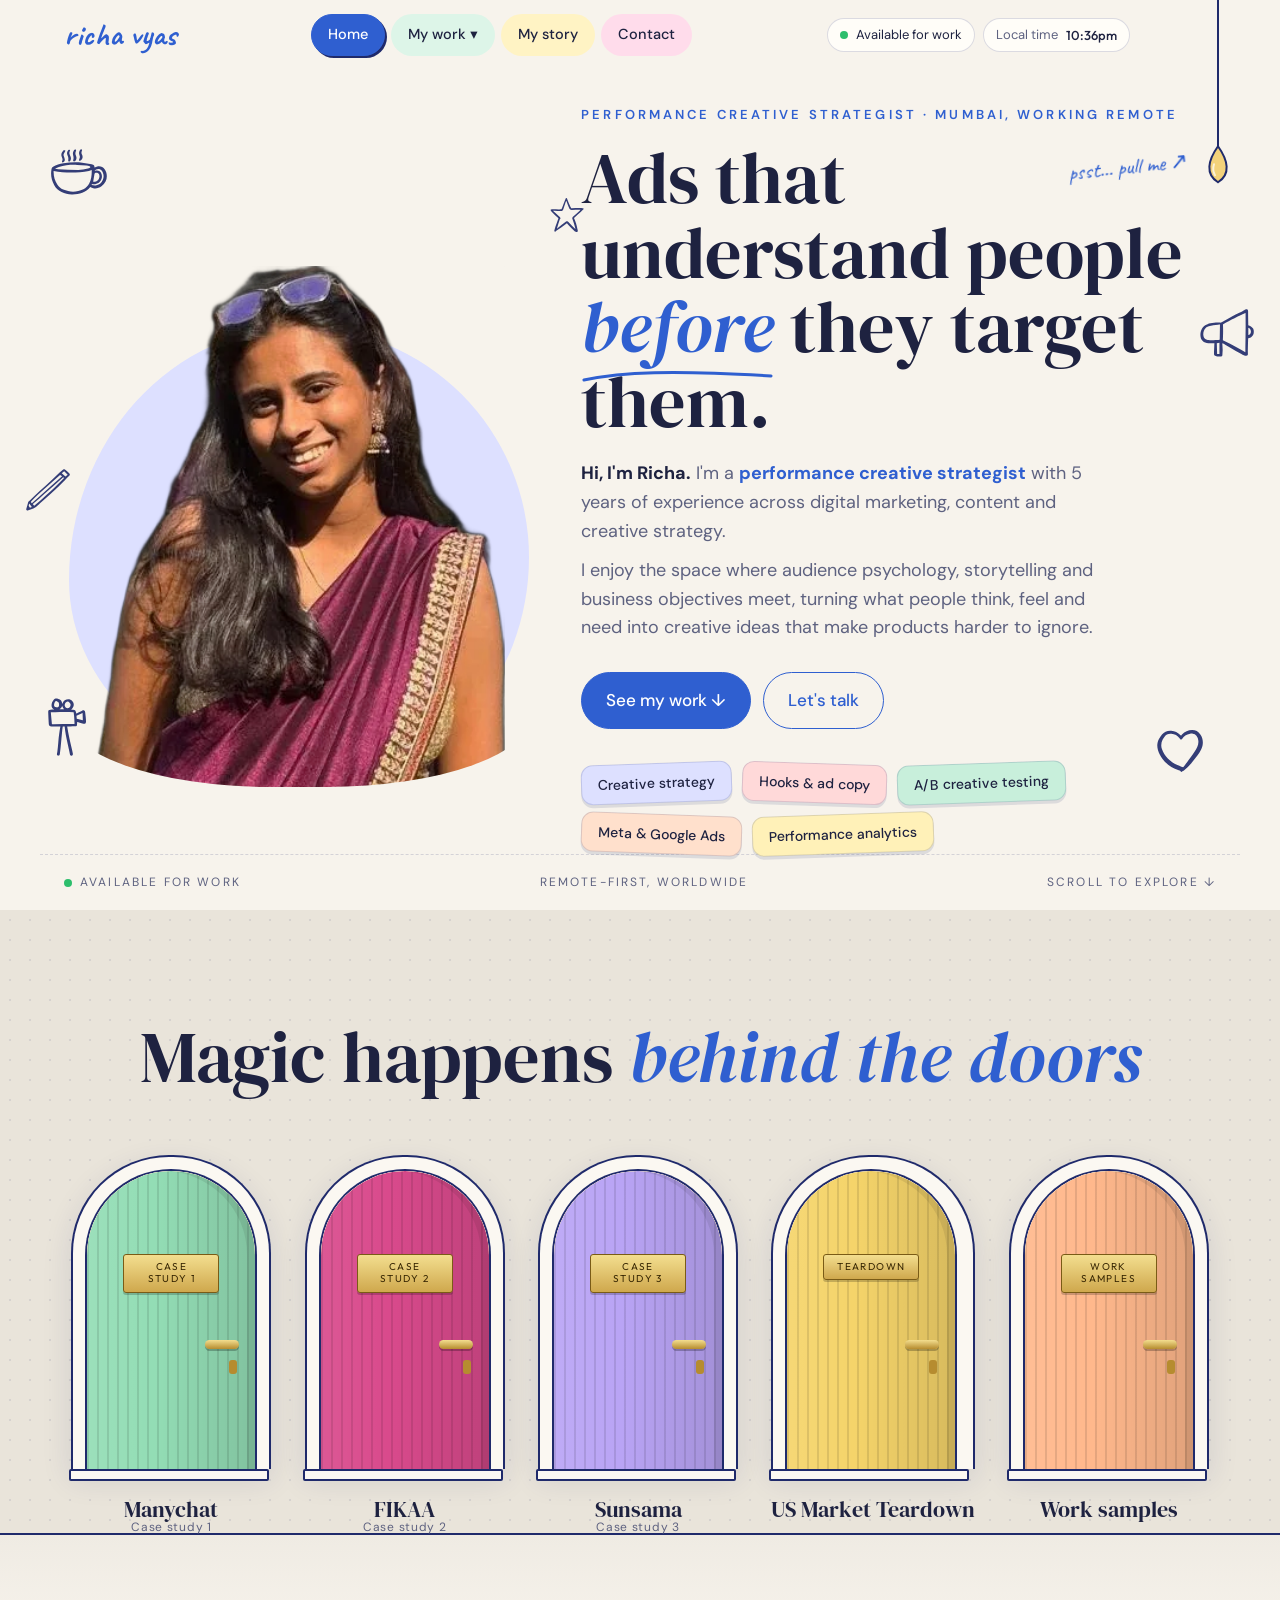
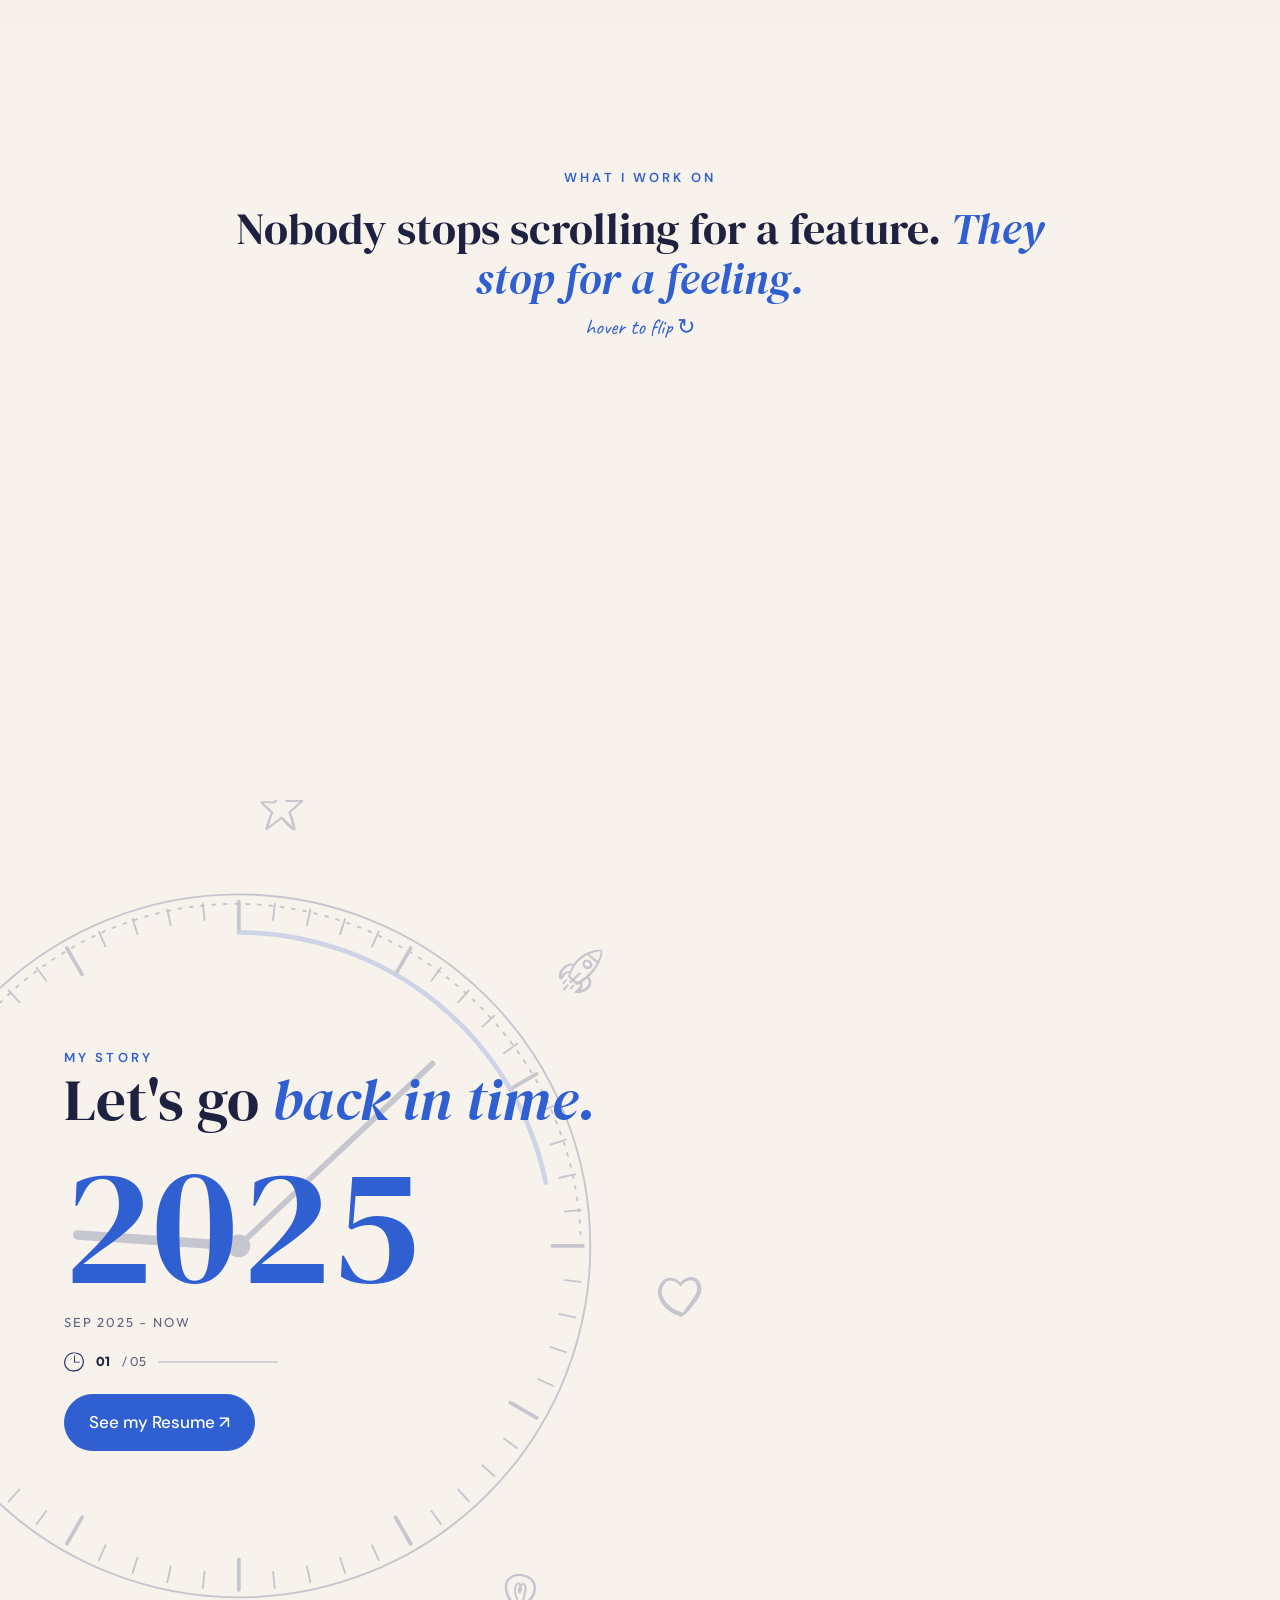
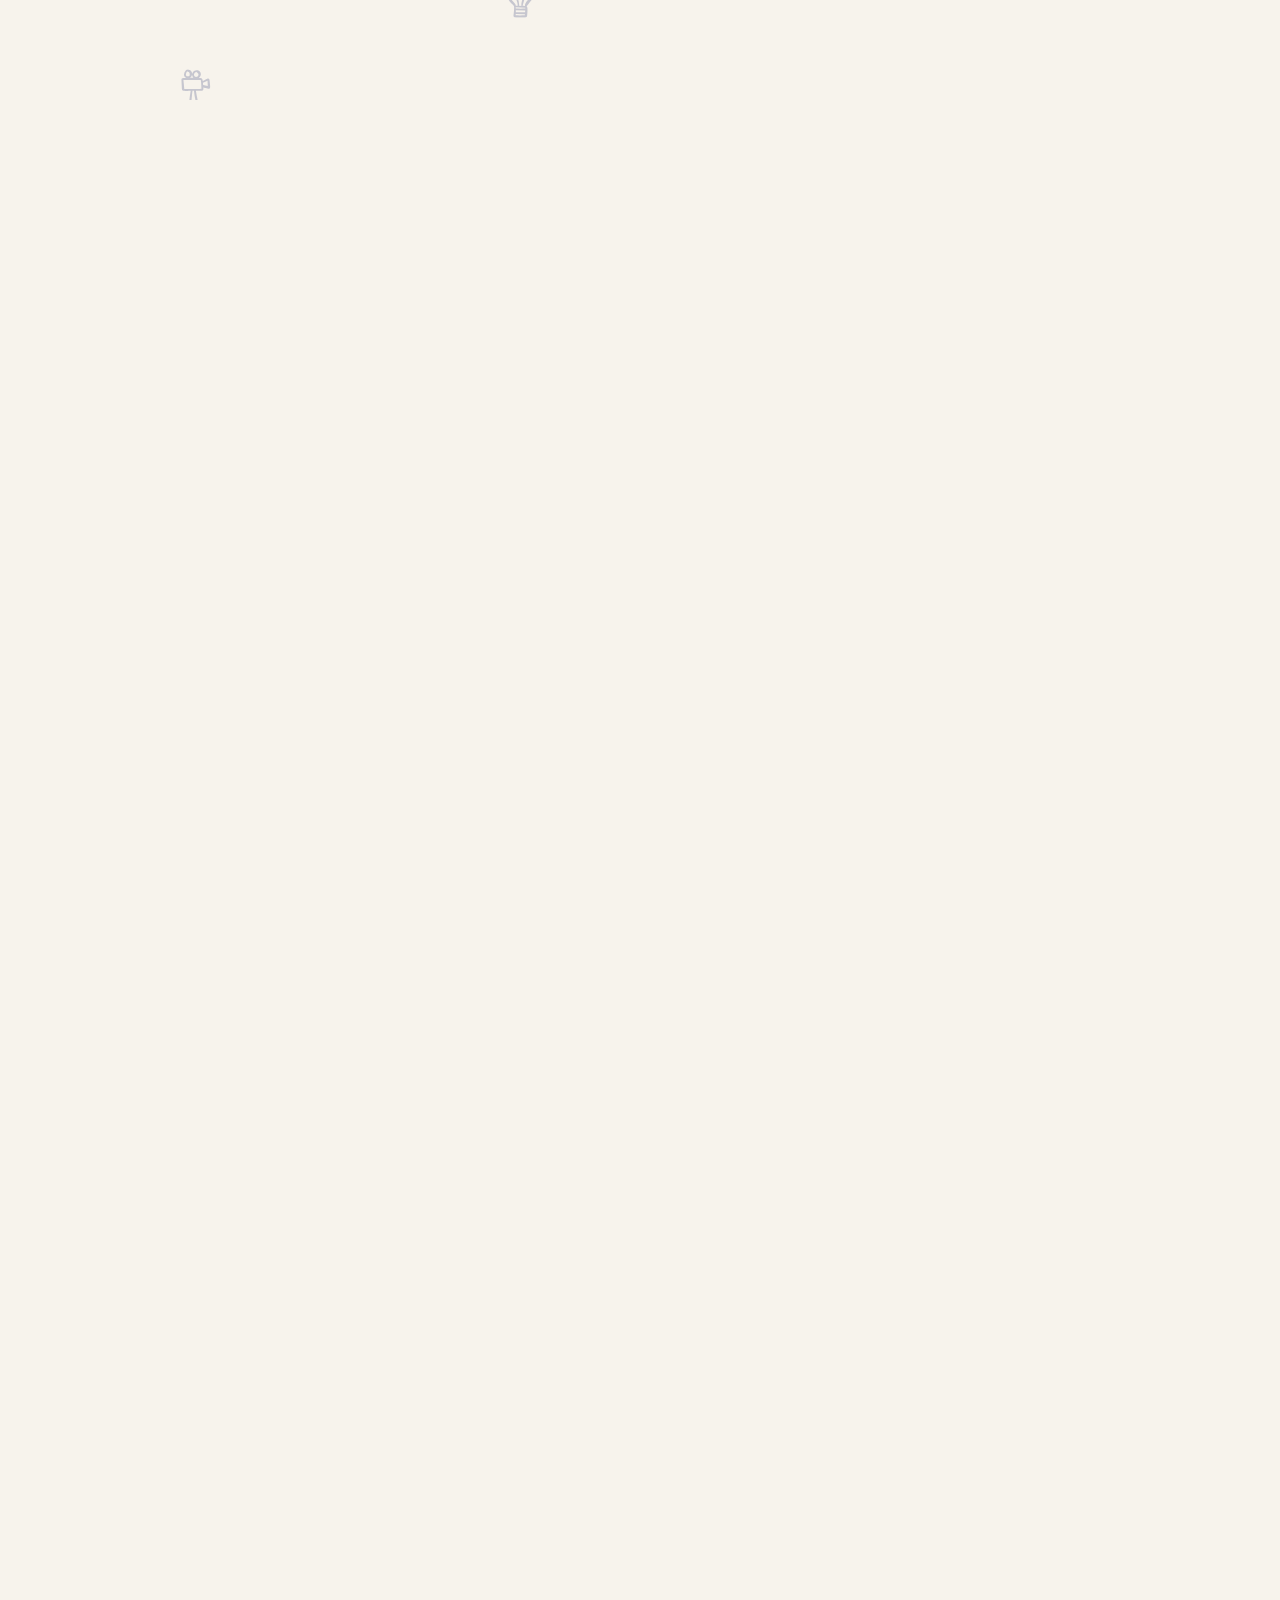
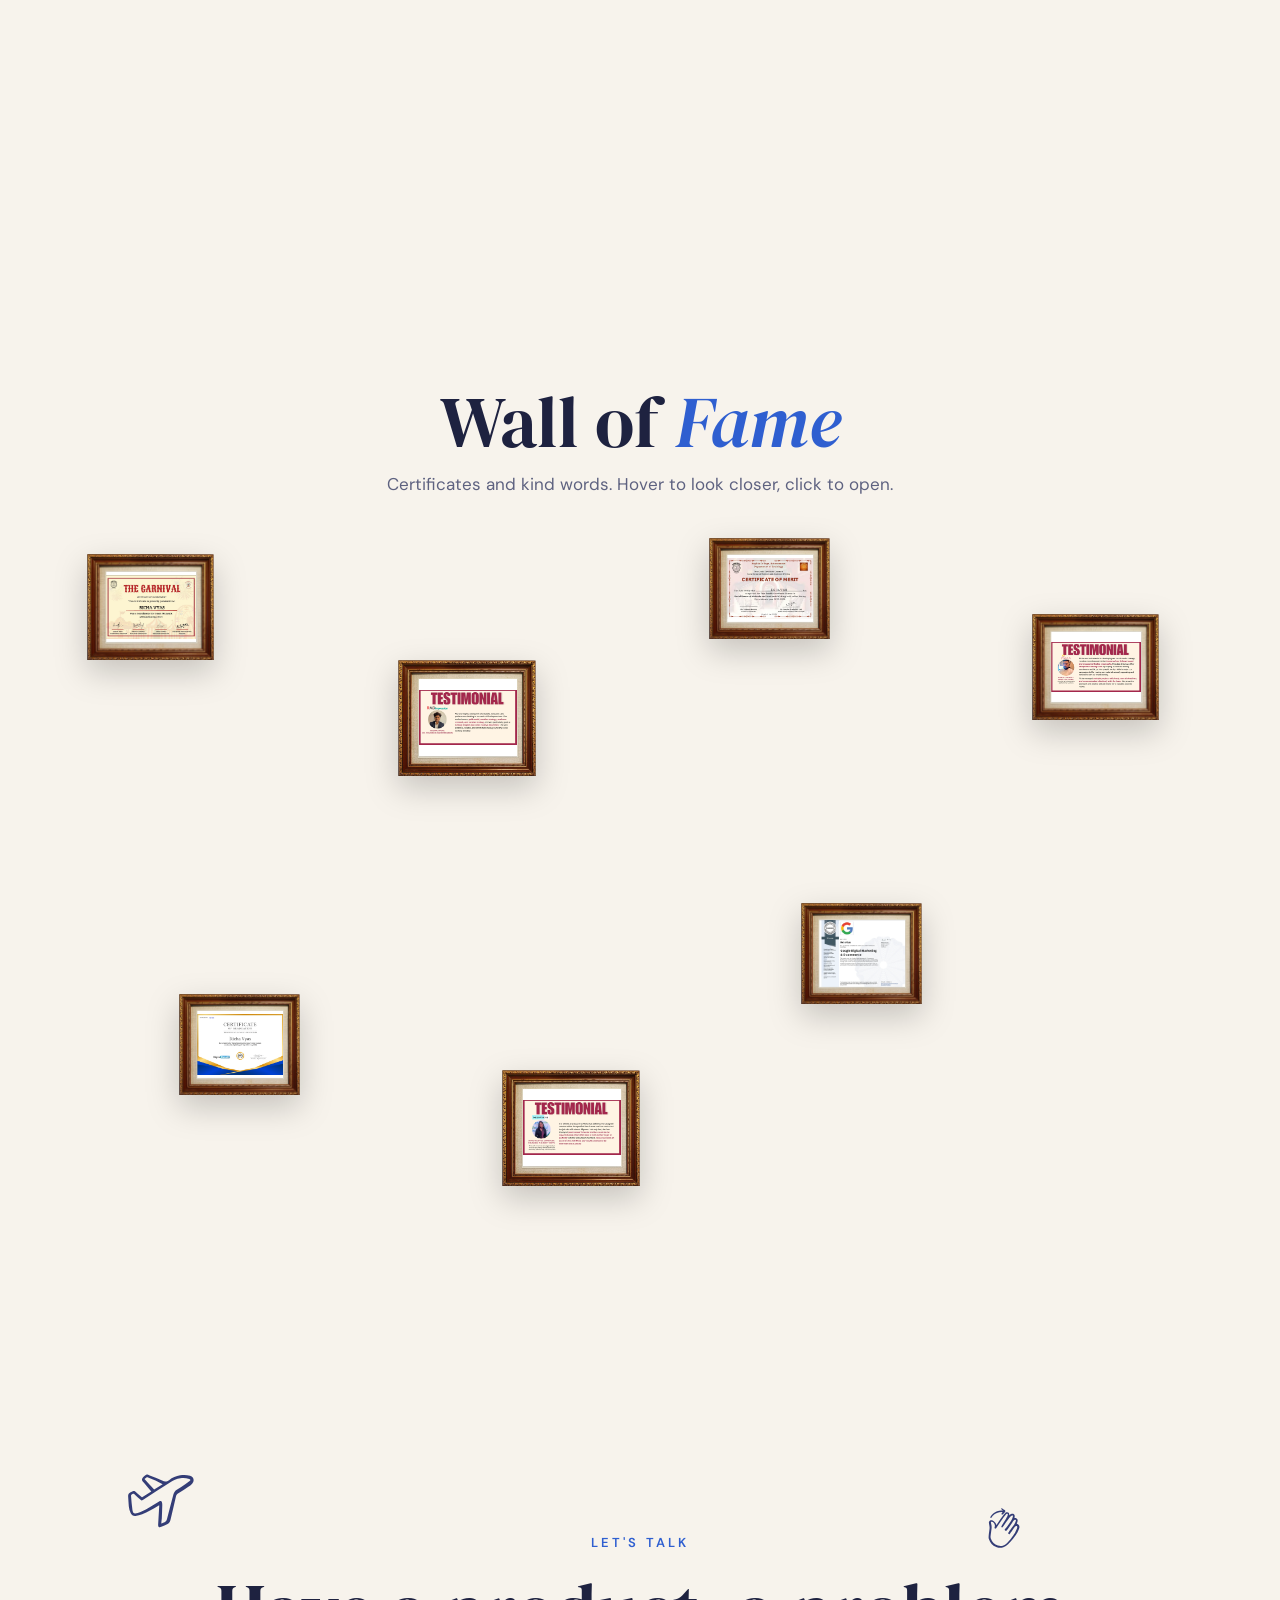
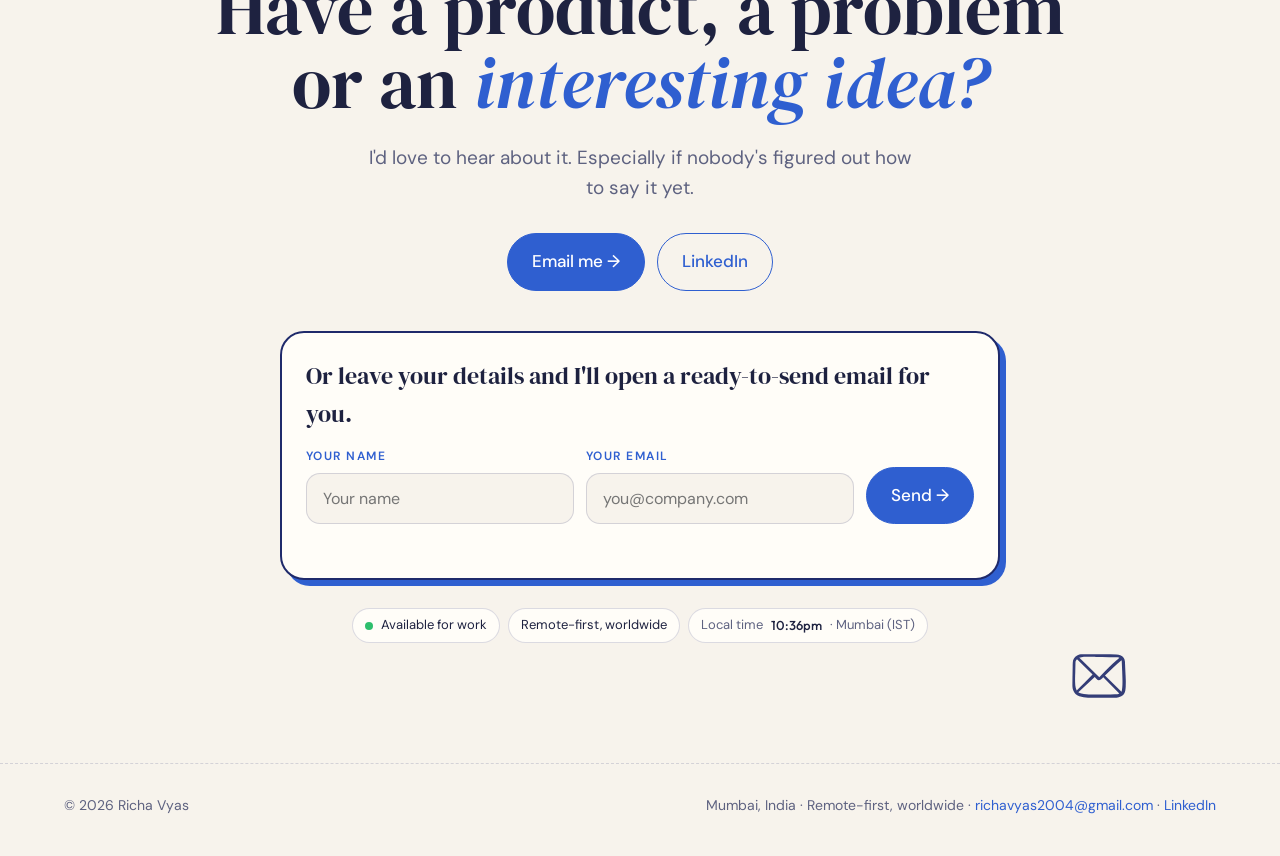
<file: index.html>
<!doctype html>
<html lang="en">
<head>
<meta charset="utf-8">
<meta name="viewport" content="width=device-width, initial-scale=1">
<title>Richa Vyas · Performance Creative Strategist</title>
<meta name="description" content="Ads that understand people before they target them. Performance creative strategist, Mumbai, remote-first.">
<link rel="preconnect" href="https://fonts.googleapis.com"><link rel="preconnect" href="https://fonts.gstatic.com" crossorigin>
<link href="https://fonts.googleapis.com/css2?family=Instrument+Serif:ital@0;1&family=DM+Sans:opsz,wght@9..40,400;9..40,500;9..40,600&family=DM+Mono:wght@400;500&family=Caveat:wght@500;700&display=swap" rel="stylesheet">
<script>try{const t=localStorage.getItem("theme");if(t)document.documentElement.dataset.theme=t}catch(e){}</script>
<link rel="stylesheet" href="assets/site.css">
<style>
/* ---------- hero ---------- */
.hero{min-height:100vh;padding:100px 0 0;display:flex;flex-direction:column;overflow:hidden}
.hero-grid{flex:1;display:grid;grid-template-columns:.85fr 1.15fr;gap:48px;align-items:center;width:100%}
.photo{position:relative;display:flex;justify-content:center;align-items:flex-end;height:min(70vh,620px)}
.photo .blob{position:absolute;bottom:0;left:50%;width:min(100%,460px);aspect-ratio:1;translate:-50% 0;border-radius:50% 50% 46% 54%/55% 50% 50% 45%;background:var(--lav)}
:root[data-theme="dark"] .photo .blob{background:#2A3266}
.photo .zoom{position:relative;height:100%;display:flex;align-items:flex-end;padding:0 6%;cursor:zoom-in;border-radius:0 0 44% 44%/0 0 12% 12%;overflow:hidden}
.photo img{height:84%;width:auto;transition:transform .6s cubic-bezier(.2,.8,.2,1);transform-origin:50% 100%}
.photo .zoom:hover img{transform:scale(1.1)}
.hero h1{font-size:clamp(44px,5.6vw,80px);margin:14px 0 20px}
.hero h1 .ul{position:relative;white-space:nowrap}
.hero h1 .ul svg{position:absolute;left:0;bottom:-10px;width:100%;height:18px;fill:none;stroke:var(--blue);stroke-width:3;stroke-linecap:round}
.hero p.sub{max-width:540px;color:var(--muted);font-size:18px}
.stickers{display:flex;flex-wrap:wrap;gap:10px;margin-top:34px;max-width:560px}
.stk{padding:8px 16px;border-radius:12px;font-size:14px;font-weight:500;color:var(--on-pastel);border:1.5px solid rgba(31,42,107,.15);box-shadow:0 3px 0 rgba(31,42,107,.12);transition:transform .25s}
.stk:nth-child(odd){transform:rotate(-2deg)}.stk:nth-child(even){transform:rotate(2deg)}
.stk:hover{transform:rotate(0) scale(1.08)}
.hero-bar{display:flex;justify-content:space-between;align-items:center;gap:16px;padding:18px 24px;border-top:1.5px dashed var(--line);font-size:12px;letter-spacing:.18em;text-transform:uppercase;color:var(--muted);max-width:1200px;margin:0 auto;width:100%;flex-wrap:wrap}
.hero-bar span{display:inline-flex;align-items:center;gap:8px}



/* ---------- doors ---------- */
.doors{background:var(--wall);padding:110px 0 0;overflow:hidden}
.doors__tex{position:absolute;inset:0;background-image:radial-gradient(var(--line) 1px,transparent 1px);background-size:20px 20px;opacity:.6}
.doors__wall{position:relative;transform-origin:50% 60%;will-change:transform}
.doors h2{text-align:center;position:relative}
.doors__hint{display:none;text-align:center;font-family:var(--hand);font-size:22px;color:var(--blue)}
.doors__row{list-style:none;display:flex;justify-content:center;align-items:flex-end;gap:clamp(16px,2.6vw,36px);margin-top:60px;position:relative;padding:0 24px}
.unit{--w:172px;--h:300px;position:relative;transition:opacity .45s,filter .45s,transform .45s}
.doors__row:has(.unit:hover) .unit:not(:hover){opacity:.38;filter:saturate(.5) blur(.6px)}
.unit:hover{transform:translateY(-6px)}
.doorway{display:block;position:relative;cursor:pointer}
.casing{display:block;padding:12px 12px 0;background:var(--casing);border:2px solid var(--ink);border-bottom:0;border-radius:calc(var(--w)/2 + 12px) calc(var(--w)/2 + 12px) 0 0;box-shadow:0 10px 30px rgba(31,42,107,.12)}
.opening{display:block;position:relative;width:var(--w);height:var(--h);border-radius:calc(var(--w)/2) calc(var(--w)/2) 0 0;overflow:hidden;perspective:900px;border:2px solid var(--ink);border-bottom:0}
.room{position:absolute;inset:0;background:radial-gradient(ellipse at 50% 70%,#FFFFFF 0%,#FFF6DD 45%,#FFE2A8 100%)}
.door{position:absolute;inset:0;background:var(--door);transform-origin:left center;transition:transform 1s cubic-bezier(.55,.05,.2,1);background-image:repeating-linear-gradient(90deg,rgba(0,0,0,.1) 0 2px,transparent 2px 10px),linear-gradient(90deg,rgba(255,255,255,.08),transparent 40%,rgba(0,0,0,.12));border-radius:inherit;box-shadow:inset -8px 0 0 rgba(0,0,0,.08)}
.plate{position:absolute;left:50%;top:28%;translate:-50% 0;padding:6px 10px;min-width:96px;text-align:center;background:linear-gradient(#F3DE8F,#CFA84D);border:1.5px solid #7A5B16;border-radius:3px;font-family:var(--mono);font-size:10px;letter-spacing:.14em;text-transform:uppercase;color:#3B2A05;line-height:1.25;box-shadow:0 2px 0 rgba(0,0,0,.2)}
.handle{position:absolute;right:16px;top:57%;width:34px;height:40px}
.handle__lever{position:absolute;right:0;top:0;width:34px;height:9px;border-radius:5px;background:linear-gradient(#F3DE8F,#B68C2F);transform-origin:right center;transition:transform .3s cubic-bezier(.3,1.5,.5,1);box-shadow:0 2px 0 rgba(0,0,0,.25)}
.handle__lock{position:absolute;right:2px;top:20px;width:8px;height:14px;border-radius:3px;background:#B68C2F}
.enter{position:absolute;left:50%;top:44%;translate:-50% 0;background:rgba(16,20,43,.85);color:#fff;font-size:11px;padding:5px 10px;border-radius:999px;white-space:nowrap;opacity:0;transform:translateY(6px);transition:.3s}
.unit:hover .enter{opacity:1;transform:none}
.sill{display:block;height:12px;width:calc(var(--w) + 28px);margin-left:-2px;background:var(--casing);border:2px solid var(--ink);border-radius:2px}
.pool{position:absolute;left:50%;bottom:-60px;width:calc(var(--w)*1.8);height:80px;translate:-50% 0;background:radial-gradient(ellipse at 50% 0,rgba(255,236,180,.9),transparent 70%);opacity:0;transition:opacity .8s;pointer-events:none}
.dlabel{text-align:center;margin-top:16px;font-family:var(--serif);font-size:22px;line-height:1.1}
.dlabel small{display:block;font-family:var(--sans);font-size:12px;color:var(--muted);letter-spacing:.06em}
.doors__floor{height:110px;margin-top:-1px;background:linear-gradient(var(--bg2),var(--bg));border-top:2px solid var(--ink)}
.dinfo{position:absolute;z-index:4;width:270px;padding:20px 22px;background:var(--surface);border:2px solid var(--ink);border-radius:18px;box-shadow:6px 6px 0 var(--ink);opacity:0;transform:translateY(8px);transition:opacity .3s,transform .3s;pointer-events:none}
.dinfo.on{opacity:1;transform:none}
.dinfo h3{font-size:28px}
.dinfo .t{font-family:var(--mono);font-size:11px;letter-spacing:.12em;text-transform:uppercase;color:var(--muted);margin:2px 0 10px}
.dinfo ul{list-style:none;font-size:14px;display:grid;gap:6px}
.dinfo li{display:flex;gap:8px;align-items:flex-start}
.dinfo li::before{content:"✓";flex:none;width:18px;height:18px;border-radius:50%;background:var(--mint);color:var(--on-pastel);font-size:11px;display:grid;place-items:center;margin-top:2px}
.unit.is-opening .handle__lever{transform:rotate(38deg)}
.unit.is-opening .door{transform:rotateY(-82deg)}
.unit.is-opening .pool{opacity:1}
.doors.entering .unit:not(.is-opening){opacity:.25}
.doors.entering .dinfo{opacity:0}
.doors__wall.zoom{transition:transform 1.25s cubic-bezier(.7,0,.2,1)}
.veil{position:fixed;inset:0;z-index:250;background:#FFFDF6;opacity:0;pointer-events:none;transition:opacity .45s}
.veil.on{opacity:1}

/* ---------- what I work on: flip cards ---------- */
.work{padding:120px 0 110px;text-align:center}
.work .lead{font-family:var(--serif);font-size:clamp(28px,3.4vw,44px);line-height:1.15;max-width:820px;margin:14px auto 6px}
.work .hint{font-family:var(--hand);font-size:22px;color:var(--blue)}
.flips{display:grid;grid-template-columns:repeat(4,1fr);gap:18px;margin-top:44px;text-align:left}
.flip{perspective:1000px;min-height:300px}
.flip__in{position:relative;height:100%;min-height:300px;transition:transform .8s cubic-bezier(.3,1.2,.4,1);transform-style:preserve-3d}
.flip:hover .flip__in,.flip:focus-within .flip__in{transform:rotateY(180deg)}
.flip__f,.flip__b{position:absolute;inset:0;backface-visibility:hidden;-webkit-backface-visibility:hidden;border:2px solid var(--ink);border-radius:22px;padding:24px;display:flex;flex-direction:column;gap:12px;color:var(--on-pastel)}
.flip__f{background:var(--fc)}
.flip__f .ic{width:52px;height:52px;color:#1F2A6B}
.flip__f h3{font-family:var(--sans);font-weight:600;font-size:21px;line-height:1.2}
.flip__f p{font-size:15px}
.flip__b{transform:rotateY(180deg);background:var(--blue);color:#fff;justify-content:center;font-family:var(--serif);font-size:26px;line-height:1.2;box-shadow:6px 6px 0 var(--ink)}
:root[data-theme="dark"] .flip__b{color:#10142B}

/* ---------- timeline ---------- */
.story__track{height:calc(var(--n) * 75vh + 100vh)}
.story__pin{position:sticky;top:0;height:100vh;overflow:hidden}
.story__stage{position:relative;height:100%;display:grid;grid-template-columns:1fr 1.05fr;gap:60px;align-items:center}
.story__clock{position:relative}
.dial{position:absolute;left:50%;top:50%;width:min(92vh,760px);aspect-ratio:1;translate:-62% -50%;pointer-events:none;color:var(--ink);opacity:.22}
:root[data-theme="dark"] .dial{opacity:.3}
.dial svg{width:100%;height:100%;overflow:visible}
.dial .ring{fill:none;stroke:currentColor;stroke-width:2;stroke-linecap:round}
.dial .prog{fill:none;stroke:var(--c);transition:stroke .6s;stroke-width:5;stroke-linecap:round;opacity:.9}
.dial .hand{stroke:currentColor;stroke-linecap:round;transform-origin:400px 400px}
.orbit{position:absolute;inset:0;transform-origin:50% 50%}
.orbit .ic{position:absolute;width:44px;height:44px;margin:-22px 0 0 -22px}
.story__in{position:relative}
.story__h{font-size:clamp(38px,4.6vw,60px)}
.story__pin{--c:var(--blue)}
.story__yr{display:flex;font-family:var(--serif);font-size:clamp(90px,13vw,180px);line-height:1;margin:12px 0 4px;color:var(--c);transition:color .6s}
.dg{display:inline-block;height:1em;overflow:hidden}
.dg__c{display:block;transition:transform .7s cubic-bezier(.6,0,.2,1)}
.dg__c i{display:block;height:1em;font-style:normal;line-height:1}
.story__when{font-family:var(--mono);font-size:13px;letter-spacing:.14em;text-transform:uppercase;color:var(--muted)}
.story__meter{display:flex;align-items:center;gap:12px;margin-top:18px;font-family:var(--mono);font-size:13px}
.story__meter .ic{width:20px;height:20px}
.story__bar{width:120px;height:2px;background:var(--line);position:relative;overflow:hidden;border-radius:2px}
.story__bar i{position:absolute;inset:0;background:var(--blue);transform-origin:left;transform:scaleX(0)}
.story__list{position:relative;height:100%;overflow:hidden;-webkit-mask:linear-gradient(transparent,#000 9%,#000 91%,transparent);mask:linear-gradient(transparent,#000 9%,#000 91%,transparent)}
.story__rail{position:absolute;left:0;top:0;bottom:0;width:2px;background:var(--line)}
.story__fill{position:absolute;left:0;top:0;width:2px;height:0;background:var(--c);transition:background .6s}
.story__dot{position:absolute;left:-9px;top:0;width:20px;height:20px;border-radius:50%;background:var(--c);border:4px solid var(--bg);box-shadow:0 0 0 2px var(--c),0 0 0 8px color-mix(in srgb,var(--c) 22%,transparent);margin-top:-10px;transition:background .6s,box-shadow .6s;z-index:2}
.story__items{position:absolute;left:0;right:0;top:0;will-change:transform}
.story__cta{margin-top:22px}
.item{padding:0 0 64px 36px;opacity:.28;transition:opacity .5s}
.item.on{opacity:1}
.item .w{font-family:var(--mono);font-size:12px;letter-spacing:.14em;text-transform:uppercase;color:var(--muted)}
.item h3{font-family:var(--serif);font-weight:400;font-size:clamp(38px,4vw,54px);margin:4px 0 4px;line-height:1;color:var(--c)}
.item .w{color:var(--c)!important;font-weight:500}
.item .r{font-size:14px;color:var(--muted);margin-bottom:12px}
.item ul{list-style:none;display:grid;gap:8px}
.item li{display:flex;align-items:baseline;gap:12px;font-size:15px;color:var(--muted)}
.item li b{font-family:var(--serif);font-weight:400;font-size:30px;color:var(--text);min-width:96px;line-height:1}

/* ---------- wall of fame: plain wall, small frames, spaced apart (from reference) ---------- */
.fame{padding:110px 0 90px;overflow:hidden}
.fame h2,.fame .sub{text-align:center;position:relative;z-index:3}
.fame .sub{color:var(--muted);margin-top:12px}
.board{position:relative;z-index:2;height:760px;margin-top:40px}
.pf{position:absolute;cursor:zoom-in;transition:filter .4s;will-change:transform;filter:drop-shadow(0 12px 16px rgba(0,0,0,.2))}
.pf .pf__s{position:relative;transition:transform .45s cubic-bezier(.2,.8,.2,1)}
.pf:hover{z-index:5;filter:drop-shadow(0 22px 30px rgba(0,0,0,.28))}
.pf:hover .pf__s{transform:scale(1.18)}
.pf img.fr{position:relative;width:100%;height:auto;z-index:2;pointer-events:none}
.pf__in{position:absolute;left:14.9%;top:16.5%;width:71.3%;height:66.8%;z-index:1;background:#FBF8F1;display:flex;flex-direction:column;align-items:center;justify-content:center;text-align:center;padding:6px;color:#1E2240;gap:2px;overflow:hidden}
.pf__in .ic{width:34%;height:auto;aspect-ratio:1;color:#2F5FD0;opacity:.6}
.pf__in b{font-family:var(--serif);font-weight:400;font-size:clamp(12px,1vw,15px);line-height:1.1}
.pf__in small{font-size:9px;letter-spacing:.12em;text-transform:uppercase;color:#6B6F8A}
.pf__in img{width:100%;height:100%;object-fit:contain;background:#fff}
.pf__in.has-img{padding:0}
.lightbox .pf{position:relative;cursor:default;width:100%;filter:none}
.lightbox .pf:hover .pf__s{transform:none}
.lightbox .pf__in b{font-size:30px}.lightbox .pf__in small{font-size:13px}

/* ---------- contact ---------- */
.contact{padding:140px 0 120px;text-align:center;overflow:hidden}
.contact h2{max-width:900px;margin:16px auto 22px}
.contact p{max-width:560px;margin:0 auto;color:var(--muted);font-size:19px}
.contact .btns{justify-content:center}
.mail{max-width:720px;margin:40px auto 0;padding:24px;border:2px solid var(--ink);border-radius:24px;background:var(--surface);box-shadow:6px 6px 0 var(--blue);text-align:left}
.mail__t{font-family:var(--serif);font-size:24px!important;color:var(--text)!important;margin:0 0 14px!important;max-width:none!important}
.mail__row{display:grid;grid-template-columns:1fr 1fr auto;gap:12px;align-items:end}
.mail label span{display:block;font-size:12px;letter-spacing:.12em;text-transform:uppercase;color:var(--blue);font-weight:600;margin-bottom:6px}
.mail input{width:100%;font:inherit;font-size:16px;padding:12px 16px;border-radius:14px;border:1.5px solid var(--line);background:var(--bg);color:var(--text)}
.mail input:focus{outline:2px solid var(--blue);outline-offset:1px}
.mail .btn{margin:0;justify-content:center}
.mail__msg{font-size:15px!important;margin:12px 0 0!important;min-height:1.2em;max-width:none!important}
@media (max-width:700px){.mail__row{grid-template-columns:1fr}}
.contact .chips{justify-content:center;margin-top:28px;flex-wrap:wrap}

@media (max-width:900px){
  .hero-grid{grid-template-columns:1fr;gap:20px}
  .photo{height:400px;order:2}
  .doors__hint{display:block;margin-top:8px}
  .doors__row{justify-content:flex-start;overflow-x:auto;scroll-snap-type:x mandatory;padding:20px 24px 10px;scrollbar-width:none}
  .unit{scroll-snap-align:center;flex:none}
  .dinfo{display:none}
  .story__stage{grid-template-columns:1fr;grid-template-rows:auto 1fr;gap:10px;padding-top:90px}
  .story__yr{font-size:84px}
  .dial{translate:-50% -50%;width:110vw;opacity:.12}
  .board{height:auto;display:grid;grid-template-columns:1fr 1fr;gap:26px;padding:0 24px}
  .pf{position:relative!important;left:auto!important;top:auto!important;width:auto!important;transform:none!important}
  .flips{grid-template-columns:1fr 1fr}
}
@media (max-width:520px){.flips{grid-template-columns:1fr}.unit{--w:150px;--h:260px}.hero .doodle{opacity:.25;transform:scale(.7)}}
</style>
</head>
<body data-page="home">
<script src="assets/doodles.js"></script>

<main>
<!-- HERO -->
<header class="hero" id="home">
  <svg class="doodle ic" style="top:16%;left:4%;width:56px;height:56px"><use href="#i-coffee-cup-1"/></svg>
  <svg class="doodle ic" style="top:22%;left:43%;width:34px;height:34px;animation-delay:-2s"><use href="#i-star"/></svg>
  <svg class="doodle ic" style="bottom:16%;left:3%;width:58px;height:58px;animation-delay:-3s"><use href="#i-camera"/></svg>
  <svg class="doodle ic" style="top:34%;right:2%;width:54px;height:54px;animation-delay:-1s"><use href="#i-megaphone"/></svg>
  <svg class="doodle ic" style="bottom:14%;right:6%;width:46px;height:46px;animation-delay:-4s"><use href="#i-heart"/></svg>
  <svg class="doodle ic" style="bottom:28%;left:37%;width:40px;height:40px;animation-delay:-5s"><use href="#i-bulb"/></svg>
  <svg class="doodle ic" style="top:52%;left:2%;width:44px;height:44px;animation-delay:-2.5s"><use href="#i-pencil"/></svg>

  <div class="wrap hero-grid">
    <div class="photo reveal">
      <div class="blob"></div>
      <div class="zoom" id="zoom"><img src="assets/me.png" alt="Richa Vyas smiling, in a purple saree"></div>
    </div>
    <div class="reveal">
      <span class="eyebrow">Performance Creative Strategist · Mumbai, working remote</span>
      <h1>Ads that understand people <span class="ul"><em>before</em><svg viewBox="0 0 200 18" preserveAspectRatio="none"><path d="M3 12c40-8 90-10 194-4"/></svg></span> they target them.</h1>
      <p class="sub"><b style="color:var(--text)">Hi, I'm Richa.</b> I'm a <b style="color:var(--blue)">performance creative strategist</b> with 5 years of experience across digital marketing, content and creative strategy.</p>
      <p class="sub" style="margin-top:10px">I enjoy the space where audience psychology, storytelling and business objectives meet, turning what people think, feel and need into creative ideas that make products harder to ignore.</p>
      <div class="btns">
        <a class="btn solid" href="#works">See my work ↓</a>
        <a class="btn ghost" href="#contact">Let's talk</a>
      </div>
      <div class="stickers">
        <span class="stk" style="background:var(--lav)">Creative strategy</span>
        <span class="stk" style="background:var(--pink)">Hooks &amp; ad copy</span>
        <span class="stk" style="background:var(--mint)">A/B creative testing</span>
        <span class="stk" style="background:var(--peach)">Meta &amp; Google Ads</span>
        <span class="stk" style="background:var(--butter)">Performance analytics</span>
      </div>
    </div>
  </div>
  <div class="hero-bar">
    <span><i class="live"></i>Available for work</span>
    <span>Remote-first, worldwide</span>
    <span>Scroll to explore ↓</span>
  </div>
</header>

<!-- DOORS -->
<section class="doors" id="works">
  <div class="doors__tex" aria-hidden="true"></div>
  <div class="doors__wall" id="wallZoom">
    <h2>Magic happens <em>behind the doors</em></h2>
    <p class="doors__hint">swipe along the wall →</p>
    <ul class="doors__row" id="doorRow"></ul>
    <div class="dinfo" id="dinfo" aria-live="polite"><h3></h3><p class="t"></p><ul></ul></div>
    <div class="doors__floor"></div>
  </div>
</section>
<div class="veil" id="veil"></div>

<!-- WHAT I WORK ON -->
<section class="work" id="skills">
  <div class="wrap">
    <span class="eyebrow reveal">What I work on</span>
    <p class="lead reveal">Nobody stops scrolling for a feature. <em>They stop for a feeling.</em></p>
    <p class="hint reveal">hover to flip ↻</p>
    <div class="flips">
      <div class="flip reveal" tabindex="0" style="--fc:var(--lav)"><div class="flip__in">
        <div class="flip__f"><svg class="ic"><use href="#i-target"/></svg><h3>Creative Strategy</h3><p>Understanding audiences, identifying pain points and uncovering the angles that make a product relevant.</p></div>
        <div class="flip__b">People don't buy products. They buy the version of themselves that product promises.</div></div></div>
      <div class="flip reveal" tabindex="0" style="--fc:var(--mint)"><div class="flip__in">
        <div class="flip__f"><svg class="ic"><use href="#i-megaphone"/></svg><h3>Campaign Strategy</h3><p>Connecting creative ideas to campaign objectives, audiences, funnels and business goals.</p></div>
        <div class="flip__b">The right message at the wrong moment is still the wrong message.</div></div></div>
      <div class="flip reveal" tabindex="0" style="--fc:var(--pink)"><div class="flip__in">
        <div class="flip__f"><svg class="ic"><use href="#i-pencil"/></svg><h3>Ad Concepts &amp; Copywriting</h3><p>Developing hooks, concepts, messaging and scripts that communicate product value in interesting ways.</p></div>
        <div class="flip__b">Great copy doesn't sound clever. It sounds like the customer's own thoughts.</div></div></div>
      <div class="flip reveal" tabindex="0" style="--fc:var(--butter)"><div class="flip__in">
        <div class="flip__f"><svg class="ic"><use href="#i-analytics"/></svg><h3>Creative Testing &amp; Analysis</h3><p>Thinking beyond the launch: evaluating what works, identifying patterns and finding opportunities to improve.</p></div>
        <div class="flip__b">Every ad is a guess until the audience answers. I just make sure I'm listening.</div></div></div>
    </div>
  </div>
</section>

<!-- TIMELINE -->
<section class="story" id="about">
  <div class="story__track" id="storyTrack">
    <div class="story__pin">
      <div class="wrap story__stage">
        <div class="story__clock">
          <div class="dial" aria-hidden="true">
            <svg viewBox="0 0 800 800">
              <circle class="ring" cx="400" cy="400" r="370"/>
              <path class="ring" d="M42 392c4-196 168-356 362-352 190 4 352 160 356 356" style="stroke-dasharray:3 9"/>
              <g id="ticks"></g>
              <circle class="prog" id="prog" cx="400" cy="400" r="330" pathLength="100" style="stroke-dasharray:0 100;transform:rotate(-90deg);transform-origin:400px 400px"/>
              <line class="hand" id="hH" x1="400" y1="400" x2="400" y2="230" style="stroke-width:10"/>
              <line class="hand" id="hM" x1="400" y1="400" x2="400" y2="120" style="stroke-width:6"/>
              <circle cx="400" cy="400" r="12" fill="currentColor"/>
            </svg>
            <div class="orbit" id="orbit"></div>
          </div>
          <div class="story__in">
            <p class="eyebrow">My story</p>
            <h2 class="story__h">Let's go <em>back in time.</em></h2>
            <div class="story__yr" id="yr" aria-hidden="true"></div>
            <p class="story__when" id="when"></p>
            <div class="story__meter"><svg class="ic"><use href="#i-clock"/></svg><b id="idx">01</b><span style="color:var(--muted)">/ <span id="tot"></span></span><span class="story__bar"><i id="bar"></i></span></div>
            <a class="btn solid story__cta" href="assets/docs/richa-vyas-resume.pdf" target="_blank" rel="noopener">See my Resume ↗</a>
          </div>
        </div>
        <div class="story__list">
          <div class="story__rail"></div><div class="story__fill" id="sfill"></div><div class="story__dot" id="sdot"></div>
          <div class="story__items" id="items"></div>
        </div>
      </div>
    </div>
  </div>
</section>

<!-- WALL OF FAME -->
<section class="fame" id="wall">
  <h2 class="reveal">Wall of <em>Fame</em></h2>
  <p class="sub reveal">Certificates and kind words. Hover to look closer, click to open.</p>
  <div class="wrap"><div class="board" id="board"></div></div>
</section>

<!-- CONTACT -->
<section class="contact" id="contact">
  <svg class="doodle ic" style="top:80px;left:10%;width:66px;height:66px"><use href="#i-plane"/></svg>
  <svg class="doodle ic" style="bottom:60px;right:12%;width:54px;height:54px;animation-delay:-3s"><use href="#i-mail"/></svg>
  <svg class="doodle ic" style="top:120px;right:20%;width:40px;height:40px;animation-delay:-1s"><use href="#i-wave-right"/></svg>
  <div class="wrap reveal">
    <span class="eyebrow">Let's talk</span>
    <h2>Have a product, a problem or an <em>interesting idea?</em></h2>
    <p>I'd love to hear about it. Especially if nobody's figured out how to say it yet.</p>
    <div class="btns">
      <a class="btn solid" href="mailto:richavyas2004@gmail.com">Email me →</a>
      <a class="btn ghost" href="https://www.linkedin.com/in/vyas-richa/" target="_blank" rel="noopener">LinkedIn</a>
    </div>
    <form class="mail" id="mailForm">
      <p class="mail__t">Or leave your details and I'll open a ready-to-send email for you.</p>
      <div class="mail__row">
        <label><span>Your name</span><input name="name" required autocomplete="name" placeholder="Your name"></label>
        <label><span>Your email</span><input name="email" type="email" required autocomplete="email" placeholder="you@company.com"></label>
        <button class="btn solid" type="submit">Send →</button>
      </div>
      <input type="text" name="_honey" tabindex="-1" autocomplete="off" style="display:none">
      <p class="mail__msg" id="mailMsg" aria-live="polite"></p>
    </form>
    <div class="chips">
      <span class="chip"><i class="live"></i>Available for work</span>
      <span class="chip">Remote-first, worldwide</span>
      <span class="chip"><span class="lbl">Local time</span><b class="clock">--:--</b><span class="lbl">· Mumbai (IST)</span></span>
    </div>
  </div>
</section>
</main>

<script src="assets/site.js"></script>
<script>

/* ---------- contact form: opens a ready-to-send email (Gmail, or any mail app). No third-party service. ---------- */
(()=>{const f=$("#mailForm"),m=$("#mailMsg");if(!f)return;
  const TO="richavyas2004@gmail.com";
  f.addEventListener("submit",e=>{e.preventDefault();
    const d=new FormData(f),name=(d.get("name")||"").trim(),email=(d.get("email")||"").trim();
    const su="Portfolio enquiry from "+name;
    const body="Hi Richa,\n\nI'm "+name+" ("+email+"). I saw your portfolio and would like to talk about:\n\n\n";
    const gmail="https://mail.google.com/mail/?view=cm&fs=1&to="+TO+"&su="+encodeURIComponent(su)+"&body="+encodeURIComponent(body);
    const mailto="mailto:"+TO+"?subject="+encodeURIComponent(su)+"&body="+encodeURIComponent(body);
    const w=window.open(gmail,"_blank");if(w)try{w.opener=null}catch(e){}
    m.innerHTML=(w?"Gmail opened in a new tab. Add a line and hit Send.":"Pop-up blocked.")+' Prefer another app? <a href="'+mailto+'" style="color:var(--blue);text-decoration:underline">Open your email app</a> or write to <a href="mailto:'+TO+'" style="color:var(--blue)">'+TO+'</a>.';
  })})();

/* ---------- doors ---------- */
const DOORS=[
  {c:"#93DDB5",soft:"#DDF5E8",plate:"Case study 1",name:"Manychat",title:"Every “price?” is a sale in progress",href:"case-study-1.html",pts:["Meta Ads creative strategy","$3,000 · 14-day test plan","3 static ad concepts"]},
  {c:"#D94A8C",soft:"#FFDCEB",plate:"Case study 2",name:"FIKAA",title:"10K signups and KYCs from a single ad campaign",href:"case-study-2.html",pts:["Live fintech campaign","₹34 digital-gold KYC offer","10,000+ signups in about a week"]},
  {c:"#B9A4F5",soft:"#ECE5FF",plate:"Case study 3",name:"Sunsama",title:"Six hours of meetings, a nine-hour to-do list",href:"case-study-3.html",pts:["Founder audience insight","$6,000 · 30-day plan","“Done for the Day” campaign"]},
  {c:"#F5D46A",soft:"#FFF3C4",plate:"Teardown",name:"US Market Teardown",title:"8 US SaaS brands, one frame each",href:"teardown.html",pts:["8 brands · 2 categories","The “proof object” framework","Static Meta ads decoded"]},
  {c:"#FFB88C",soft:"#FFE6D6",plate:"Work samples",name:"Work samples",title:"The wall of things I've made",href:"work-samples.html",pts:["8 types of work, best pieces only","Ads, social, print, branding","Emailers, landing pages, blogs"]},
];
(()=>{
  const row=$("#doorRow"),info=$("#dinfo"),wall=$("#wallZoom"),sec=$("#works"),veil=$("#veil");
  row.innerHTML=DOORS.map((d,i)=>`<li class="unit" style="--door:${d.c}" data-i="${i}">
    <a class="doorway" href="${d.href}" aria-label="Open the ${d.name} door">
      <span class="casing"><span class="opening"><span class="room"></span>
        <span class="door"><span class="plate">${d.plate}</span><span class="enter">Click to enter</span>
          <span class="handle"><span class="handle__lever"></span><span class="handle__lock"></span></span></span>
      </span></span><span class="sill"></span><span class="pool"></span>
    </a><div class="dlabel">${d.name}<small>${d.plate.startsWith("Case")?d.plate:"&nbsp;"}</small></div></li>`).join("");
  const units=[...row.children];
  units.forEach(u=>{
    const d=DOORS[u.dataset.i];
    u.addEventListener("mouseenter",()=>{
      info.querySelector("h3").textContent=d.name;info.querySelector(".t").textContent=d.title;
      info.querySelector("ul").innerHTML=d.pts.map(p=>`<li>${p}</li>`).join("");
      const wr=wall.getBoundingClientRect(),ur=u.getBoundingClientRect();
      let left=ur.right-wr.left+18;if(left+280>wr.width)left=ur.left-wr.left-288;
      info.style.left=left+"px";info.style.top=(ur.top-wr.top+70)+"px";info.classList.add("on");
    });
    u.addEventListener("mouseleave",()=>info.classList.remove("on"));
    u.querySelector(".doorway").addEventListener("click",e=>{
      e.preventDefault();if(sec.classList.contains("entering"))return;
      if(RM){location.href=d.href;return}
      const go=()=>{
        sec.classList.add("entering");u.classList.add("is-opening");
        const wr=wall.getBoundingClientRect(),or=u.querySelector(".opening").getBoundingClientRect();
        wall.style.transformOrigin=`${or.left-wr.left+or.width/2}px ${or.top-wr.top+or.height*.55}px`;
        setTimeout(()=>{wall.classList.add("zoom");wall.style.transform="scale(9)"},520);
        veil.style.background=d.soft;setTimeout(()=>veil.classList.add("on"),1150);
        setTimeout(()=>{try{sessionStorage.setItem("enteredDoor",d.soft)}catch(e){};location.href=d.href},1650);
      };
      const r=u.getBoundingClientRect();
      if(r.top<70||r.bottom>innerHeight){scrollTo({top:scrollY+r.top-(innerHeight-r.height)/2,behavior:"smooth"});setTimeout(go,550)}else go();
    });
  });
  addEventListener("pageshow",()=>{veil.style.background="";sec.classList.remove("entering");units.forEach(u=>u.classList.remove("is-opening"));wall.classList.remove("zoom");wall.style.transform="";veil.classList.remove("on")});
})();

/* ---------- timeline: clock rewinds as you scroll ---------- */
const STOPS=[
  {y:2025,c:"#2F5FD0",when:"Sep 2025 – now",co:"RadImpressions",role:"Performance Creative Strategist · Remote",n:[["+",38,"%","CTR lift from audience-led creative"],["+",27,"%","creative performance via structured testing"],["₹",2,"L+","peak monthly ad spend managed"]]},
  {y:2024,c:"#2E9E66",when:"Aug 2024 – Aug 2025",co:"Leads Interactive",role:"Content Strategy & Performance · Singapore, remote",n:[["+",15,"%","website visits"],["",2,"×","monthly content output across 15+ clients"]]},
  {y:2024,c:"#E07A2E",when:"Apr 2024 – Apr 2025",co:"Adventure Tours",role:"Creative Strategy & Social Media · Remote",n:[["20–",30,"","creative assets a month"],["",3,"","campaign areas planned monthly"]]},
  {y:2023,c:"#D94A8C",when:"Jun 2023 – Mar 2024",co:"FIKAA",role:"Content Writer & Graphic Designer · Mumbai",n:[["",10,"K+","app downloads and signups"],["",500,"+","creatives designed"],["+",50,"%","organic Instagram followers"]]},
  {y:2021,c:"#7B61D9",when:"Since Sep 2021",co:"Freelance consultant",role:"Where it all started",n:[["",30,"+","client projects"],["",50,"+","brand leads generated"],["+",148,"%","social media followers"]]},
];
(()=>{
  const N=STOPS.length,track=$("#storyTrack"),items=$("#items"),yr=$("#yr");
  track.style.setProperty("--n",N);$("#tot").textContent=String(N).padStart(2,"0");
  items.innerHTML=STOPS.map(s=>`<div class="item"><div class="w">${s.when}</div><h3>${s.co}</h3><div class="r">${s.role}</div>
    <ul>${s.n.map(([p,v,suf,t])=>`<li><b>${p}<span class="cnt" data-v="${v}">${v}</span>${suf}</b>${t}</li>`).join("")}</ul></div>`).join("");
  const els=[...items.children],digs=[];
  for(let i=0;i<4;i++){const dg=document.createElement("span");dg.className="dg";dg.innerHTML=`<span class="dg__c">${[...Array(10).keys()].map(n=>`<i>${n}</i>`).join("")}</span>`;yr.appendChild(dg);digs.push(dg.firstChild)}
  // clock face ticks + orbiting doodles
  $("#ticks").innerHTML=[...Array(60)].map((_,i)=>{const a=i*6*Math.PI/180,big=i%5===0,r1=big?330:345,r2=362;return`<line class="ring" x1="${400+Math.sin(a)*r1}" y1="${400-Math.cos(a)*r1}" x2="${400+Math.sin(a)*r2}" y2="${400-Math.cos(a)*r2}" style="stroke-width:${big?4:2}"/>`}).join("");
  const orbitIcons=["coffee-cup-1","star","rocket","heart","bulb","camera","trophy","megaphone"];
  $("#orbit").innerHTML=orbitIcons.map((n,i)=>{const a=i/orbitIcons.length*Math.PI*2;return`<svg class="ic" style="left:${50+Math.sin(a)*58}%;top:${50-Math.cos(a)*58}%"><use href="#i-${n}"/></svg>`}).join("");
  const count=el=>el.querySelectorAll(".cnt").forEach(c=>{const v=+c.dataset.v,t0=performance.now();const f=t=>{const p=Math.min(1,(t-t0)/900);c.textContent=Math.round(v*(1-Math.pow(1-p,3)));if(p<1)requestAnimationFrame(f)};requestAnimationFrame(f)});
  let active=-1,cur=0,sp=0;
  const setActive=i=>{if(i===active)return;active=i;const s=STOPS[i];
    String(s.y).split("").forEach((d,k)=>digs[k].style.transform=`translateY(-${d}em)`);
    $("#when").textContent=s.when;$("#idx").textContent=String(i+1).padStart(2,"0");
    els.forEach((e,k)=>e.classList.toggle("on",k===i));count(els[i]);pin.style.setProperty("--c",s.c)};
  const pin=track.querySelector(".story__pin");els.forEach((e,k)=>e.style.setProperty("--c",STOPS[k].c));
  setActive(0);
  const hH=$("#hH"),hM=$("#hM"),prog=$("#prog"),orbit=$("#orbit"),list=$(".story__list"),dot=$("#sdot"),fill=$("#sfill");
  (function loop(){
    const r=track.getBoundingClientRect(),total=track.offsetHeight-innerHeight,p=Math.min(1,Math.max(0,-r.top/total));
    const f=p*(N-1);setActive(Math.round(f));
    cur+=(Math.round(f)-cur)*.1;sp+=(p-sp)*.1;
    const i0=Math.min(N-1,Math.floor(cur)),fr=cur-i0,e0=els[i0],e1=els[Math.min(i0+1,N-1)],
      a=e0.offsetTop+(e0.offsetHeight-64)/2,b=e1.offsetTop+(e1.offsetHeight-64)/2;
    // the active role always sits in the middle; the dot travels down the rail (and back up) with your scroll
    const lh=list.clientHeight,dy=lh*(.08+.84*sp);
    dot.style.top=dy+"px";fill.style.height=dy+"px";
    items.style.transform=`translateY(${lh/2-(a+(b-a)*fr)}px)`;
    $("#bar").style.transform=`scaleX(${p})`;
    // the clock rewinds: minute hand spins back once per stop, hour hand follows slowly
    hM.style.transform=`rotate(${-sp*(N-1)*360}deg)`;hH.style.transform=`rotate(${-sp*(N-1)*30-60}deg)`;
    prog.style.strokeDasharray=`${sp*100} 100`;
    orbit.style.transform=`rotate(${-sp*180}deg)`;
    orbit.querySelectorAll(".ic").forEach(e=>e.style.transform=`rotate(${sp*180}deg)`);
    requestAnimationFrame(loop);
  })();
})();

/* ---------- wall of fame: small frames, spaced apart, quick to follow the cursor (from reference) ---------- */
const FAME=[
  {kind:"Certificate",label:"The Carnival · Kaleidoscope 2023",img:"assets/fame/carnival.webp",icon:"trophy",pos:[2,2,11]},
  {kind:"Kind words",label:"Yogiraj Pore",sub:"RadImpressions",img:"assets/fame/testimonial-radimpressions.webp",icon:"heart",pos:[29,16,12]},
  {kind:"Certificate",label:"Sophia College · Certificate of Merit",img:"assets/fame/sophia-merit.webp",icon:"crown",pos:[56,0,10.5]},
  {kind:"Kind words",label:"Harsh Choksey",sub:"FIKAA",img:"assets/fame/testimonial-fikaa.webp",icon:"star",pos:[84,10,11]},
  {kind:"Certificate",label:"Digital Deepak · Internship",img:"assets/fame/digitaldeepak.webp",icon:"target",pos:[10,60,10.5]},
  {kind:"Kind words",label:"Dwishojoyee Banerjee",sub:"The Soft Move",img:"assets/fame/testimonial-softmove.webp",icon:"smiling-emoji",pos:[38,70,12]},
  {kind:"Certificate",label:"Google · Digital Marketing & E-commerce",img:"assets/fame/google-dm.webp",icon:"rocket",pos:[64,48,10.5]},
];
const FAME_SPOTS=[[16,34,10],[48,36,10],[74,26,10],[2,86,10],[24,92,10],[54,86,10],[72,90,10],[42,52,9]];
(()=>{
  const board=$("#board"),sec=$("#wall"),editing=()=>document.documentElement.classList.contains("editing");
  const inner=(f,big)=>`${ic(f.icon)}<small>${f.kind}</small><b>${f.label}</b>${f.sub?`<small>${f.sub}</small>`:""}${big&&f.q?`<p style="font-family:var(--serif);font-style:italic;font-size:20px;line-height:1.3;max-width:80%;margin-top:8px">“${f.q}”</p>`:big?`<small style="margin-top:6px">Image coming soon</small>`:""}`;
  const place=(el,[l,t,w],i)=>{Object.assign(el.style,{left:l+"%",top:t+"%",width:w+"%"});el.dataset.depth=(.6+((i*37)%10)/10).toFixed(2)};
  FAME.forEach((f,i)=>{const el=document.createElement("div");el.className="pf";el.dataset.i=i;place(el,f.pos,i);
    el.innerHTML=`<div class="pf__s"><img class="fr" src="assets/frame.png" alt=""><div class="pf__in${f.img?" has-img":""}">${f.img?`<img src="${f.img}" alt="${f.label}" loading="lazy">`:inner(f)}</div></div>`;
    board.appendChild(el)});
  // frames added in the editor land on the next free spot
  board.addEventListener("ed:extra",e=>{const n=board.querySelectorAll(".pf[data-extra]").length-1;place(e.detail,FAME_SPOTS[n%FAME_SPOTS.length],n+FAME.length);delete e.detail.dataset.i});
  board.addEventListener("click",e=>{if(editing())return;const el=e.target.closest(".pf");if(!el)return;const im=el.querySelector(".pf__in img"),f=FAME[el.dataset.i];
    lightbox(im?`<img src="${im.src}" alt="">`:`<div class="pf"><img class="fr" src="assets/frame.png" alt=""><div class="pf__in">${inner(f,true)}</div></div>`)});
  let tx=0,ty=0,cx=0,cy=0;
  sec.addEventListener("pointermove",e=>{tx=e.clientX/innerWidth-.5;ty=e.clientY/innerHeight-.5});
  sec.addEventListener("pointerleave",()=>{tx=ty=0});
  if(RM)return;
  (function loop(){
    if(editing()){tx=ty=0}
    cx+=(tx-cx)*.16;cy+=(ty-cy)*.16;
    if(innerWidth>900)board.querySelectorAll(".pf").forEach(el=>{const d=+el.dataset.depth||1;el.style.transform=editing()?"none":`translate(${-cx*200*d}px,${-cy*130*d}px)`});
    requestAnimationFrame(loop);
  })();
})();
</script>
</body>
</html>
</file>
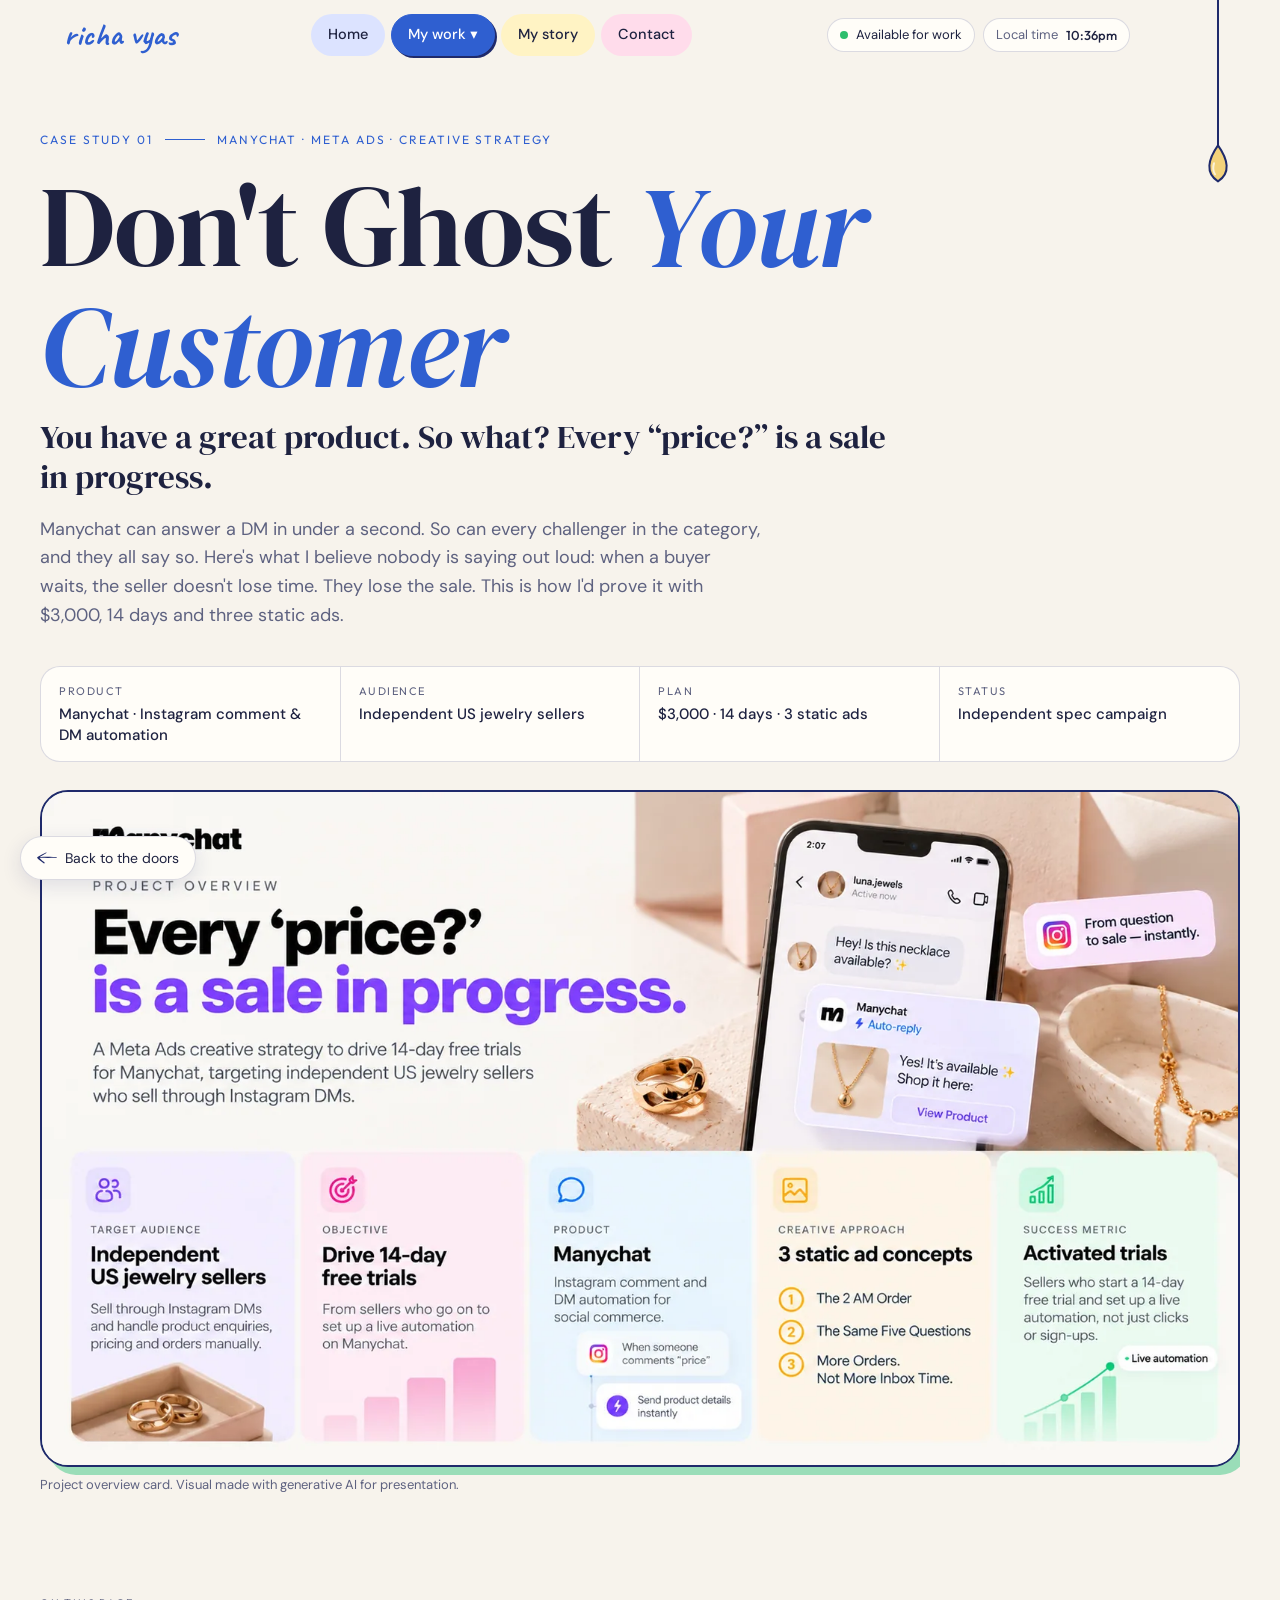
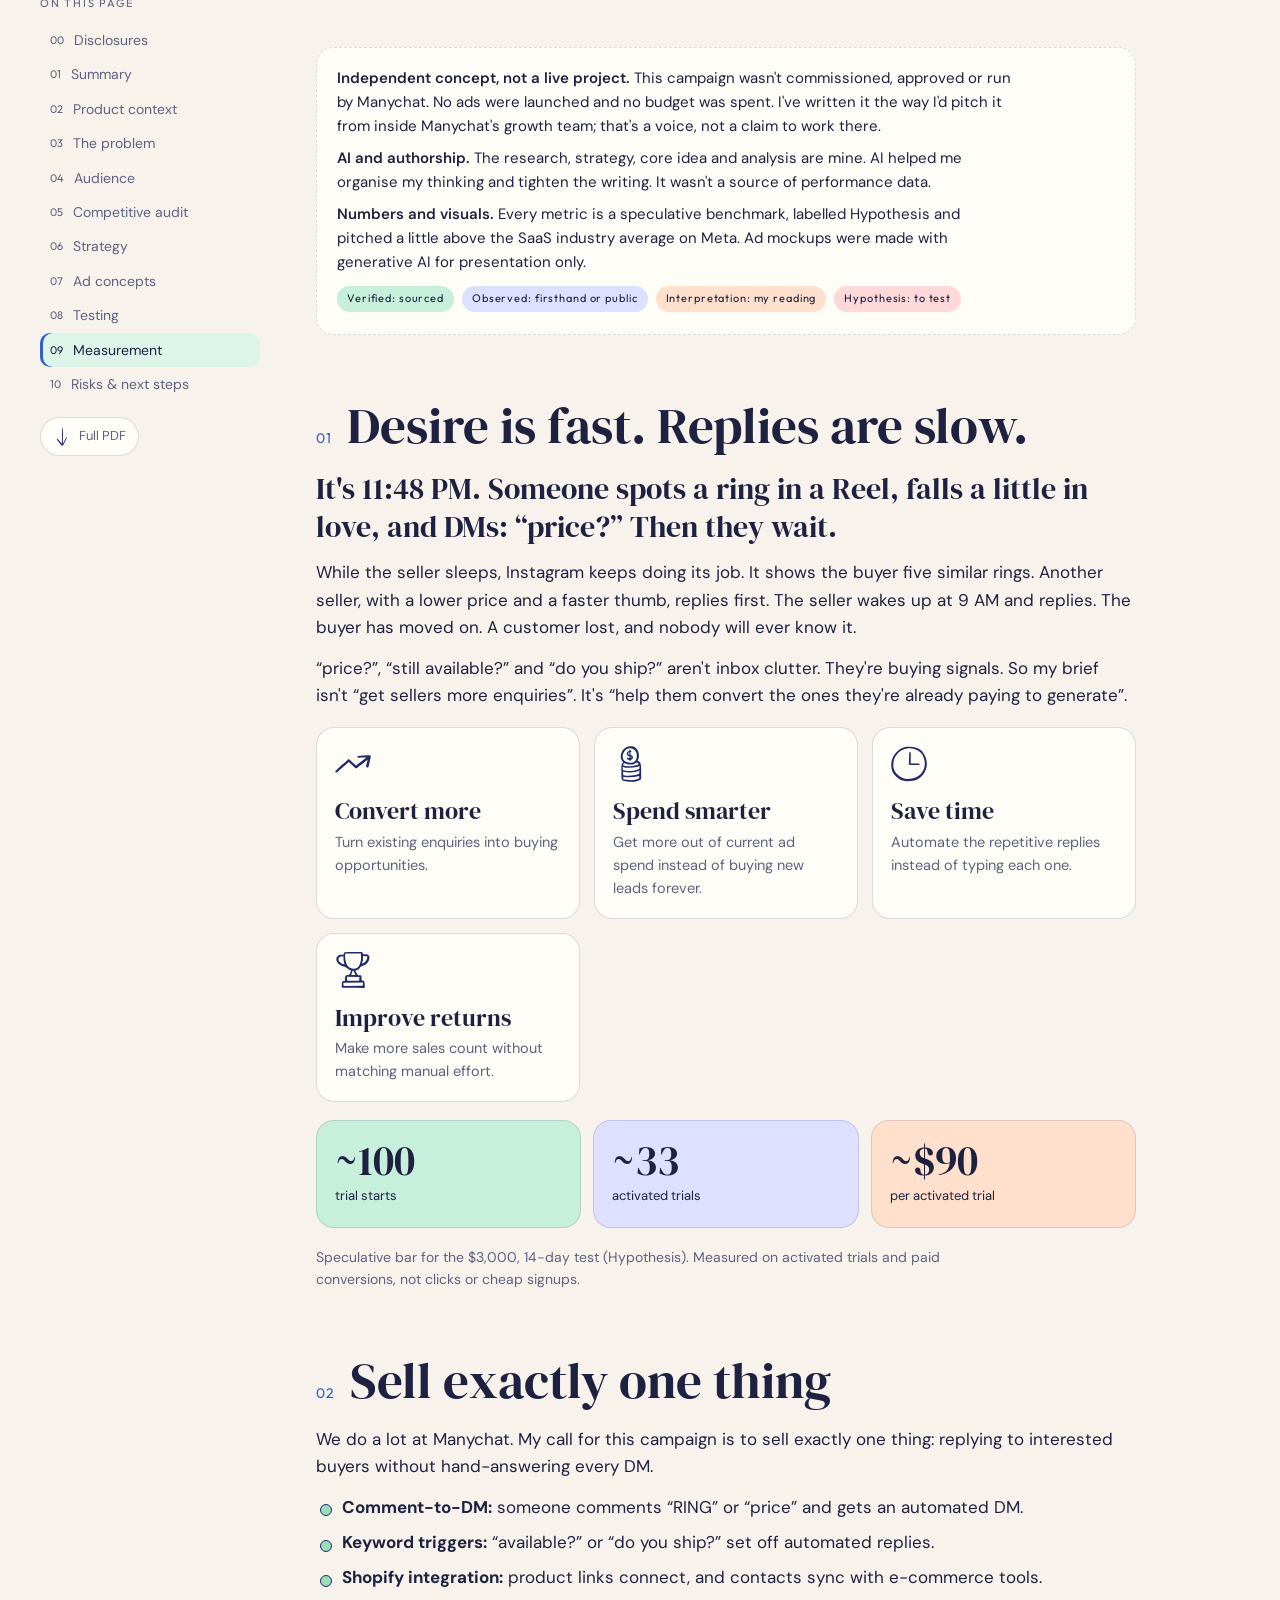
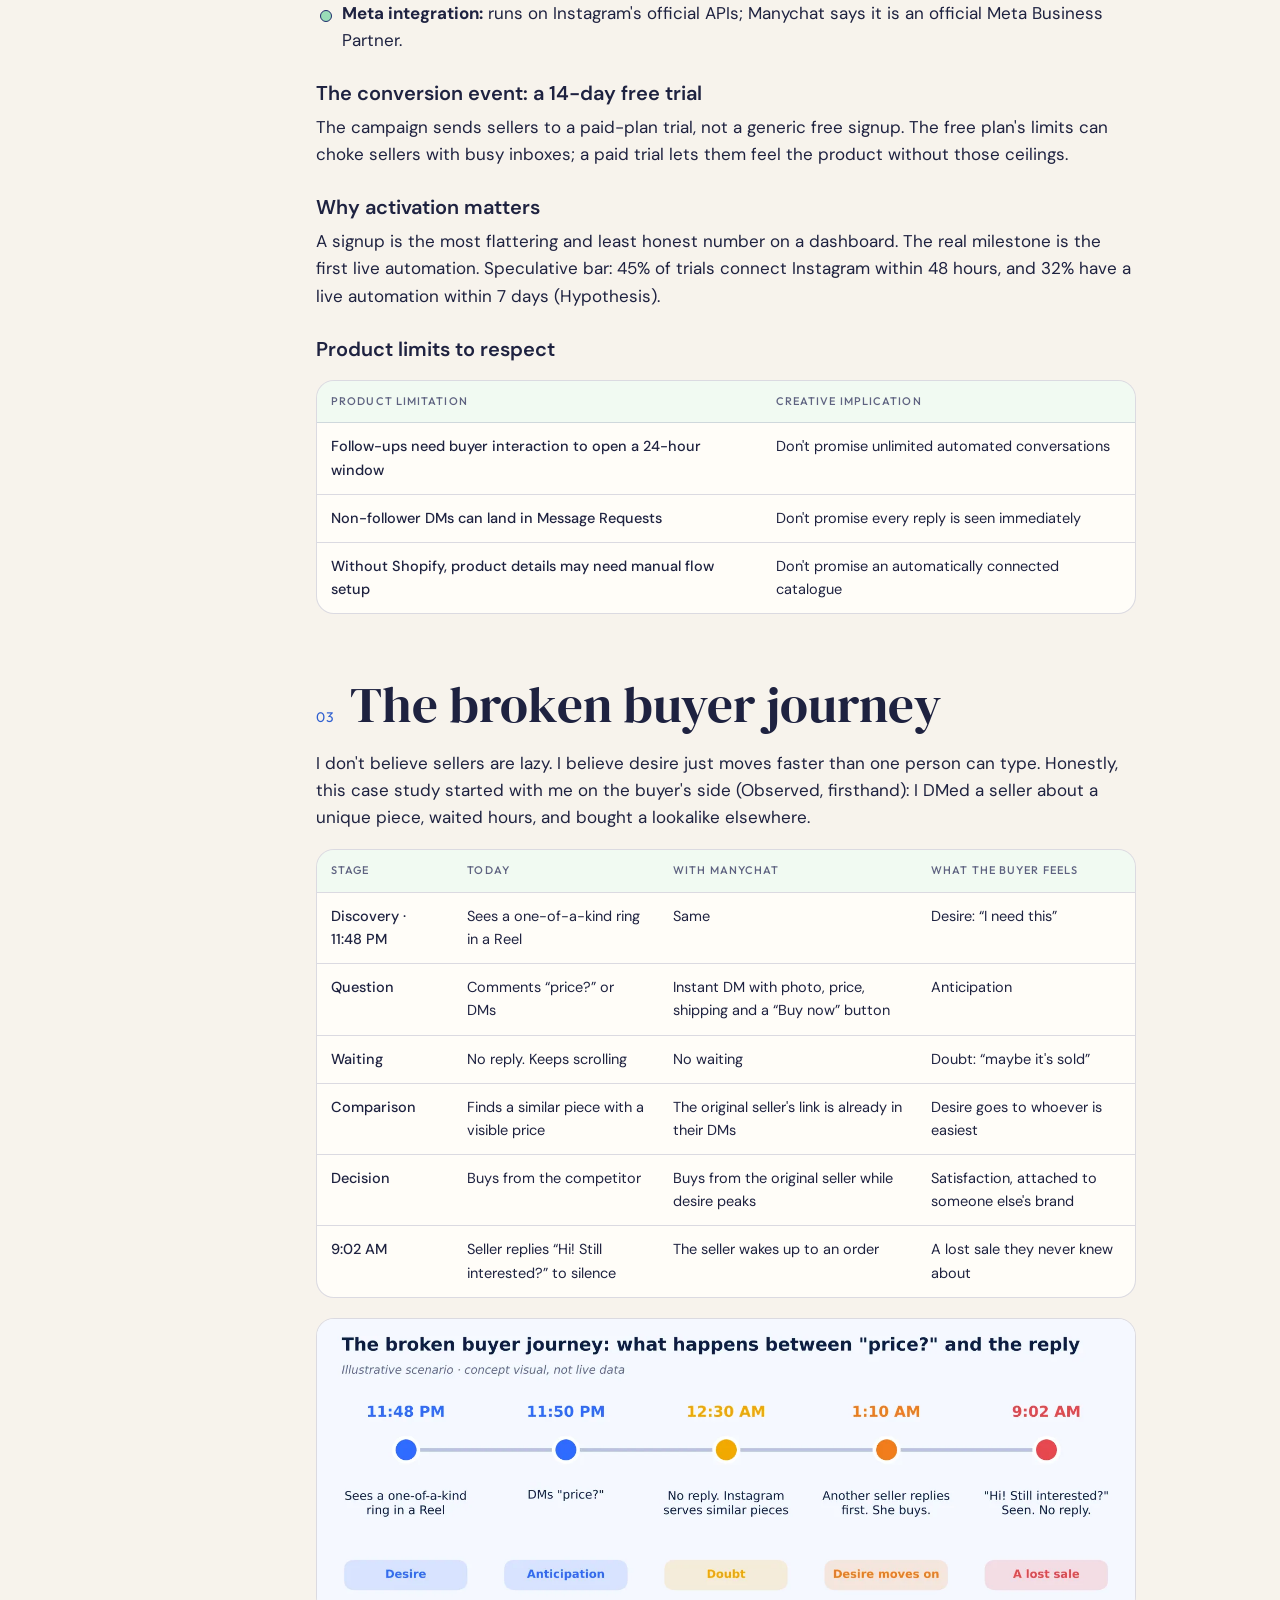
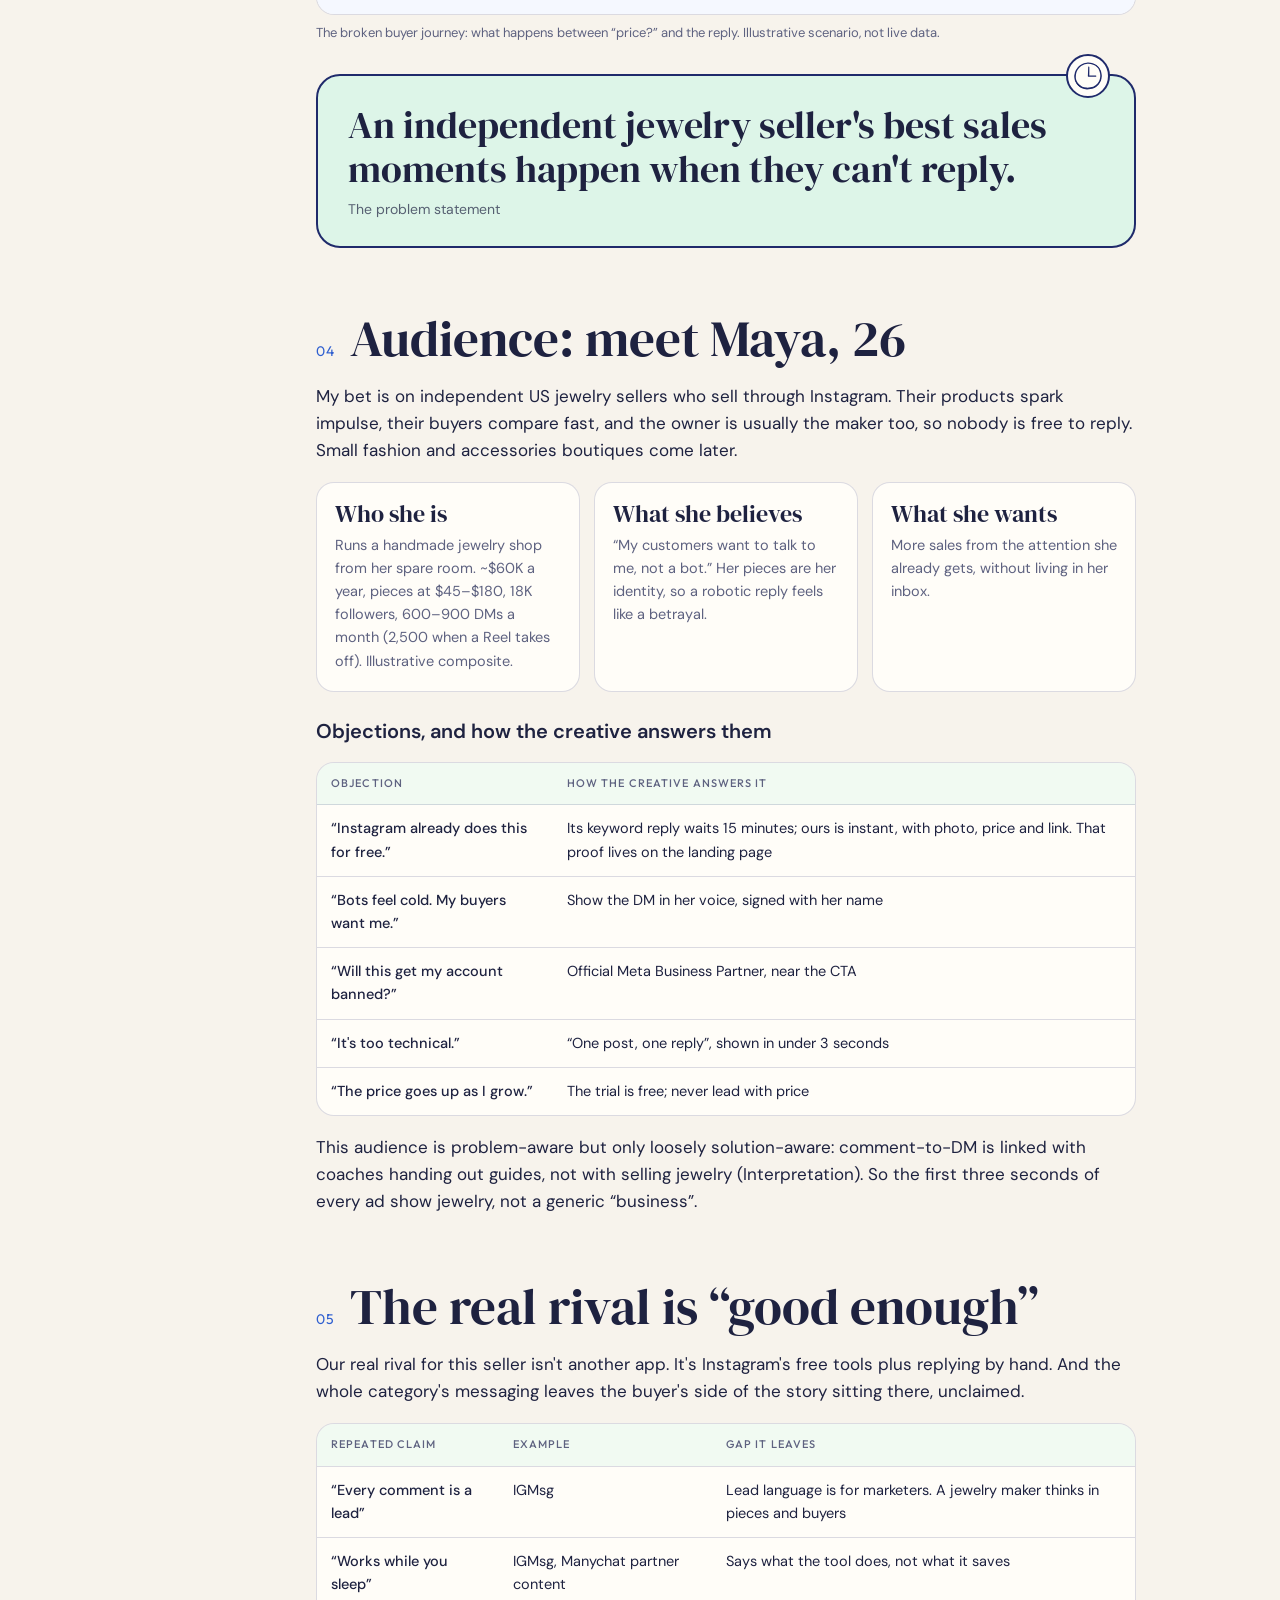
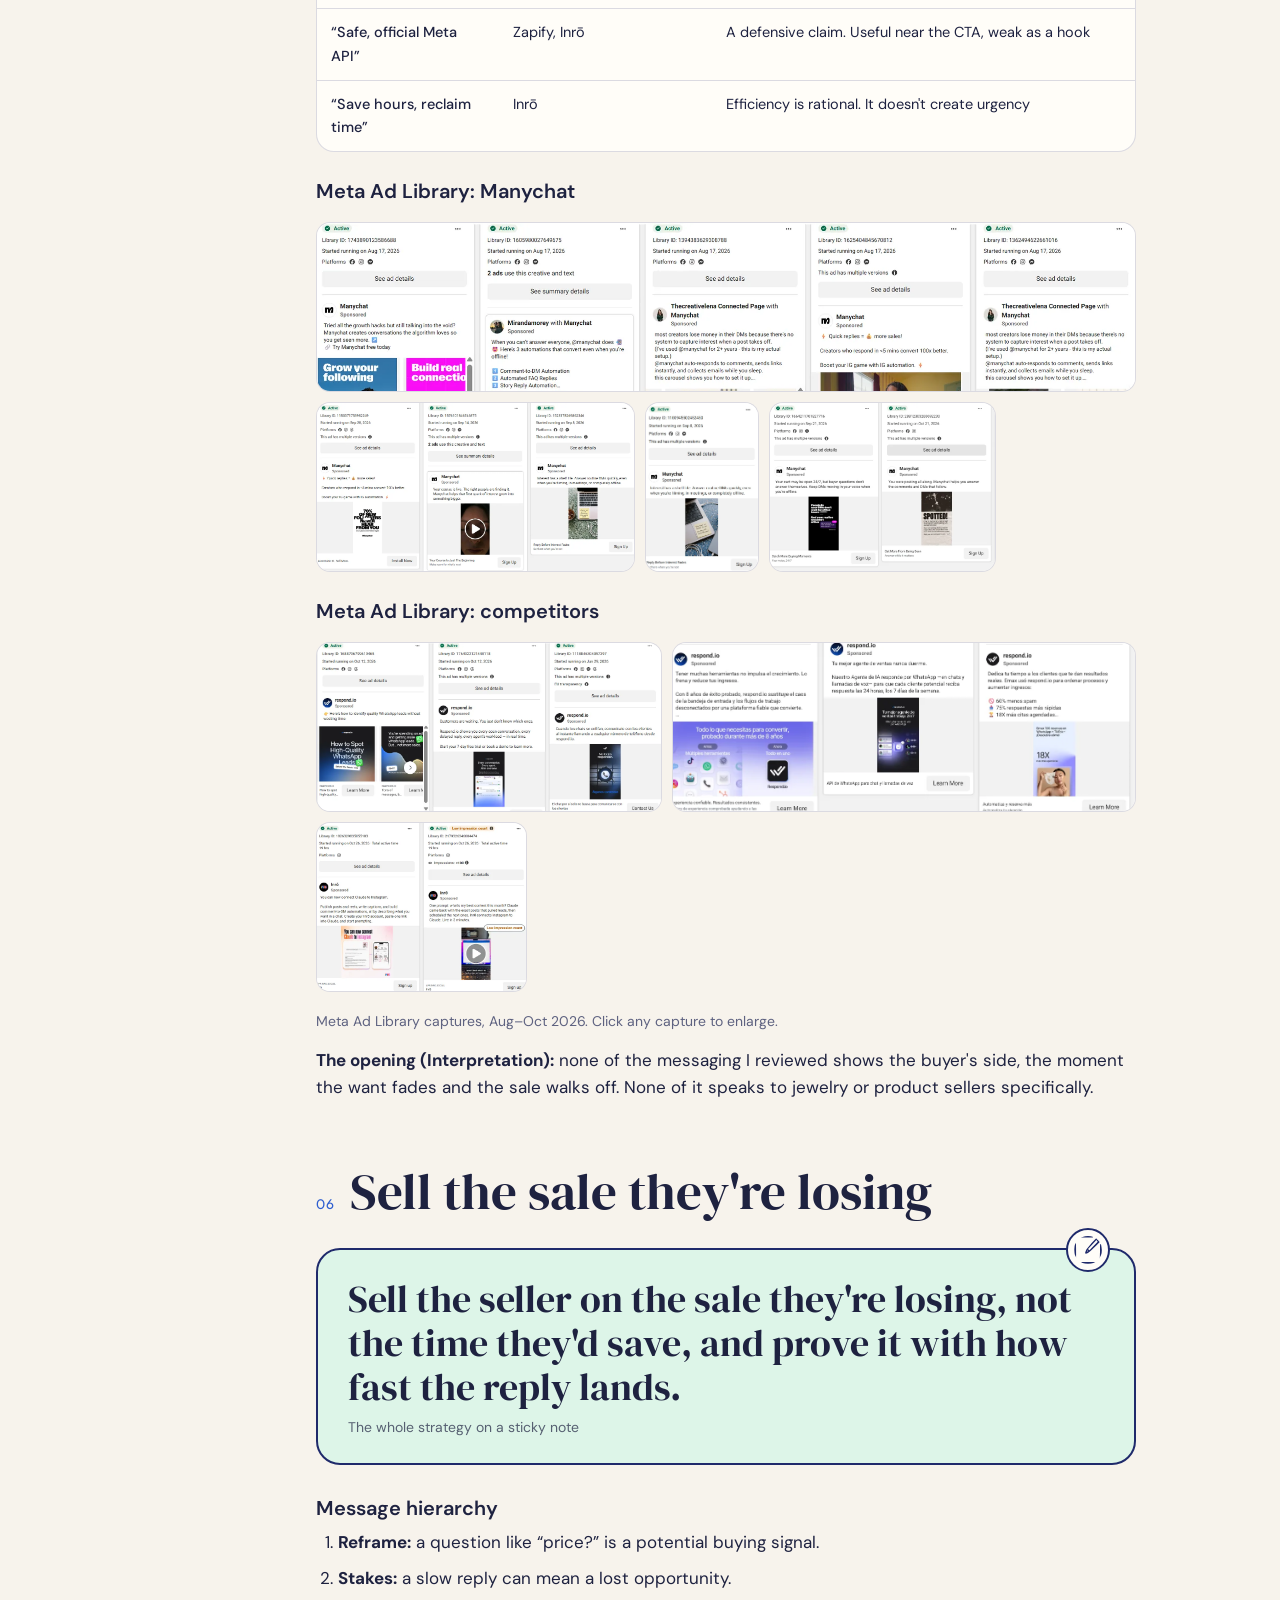
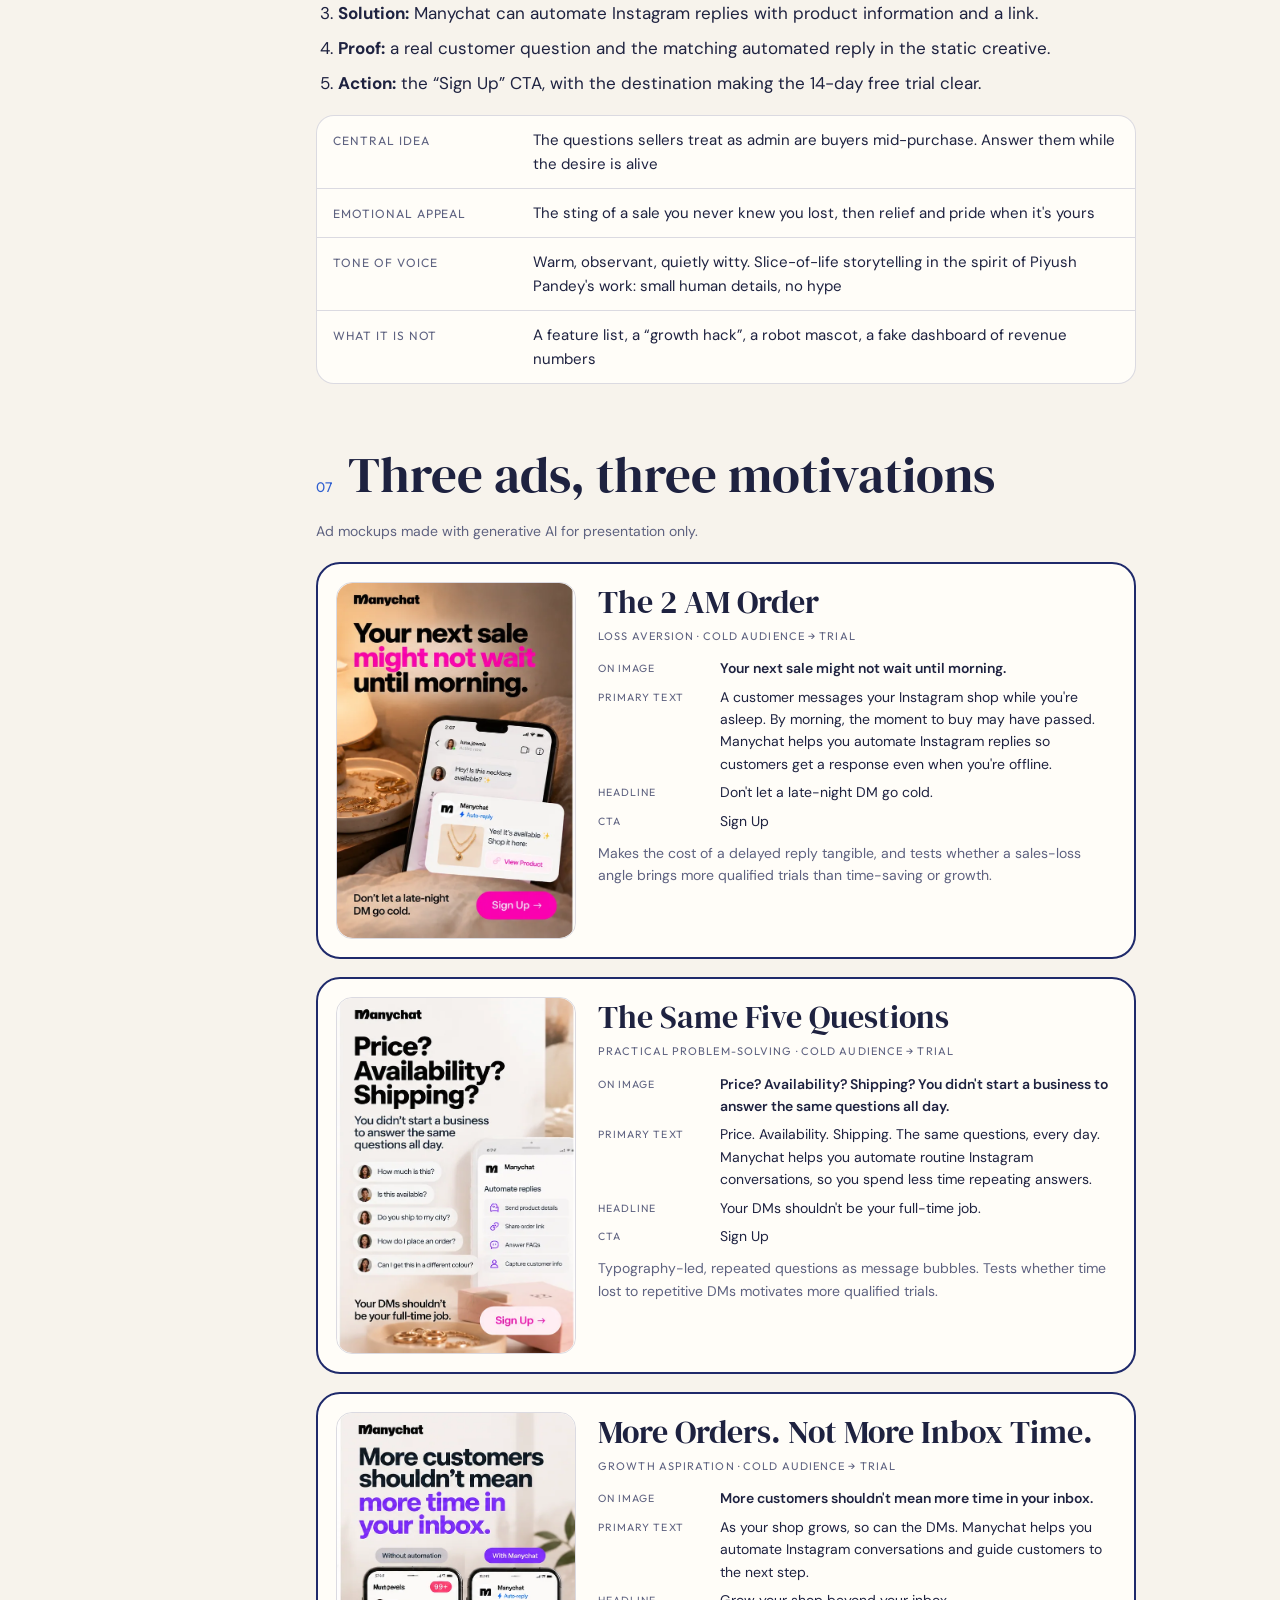
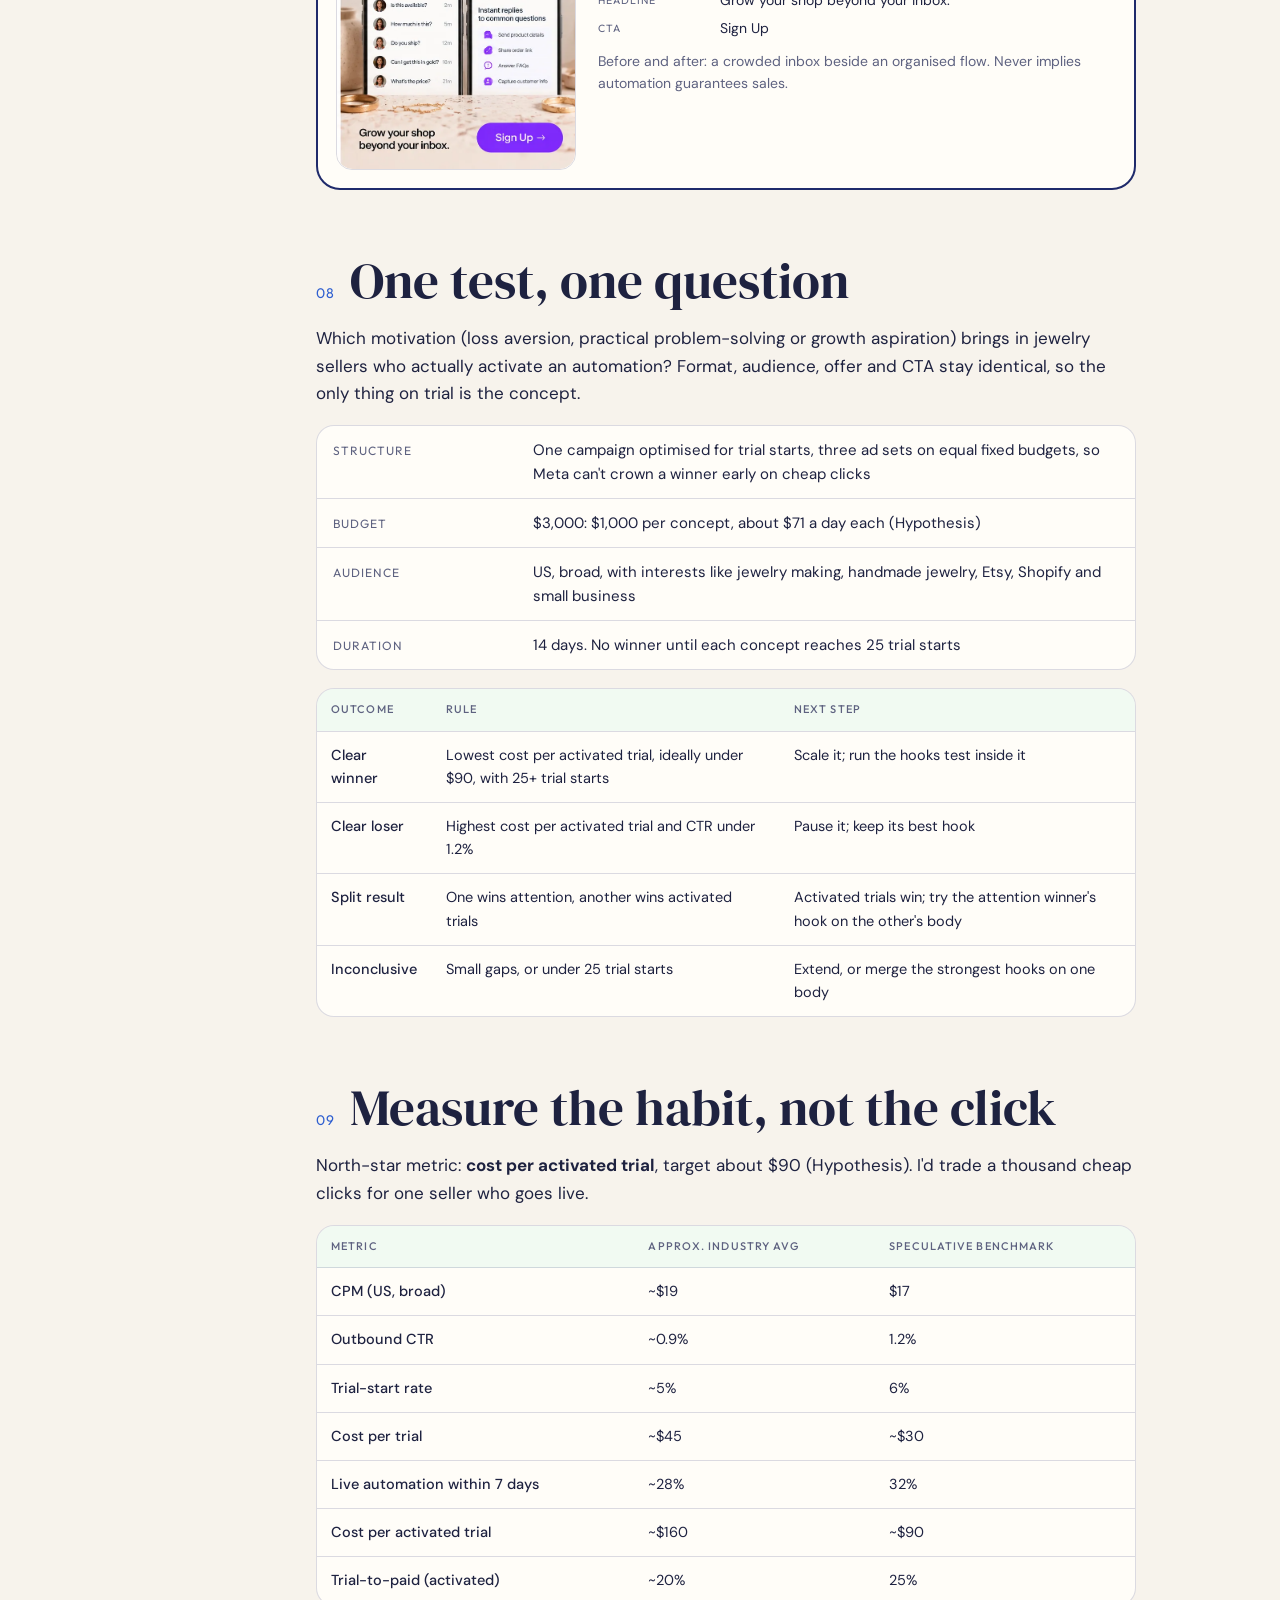
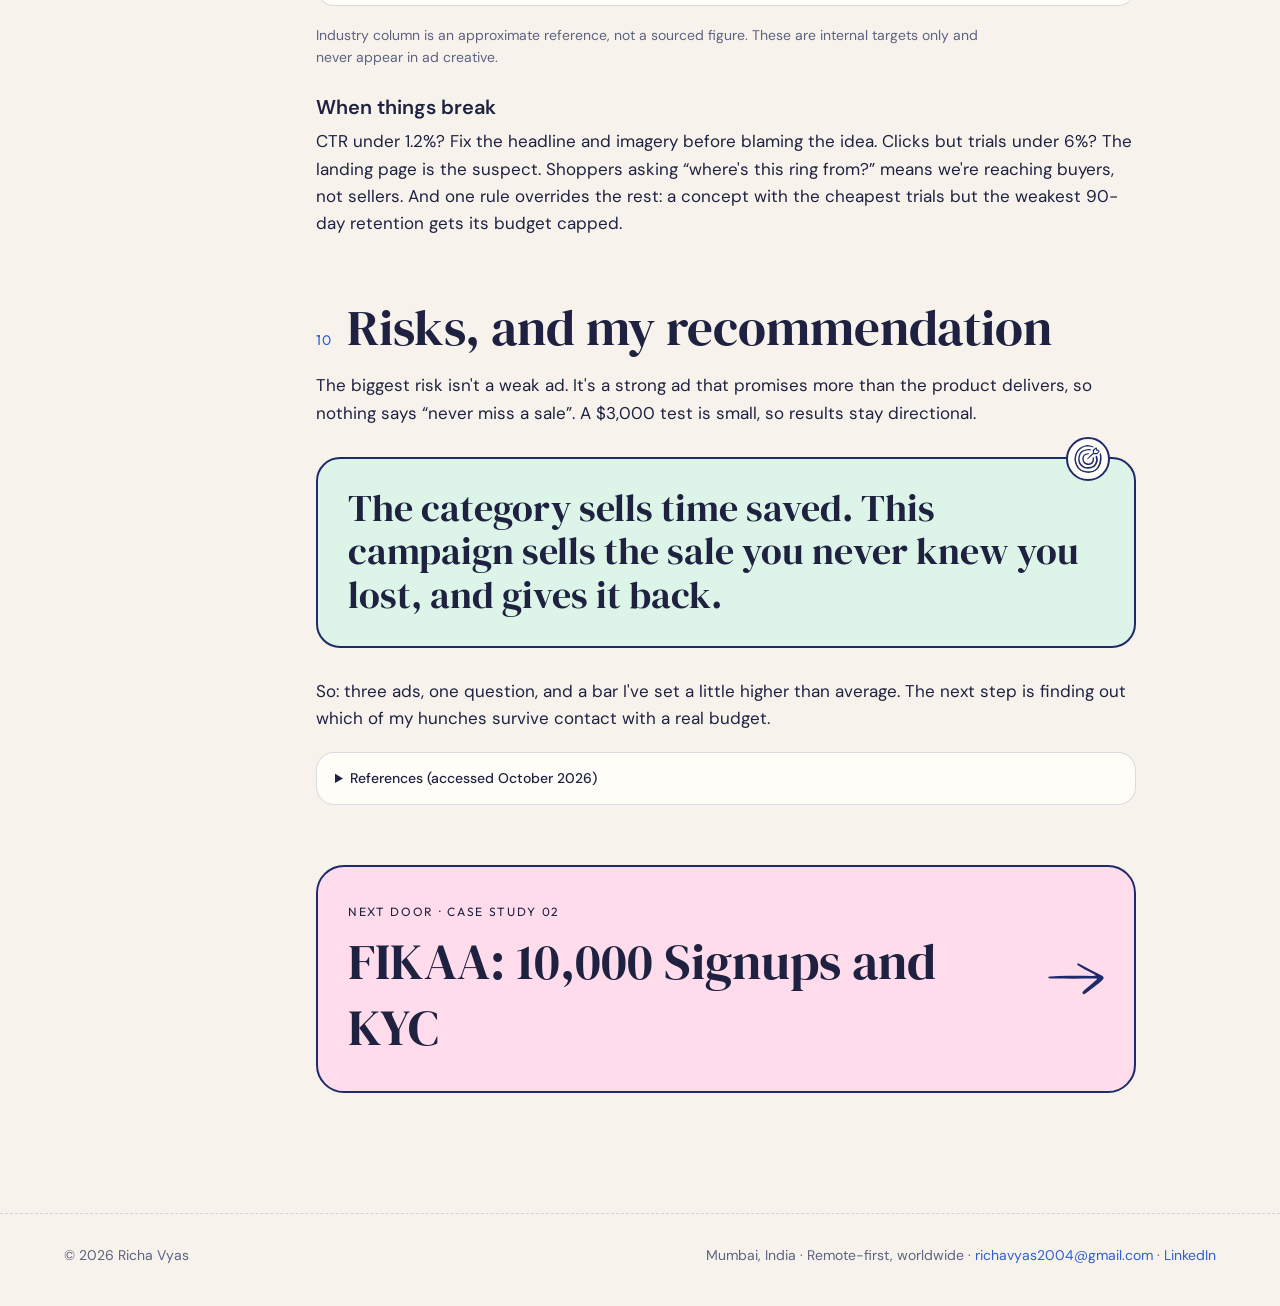
<file: case-study-1.html>
<!doctype html>
<html lang="en">
<head>
<meta charset="utf-8">
<meta name="viewport" content="width=device-width, initial-scale=1">
<title>Don't Ghost Your Customer · Manychat case study · Richa Vyas</title>
<meta name="description" content="A Meta Ads creative strategy for Manychat: every “price?” is a sale in progress.">
<link rel="preconnect" href="https://fonts.googleapis.com"><link rel="preconnect" href="https://fonts.gstatic.com" crossorigin>
<link href="https://fonts.googleapis.com/css2?family=Instrument+Serif:ital@0;1&family=DM+Sans:opsz,wght@9..40,400;9..40,500;9..40,600&family=DM+Mono:wght@400;500&family=Caveat:wght@500;700&display=swap" rel="stylesheet">
<script>try{const t=localStorage.getItem("theme");if(t)document.documentElement.dataset.theme=t}catch(e){}</script>
<link rel="stylesheet" href="assets/site.css"><link rel="stylesheet" href="assets/cs.css">
<style>body{--accent:var(--sage);--accent-soft:var(--sage-soft)}</style>
</head>
<body data-page="cs1">
<script src="assets/doodles.js"></script>
<main>
<header class="cs-hero wrap">
  <div class="tagline"><span>Case study 01</span><i></i><span>Manychat · Meta Ads · Creative strategy</span></div>
  <h1>Don't Ghost <em>Your Customer</em></h1>
  <p class="dek">You have a great product. So what? Every “price?” is a sale in progress.</p>
  <p class="lede">Manychat can answer a DM in under a second. So can every challenger in the category, and they all say so. Here's what I believe nobody is saying out loud: when a buyer waits, the seller doesn't lose time. They lose the sale. This is how I'd prove it with $3,000, 14 days and three static ads.</p>
  <div class="meta">
    <div><small>Product</small><b>Manychat · Instagram comment &amp; DM automation</b></div>
    <div><small>Audience</small><b>Independent US jewelry sellers</b></div>
    <div><small>Plan</small><b>$3,000 · 14 days · 3 static ads</b></div>
    <div><small>Status</small><b>Independent spec campaign</b></div>
  </div>
  <figure class="shot cs-cover">
    <div class="shot__img" data-slot="mc-cover"><img src="assets/img/mc-cover.webp" alt="Manychat project overview card: Every price? is a sale in progress"></div>
    <figcaption>Project overview card. Visual made with generative AI for presentation.</figcaption>
  </figure>
</header>

<div class="wrap cs-body">
  <aside class="toc">
    <p>On this page</p>
    <a href="#disclosures"><span>00</span>Disclosures</a>
    <a href="#summary"><span>01</span>Summary</a>
    <a href="#context"><span>02</span>Product context</a>
    <a href="#problem"><span>03</span>The problem</a>
    <a href="#audience"><span>04</span>Audience</a>
    <a href="#audit"><span>05</span>Competitive audit</a>
    <a href="#strategy"><span>06</span>Strategy</a>
    <a href="#ads"><span>07</span>Ad concepts</a>
    <a href="#testing"><span>08</span>Testing</a>
    <a href="#measure"><span>09</span>Measurement</a>
    <a href="#risks"><span>10</span>Risks &amp; next steps</a>
    <a class="dl" href="assets/docs/manychat-dont-ghost-your-customer.pdf" target="_blank"><svg class="ic"><use href="#i-arrow-down"/></svg>Full PDF</a>
  </aside>

  <article>
    <section id="disclosures">
      <div class="callout">
        <p><b>Independent concept, not a live project.</b> This campaign wasn't commissioned, approved or run by Manychat. No ads were launched and no budget was spent. I've written it the way I'd pitch it from inside Manychat's growth team; that's a voice, not a claim to work there.</p>
        <p><b>AI and authorship.</b> The research, strategy, core idea and analysis are mine. AI helped me organise my thinking and tighten the writing. It wasn't a source of performance data.</p>
        <p><b>Numbers and visuals.</b> Every metric is a speculative benchmark, labelled Hypothesis and pitched a little above the SaaS industry average on Meta. Ad mockups were made with generative AI for presentation only.</p>
        <div class="labels"><span class="lab v">Verified: sourced</span><span class="lab o">Observed: firsthand or public</span><span class="lab i">Interpretation: my reading</span><span class="lab h">Hypothesis: to test</span></div>
      </div>
    </section>

    <section id="summary">
      <h2><span class="n">01</span>Desire is fast. Replies are slow.</h2>
      <p class="big">It's 11:48 PM. Someone spots a ring in a Reel, falls a little in love, and DMs: “price?” Then they wait.</p>
      <p>While the seller sleeps, Instagram keeps doing its job. It shows the buyer five similar rings. Another seller, with a lower price and a faster thumb, replies first. The seller wakes up at 9 AM and replies. The buyer has moved on. A customer lost, and nobody will ever know it.</p>
      <p>“price?”, “still available?” and “do you ship?” aren't inbox clutter. They're buying signals. So my brief isn't “get sellers more enquiries”. It's “help them convert the ones they're already paying to generate”.</p>
      <div class="cols">
        <div class="card"><svg class="ic"><use href="#i-trend-up"/></svg><h4>Convert more</h4><p>Turn existing enquiries into buying opportunities.</p></div>
        <div class="card"><svg class="ic"><use href="#i-coin"/></svg><h4>Spend smarter</h4><p>Get more out of current ad spend instead of buying new leads forever.</p></div>
        <div class="card"><svg class="ic"><use href="#i-clock"/></svg><h4>Save time</h4><p>Automate the repetitive replies instead of typing each one.</p></div>
        <div class="card"><svg class="ic"><use href="#i-trophy"/></svg><h4>Improve returns</h4><p>Make more sales count without matching manual effort.</p></div>
      </div>
      <div class="stats">
        <div class="stat"><b>~100</b><span>trial starts</span></div>
        <div class="stat"><b>~33</b><span>activated trials</span></div>
        <div class="stat"><b>~$90</b><span>per activated trial</span></div>
      </div>
      <p style="font-size:14px;color:var(--muted)">Speculative bar for the $3,000, 14-day test (Hypothesis). Measured on activated trials and paid conversions, not clicks or cheap signups.</p>
    </section>

    <section id="context">
      <h2><span class="n">02</span>Sell exactly one thing</h2>
      <p>We do a lot at Manychat. My call for this campaign is to sell exactly one thing: replying to interested buyers without hand-answering every DM.</p>
      <ul class="list">
        <li><b>Comment-to-DM:</b> someone comments “RING” or “price” and gets an automated DM.</li>
        <li><b>Keyword triggers:</b> “available?” or “do you ship?” set off automated replies.</li>
        <li><b>Shopify integration:</b> product links connect, and contacts sync with e-commerce tools.</li>
        <li><b>Meta integration:</b> runs on Instagram's official APIs; Manychat says it is an official Meta Business Partner.</li>
      </ul>
      <h3>The conversion event: a 14-day free trial</h3>
      <p>The campaign sends sellers to a paid-plan trial, not a generic free signup. The free plan's limits can choke sellers with busy inboxes; a paid trial lets them feel the product without those ceilings.</p>
      <h3>Why activation matters</h3>
      <p>A signup is the most flattering and least honest number on a dashboard. The real milestone is the first live automation. Speculative bar: 45% of trials connect Instagram within 48 hours, and 32% have a live automation within 7 days (Hypothesis).</p>
      <h3>Product limits to respect</h3>
      <div class="tw"><table class="t"><thead><tr><th>Product limitation</th><th>Creative implication</th></tr></thead><tbody>
        <tr><td>Follow-ups need buyer interaction to open a 24-hour window</td><td>Don't promise unlimited automated conversations</td></tr>
        <tr><td>Non-follower DMs can land in Message Requests</td><td>Don't promise every reply is seen immediately</td></tr>
        <tr><td>Without Shopify, product details may need manual flow setup</td><td>Don't promise an automatically connected catalogue</td></tr>
      </tbody></table></div>
    </section>

    <section id="problem">
      <h2><span class="n">03</span>The broken buyer journey</h2>
      <p>I don't believe sellers are lazy. I believe desire just moves faster than one person can type. Honestly, this case study started with me on the buyer's side (Observed, firsthand): I DMed a seller about a unique piece, waited hours, and bought a lookalike elsewhere.</p>
      <div class="tw"><table class="t"><thead><tr><th>Stage</th><th>Today</th><th>With Manychat</th><th>What the buyer feels</th></tr></thead><tbody>
        <tr><td>Discovery · 11:48 PM</td><td>Sees a one-of-a-kind ring in a Reel</td><td>Same</td><td>Desire: “I need this”</td></tr>
        <tr><td>Question</td><td>Comments “price?” or DMs</td><td>Instant DM with photo, price, shipping and a “Buy now” button</td><td>Anticipation</td></tr>
        <tr><td>Waiting</td><td>No reply. Keeps scrolling</td><td>No waiting</td><td>Doubt: “maybe it's sold”</td></tr>
        <tr><td>Comparison</td><td>Finds a similar piece with a visible price</td><td>The original seller's link is already in their DMs</td><td>Desire goes to whoever is easiest</td></tr>
        <tr><td>Decision</td><td>Buys from the competitor</td><td>Buys from the original seller while desire peaks</td><td>Satisfaction, attached to someone else's brand</td></tr>
        <tr><td>9:02 AM</td><td>Seller replies “Hi! Still interested?” to silence</td><td>The seller wakes up to an order</td><td>A lost sale they never knew about</td></tr>
      </tbody></table></div>
      <figure class="shot"><div class="shot__img" data-slot="mc-journey"><img src="assets/img/mc-journey.webp" alt="Buyer journey chart from 11:48 PM to 9:02 AM" loading="lazy"></div><figcaption>The broken buyer journey: what happens between “price?” and the reply. Illustrative scenario, not live data.</figcaption></figure>
      <div class="pull"><svg class="ic"><use href="#i-clock"/></svg>An independent jewelry seller's best sales moments happen when they can't reply.<small>The problem statement</small></div>
    </section>

    <section id="audience">
      <h2><span class="n">04</span>Audience: meet Maya, 26</h2>
      <p>My bet is on independent US jewelry sellers who sell through Instagram. Their products spark impulse, their buyers compare fast, and the owner is usually the maker too, so nobody is free to reply. Small fashion and accessories boutiques come later.</p>
      <div class="cols">
        <div class="card"><h4>Who she is</h4><p>Runs a handmade jewelry shop from her spare room. ~$60K a year, pieces at $45–$180, 18K followers, 600–900 DMs a month (2,500 when a Reel takes off). Illustrative composite.</p></div>
        <div class="card"><h4>What she believes</h4><p>“My customers want to talk to me, not a bot.” Her pieces are her identity, so a robotic reply feels like a betrayal.</p></div>
        <div class="card"><h4>What she wants</h4><p>More sales from the attention she already gets, without living in her inbox.</p></div>
      </div>
      <h3>Objections, and how the creative answers them</h3>
      <div class="tw"><table class="t"><thead><tr><th>Objection</th><th>How the creative answers it</th></tr></thead><tbody>
        <tr><td>“Instagram already does this for free.”</td><td>Its keyword reply waits 15 minutes; ours is instant, with photo, price and link. That proof lives on the landing page</td></tr>
        <tr><td>“Bots feel cold. My buyers want me.”</td><td>Show the DM in her voice, signed with her name</td></tr>
        <tr><td>“Will this get my account banned?”</td><td>Official Meta Business Partner, near the CTA</td></tr>
        <tr><td>“It's too technical.”</td><td>“One post, one reply”, shown in under 3 seconds</td></tr>
        <tr><td>“The price goes up as I grow.”</td><td>The trial is free; never lead with price</td></tr>
      </tbody></table></div>
      <p>This audience is problem-aware but only loosely solution-aware: comment-to-DM is linked with coaches handing out guides, not with selling jewelry (Interpretation). So the first three seconds of every ad show jewelry, not a generic “business”.</p>
    </section>

    <section id="audit">
      <h2><span class="n">05</span>The real rival is “good enough”</h2>
      <p>Our real rival for this seller isn't another app. It's Instagram's free tools plus replying by hand. And the whole category's messaging leaves the buyer's side of the story sitting there, unclaimed.</p>
      <div class="tw"><table class="t"><thead><tr><th>Repeated claim</th><th>Example</th><th>Gap it leaves</th></tr></thead><tbody>
        <tr><td>“Every comment is a lead”</td><td>IGMsg</td><td>Lead language is for marketers. A jewelry maker thinks in pieces and buyers</td></tr>
        <tr><td>“Works while you sleep”</td><td>IGMsg, Manychat partner content</td><td>Says what the tool does, not what it saves</td></tr>
        <tr><td>“Safe, official Meta API”</td><td>Zapify, Inrō</td><td>A defensive claim. Useful near the CTA, weak as a hook</td></tr>
        <tr><td>“Save hours, reclaim time”</td><td>Inrō</td><td>Efficiency is rational. It doesn't create urgency</td></tr>
      </tbody></table></div>
      <h3>Meta Ad Library: Manychat</h3>
      <div class="shots" data-add="mc-lib"><figure class="shot"><div class="shot__img" data-slot="mc-lib-1"><img src="assets/img/mc-lib-1.webp" alt="Manychat ads in the Meta Ad Library" loading="lazy"></div></figure><figure class="shot"><div class="shot__img" data-slot="mc-lib-2"><img src="assets/img/mc-lib-2.webp" alt="Manychat ads in the Meta Ad Library" loading="lazy"></div></figure><figure class="shot"><div class="shot__img" data-slot="mc-lib-3"><img src="assets/img/mc-lib-3.webp" alt="Manychat ads in the Meta Ad Library" loading="lazy"></div></figure><figure class="shot"><div class="shot__img" data-slot="mc-lib-4"><img src="assets/img/mc-lib-4.webp" alt="Manychat ads in the Meta Ad Library" loading="lazy"></div></figure></div>
      <h3>Meta Ad Library: competitors</h3>
      <div class="shots" data-add="mc-comp"><figure class="shot"><div class="shot__img" data-slot="mc-comp-1"><img src="assets/img/mc-comp-1.webp" alt="Competitor ads in the Meta Ad Library" loading="lazy"></div></figure><figure class="shot"><div class="shot__img" data-slot="mc-comp-2"><img src="assets/img/mc-comp-2.webp" alt="Competitor ads in the Meta Ad Library" loading="lazy"></div></figure><figure class="shot"><div class="shot__img" data-slot="mc-comp-3"><img src="assets/img/mc-comp-3.webp" alt="Competitor ads in the Meta Ad Library" loading="lazy"></div></figure></div>
      <p style="font-size:14px;color:var(--muted)">Meta Ad Library captures, Aug–Oct 2026. Click any capture to enlarge.</p>
      <p><b>The opening (Interpretation):</b> none of the messaging I reviewed shows the buyer's side, the moment the want fades and the sale walks off. None of it speaks to jewelry or product sellers specifically.</p>
    </section>

    <section id="strategy">
      <h2><span class="n">06</span>Sell the sale they're losing</h2>
      <div class="pull"><svg class="ic"><use href="#i-note"/></svg>Sell the seller on the sale they're losing, not the time they'd save, and prove it with how fast the reply lands.<small>The whole strategy on a sticky note</small></div>
      <h3>Message hierarchy</h3>
      <ol class="list">
        <li><b>Reframe:</b> a question like “price?” is a potential buying signal.</li>
        <li><b>Stakes:</b> a slow reply can mean a lost opportunity.</li>
        <li><b>Solution:</b> Manychat can automate Instagram replies with product information and a link.</li>
        <li><b>Proof:</b> a real customer question and the matching automated reply in the static creative.</li>
        <li><b>Action:</b> the “Sign Up” CTA, with the destination making the 14-day free trial clear.</li>
      </ol>
      <dl class="kv">
        <dt>Central idea</dt><dd>The questions sellers treat as admin are buyers mid-purchase. Answer them while the desire is alive</dd>
        <dt>Emotional appeal</dt><dd>The sting of a sale you never knew you lost, then relief and pride when it's yours</dd>
        <dt>Tone of voice</dt><dd>Warm, observant, quietly witty. Slice-of-life storytelling in the spirit of Piyush Pandey's work: small human details, no hype</dd>
        <dt>What it is not</dt><dd>A feature list, a “growth hack”, a robot mascot, a fake dashboard of revenue numbers</dd>
      </dl>
    </section>

    <section id="ads">
      <h2><span class="n">07</span>Three ads, three motivations</h2>
      <p style="font-size:14px;color:var(--muted)">Ad mockups made with generative AI for presentation only.</p>
      <div class="ads">
        <div class="ad"><div class="ph has-img" data-slot="mc-ad-1"><img src="assets/img/mc-ad-1.webp" alt="Manychat ad concept 1 mockup" loading="lazy"></div><div>
          <h3>The 2 AM Order</h3><p class="mot">Loss aversion · Cold audience → trial</p>
          <dl><dt>On image</dt><dd><b>Your next sale might not wait until morning.</b></dd><dt>Primary text</dt><dd>A customer messages your Instagram shop while you're asleep. By morning, the moment to buy may have passed. Manychat helps you automate Instagram replies so customers get a response even when you're offline.</dd><dt>Headline</dt><dd>Don't let a late-night DM go cold.</dd><dt>CTA</dt><dd>Sign Up</dd></dl>
          <p class="why">Makes the cost of a delayed reply tangible, and tests whether a sales-loss angle brings more qualified trials than time-saving or growth.</p></div></div>
        <div class="ad"><div class="ph has-img" data-slot="mc-ad-2"><img src="assets/img/mc-ad-2.webp" alt="Manychat ad concept 2 mockup" loading="lazy"></div><div>
          <h3>The Same Five Questions</h3><p class="mot">Practical problem-solving · Cold audience → trial</p>
          <dl><dt>On image</dt><dd><b>Price? Availability? Shipping? You didn't start a business to answer the same questions all day.</b></dd><dt>Primary text</dt><dd>Price. Availability. Shipping. The same questions, every day. Manychat helps you automate routine Instagram conversations, so you spend less time repeating answers.</dd><dt>Headline</dt><dd>Your DMs shouldn't be your full-time job.</dd><dt>CTA</dt><dd>Sign Up</dd></dl>
          <p class="why">Typography-led, repeated questions as message bubbles. Tests whether time lost to repetitive DMs motivates more qualified trials.</p></div></div>
        <div class="ad"><div class="ph has-img" data-slot="mc-ad-3"><img src="assets/img/mc-ad-3.webp" alt="Manychat ad concept 3 mockup" loading="lazy"></div><div>
          <h3>More Orders. Not More Inbox Time.</h3><p class="mot">Growth aspiration · Cold audience → trial</p>
          <dl><dt>On image</dt><dd><b>More customers shouldn't mean more time in your inbox.</b></dd><dt>Primary text</dt><dd>As your shop grows, so can the DMs. Manychat helps you automate Instagram conversations and guide customers to the next step.</dd><dt>Headline</dt><dd>Grow your shop beyond your inbox.</dd><dt>CTA</dt><dd>Sign Up</dd></dl>
          <p class="why">Before and after: a crowded inbox beside an organised flow. Never implies automation guarantees sales.</p></div></div>
      </div>
    </section>

    <section id="testing">
      <h2><span class="n">08</span>One test, one question</h2>
      <p>Which motivation (loss aversion, practical problem-solving or growth aspiration) brings in jewelry sellers who actually activate an automation? Format, audience, offer and CTA stay identical, so the only thing on trial is the concept.</p>
      <dl class="kv">
        <dt>Structure</dt><dd>One campaign optimised for trial starts, three ad sets on equal fixed budgets, so Meta can't crown a winner early on cheap clicks</dd>
        <dt>Budget</dt><dd>$3,000: $1,000 per concept, about $71 a day each (Hypothesis)</dd>
        <dt>Audience</dt><dd>US, broad, with interests like jewelry making, handmade jewelry, Etsy, Shopify and small business</dd>
        <dt>Duration</dt><dd>14 days. No winner until each concept reaches 25 trial starts</dd>
      </dl>
      <div class="tw"><table class="t"><thead><tr><th>Outcome</th><th>Rule</th><th>Next step</th></tr></thead><tbody>
        <tr><td>Clear winner</td><td>Lowest cost per activated trial, ideally under $90, with 25+ trial starts</td><td>Scale it; run the hooks test inside it</td></tr>
        <tr><td>Clear loser</td><td>Highest cost per activated trial and CTR under 1.2%</td><td>Pause it; keep its best hook</td></tr>
        <tr><td>Split result</td><td>One wins attention, another wins activated trials</td><td>Activated trials win; try the attention winner's hook on the other's body</td></tr>
        <tr><td>Inconclusive</td><td>Small gaps, or under 25 trial starts</td><td>Extend, or merge the strongest hooks on one body</td></tr>
      </tbody></table></div>
    </section>

    <section id="measure">
      <h2><span class="n">09</span>Measure the habit, not the click</h2>
      <p>North-star metric: <b>cost per activated trial</b>, target about $90 (Hypothesis). I'd trade a thousand cheap clicks for one seller who goes live.</p>
      <div class="tw"><table class="t"><thead><tr><th>Metric</th><th>Approx. industry avg</th><th>Speculative benchmark</th></tr></thead><tbody>
        <tr><td>CPM (US, broad)</td><td>~$19</td><td>$17</td></tr>
        <tr><td>Outbound CTR</td><td>~0.9%</td><td>1.2%</td></tr>
        <tr><td>Trial-start rate</td><td>~5%</td><td>6%</td></tr>
        <tr><td>Cost per trial</td><td>~$45</td><td>~$30</td></tr>
        <tr><td>Live automation within 7 days</td><td>~28%</td><td>32%</td></tr>
        <tr><td>Cost per activated trial</td><td>~$160</td><td>~$90</td></tr>
        <tr><td>Trial-to-paid (activated)</td><td>~20%</td><td>25%</td></tr>
      </tbody></table></div>
      <p style="font-size:14px;color:var(--muted)">Industry column is an approximate reference, not a sourced figure. These are internal targets only and never appear in ad creative.</p>
      <h3>When things break</h3>
      <p>CTR under 1.2%? Fix the headline and imagery before blaming the idea. Clicks but trials under 6%? The landing page is the suspect. Shoppers asking “where's this ring from?” means we're reaching buyers, not sellers. And one rule overrides the rest: a concept with the cheapest trials but the weakest 90-day retention gets its budget capped.</p>
    </section>

    <section id="risks">
      <h2><span class="n">10</span>Risks, and my recommendation</h2>
      <p>The biggest risk isn't a weak ad. It's a strong ad that promises more than the product delivers, so nothing says “never miss a sale”. A $3,000 test is small, so results stay directional.</p>
      <div class="pull"><svg class="ic"><use href="#i-target"/></svg>The category sells time saved. This campaign sells the sale you never knew you lost, and gives it back.</div>
      <p>So: three ads, one question, and a bar I've set a little higher than average. The next step is finding out which of my hunches survive contact with a real budget.</p>
      <details class="refs"><summary>References (accessed October 2026)</summary><ul>
        <li>Manychat Blog and Community: Instagram DM automation rules, 24-hour rule</li>
        <li>Kanal, ChatMaxima, InstantDM, Blabla: Instagram automation setup and native limits</li>
        <li>Competitors: IGMsg, Inrō, SnapDM, Zapify</li>
        <li>PriceScope forum; Sprout Social Index coverage; Retail Brew (May 2026); The Convert Way; Payhip</li>
        <li>Meta Ad Library: Manychat and competitor ads, Aug–Oct 2026</li>
      </ul></details>
    </section>

    <a class="next" href="case-study-2.html" style="--next:var(--rose-soft)"><div><small>Next door · Case study 02</small><h3>FIKAA: 10,000 Signups and KYC</h3></div><svg class="ic"><use href="#i-arrow-right"/></svg></a>
  </article>
</div>
</main>
<script src="assets/site.js"></script>
</body>
</html>
</file>
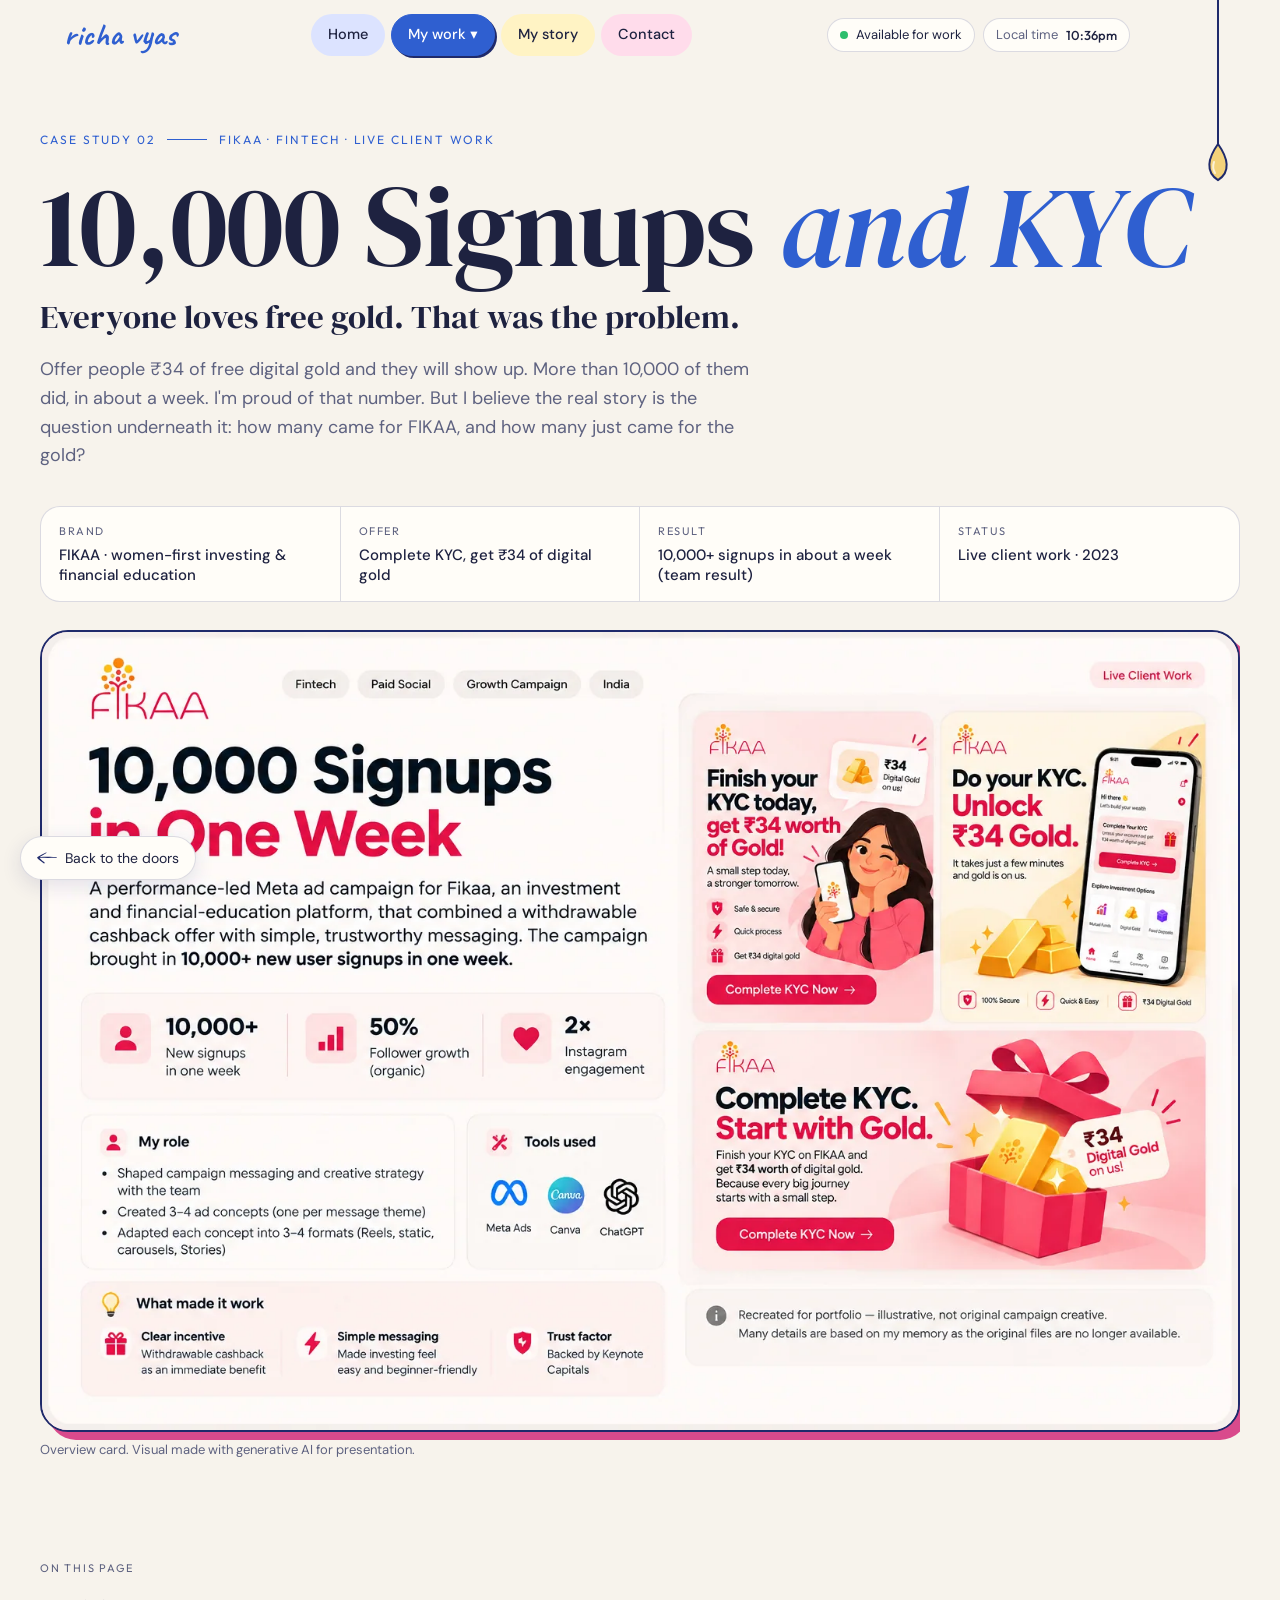
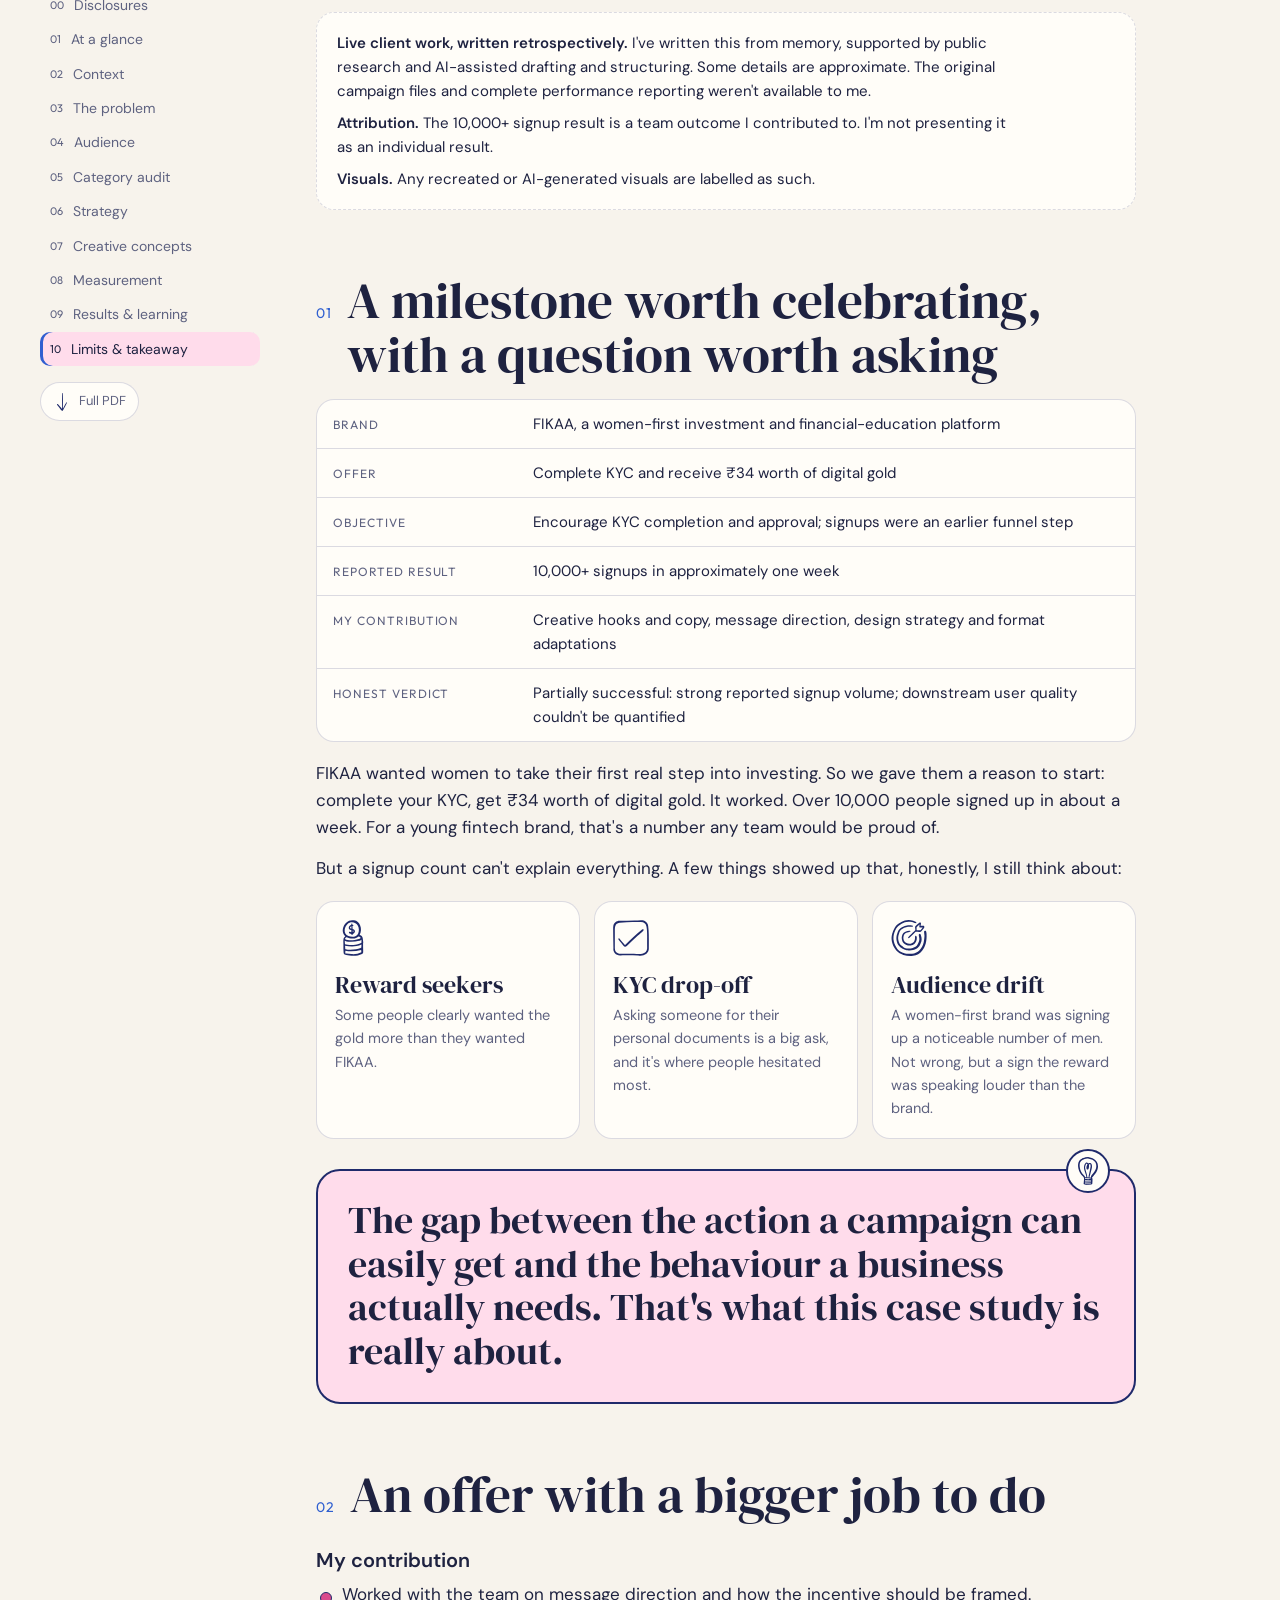
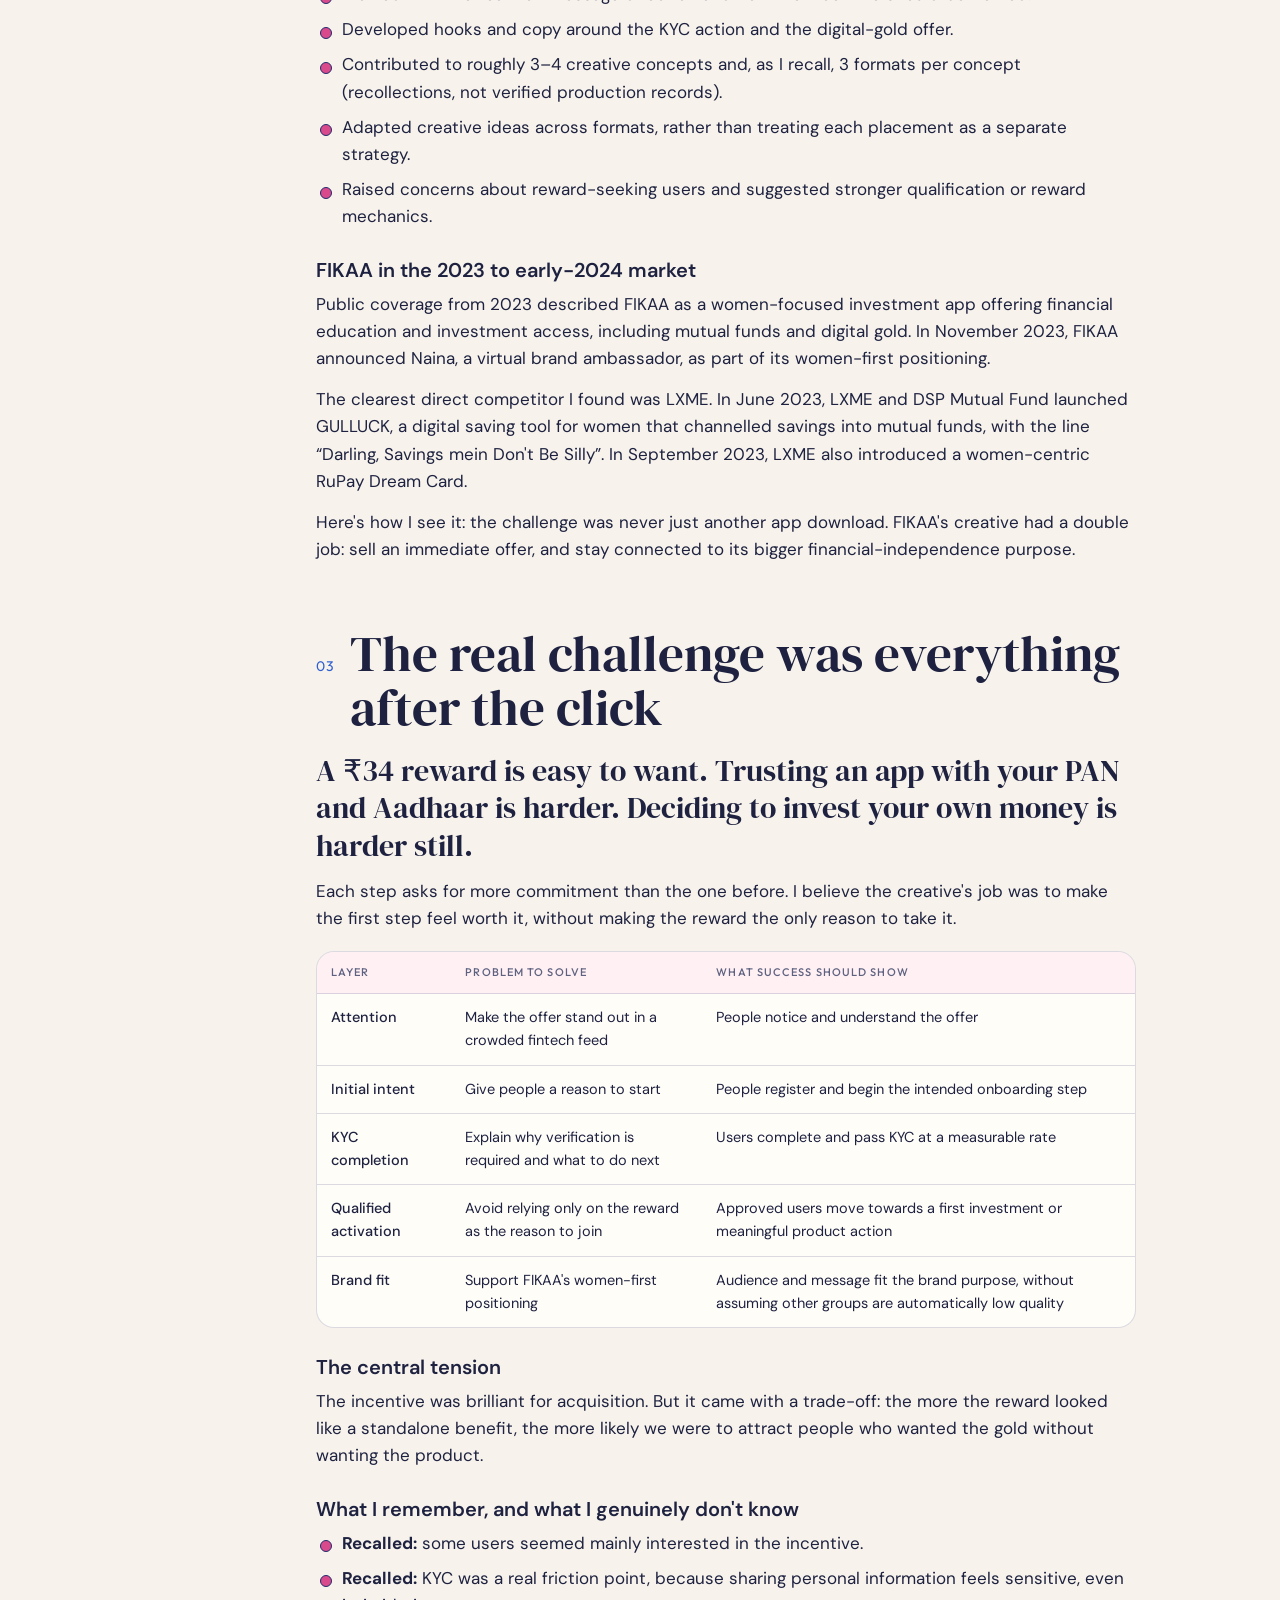
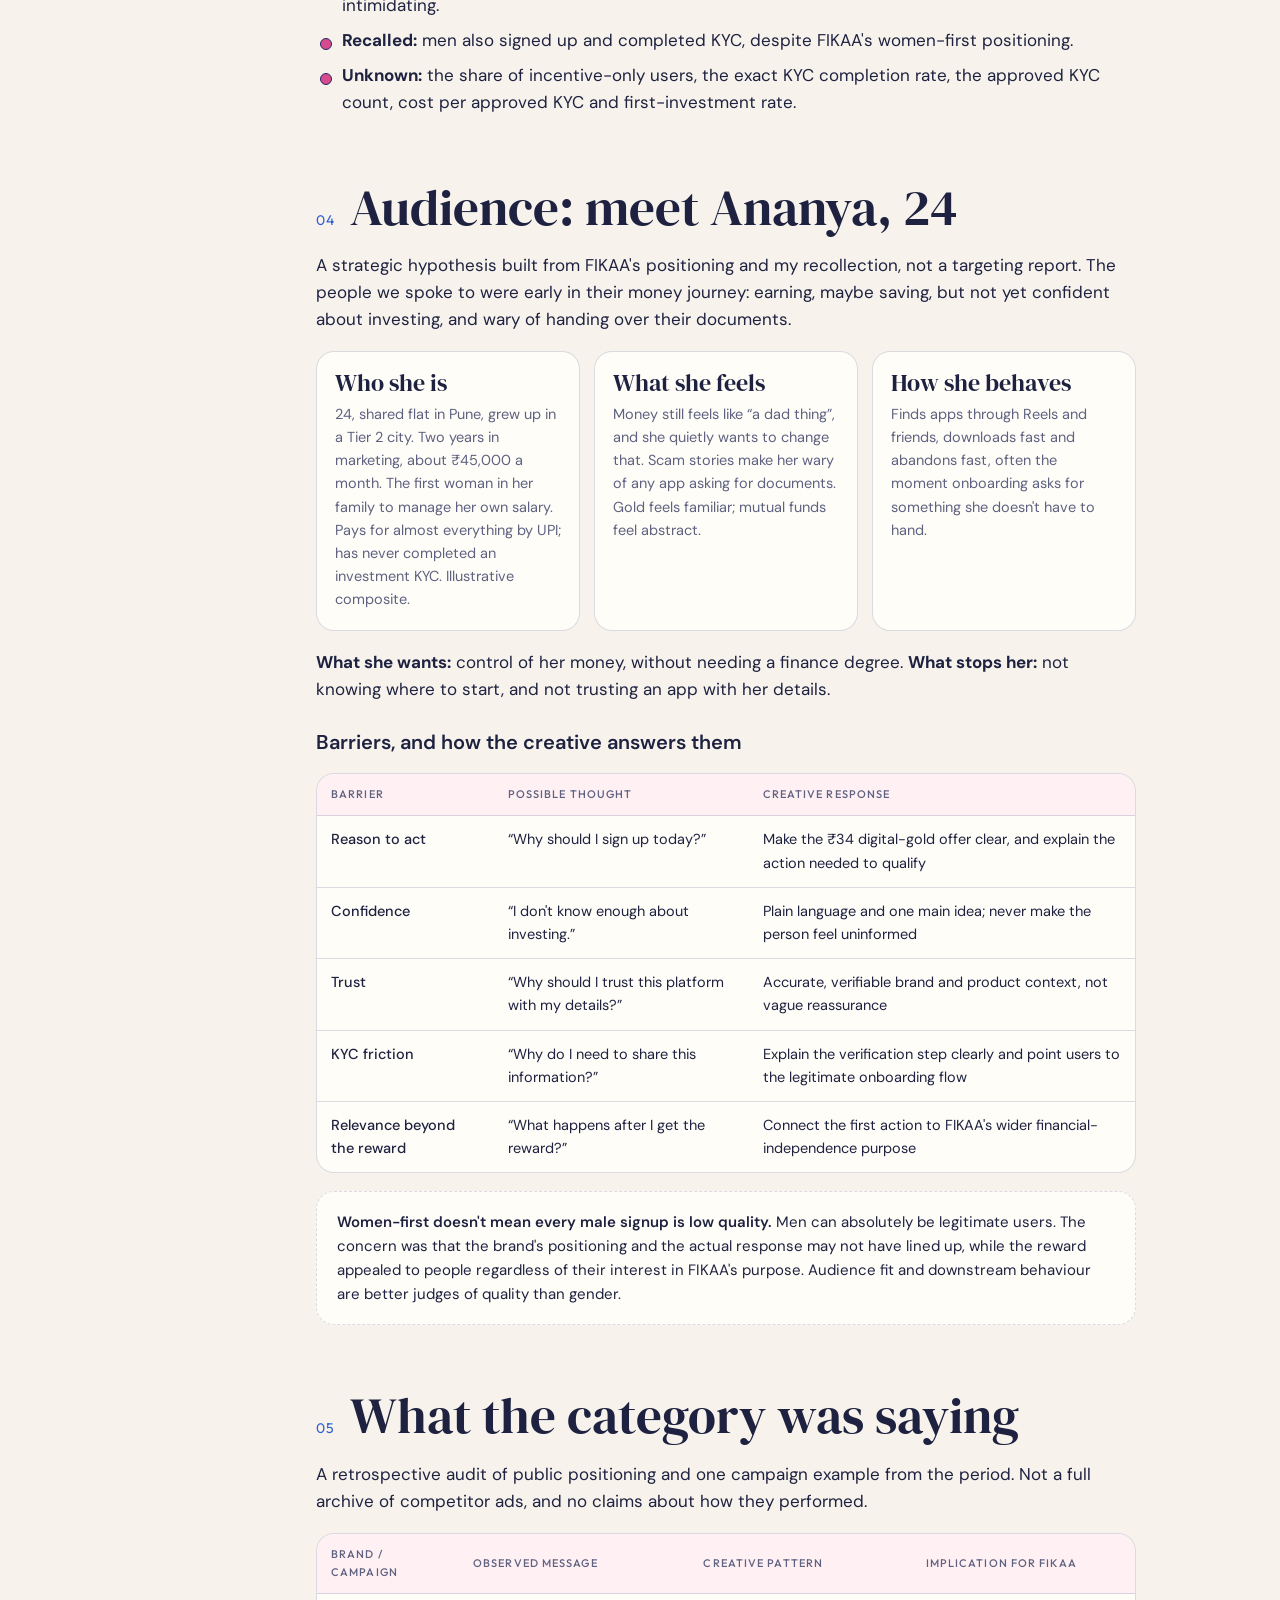
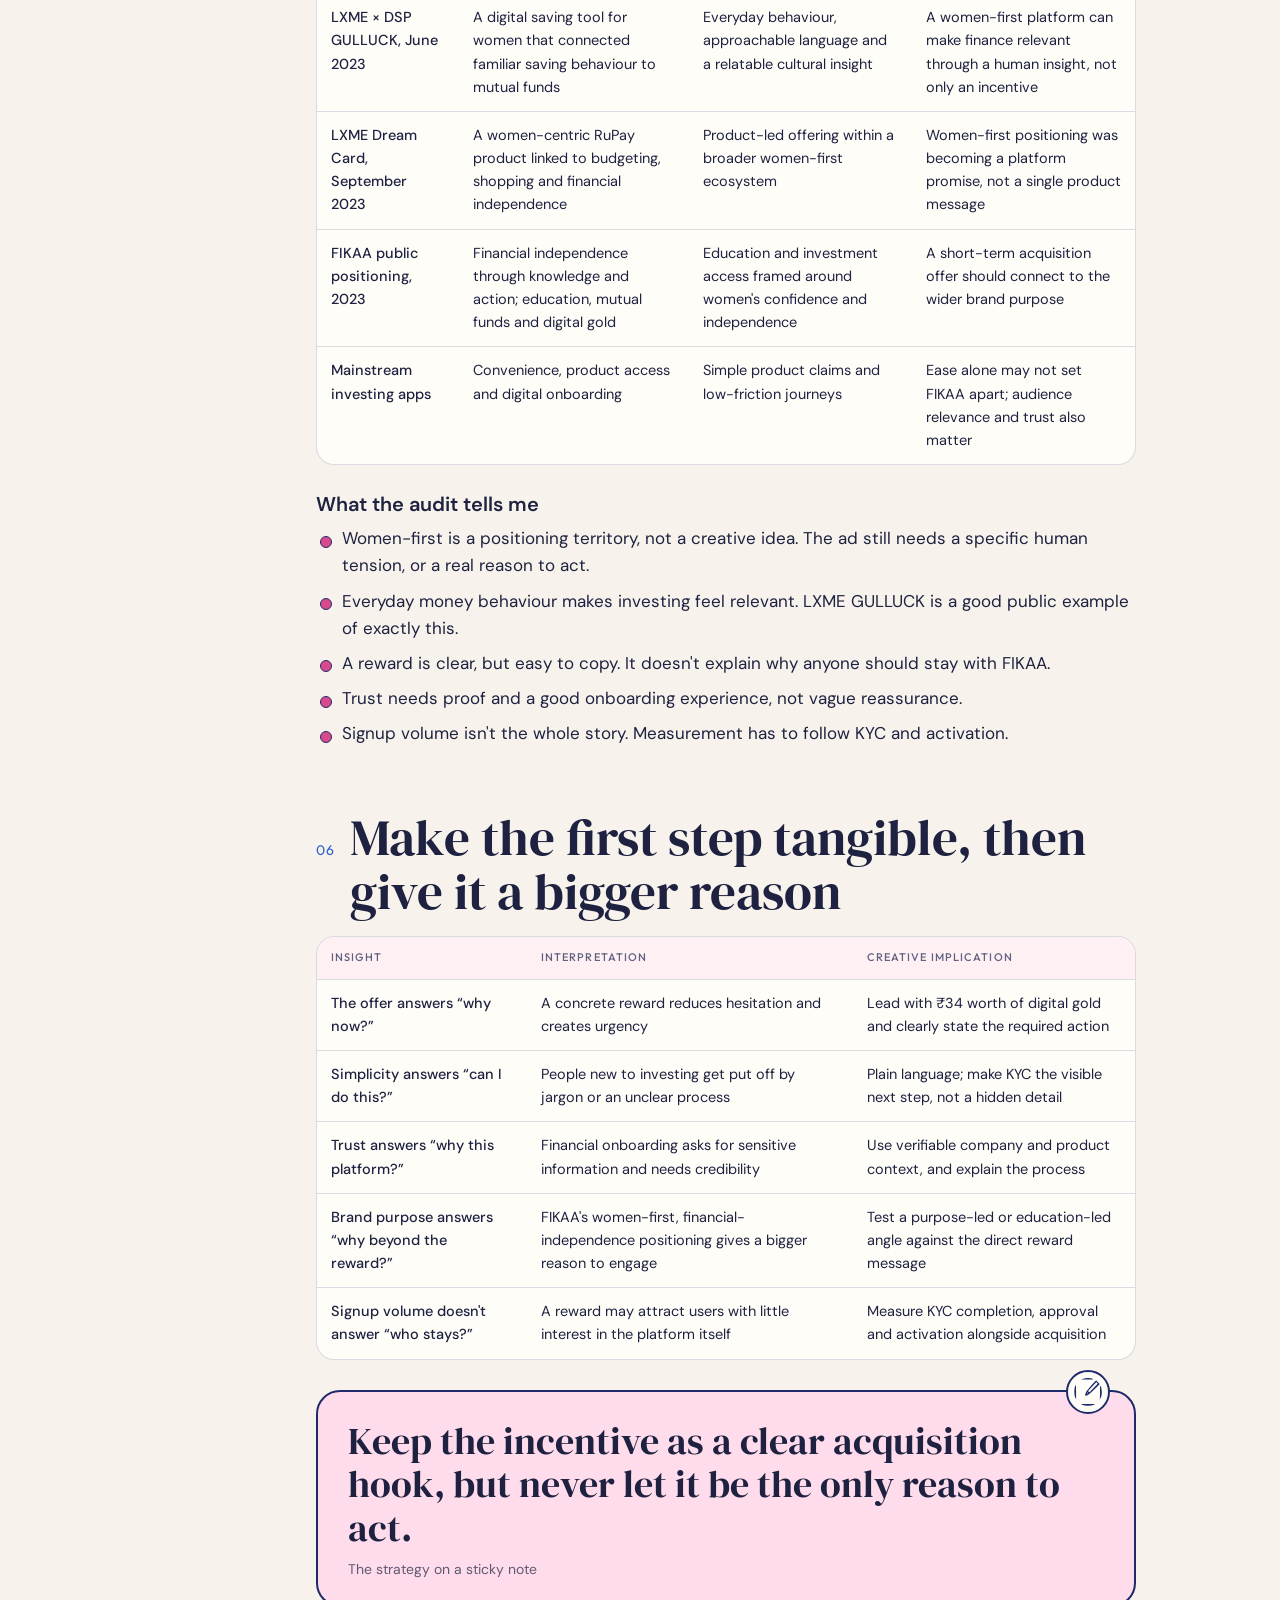
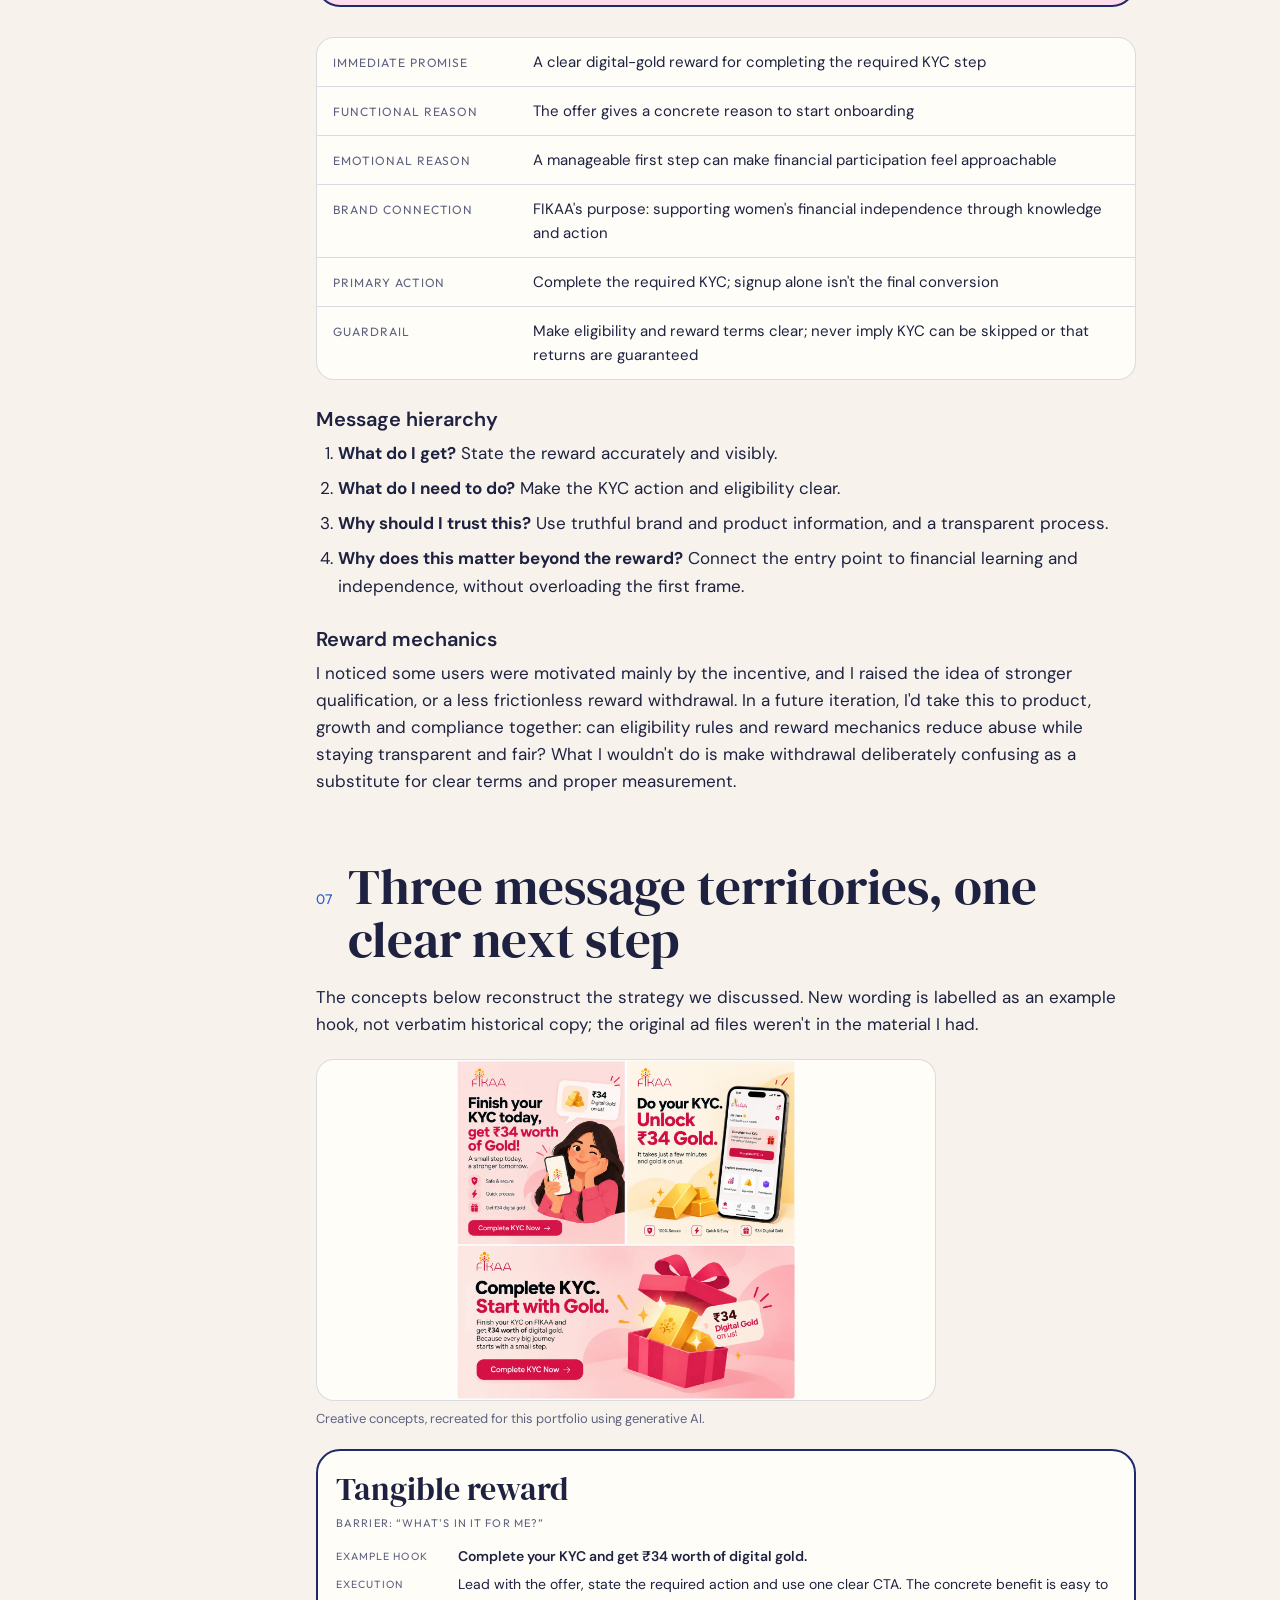
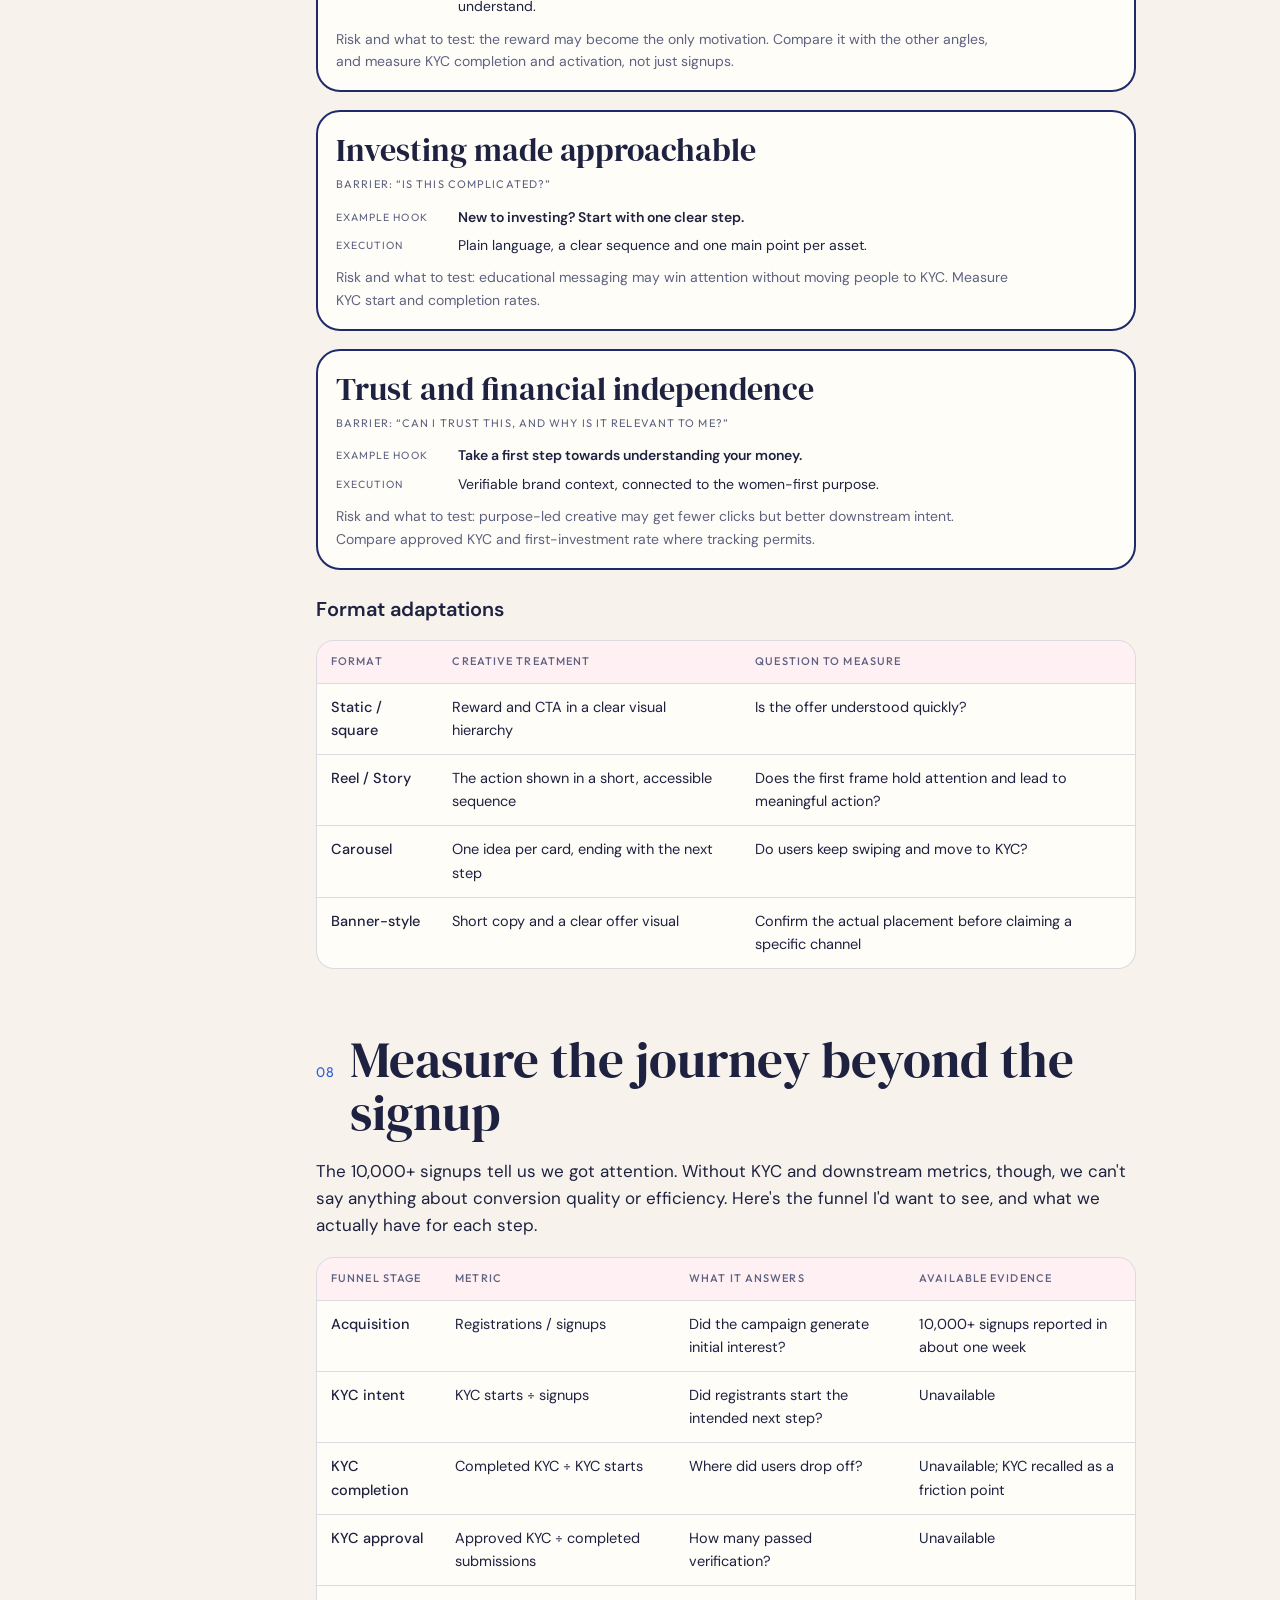
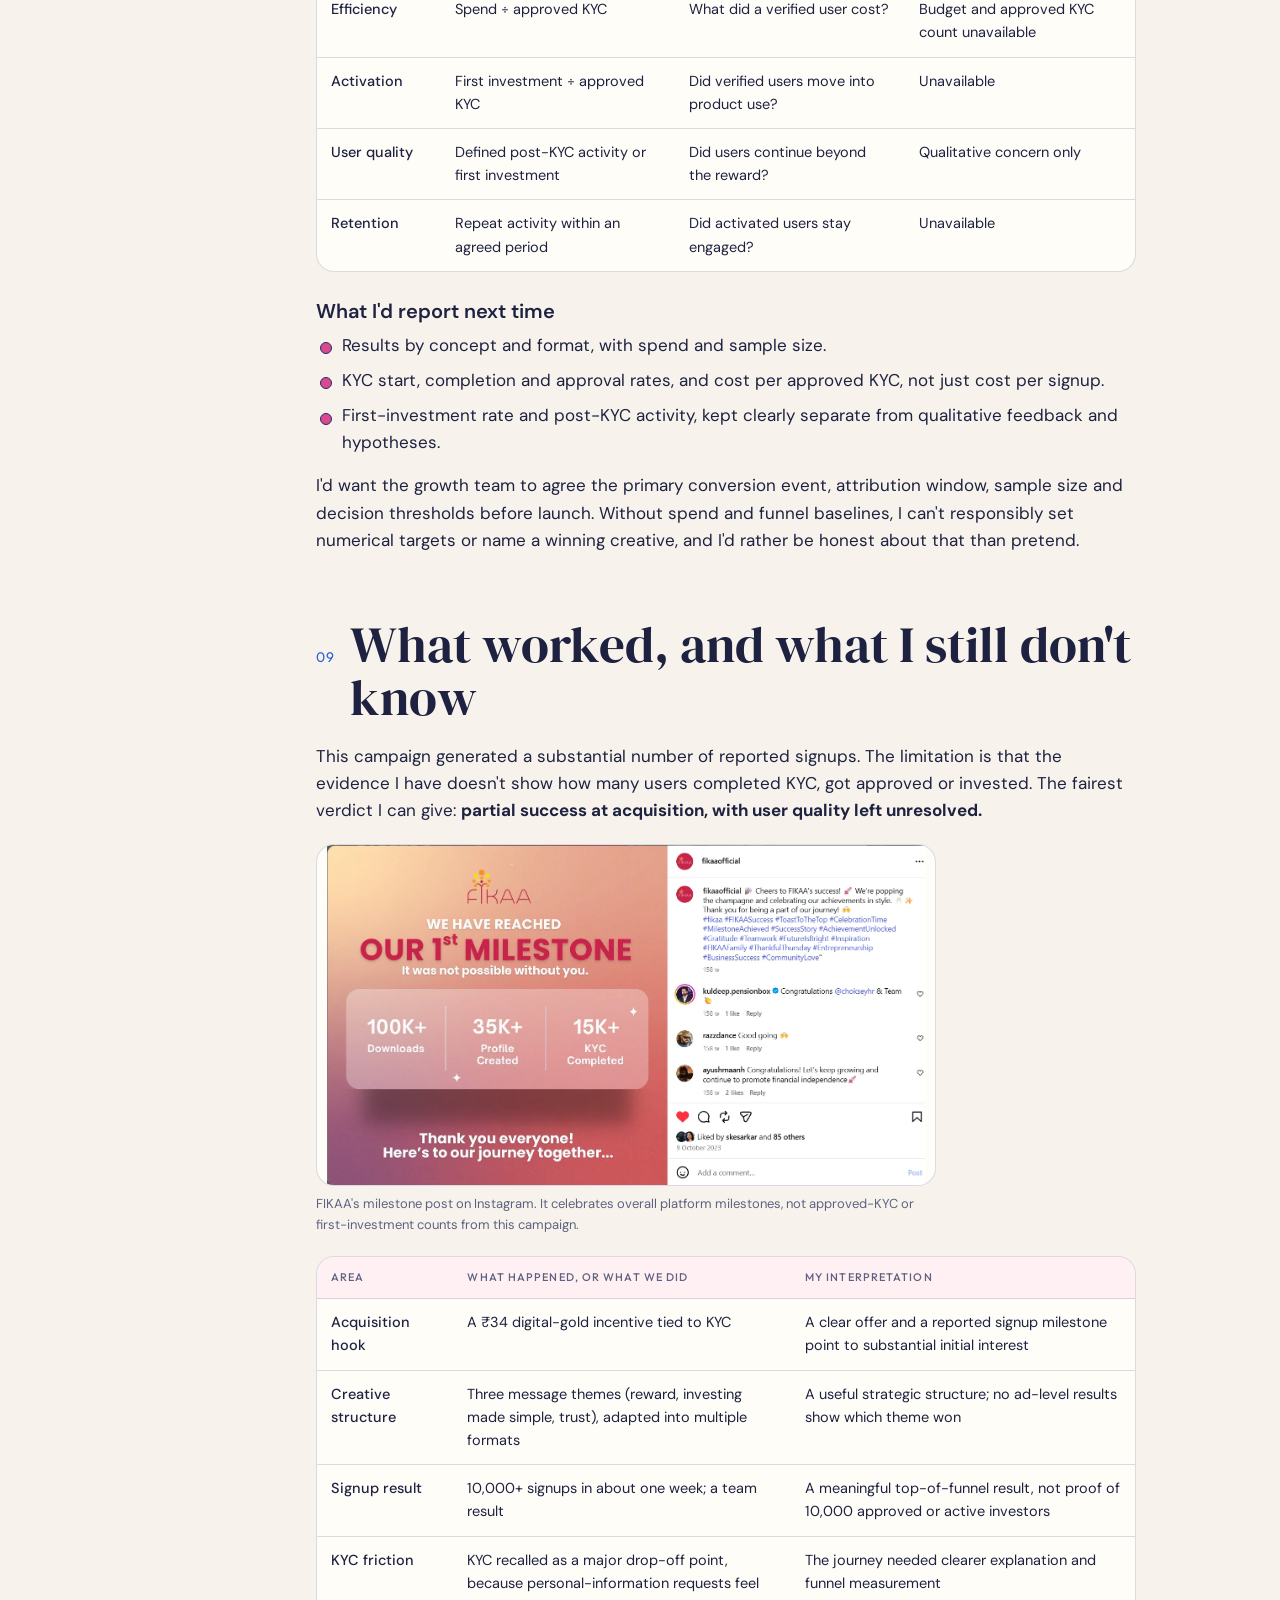
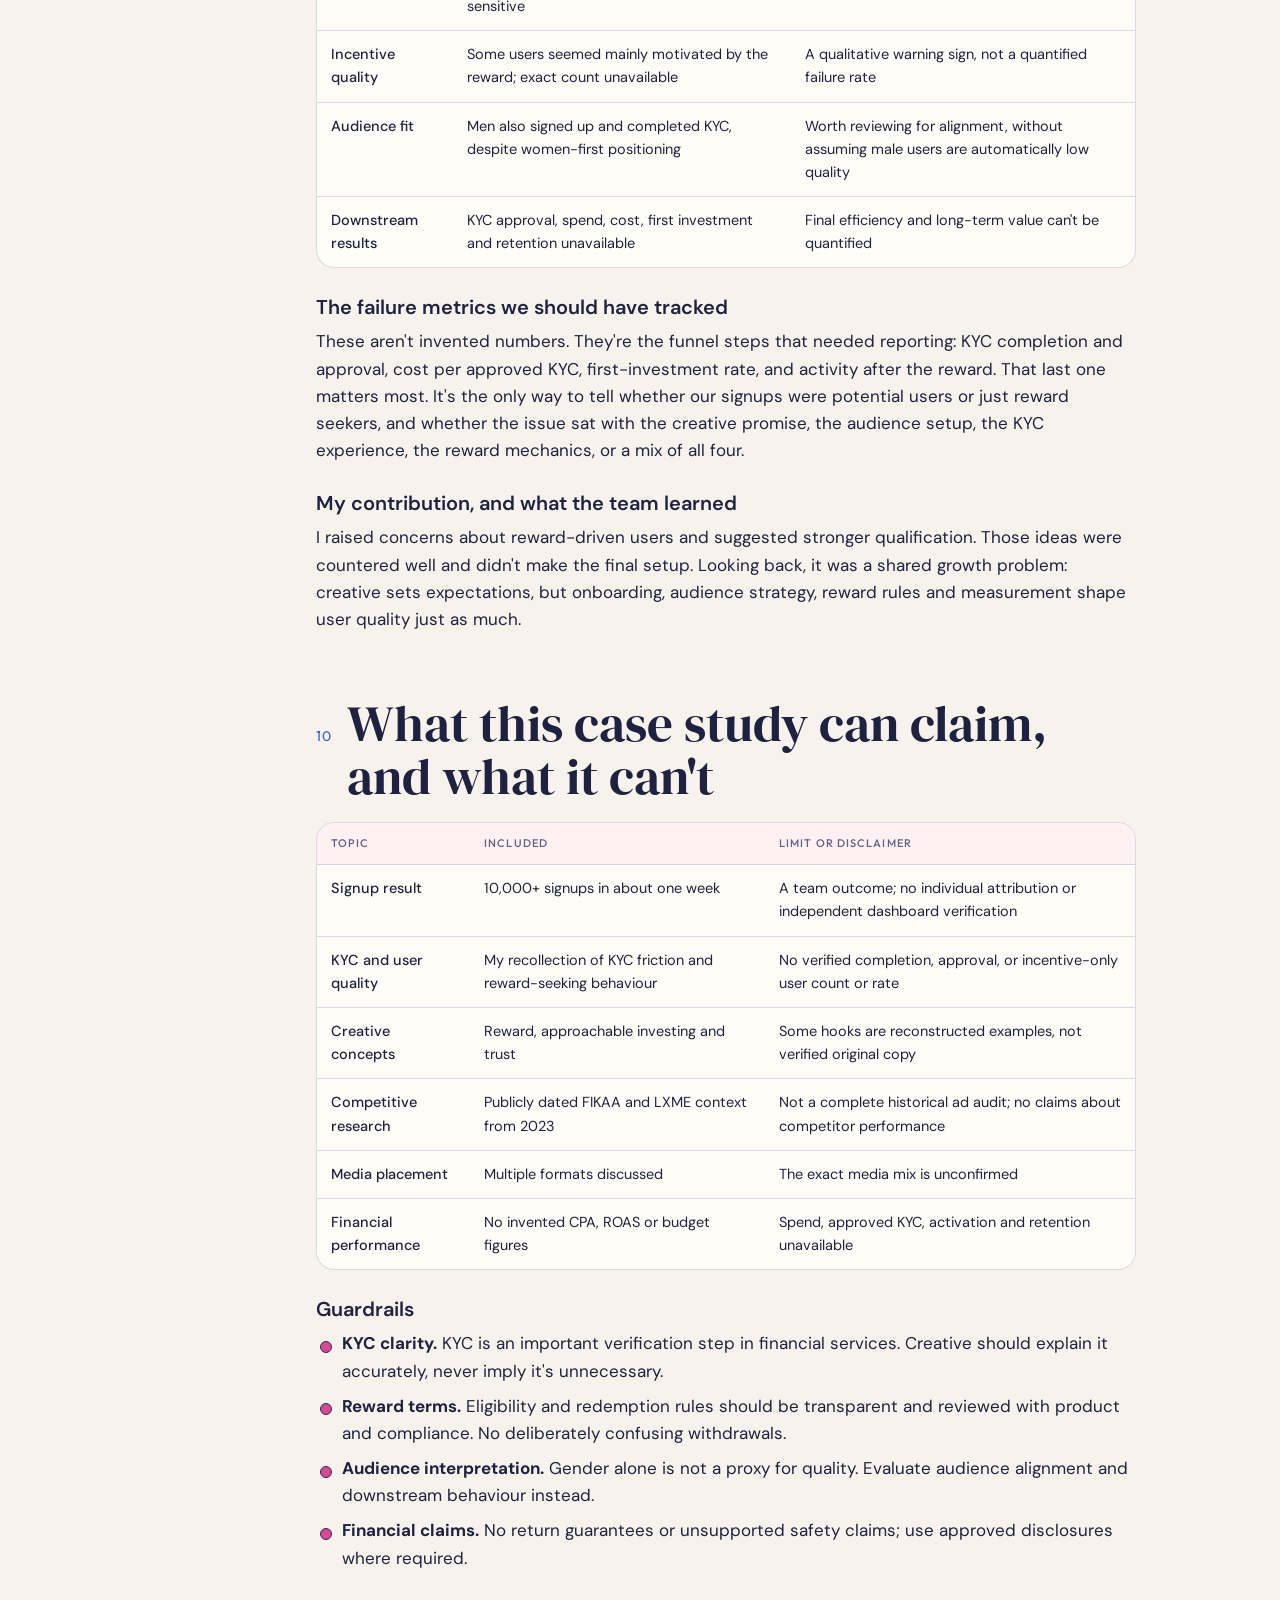
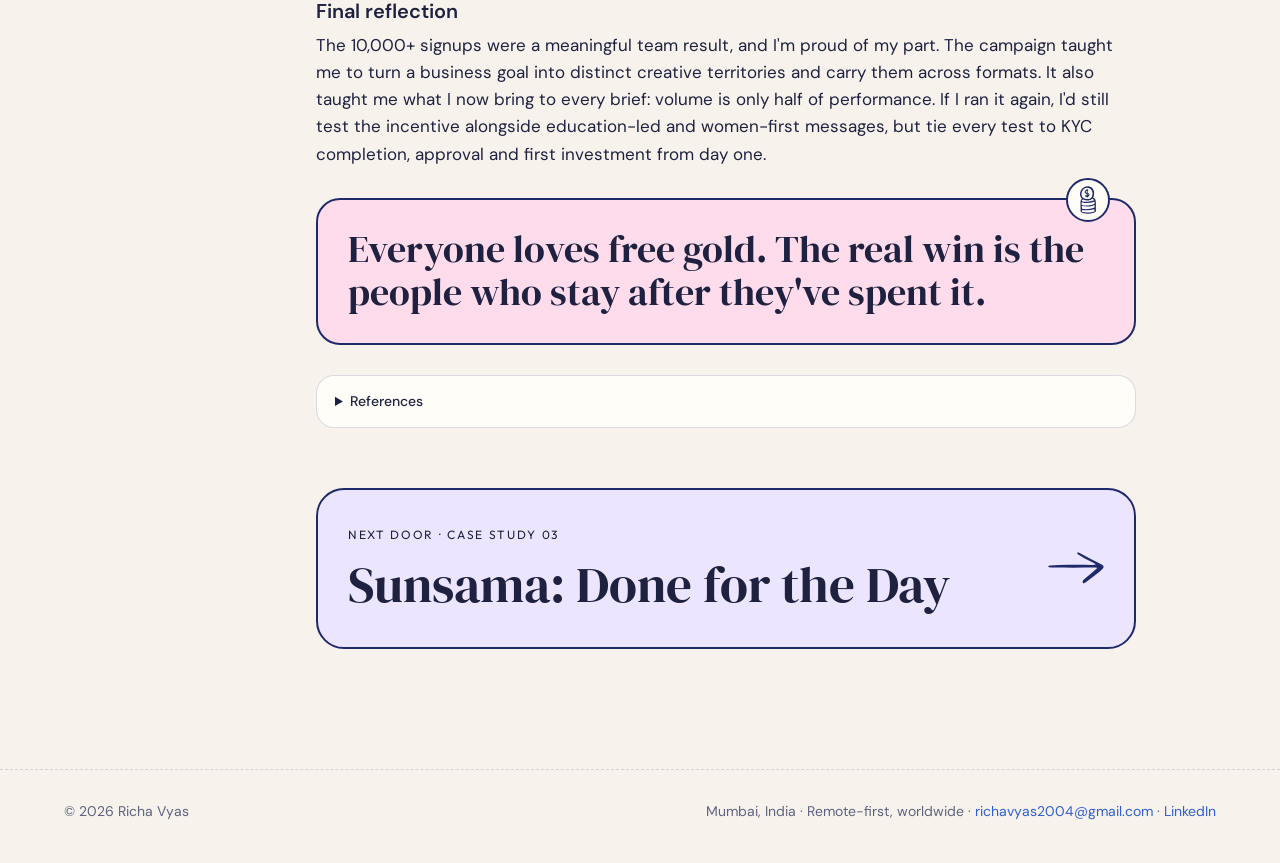
<file: case-study-2.html>
<!doctype html>
<html lang="en">
<head>
<meta charset="utf-8">
<meta name="viewport" content="width=device-width, initial-scale=1">
<title>FIKAA: 10,000 Signups and KYC · Case study · Richa Vyas</title>
<meta name="description" content="Live fintech campaign for FIKAA: a ₹34 digital-gold KYC offer that brought 10,000+ signups in about a week, and what it taught me about user quality.">
<link rel="preconnect" href="https://fonts.googleapis.com"><link rel="preconnect" href="https://fonts.gstatic.com" crossorigin>
<link href="https://fonts.googleapis.com/css2?family=Instrument+Serif:ital@0;1&family=DM+Sans:opsz,wght@9..40,400;9..40,500;9..40,600&family=DM+Mono:wght@400;500&family=Caveat:wght@500;700&display=swap" rel="stylesheet">
<script>try{const t=localStorage.getItem("theme");if(t)document.documentElement.dataset.theme=t}catch(e){}</script>
<link rel="stylesheet" href="assets/site.css"><link rel="stylesheet" href="assets/cs.css">
<style>body{--accent:var(--rose);--accent-soft:var(--rose-soft)}</style>
</head>
<body data-page="cs2">
<script src="assets/doodles.js"></script>
<main>
<header class="cs-hero wrap">
  <div class="tagline"><span>Case study 02</span><i></i><span>FIKAA · Fintech · Live client work</span></div>
  <h1>10,000 Signups <em>and KYC</em></h1>
  <p class="dek">Everyone loves free gold. That was the problem.</p>
  <p class="lede">Offer people ₹34 of free digital gold and they will show up. More than 10,000 of them did, in about a week. I'm proud of that number. But I believe the real story is the question underneath it: how many came for FIKAA, and how many just came for the gold?</p>
  <div class="meta">
    <div><small>Brand</small><b>FIKAA · women-first investing &amp; financial education</b></div>
    <div><small>Offer</small><b>Complete KYC, get ₹34 of digital gold</b></div>
    <div><small>Result</small><b>10,000+ signups in about a week (team result)</b></div>
    <div><small>Status</small><b>Live client work · 2023</b></div>
  </div>
  <figure class="shot cs-cover">
    <div class="shot__img" data-slot="fk-cover"><img src="assets/img/fk-cover.webp" alt="FIKAA campaign overview card: 10,000 signups in one week"></div>
    <figcaption>Overview card. Visual made with generative AI for presentation.</figcaption>
  </figure>
</header>

<div class="wrap cs-body">
  <aside class="toc">
    <p>On this page</p>
    <a href="#disclosures"><span>00</span>Disclosures</a>
    <a href="#summary"><span>01</span>At a glance</a>
    <a href="#context"><span>02</span>Context</a>
    <a href="#problem"><span>03</span>The problem</a>
    <a href="#audience"><span>04</span>Audience</a>
    <a href="#audit"><span>05</span>Category audit</a>
    <a href="#strategy"><span>06</span>Strategy</a>
    <a href="#concepts"><span>07</span>Creative concepts</a>
    <a href="#measure"><span>08</span>Measurement</a>
    <a href="#results"><span>09</span>Results &amp; learning</a>
    <a href="#risks"><span>10</span>Limits &amp; takeaway</a>
    <a class="dl" href="assets/docs/fikaa-10000-signups-and-kyc.pdf" target="_blank"><svg class="ic"><use href="#i-arrow-down"/></svg>Full PDF</a>
  </aside>

  <article>
    <section id="disclosures">
      <div class="callout">
        <p><b>Live client work, written retrospectively.</b> I've written this from memory, supported by public research and AI-assisted drafting and structuring. Some details are approximate. The original campaign files and complete performance reporting weren't available to me.</p>
        <p><b>Attribution.</b> The 10,000+ signup result is a team outcome I contributed to. I'm not presenting it as an individual result.</p>
        <p><b>Visuals.</b> Any recreated or AI-generated visuals are labelled as such.</p>
      </div>
    </section>

    <section id="summary">
      <h2><span class="n">01</span>A milestone worth celebrating, with a question worth asking</h2>
      <dl class="kv">
        <dt>Brand</dt><dd>FIKAA, a women-first investment and financial-education platform</dd>
        <dt>Offer</dt><dd>Complete KYC and receive ₹34 worth of digital gold</dd>
        <dt>Objective</dt><dd>Encourage KYC completion and approval; signups were an earlier funnel step</dd>
        <dt>Reported result</dt><dd>10,000+ signups in approximately one week</dd>
        <dt>My contribution</dt><dd>Creative hooks and copy, message direction, design strategy and format adaptations</dd>
        <dt>Honest verdict</dt><dd>Partially successful: strong reported signup volume; downstream user quality couldn't be quantified</dd>
      </dl>
      <p>FIKAA wanted women to take their first real step into investing. So we gave them a reason to start: complete your KYC, get ₹34 worth of digital gold. It worked. Over 10,000 people signed up in about a week. For a young fintech brand, that's a number any team would be proud of.</p>
      <p>But a signup count can't explain everything. A few things showed up that, honestly, I still think about:</p>
      <div class="cols">
        <div class="card"><svg class="ic"><use href="#i-coin"/></svg><h4>Reward seekers</h4><p>Some people clearly wanted the gold more than they wanted FIKAA.</p></div>
        <div class="card"><svg class="ic"><use href="#i-checklist"/></svg><h4>KYC drop-off</h4><p>Asking someone for their personal documents is a big ask, and it's where people hesitated most.</p></div>
        <div class="card"><svg class="ic"><use href="#i-target"/></svg><h4>Audience drift</h4><p>A women-first brand was signing up a noticeable number of men. Not wrong, but a sign the reward was speaking louder than the brand.</p></div>
      </div>
      <div class="pull"><svg class="ic"><use href="#i-bulb"/></svg>The gap between the action a campaign can easily get and the behaviour a business actually needs. That's what this case study is really about.</div>
    </section>

    <section id="context">
      <h2><span class="n">02</span>An offer with a bigger job to do</h2>
      <h3>My contribution</h3>
      <ul class="list">
        <li>Worked with the team on message direction and how the incentive should be framed.</li>
        <li>Developed hooks and copy around the KYC action and the digital-gold offer.</li>
        <li>Contributed to roughly 3–4 creative concepts and, as I recall, 3 formats per concept (recollections, not verified production records).</li>
        <li>Adapted creative ideas across formats, rather than treating each placement as a separate strategy.</li>
        <li>Raised concerns about reward-seeking users and suggested stronger qualification or reward mechanics.</li>
      </ul>
      <h3>FIKAA in the 2023 to early-2024 market</h3>
      <p>Public coverage from 2023 described FIKAA as a women-focused investment app offering financial education and investment access, including mutual funds and digital gold. In November 2023, FIKAA announced Naina, a virtual brand ambassador, as part of its women-first positioning.</p>
      <p>The clearest direct competitor I found was LXME. In June 2023, LXME and DSP Mutual Fund launched GULLUCK, a digital saving tool for women that channelled savings into mutual funds, with the line “Darling, Savings mein Don't Be Silly”. In September 2023, LXME also introduced a women-centric RuPay Dream Card.</p>
      <p>Here's how I see it: the challenge was never just another app download. FIKAA's creative had a double job: sell an immediate offer, and stay connected to its bigger financial-independence purpose.</p>
    </section>

    <section id="problem">
      <h2><span class="n">03</span>The real challenge was everything after the click</h2>
      <p class="big">A ₹34 reward is easy to want. Trusting an app with your PAN and Aadhaar is harder. Deciding to invest your own money is harder still.</p>
      <p>Each step asks for more commitment than the one before. I believe the creative's job was to make the first step feel worth it, without making the reward the only reason to take it.</p>
      <div class="tw"><table class="t"><thead><tr><th>Layer</th><th>Problem to solve</th><th>What success should show</th></tr></thead><tbody>
        <tr><td>Attention</td><td>Make the offer stand out in a crowded fintech feed</td><td>People notice and understand the offer</td></tr>
        <tr><td>Initial intent</td><td>Give people a reason to start</td><td>People register and begin the intended onboarding step</td></tr>
        <tr><td>KYC completion</td><td>Explain why verification is required and what to do next</td><td>Users complete and pass KYC at a measurable rate</td></tr>
        <tr><td>Qualified activation</td><td>Avoid relying only on the reward as the reason to join</td><td>Approved users move towards a first investment or meaningful product action</td></tr>
        <tr><td>Brand fit</td><td>Support FIKAA's women-first positioning</td><td>Audience and message fit the brand purpose, without assuming other groups are automatically low quality</td></tr>
      </tbody></table></div>
      <h3>The central tension</h3>
      <p>The incentive was brilliant for acquisition. But it came with a trade-off: the more the reward looked like a standalone benefit, the more likely we were to attract people who wanted the gold without wanting the product.</p>
      <h3>What I remember, and what I genuinely don't know</h3>
      <ul class="list">
        <li><b>Recalled:</b> some users seemed mainly interested in the incentive.</li>
        <li><b>Recalled:</b> KYC was a real friction point, because sharing personal information feels sensitive, even intimidating.</li>
        <li><b>Recalled:</b> men also signed up and completed KYC, despite FIKAA's women-first positioning.</li>
        <li><b>Unknown:</b> the share of incentive-only users, the exact KYC completion rate, the approved KYC count, cost per approved KYC and first-investment rate.</li>
      </ul>
    </section>

    <section id="audience">
      <h2><span class="n">04</span>Audience: meet Ananya, 24</h2>
      <p>A strategic hypothesis built from FIKAA's positioning and my recollection, not a targeting report. The people we spoke to were early in their money journey: earning, maybe saving, but not yet confident about investing, and wary of handing over their documents.</p>
      <div class="cols">
        <div class="card"><h4>Who she is</h4><p>24, shared flat in Pune, grew up in a Tier 2 city. Two years in marketing, about ₹45,000 a month. The first woman in her family to manage her own salary. Pays for almost everything by UPI; has never completed an investment KYC. Illustrative composite.</p></div>
        <div class="card"><h4>What she feels</h4><p>Money still feels like “a dad thing”, and she quietly wants to change that. Scam stories make her wary of any app asking for documents. Gold feels familiar; mutual funds feel abstract.</p></div>
        <div class="card"><h4>How she behaves</h4><p>Finds apps through Reels and friends, downloads fast and abandons fast, often the moment onboarding asks for something she doesn't have to hand.</p></div>
      </div>
      <p><b>What she wants:</b> control of her money, without needing a finance degree. <b>What stops her:</b> not knowing where to start, and not trusting an app with her details.</p>
      <h3>Barriers, and how the creative answers them</h3>
      <div class="tw"><table class="t"><thead><tr><th>Barrier</th><th>Possible thought</th><th>Creative response</th></tr></thead><tbody>
        <tr><td>Reason to act</td><td>“Why should I sign up today?”</td><td>Make the ₹34 digital-gold offer clear, and explain the action needed to qualify</td></tr>
        <tr><td>Confidence</td><td>“I don't know enough about investing.”</td><td>Plain language and one main idea; never make the person feel uninformed</td></tr>
        <tr><td>Trust</td><td>“Why should I trust this platform with my details?”</td><td>Accurate, verifiable brand and product context, not vague reassurance</td></tr>
        <tr><td>KYC friction</td><td>“Why do I need to share this information?”</td><td>Explain the verification step clearly and point users to the legitimate onboarding flow</td></tr>
        <tr><td>Relevance beyond the reward</td><td>“What happens after I get the reward?”</td><td>Connect the first action to FIKAA's wider financial-independence purpose</td></tr>
      </tbody></table></div>
      <div class="callout"><b>Women-first doesn't mean every male signup is low quality.</b> Men can absolutely be legitimate users. The concern was that the brand's positioning and the actual response may not have lined up, while the reward appealed to people regardless of their interest in FIKAA's purpose. Audience fit and downstream behaviour are better judges of quality than gender.</div>
    </section>

    <section id="audit">
      <h2><span class="n">05</span>What the category was saying</h2>
      <p>A retrospective audit of public positioning and one campaign example from the period. Not a full archive of competitor ads, and no claims about how they performed.</p>
      <div class="tw"><table class="t"><thead><tr><th>Brand / campaign</th><th>Observed message</th><th>Creative pattern</th><th>Implication for FIKAA</th></tr></thead><tbody>
        <tr><td>LXME × DSP GULLUCK, June 2023</td><td>A digital saving tool for women that connected familiar saving behaviour to mutual funds</td><td>Everyday behaviour, approachable language and a relatable cultural insight</td><td>A women-first platform can make finance relevant through a human insight, not only an incentive</td></tr>
        <tr><td>LXME Dream Card, September 2023</td><td>A women-centric RuPay product linked to budgeting, shopping and financial independence</td><td>Product-led offering within a broader women-first ecosystem</td><td>Women-first positioning was becoming a platform promise, not a single product message</td></tr>
        <tr><td>FIKAA public positioning, 2023</td><td>Financial independence through knowledge and action; education, mutual funds and digital gold</td><td>Education and investment access framed around women's confidence and independence</td><td>A short-term acquisition offer should connect to the wider brand purpose</td></tr>
        <tr><td>Mainstream investing apps</td><td>Convenience, product access and digital onboarding</td><td>Simple product claims and low-friction journeys</td><td>Ease alone may not set FIKAA apart; audience relevance and trust also matter</td></tr>
      </tbody></table></div>
      <h3>What the audit tells me</h3>
      <ul class="list">
        <li>Women-first is a positioning territory, not a creative idea. The ad still needs a specific human tension, or a real reason to act.</li>
        <li>Everyday money behaviour makes investing feel relevant. LXME GULLUCK is a good public example of exactly this.</li>
        <li>A reward is clear, but easy to copy. It doesn't explain why anyone should stay with FIKAA.</li>
        <li>Trust needs proof and a good onboarding experience, not vague reassurance.</li>
        <li>Signup volume isn't the whole story. Measurement has to follow KYC and activation.</li>
      </ul>
    </section>

    <section id="strategy">
      <h2><span class="n">06</span>Make the first step tangible, then give it a bigger reason</h2>
      <div class="tw"><table class="t"><thead><tr><th>Insight</th><th>Interpretation</th><th>Creative implication</th></tr></thead><tbody>
        <tr><td>The offer answers “why now?”</td><td>A concrete reward reduces hesitation and creates urgency</td><td>Lead with ₹34 worth of digital gold and clearly state the required action</td></tr>
        <tr><td>Simplicity answers “can I do this?”</td><td>People new to investing get put off by jargon or an unclear process</td><td>Plain language; make KYC the visible next step, not a hidden detail</td></tr>
        <tr><td>Trust answers “why this platform?”</td><td>Financial onboarding asks for sensitive information and needs credibility</td><td>Use verifiable company and product context, and explain the process</td></tr>
        <tr><td>Brand purpose answers “why beyond the reward?”</td><td>FIKAA's women-first, financial-independence positioning gives a bigger reason to engage</td><td>Test a purpose-led or education-led angle against the direct reward message</td></tr>
        <tr><td>Signup volume doesn't answer “who stays?”</td><td>A reward may attract users with little interest in the platform itself</td><td>Measure KYC completion, approval and activation alongside acquisition</td></tr>
      </tbody></table></div>
      <div class="pull"><svg class="ic"><use href="#i-note"/></svg>Keep the incentive as a clear acquisition hook, but never let it be the only reason to act.<small>The strategy on a sticky note</small></div>
      <dl class="kv">
        <dt>Immediate promise</dt><dd>A clear digital-gold reward for completing the required KYC step</dd>
        <dt>Functional reason</dt><dd>The offer gives a concrete reason to start onboarding</dd>
        <dt>Emotional reason</dt><dd>A manageable first step can make financial participation feel approachable</dd>
        <dt>Brand connection</dt><dd>FIKAA's purpose: supporting women's financial independence through knowledge and action</dd>
        <dt>Primary action</dt><dd>Complete the required KYC; signup alone isn't the final conversion</dd>
        <dt>Guardrail</dt><dd>Make eligibility and reward terms clear; never imply KYC can be skipped or that returns are guaranteed</dd>
      </dl>
      <h3>Message hierarchy</h3>
      <ol class="list">
        <li><b>What do I get?</b> State the reward accurately and visibly.</li>
        <li><b>What do I need to do?</b> Make the KYC action and eligibility clear.</li>
        <li><b>Why should I trust this?</b> Use truthful brand and product information, and a transparent process.</li>
        <li><b>Why does this matter beyond the reward?</b> Connect the entry point to financial learning and independence, without overloading the first frame.</li>
      </ol>
      <h3>Reward mechanics</h3>
      <p>I noticed some users were motivated mainly by the incentive, and I raised the idea of stronger qualification, or a less frictionless reward withdrawal. In a future iteration, I'd take this to product, growth and compliance together: can eligibility rules and reward mechanics reduce abuse while staying transparent and fair? What I wouldn't do is make withdrawal deliberately confusing as a substitute for clear terms and proper measurement.</p>
    </section>

    <section id="concepts">
      <h2><span class="n">07</span>Three message territories, one clear next step</h2>
      <p>The concepts below reconstruct the strategy we discussed. New wording is labelled as an example hook, not verbatim historical copy; the original ad files weren't in the material I had.</p>
      <figure class="shot" style="max-width:620px"><div class="shot__img" data-slot="fk-concepts"><img src="assets/img/fk-concepts.webp" alt="FIKAA creative concepts: Finish your KYC today, Do your KYC unlock ₹34 gold, Complete KYC start with gold" loading="lazy"></div><figcaption>Creative concepts, recreated for this portfolio using generative AI.</figcaption></figure>
      <div class="ads">
        <div class="ad" style="grid-template-columns:1fr"><div>
          <h3>Tangible reward</h3><p class="mot">Barrier: “What's in it for me?”</p>
          <dl><dt>Example hook</dt><dd><b>Complete your KYC and get ₹34 worth of digital gold.</b></dd><dt>Execution</dt><dd>Lead with the offer, state the required action and use one clear CTA. The concrete benefit is easy to understand.</dd></dl>
          <p class="why">Risk and what to test: the reward may become the only motivation. Compare it with the other angles, and measure KYC completion and activation, not just signups.</p></div></div>
        <div class="ad" style="grid-template-columns:1fr"><div>
          <h3>Investing made approachable</h3><p class="mot">Barrier: “Is this complicated?”</p>
          <dl><dt>Example hook</dt><dd><b>New to investing? Start with one clear step.</b></dd><dt>Execution</dt><dd>Plain language, a clear sequence and one main point per asset.</dd></dl>
          <p class="why">Risk and what to test: educational messaging may win attention without moving people to KYC. Measure KYC start and completion rates.</p></div></div>
        <div class="ad" style="grid-template-columns:1fr"><div>
          <h3>Trust and financial independence</h3><p class="mot">Barrier: “Can I trust this, and why is it relevant to me?”</p>
          <dl><dt>Example hook</dt><dd><b>Take a first step towards understanding your money.</b></dd><dt>Execution</dt><dd>Verifiable brand context, connected to the women-first purpose.</dd></dl>
          <p class="why">Risk and what to test: purpose-led creative may get fewer clicks but better downstream intent. Compare approved KYC and first-investment rate where tracking permits.</p></div></div>
      </div>
      <h3>Format adaptations</h3>
      <div class="tw"><table class="t"><thead><tr><th>Format</th><th>Creative treatment</th><th>Question to measure</th></tr></thead><tbody>
        <tr><td>Static / square</td><td>Reward and CTA in a clear visual hierarchy</td><td>Is the offer understood quickly?</td></tr>
        <tr><td>Reel / Story</td><td>The action shown in a short, accessible sequence</td><td>Does the first frame hold attention and lead to meaningful action?</td></tr>
        <tr><td>Carousel</td><td>One idea per card, ending with the next step</td><td>Do users keep swiping and move to KYC?</td></tr>
        <tr><td>Banner-style</td><td>Short copy and a clear offer visual</td><td>Confirm the actual placement before claiming a specific channel</td></tr>
      </tbody></table></div>
    </section>

    <section id="measure">
      <h2><span class="n">08</span>Measure the journey beyond the signup</h2>
      <p>The 10,000+ signups tell us we got attention. Without KYC and downstream metrics, though, we can't say anything about conversion quality or efficiency. Here's the funnel I'd want to see, and what we actually have for each step.</p>
      <div class="tw"><table class="t"><thead><tr><th>Funnel stage</th><th>Metric</th><th>What it answers</th><th>Available evidence</th></tr></thead><tbody>
        <tr><td>Acquisition</td><td>Registrations / signups</td><td>Did the campaign generate initial interest?</td><td>10,000+ signups reported in about one week</td></tr>
        <tr><td>KYC intent</td><td>KYC starts ÷ signups</td><td>Did registrants start the intended next step?</td><td>Unavailable</td></tr>
        <tr><td>KYC completion</td><td>Completed KYC ÷ KYC starts</td><td>Where did users drop off?</td><td>Unavailable; KYC recalled as a friction point</td></tr>
        <tr><td>KYC approval</td><td>Approved KYC ÷ completed submissions</td><td>How many passed verification?</td><td>Unavailable</td></tr>
        <tr><td>Efficiency</td><td>Spend ÷ approved KYC</td><td>What did a verified user cost?</td><td>Budget and approved KYC count unavailable</td></tr>
        <tr><td>Activation</td><td>First investment ÷ approved KYC</td><td>Did verified users move into product use?</td><td>Unavailable</td></tr>
        <tr><td>User quality</td><td>Defined post-KYC activity or first investment</td><td>Did users continue beyond the reward?</td><td>Qualitative concern only</td></tr>
        <tr><td>Retention</td><td>Repeat activity within an agreed period</td><td>Did activated users stay engaged?</td><td>Unavailable</td></tr>
      </tbody></table></div>
      <h3>What I'd report next time</h3>
      <ul class="list">
        <li>Results by concept and format, with spend and sample size.</li>
        <li>KYC start, completion and approval rates, and cost per approved KYC, not just cost per signup.</li>
        <li>First-investment rate and post-KYC activity, kept clearly separate from qualitative feedback and hypotheses.</li>
      </ul>
      <p>I'd want the growth team to agree the primary conversion event, attribution window, sample size and decision thresholds before launch. Without spend and funnel baselines, I can't responsibly set numerical targets or name a winning creative, and I'd rather be honest about that than pretend.</p>
    </section>

    <section id="results">
      <h2><span class="n">09</span>What worked, and what I still don't know</h2>
      <p>This campaign generated a substantial number of reported signups. The limitation is that the evidence I have doesn't show how many users completed KYC, got approved or invested. The fairest verdict I can give: <b>partial success at acquisition, with user quality left unresolved.</b></p>
      <figure class="shot" style="max-width:620px"><div class="shot__img" data-slot="fk-milestone"><img src="assets/img/fk-milestone.webp" alt="FIKAA Instagram milestone post: 100K+ downloads, 35K+ profiles created, 15K+ KYC completed" loading="lazy"></div><figcaption>FIKAA's milestone post on Instagram. It celebrates overall platform milestones, not approved-KYC or first-investment counts from this campaign.</figcaption></figure>
      <div class="tw"><table class="t"><thead><tr><th>Area</th><th>What happened, or what we did</th><th>My interpretation</th></tr></thead><tbody>
        <tr><td>Acquisition hook</td><td>A ₹34 digital-gold incentive tied to KYC</td><td>A clear offer and a reported signup milestone point to substantial initial interest</td></tr>
        <tr><td>Creative structure</td><td>Three message themes (reward, investing made simple, trust), adapted into multiple formats</td><td>A useful strategic structure; no ad-level results show which theme won</td></tr>
        <tr><td>Signup result</td><td>10,000+ signups in about one week; a team result</td><td>A meaningful top-of-funnel result, not proof of 10,000 approved or active investors</td></tr>
        <tr><td>KYC friction</td><td>KYC recalled as a major drop-off point, because personal-information requests feel sensitive</td><td>The journey needed clearer explanation and funnel measurement</td></tr>
        <tr><td>Incentive quality</td><td>Some users seemed mainly motivated by the reward; exact count unavailable</td><td>A qualitative warning sign, not a quantified failure rate</td></tr>
        <tr><td>Audience fit</td><td>Men also signed up and completed KYC, despite women-first positioning</td><td>Worth reviewing for alignment, without assuming male users are automatically low quality</td></tr>
        <tr><td>Downstream results</td><td>KYC approval, spend, cost, first investment and retention unavailable</td><td>Final efficiency and long-term value can't be quantified</td></tr>
      </tbody></table></div>
      <h3>The failure metrics we should have tracked</h3>
      <p>These aren't invented numbers. They're the funnel steps that needed reporting: KYC completion and approval, cost per approved KYC, first-investment rate, and activity after the reward. That last one matters most. It's the only way to tell whether our signups were potential users or just reward seekers, and whether the issue sat with the creative promise, the audience setup, the KYC experience, the reward mechanics, or a mix of all four.</p>
      <h3>My contribution, and what the team learned</h3>
      <p>I raised concerns about reward-driven users and suggested stronger qualification. Those ideas were countered well and didn't make the final setup. Looking back, it was a shared growth problem: creative sets expectations, but onboarding, audience strategy, reward rules and measurement shape user quality just as much.</p>
    </section>

    <section id="risks">
      <h2><span class="n">10</span>What this case study can claim, and what it can't</h2>
      <div class="tw"><table class="t"><thead><tr><th>Topic</th><th>Included</th><th>Limit or disclaimer</th></tr></thead><tbody>
        <tr><td>Signup result</td><td>10,000+ signups in about one week</td><td>A team outcome; no individual attribution or independent dashboard verification</td></tr>
        <tr><td>KYC and user quality</td><td>My recollection of KYC friction and reward-seeking behaviour</td><td>No verified completion, approval, or incentive-only user count or rate</td></tr>
        <tr><td>Creative concepts</td><td>Reward, approachable investing and trust</td><td>Some hooks are reconstructed examples, not verified original copy</td></tr>
        <tr><td>Competitive research</td><td>Publicly dated FIKAA and LXME context from 2023</td><td>Not a complete historical ad audit; no claims about competitor performance</td></tr>
        <tr><td>Media placement</td><td>Multiple formats discussed</td><td>The exact media mix is unconfirmed</td></tr>
        <tr><td>Financial performance</td><td>No invented CPA, ROAS or budget figures</td><td>Spend, approved KYC, activation and retention unavailable</td></tr>
      </tbody></table></div>
      <h3>Guardrails</h3>
      <ul class="list">
        <li><b>KYC clarity.</b> KYC is an important verification step in financial services. Creative should explain it accurately, never imply it's unnecessary.</li>
        <li><b>Reward terms.</b> Eligibility and redemption rules should be transparent and reviewed with product and compliance. No deliberately confusing withdrawals.</li>
        <li><b>Audience interpretation.</b> Gender alone is not a proxy for quality. Evaluate audience alignment and downstream behaviour instead.</li>
        <li><b>Financial claims.</b> No return guarantees or unsupported safety claims; use approved disclosures where required.</li>
      </ul>
      <h3>Final reflection</h3>
      <p>The 10,000+ signups were a meaningful team result, and I'm proud of my part. The campaign taught me to turn a business goal into distinct creative territories and carry them across formats. It also taught me what I now bring to every brief: volume is only half of performance. If I ran it again, I'd still test the incentive alongside education-led and women-first messages, but tie every test to KYC completion, approval and first investment from day one.</p>
      <div class="pull"><svg class="ic"><use href="#i-coin"/></svg>Everyone loves free gold. The real win is the people who stay after they've spent it.</div>
      <details class="refs"><summary>References</summary><ul>
        <li>LXME × DSP GULLUCK launch. Investment Guru India, 20 June 2023</li>
        <li>LXME GULLUCK campaign video. YouTube</li>
        <li>LXME's women-centric RuPay Dream Card debuts at GFF 2023. IBS Intelligence, 8 September 2023</li>
        <li>FIKAA appoints Naina as its brand ambassador. PR Newswire, 2 November 2023</li>
        <li>Financial independence through knowledge and action. Business India, 17 November 2023</li>
        <li>KYC explainer. SEBI Investor · Getting Ready to Invest. NISM</li>
        <li>FIKAA milestone post. Instagram</li>
      </ul></details>
    </section>

    <a class="next" href="case-study-3.html" style="--next:var(--grape-soft)"><div><small>Next door · Case study 03</small><h3>Sunsama: Done for the Day</h3></div><svg class="ic"><use href="#i-arrow-right"/></svg></a>
  </article>
</div>
</main>
<script src="assets/site.js"></script>
</body>
</html>
</file>
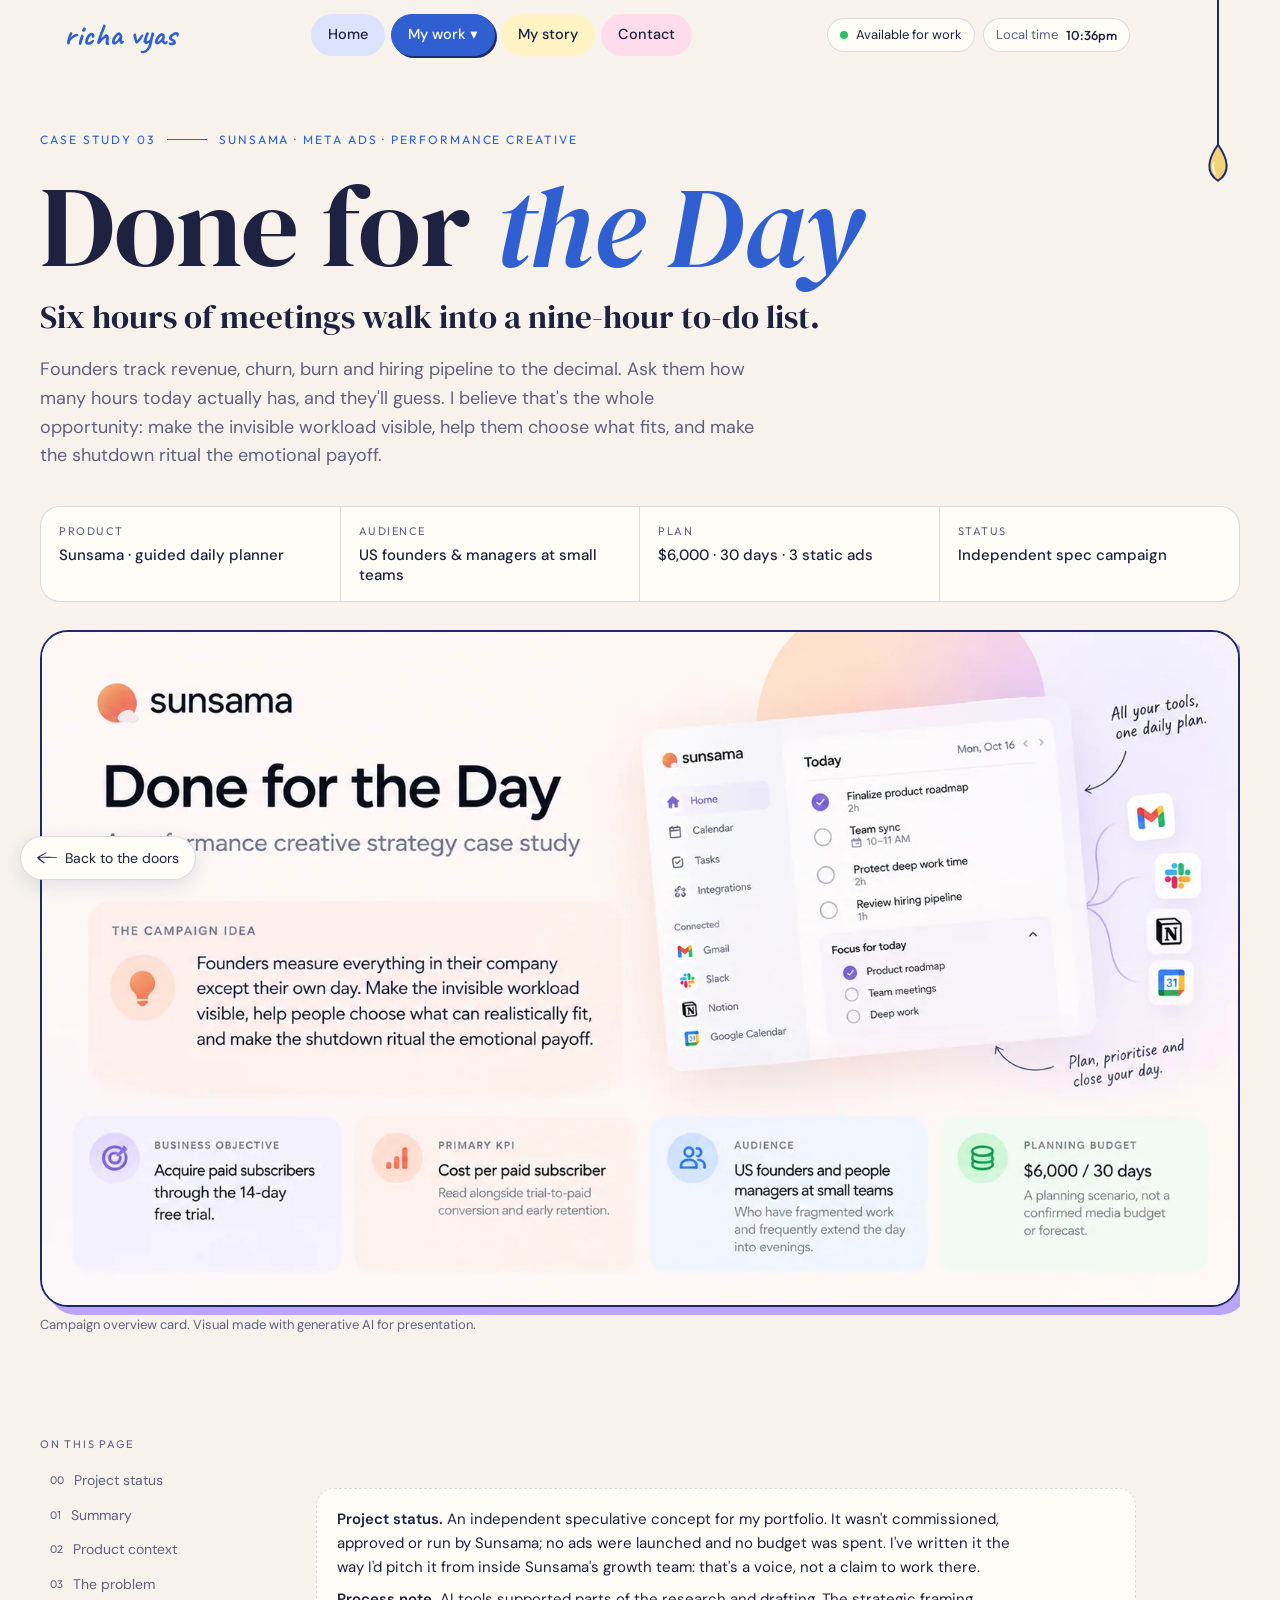
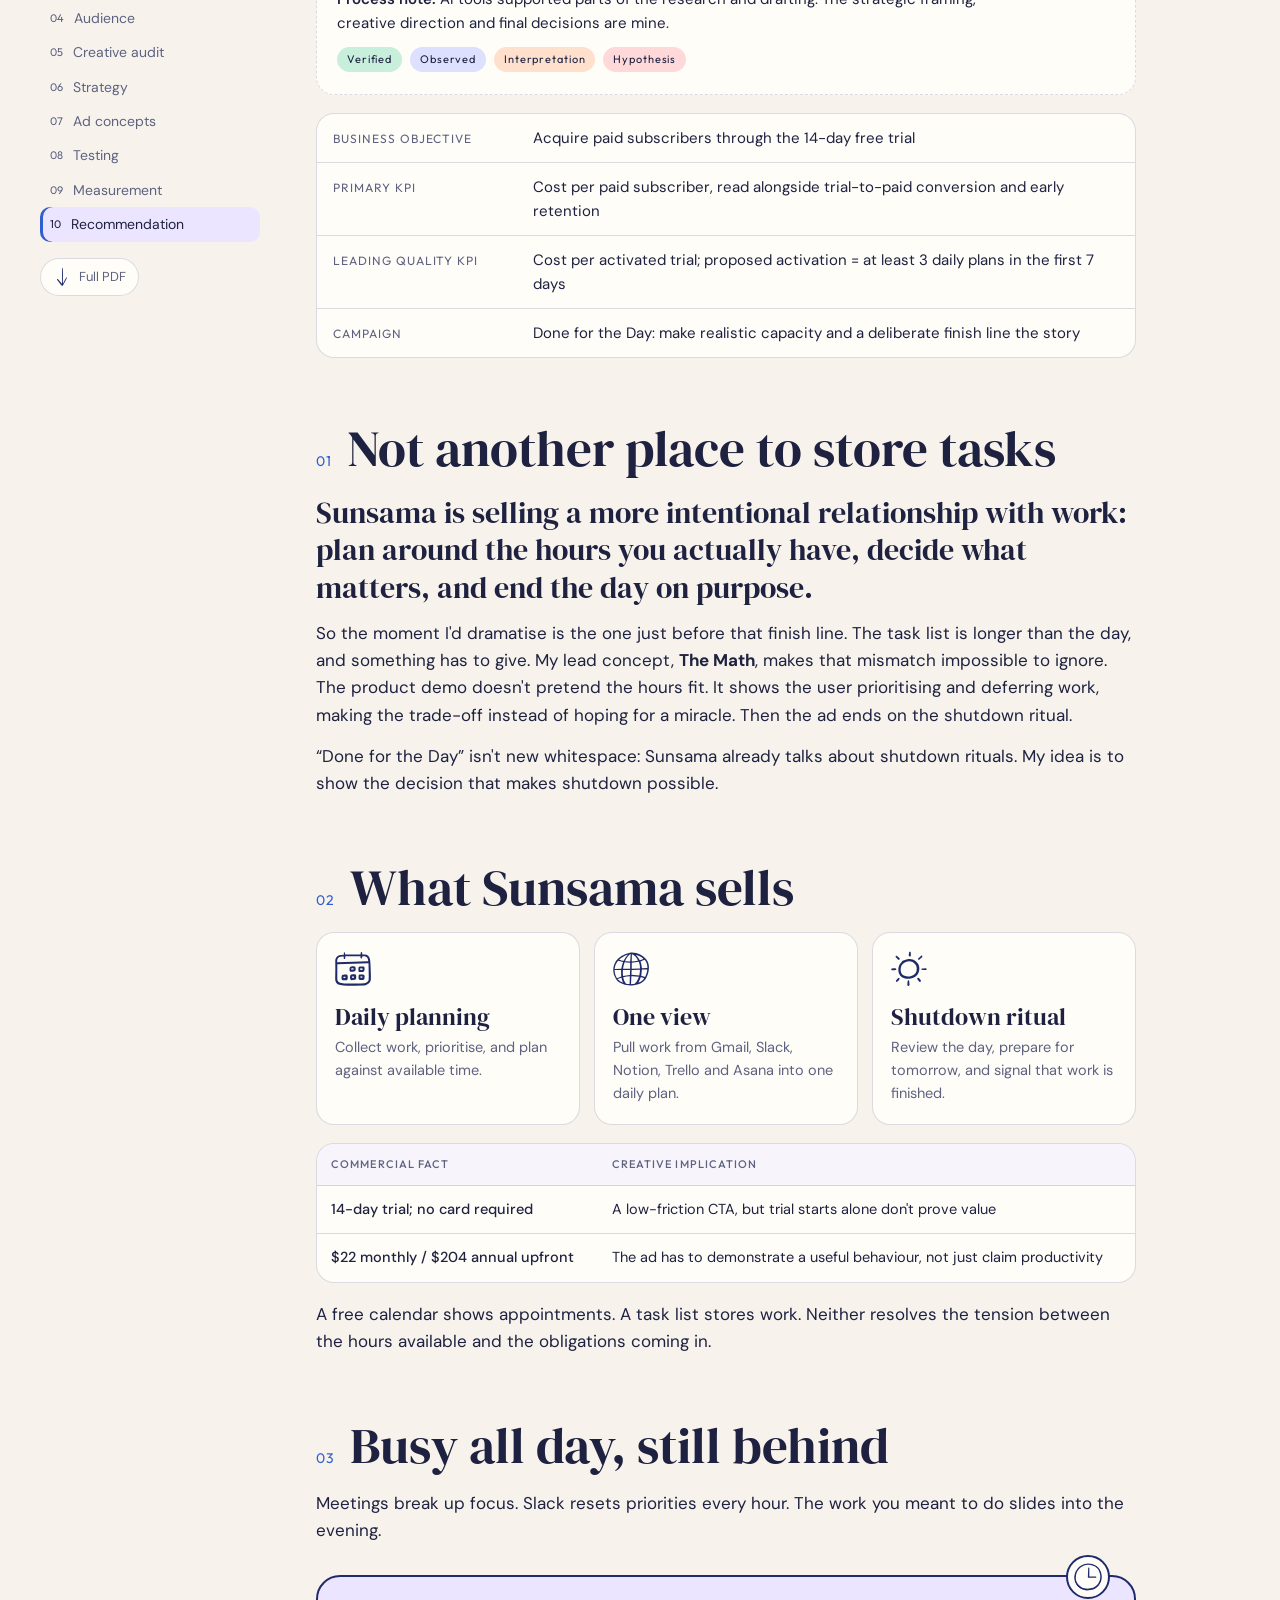
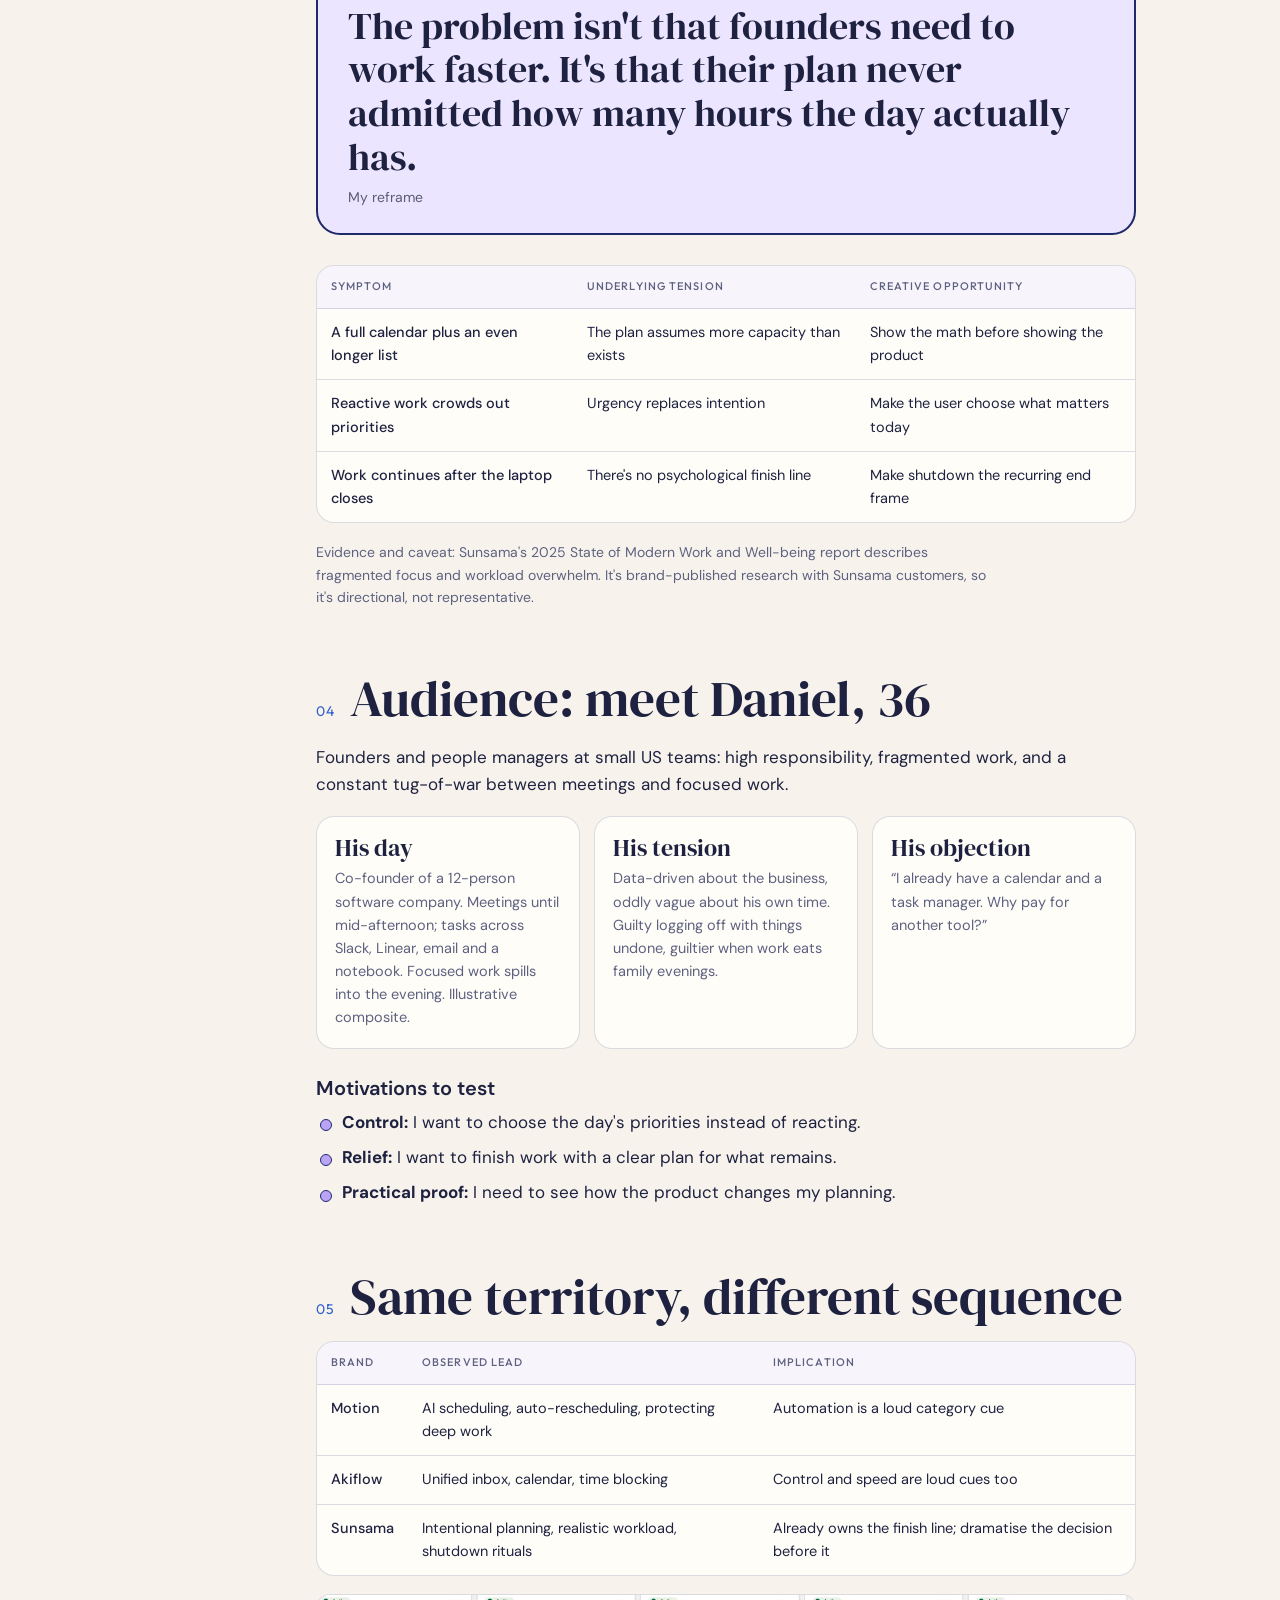
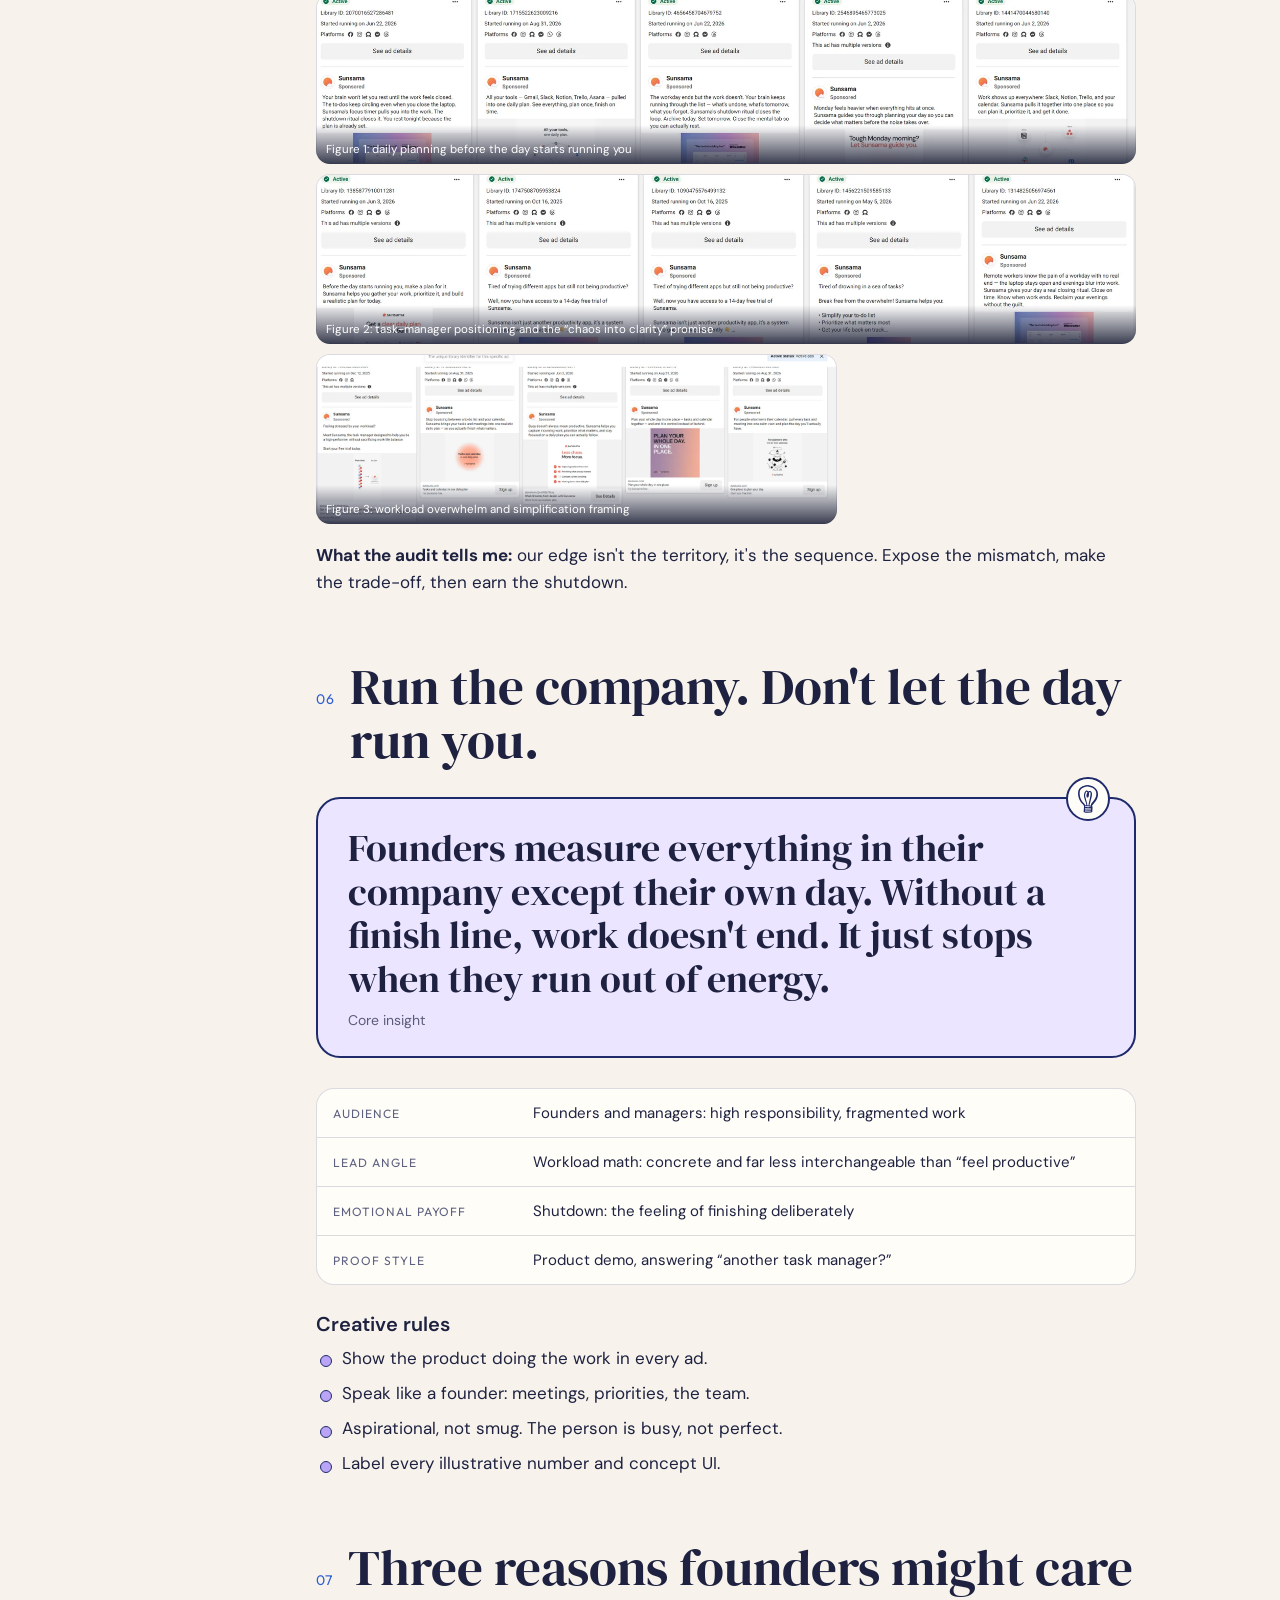
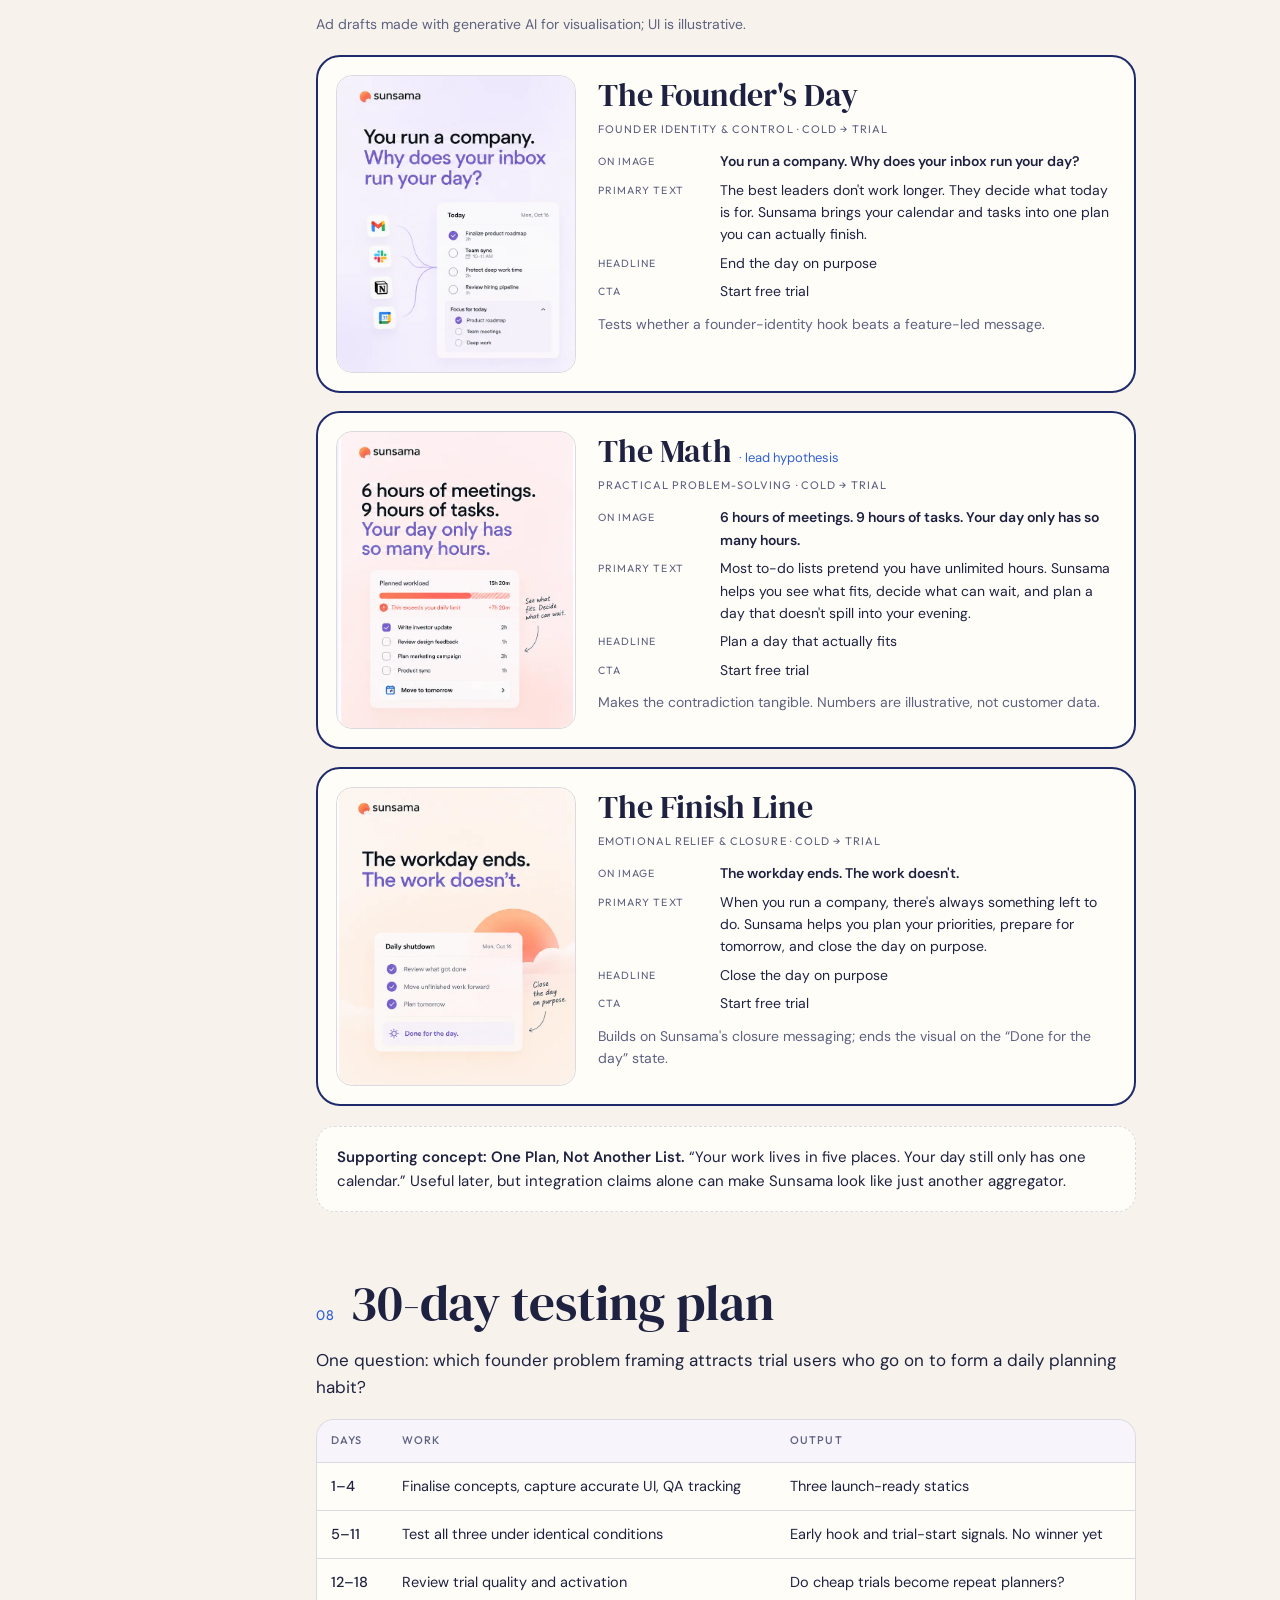
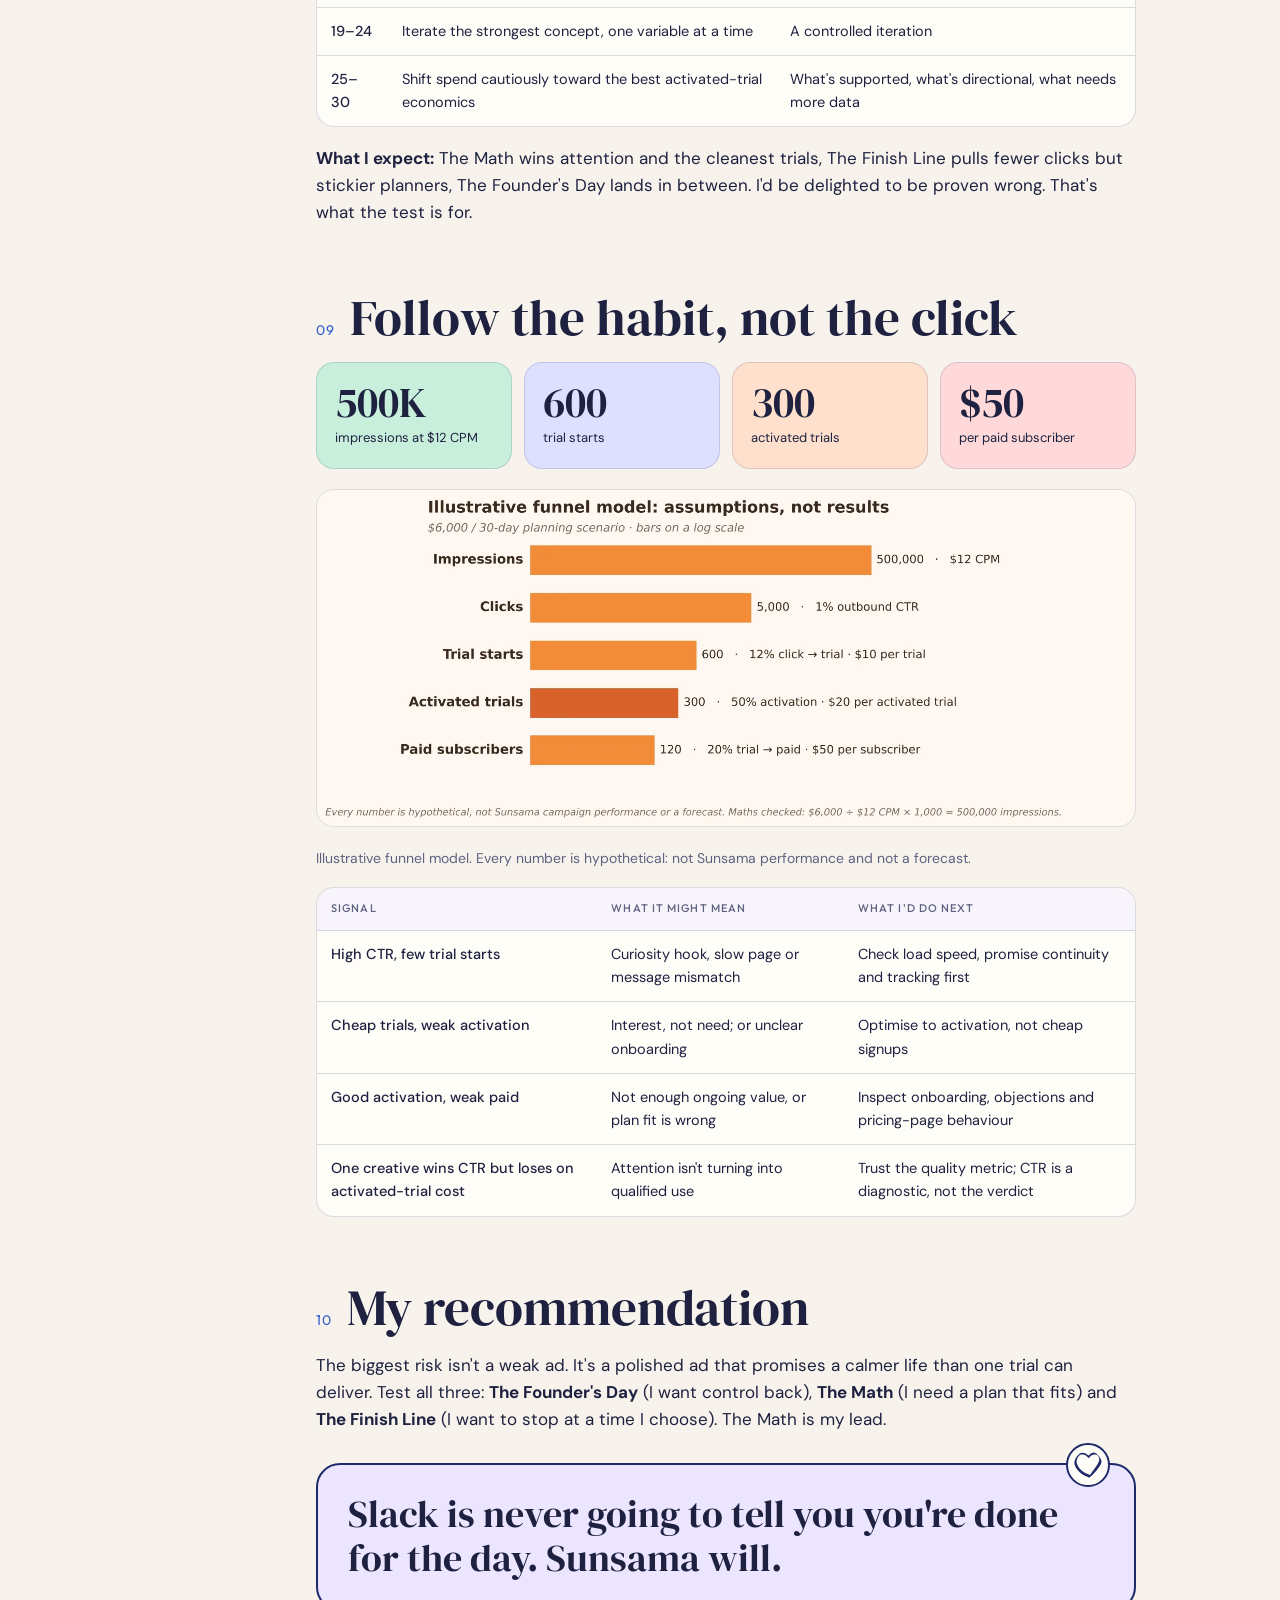
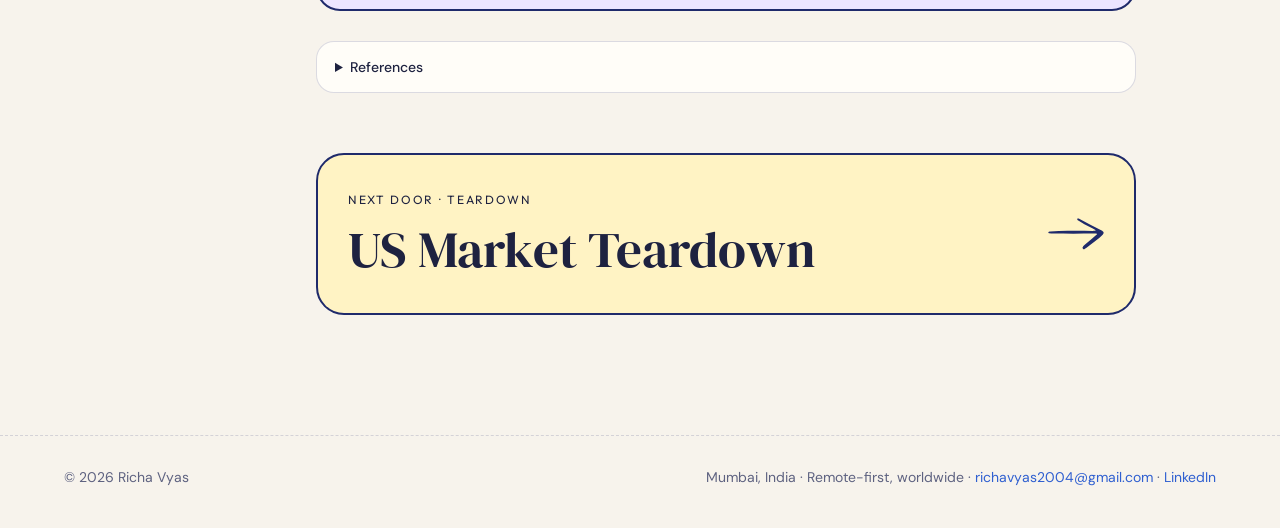
<file: case-study-3.html>
<!doctype html>
<html lang="en">
<head>
<meta charset="utf-8">
<meta name="viewport" content="width=device-width, initial-scale=1">
<title>Sunsama: Done for the Day · Case study · Richa Vyas</title>
<meta name="description" content="A performance creative case study for Sunsama: six hours of meetings walk into a nine-hour to-do list.">
<link rel="preconnect" href="https://fonts.googleapis.com"><link rel="preconnect" href="https://fonts.gstatic.com" crossorigin>
<link href="https://fonts.googleapis.com/css2?family=Instrument+Serif:ital@0;1&family=DM+Sans:opsz,wght@9..40,400;9..40,500;9..40,600&family=DM+Mono:wght@400;500&family=Caveat:wght@500;700&display=swap" rel="stylesheet">
<script>try{const t=localStorage.getItem("theme");if(t)document.documentElement.dataset.theme=t}catch(e){}</script>
<link rel="stylesheet" href="assets/site.css"><link rel="stylesheet" href="assets/cs.css">
<style>body{--accent:var(--grape);--accent-soft:var(--grape-soft)}</style>
</head>
<body data-page="cs3">
<script src="assets/doodles.js"></script>
<main>
<header class="cs-hero wrap">
  <div class="tagline"><span>Case study 03</span><i></i><span>Sunsama · Meta Ads · Performance creative</span></div>
  <h1>Done for <em>the Day</em></h1>
  <p class="dek">Six hours of meetings walk into a nine-hour to-do list.</p>
  <p class="lede">Founders track revenue, churn, burn and hiring pipeline to the decimal. Ask them how many hours today actually has, and they'll guess. I believe that's the whole opportunity: make the invisible workload visible, help them choose what fits, and make the shutdown ritual the emotional payoff.</p>
  <div class="meta">
    <div><small>Product</small><b>Sunsama · guided daily planner</b></div>
    <div><small>Audience</small><b>US founders &amp; managers at small teams</b></div>
    <div><small>Plan</small><b>$6,000 · 30 days · 3 static ads</b></div>
    <div><small>Status</small><b>Independent spec campaign</b></div>
  </div>
  <figure class="shot cs-cover">
    <div class="shot__img" data-slot="su-cover"><img src="assets/img/su-cover.webp" alt="Sunsama Done for the Day campaign overview card"></div>
    <figcaption>Campaign overview card. Visual made with generative AI for presentation.</figcaption>
  </figure>
</header>

<div class="wrap cs-body">
  <aside class="toc">
    <p>On this page</p>
    <a href="#status"><span>00</span>Project status</a>
    <a href="#summary"><span>01</span>Summary</a>
    <a href="#context"><span>02</span>Product context</a>
    <a href="#problem"><span>03</span>The problem</a>
    <a href="#audience"><span>04</span>Audience</a>
    <a href="#audit"><span>05</span>Creative audit</a>
    <a href="#strategy"><span>06</span>Strategy</a>
    <a href="#ads"><span>07</span>Ad concepts</a>
    <a href="#testing"><span>08</span>Testing</a>
    <a href="#measure"><span>09</span>Measurement</a>
    <a href="#risks"><span>10</span>Recommendation</a>
    <a class="dl" href="assets/docs/sunsama-done-for-the-day.pdf" target="_blank"><svg class="ic"><use href="#i-arrow-down"/></svg>Full PDF</a>
  </aside>

  <article>
    <section id="status">
      <div class="callout">
        <p><b>Project status.</b> An independent speculative concept for my portfolio. It wasn't commissioned, approved or run by Sunsama; no ads were launched and no budget was spent. I've written it the way I'd pitch it from inside Sunsama's growth team: that's a voice, not a claim to work there.</p>
        <p><b>Process note.</b> AI tools supported parts of the research and drafting. The strategic framing, creative direction and final decisions are mine.</p>
        <div class="labels"><span class="lab v">Verified</span><span class="lab o">Observed</span><span class="lab i">Interpretation</span><span class="lab h">Hypothesis</span></div>
      </div>
      <dl class="kv">
        <dt>Business objective</dt><dd>Acquire paid subscribers through the 14-day free trial</dd>
        <dt>Primary KPI</dt><dd>Cost per paid subscriber, read alongside trial-to-paid conversion and early retention</dd>
        <dt>Leading quality KPI</dt><dd>Cost per activated trial; proposed activation = at least 3 daily plans in the first 7 days</dd>
        <dt>Campaign</dt><dd>Done for the Day: make realistic capacity and a deliberate finish line the story</dd>
      </dl>
    </section>

    <section id="summary">
      <h2><span class="n">01</span>Not another place to store tasks</h2>
      <p class="big">Sunsama is selling a more intentional relationship with work: plan around the hours you actually have, decide what matters, and end the day on purpose.</p>
      <p>So the moment I'd dramatise is the one just before that finish line. The task list is longer than the day, and something has to give. My lead concept, <b>The Math</b>, makes that mismatch impossible to ignore. The product demo doesn't pretend the hours fit. It shows the user prioritising and deferring work, making the trade-off instead of hoping for a miracle. Then the ad ends on the shutdown ritual.</p>
      <p>“Done for the Day” isn't new whitespace: Sunsama already talks about shutdown rituals. My idea is to show the decision that makes shutdown possible.</p>
    </section>

    <section id="context">
      <h2><span class="n">02</span>What Sunsama sells</h2>
      <div class="cols">
        <div class="card"><svg class="ic"><use href="#i-calendar"/></svg><h4>Daily planning</h4><p>Collect work, prioritise, and plan against available time.</p></div>
        <div class="card"><svg class="ic"><use href="#i-globe"/></svg><h4>One view</h4><p>Pull work from Gmail, Slack, Notion, Trello and Asana into one daily plan.</p></div>
        <div class="card"><svg class="ic"><use href="#i-sunny"/></svg><h4>Shutdown ritual</h4><p>Review the day, prepare for tomorrow, and signal that work is finished.</p></div>
      </div>
      <div class="tw"><table class="t"><thead><tr><th>Commercial fact</th><th>Creative implication</th></tr></thead><tbody>
        <tr><td>14-day trial; no card required</td><td>A low-friction CTA, but trial starts alone don't prove value</td></tr>
        <tr><td>$22 monthly / $204 annual upfront</td><td>The ad has to demonstrate a useful behaviour, not just claim productivity</td></tr>
      </tbody></table></div>
      <p>A free calendar shows appointments. A task list stores work. Neither resolves the tension between the hours available and the obligations coming in.</p>
    </section>

    <section id="problem">
      <h2><span class="n">03</span>Busy all day, still behind</h2>
      <p>Meetings break up focus. Slack resets priorities every hour. The work you meant to do slides into the evening.</p>
      <div class="pull"><svg class="ic"><use href="#i-clock"/></svg>The problem isn't that founders need to work faster. It's that their plan never admitted how many hours the day actually has.<small>My reframe</small></div>
      <div class="tw"><table class="t"><thead><tr><th>Symptom</th><th>Underlying tension</th><th>Creative opportunity</th></tr></thead><tbody>
        <tr><td>A full calendar plus an even longer list</td><td>The plan assumes more capacity than exists</td><td>Show the math before showing the product</td></tr>
        <tr><td>Reactive work crowds out priorities</td><td>Urgency replaces intention</td><td>Make the user choose what matters today</td></tr>
        <tr><td>Work continues after the laptop closes</td><td>There's no psychological finish line</td><td>Make shutdown the recurring end frame</td></tr>
      </tbody></table></div>
      <p style="font-size:14px;color:var(--muted)">Evidence and caveat: Sunsama's 2025 State of Modern Work and Well-being report describes fragmented focus and workload overwhelm. It's brand-published research with Sunsama customers, so it's directional, not representative.</p>
    </section>

    <section id="audience">
      <h2><span class="n">04</span>Audience: meet Daniel, 36</h2>
      <p>Founders and people managers at small US teams: high responsibility, fragmented work, and a constant tug-of-war between meetings and focused work.</p>
      <div class="cols">
        <div class="card"><h4>His day</h4><p>Co-founder of a 12-person software company. Meetings until mid-afternoon; tasks across Slack, Linear, email and a notebook. Focused work spills into the evening. Illustrative composite.</p></div>
        <div class="card"><h4>His tension</h4><p>Data-driven about the business, oddly vague about his own time. Guilty logging off with things undone, guiltier when work eats family evenings.</p></div>
        <div class="card"><h4>His objection</h4><p>“I already have a calendar and a task manager. Why pay for another tool?”</p></div>
      </div>
      <h3>Motivations to test</h3>
      <ul class="list"><li><b>Control:</b> I want to choose the day's priorities instead of reacting.</li><li><b>Relief:</b> I want to finish work with a clear plan for what remains.</li><li><b>Practical proof:</b> I need to see how the product changes my planning.</li></ul>
    </section>

    <section id="audit">
      <h2><span class="n">05</span>Same territory, different sequence</h2>
      <div class="tw"><table class="t"><thead><tr><th>Brand</th><th>Observed lead</th><th>Implication</th></tr></thead><tbody>
        <tr><td>Motion</td><td>AI scheduling, auto-rescheduling, protecting deep work</td><td>Automation is a loud category cue</td></tr>
        <tr><td>Akiflow</td><td>Unified inbox, calendar, time blocking</td><td>Control and speed are loud cues too</td></tr>
        <tr><td>Sunsama</td><td>Intentional planning, realistic workload, shutdown rituals</td><td>Already owns the finish line; dramatise the decision before it</td></tr>
      </tbody></table></div>
      <div data-add="su-lib"><figure class="shot"><div class="shot__img" data-slot="su-fig1"><img src="assets/img/su-fig1.webp" alt="Sunsama ads: plan before the day runs you" loading="lazy"></div><figcaption>Figure 1: daily planning before the day starts running you</figcaption></figure><figure class="shot"><div class="shot__img" data-slot="su-fig2"><img src="assets/img/su-fig2.webp" alt="Sunsama ads: chaos into clarity" loading="lazy"></div><figcaption>Figure 2: task-manager positioning and the “chaos into clarity” promise</figcaption></figure><figure class="shot"><div class="shot__img" data-slot="su-fig3"><img src="assets/img/su-fig3.webp" alt="Sunsama ads: workload overwhelm" loading="lazy"></div><figcaption>Figure 3: workload overwhelm and simplification framing</figcaption></figure></div>
      <p><b>What the audit tells me:</b> our edge isn't the territory, it's the sequence. Expose the mismatch, make the trade-off, then earn the shutdown.</p>
    </section>

    <section id="strategy">
      <h2><span class="n">06</span>Run the company. Don't let the day run you.</h2>
      <div class="pull"><svg class="ic"><use href="#i-bulb"/></svg>Founders measure everything in their company except their own day. Without a finish line, work doesn't end. It just stops when they run out of energy.<small>Core insight</small></div>
      <dl class="kv">
        <dt>Audience</dt><dd>Founders and managers: high responsibility, fragmented work</dd>
        <dt>Lead angle</dt><dd>Workload math: concrete and far less interchangeable than “feel productive”</dd>
        <dt>Emotional payoff</dt><dd>Shutdown: the feeling of finishing deliberately</dd>
        <dt>Proof style</dt><dd>Product demo, answering “another task manager?”</dd>
      </dl>
      <h3>Creative rules</h3>
      <ul class="list"><li>Show the product doing the work in every ad.</li><li>Speak like a founder: meetings, priorities, the team.</li><li>Aspirational, not smug. The person is busy, not perfect.</li><li>Label every illustrative number and concept UI.</li></ul>
    </section>

    <section id="ads">
      <h2><span class="n">07</span>Three reasons founders might care</h2>
      <p style="font-size:14px;color:var(--muted)">Ad drafts made with generative AI for visualisation; UI is illustrative.</p>
      <div class="ads">
        <div class="ad"><div class="ph has-img" data-slot="su-ad-1"><img src="assets/img/su-ad-1.webp" alt="Sunsama ad concept 1 draft" loading="lazy"></div><div>
          <h3>The Founder's Day</h3><p class="mot">Founder identity &amp; control · Cold → trial</p>
          <dl><dt>On image</dt><dd><b>You run a company. Why does your inbox run your day?</b></dd><dt>Primary text</dt><dd>The best leaders don't work longer. They decide what today is for. Sunsama brings your calendar and tasks into one plan you can actually finish.</dd><dt>Headline</dt><dd>End the day on purpose</dd><dt>CTA</dt><dd>Start free trial</dd></dl>
          <p class="why">Tests whether a founder-identity hook beats a feature-led message.</p></div></div>
        <div class="ad"><div class="ph has-img" data-slot="su-ad-2"><img src="assets/img/su-ad-2.webp" alt="Sunsama ad concept 2 draft" loading="lazy"></div><div>
          <h3>The Math <small style="font-family:var(--sans);font-size:13px;color:var(--blue)">· lead hypothesis</small></h3><p class="mot">Practical problem-solving · Cold → trial</p>
          <dl><dt>On image</dt><dd><b>6 hours of meetings. 9 hours of tasks. Your day only has so many hours.</b></dd><dt>Primary text</dt><dd>Most to-do lists pretend you have unlimited hours. Sunsama helps you see what fits, decide what can wait, and plan a day that doesn't spill into your evening.</dd><dt>Headline</dt><dd>Plan a day that actually fits</dd><dt>CTA</dt><dd>Start free trial</dd></dl>
          <p class="why">Makes the contradiction tangible. Numbers are illustrative, not customer data.</p></div></div>
        <div class="ad"><div class="ph has-img" data-slot="su-ad-3"><img src="assets/img/su-ad-3.webp" alt="Sunsama ad concept 3 draft" loading="lazy"></div><div>
          <h3>The Finish Line</h3><p class="mot">Emotional relief &amp; closure · Cold → trial</p>
          <dl><dt>On image</dt><dd><b>The workday ends. The work doesn't.</b></dd><dt>Primary text</dt><dd>When you run a company, there's always something left to do. Sunsama helps you plan your priorities, prepare for tomorrow, and close the day on purpose.</dd><dt>Headline</dt><dd>Close the day on purpose</dd><dt>CTA</dt><dd>Start free trial</dd></dl>
          <p class="why">Builds on Sunsama's closure messaging; ends the visual on the “Done for the day” state.</p></div></div>
      </div>
      <div class="callout"><b>Supporting concept: One Plan, Not Another List.</b> “Your work lives in five places. Your day still only has one calendar.” Useful later, but integration claims alone can make Sunsama look like just another aggregator.</div>
    </section>

    <section id="testing">
      <h2><span class="n">08</span>30-day testing plan</h2>
      <p>One question: which founder problem framing attracts trial users who go on to form a daily planning habit?</p>
      <div class="tw"><table class="t"><thead><tr><th>Days</th><th>Work</th><th>Output</th></tr></thead><tbody>
        <tr><td>1–4</td><td>Finalise concepts, capture accurate UI, QA tracking</td><td>Three launch-ready statics</td></tr>
        <tr><td>5–11</td><td>Test all three under identical conditions</td><td>Early hook and trial-start signals. No winner yet</td></tr>
        <tr><td>12–18</td><td>Review trial quality and activation</td><td>Do cheap trials become repeat planners?</td></tr>
        <tr><td>19–24</td><td>Iterate the strongest concept, one variable at a time</td><td>A controlled iteration</td></tr>
        <tr><td>25–30</td><td>Shift spend cautiously toward the best activated-trial economics</td><td>What's supported, what's directional, what needs more data</td></tr>
      </tbody></table></div>
      <p><b>What I expect:</b> The Math wins attention and the cleanest trials, The Finish Line pulls fewer clicks but stickier planners, The Founder's Day lands in between. I'd be delighted to be proven wrong. That's what the test is for.</p>
    </section>

    <section id="measure">
      <h2><span class="n">09</span>Follow the habit, not the click</h2>
      <div class="stats">
        <div class="stat"><b>500K</b><span>impressions at $12 CPM</span></div>
        <div class="stat"><b>600</b><span>trial starts</span></div>
        <div class="stat"><b>300</b><span>activated trials</span></div>
        <div class="stat"><b>$50</b><span>per paid subscriber</span></div>
      </div>
      <figure class="shot"><div class="shot__img" data-slot="su-funnel"><img src="assets/img/su-funnel.webp" alt="Illustrative funnel model bar chart from impressions to paid subscribers" loading="lazy"></div></figure>
      <p style="font-size:14px;color:var(--muted)">Illustrative funnel model. Every number is hypothetical: not Sunsama performance and not a forecast.</p>
      <div class="tw"><table class="t"><thead><tr><th>Signal</th><th>What it might mean</th><th>What I'd do next</th></tr></thead><tbody>
        <tr><td>High CTR, few trial starts</td><td>Curiosity hook, slow page or message mismatch</td><td>Check load speed, promise continuity and tracking first</td></tr>
        <tr><td>Cheap trials, weak activation</td><td>Interest, not need; or unclear onboarding</td><td>Optimise to activation, not cheap signups</td></tr>
        <tr><td>Good activation, weak paid</td><td>Not enough ongoing value, or plan fit is wrong</td><td>Inspect onboarding, objections and pricing-page behaviour</td></tr>
        <tr><td>One creative wins CTR but loses on activated-trial cost</td><td>Attention isn't turning into qualified use</td><td>Trust the quality metric; CTR is a diagnostic, not the verdict</td></tr>
      </tbody></table></div>
    </section>

    <section id="risks">
      <h2><span class="n">10</span>My recommendation</h2>
      <p>The biggest risk isn't a weak ad. It's a polished ad that promises a calmer life than one trial can deliver. Test all three: <b>The Founder's Day</b> (I want control back), <b>The Math</b> (I need a plan that fits) and <b>The Finish Line</b> (I want to stop at a time I choose). The Math is my lead.</p>
      <div class="pull"><svg class="ic"><use href="#i-heart"/></svg>Slack is never going to tell you you're done for the day. Sunsama will.</div>
      <details class="refs"><summary>References</summary><ul>
        <li>Sunsama: State of Modern Work and Well-being Report 2025 (brand-published, directional)</li>
        <li>Sunsama: About, Billing overview, Daily planning guide, Daily Shutdown changelog, features page</li>
        <li>SARAL customer story: Sunsama (vendor-published)</li>
        <li>Motion: AI Calendar · Akiflow: Time Blocking 101</li>
        <li>Meta Ad Library: Sunsama ad screenshots, October 2026</li>
      </ul></details>
    </section>

    <a class="next" href="teardown.html" style="--next:var(--sun-soft)"><div><small>Next door · Teardown</small><h3>US Market Teardown</h3></div><svg class="ic"><use href="#i-arrow-right"/></svg></a>
  </article>
</div>
</main>
<script src="assets/site.js"></script>
</body>
</html>
</file>
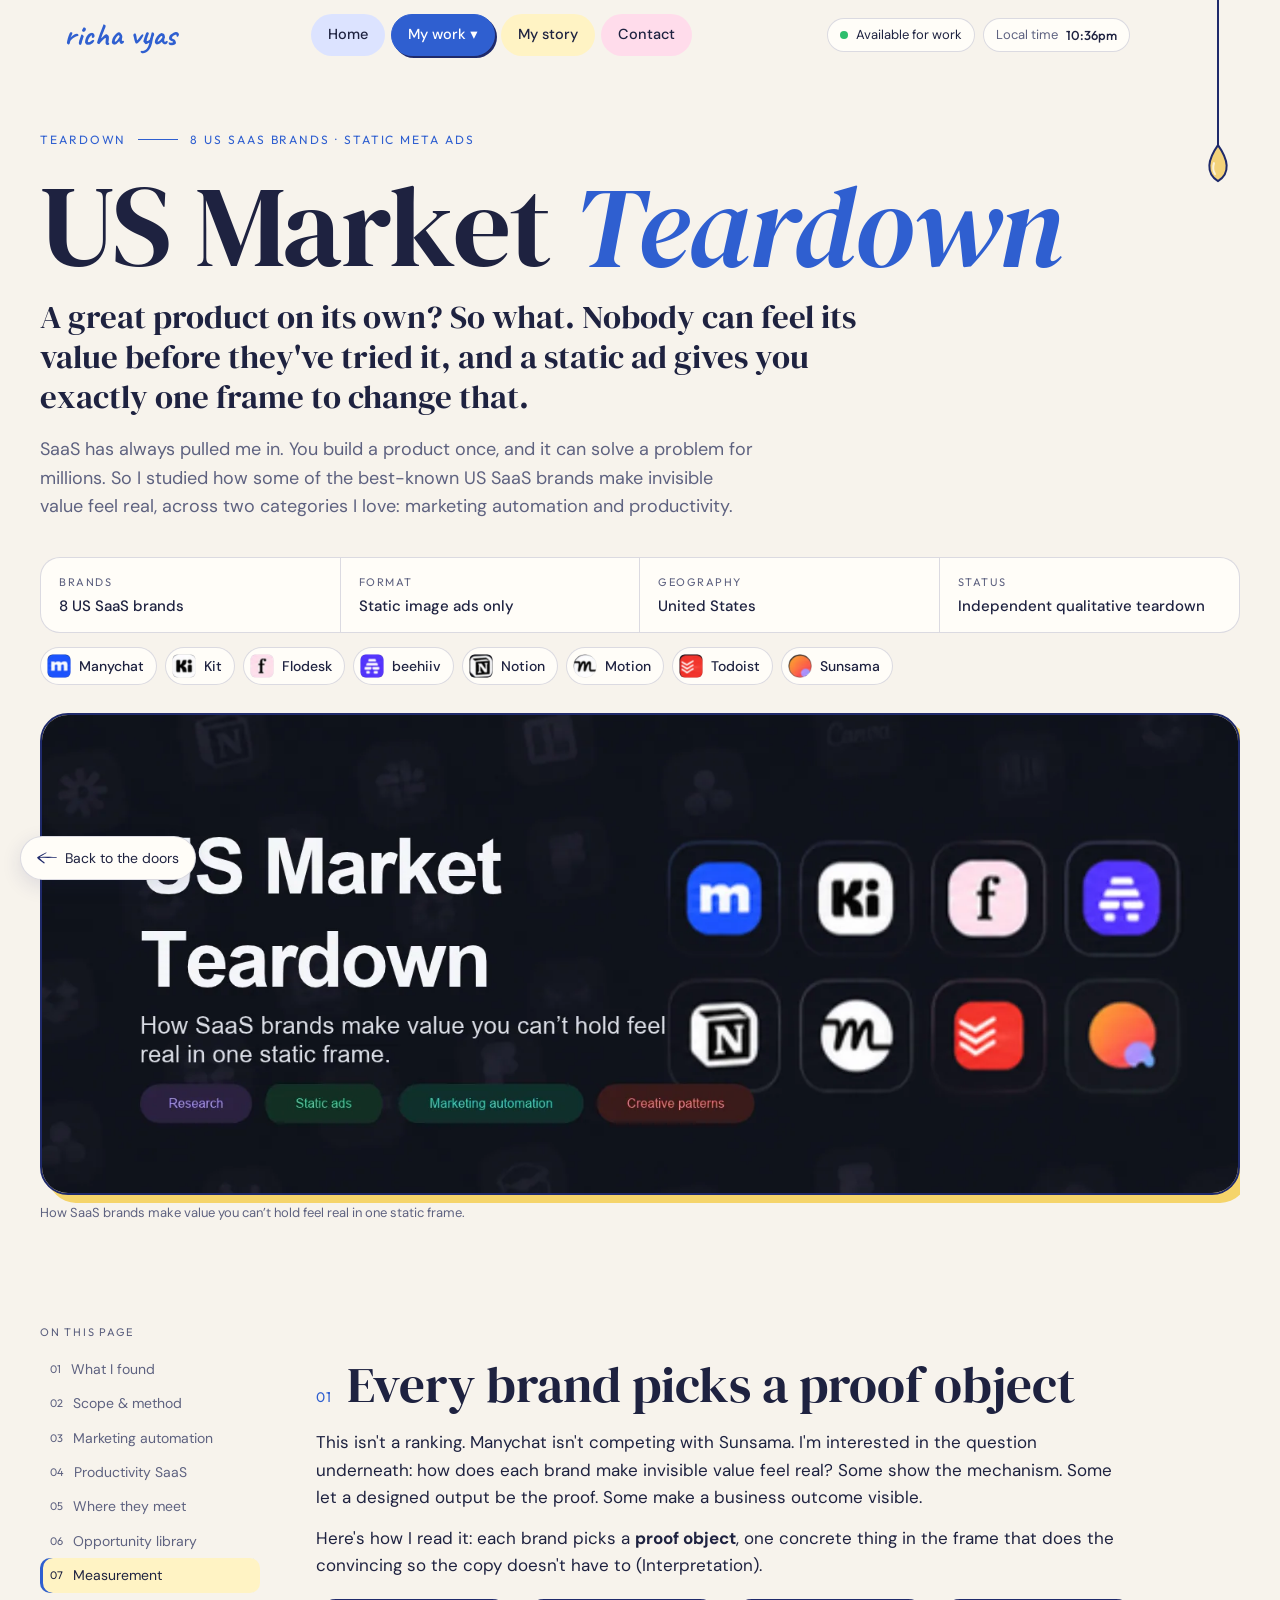
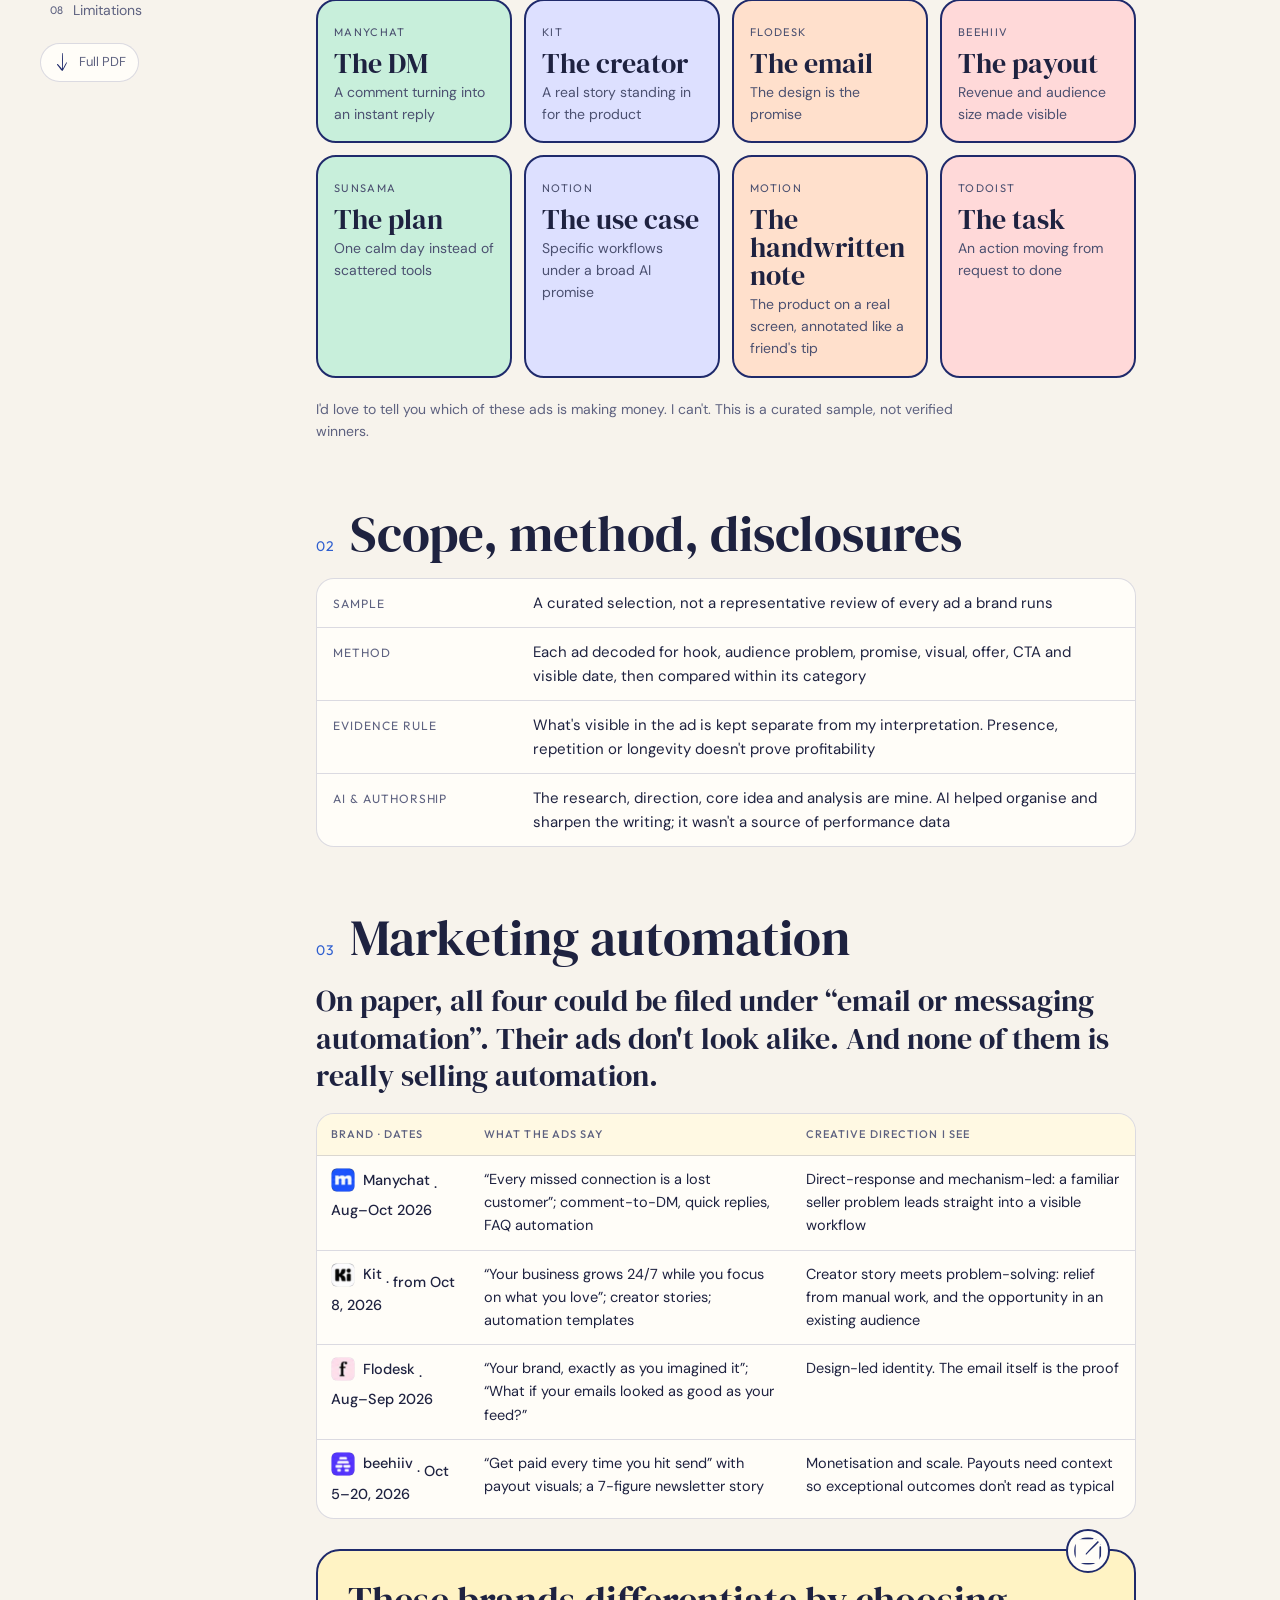
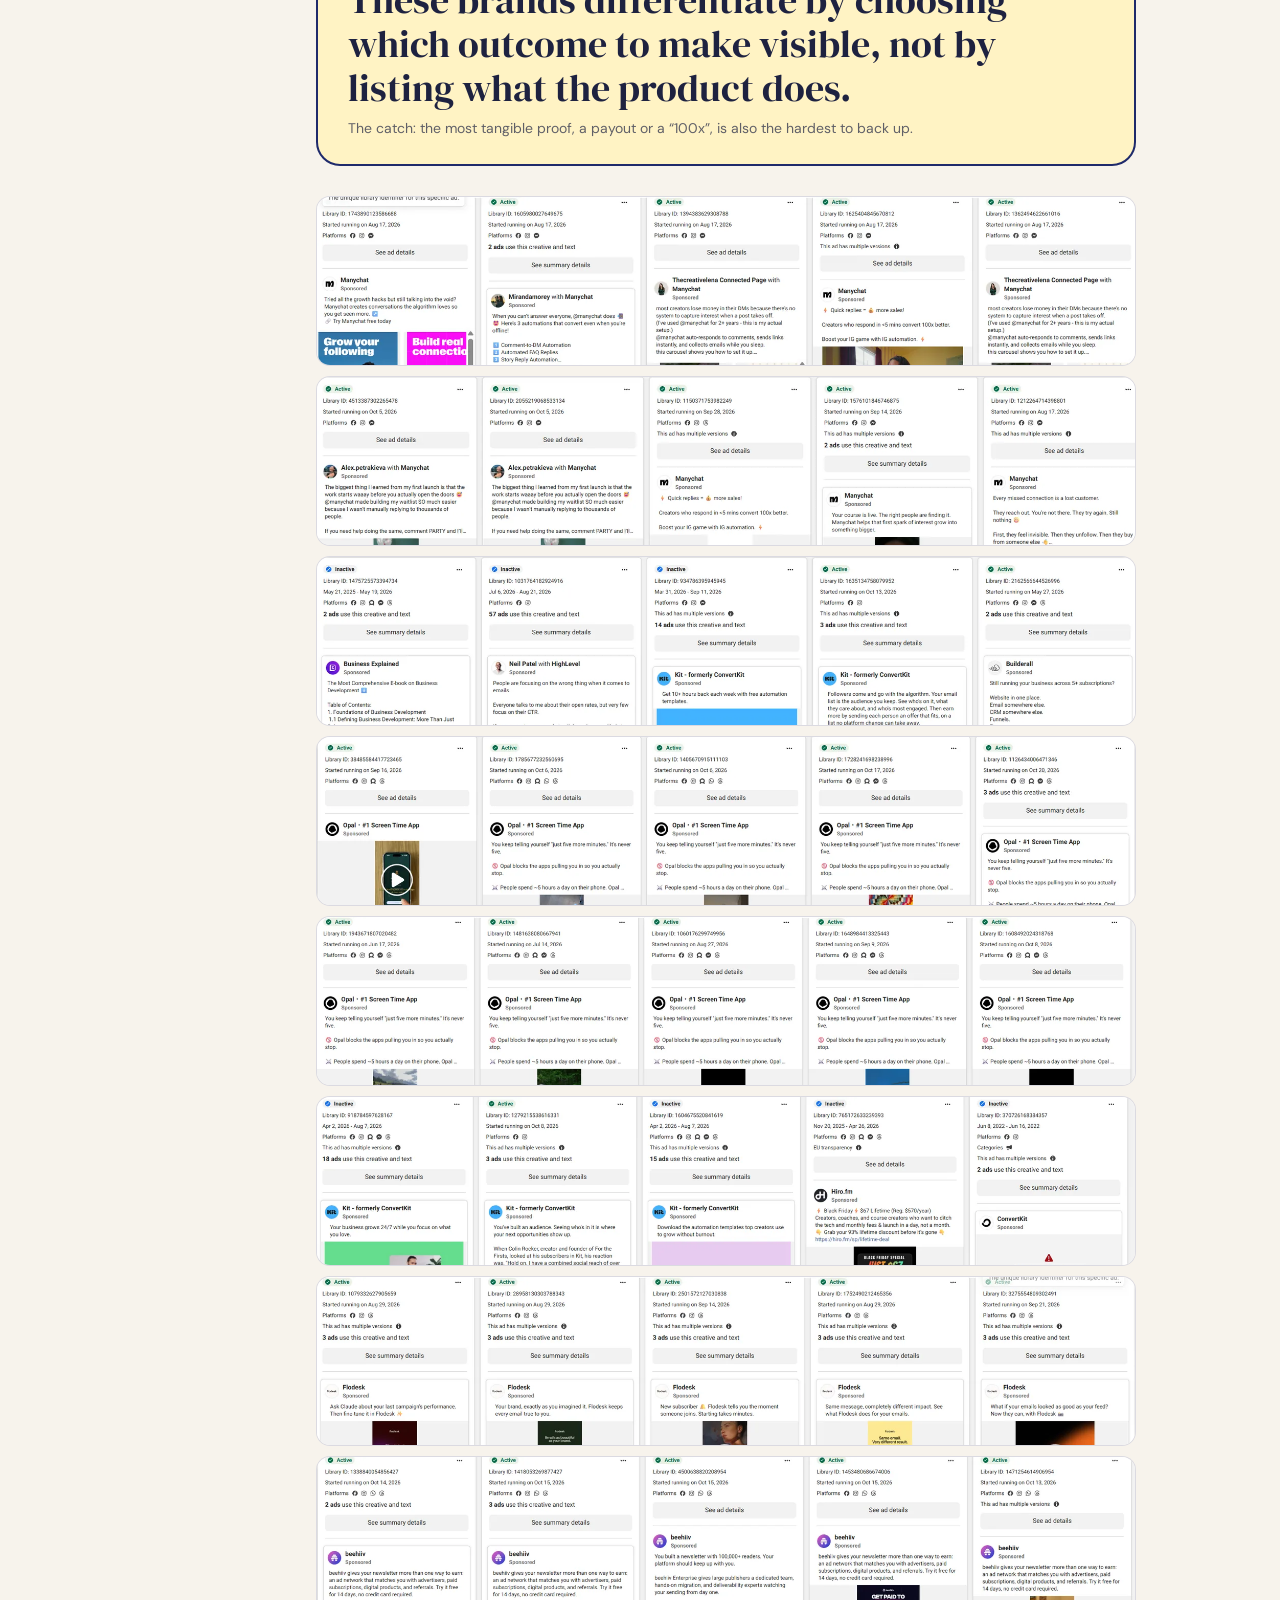
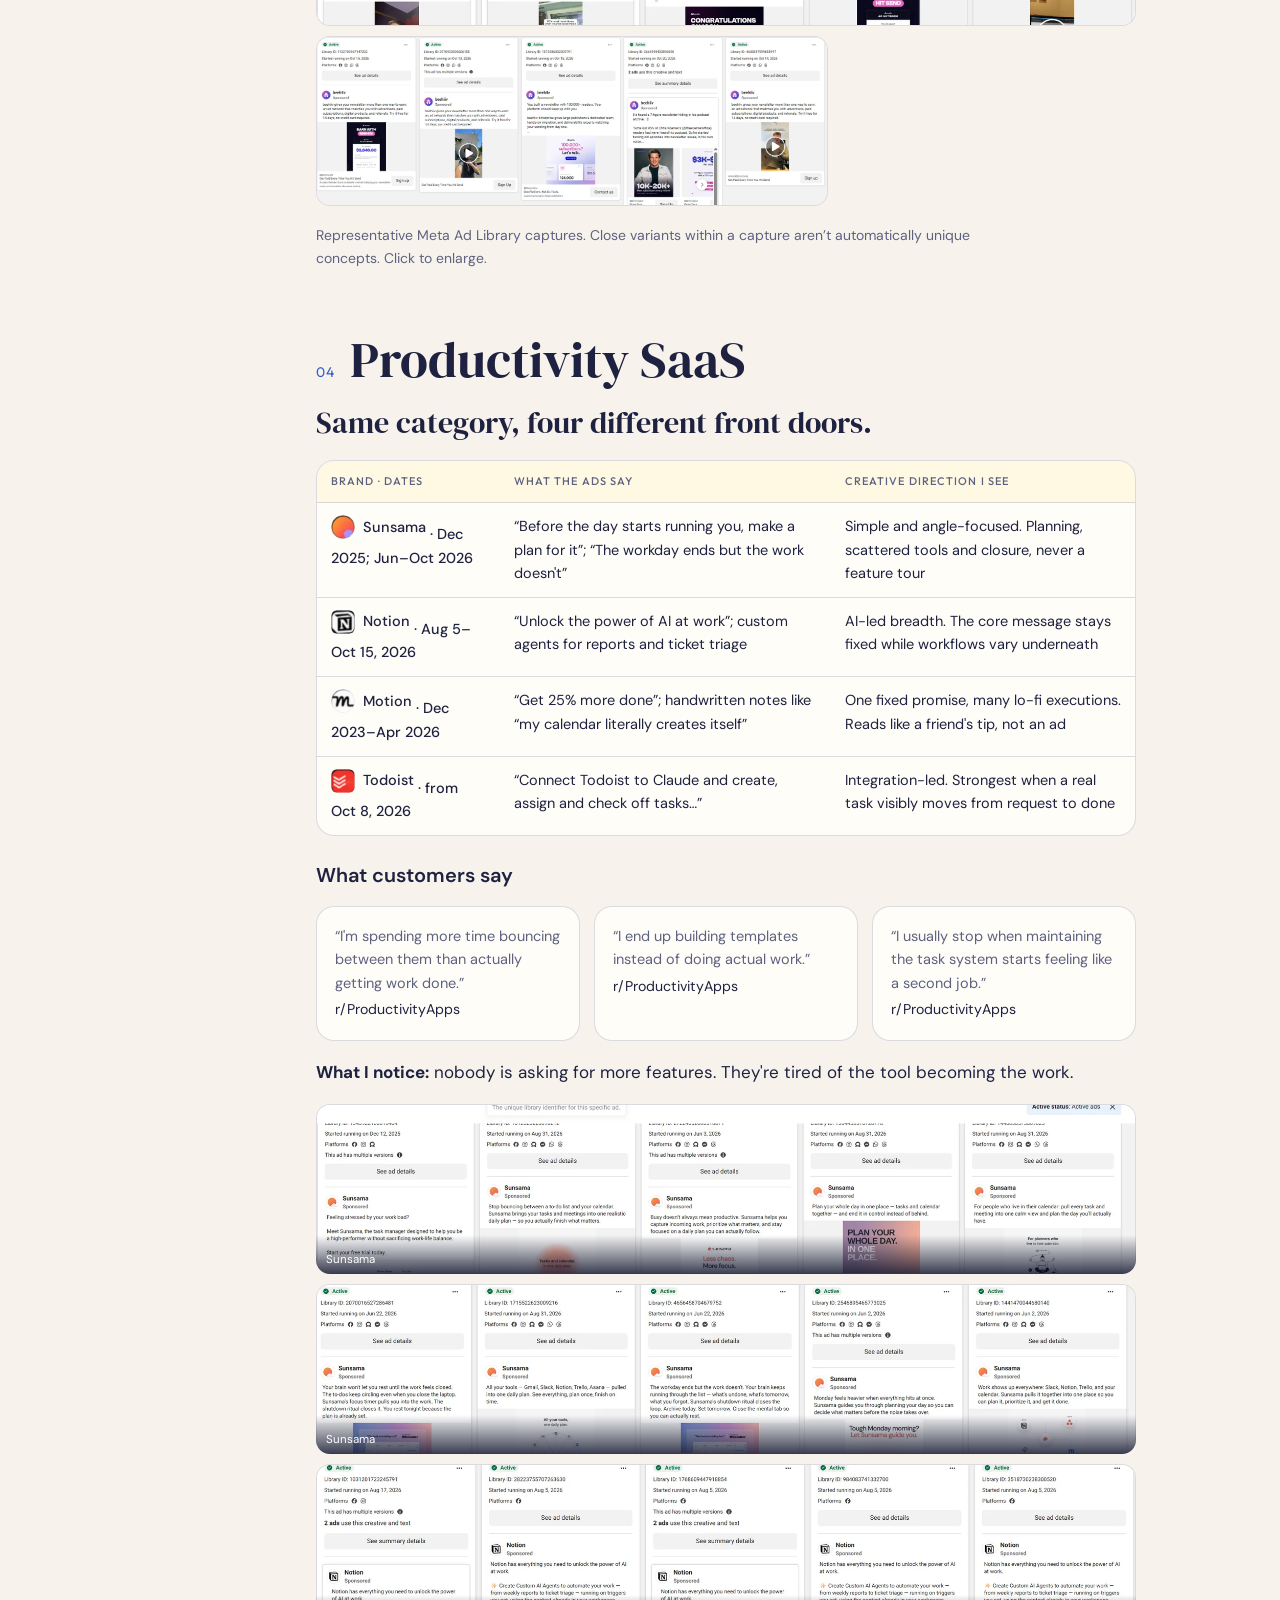
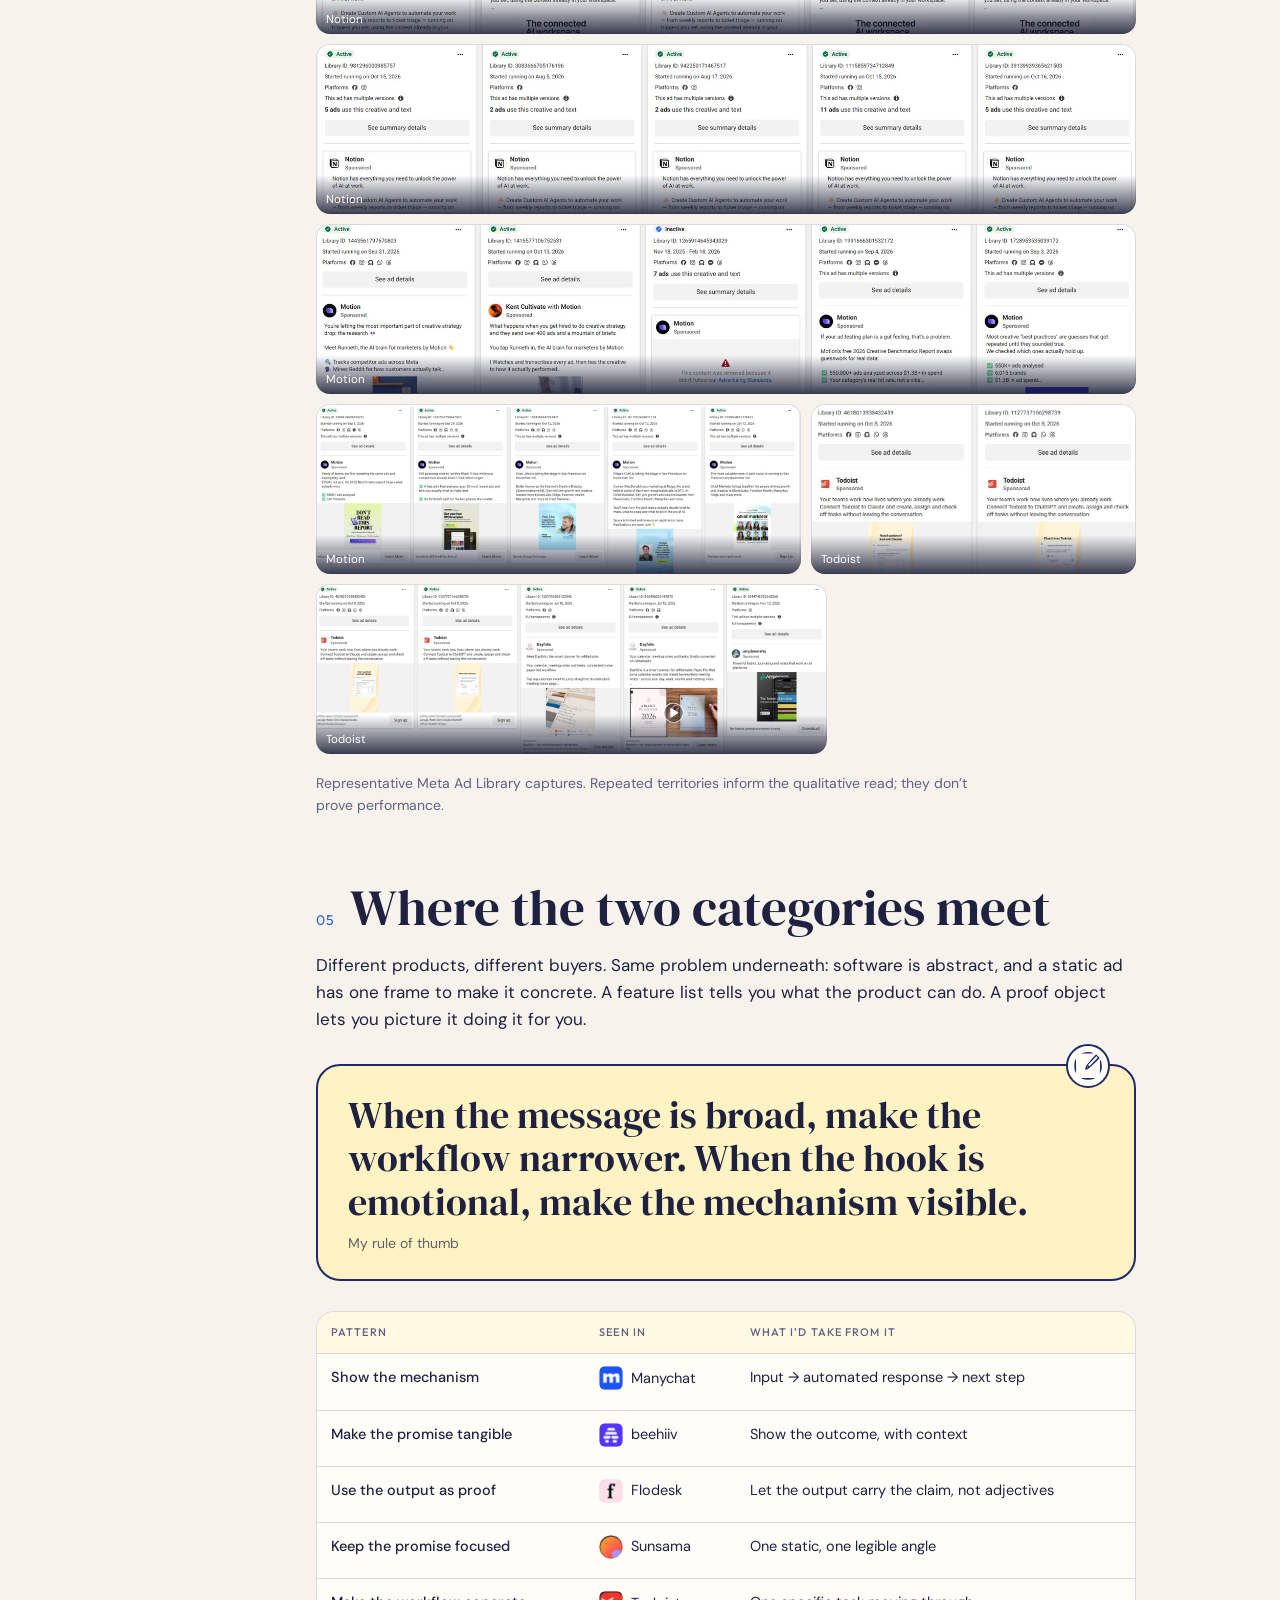
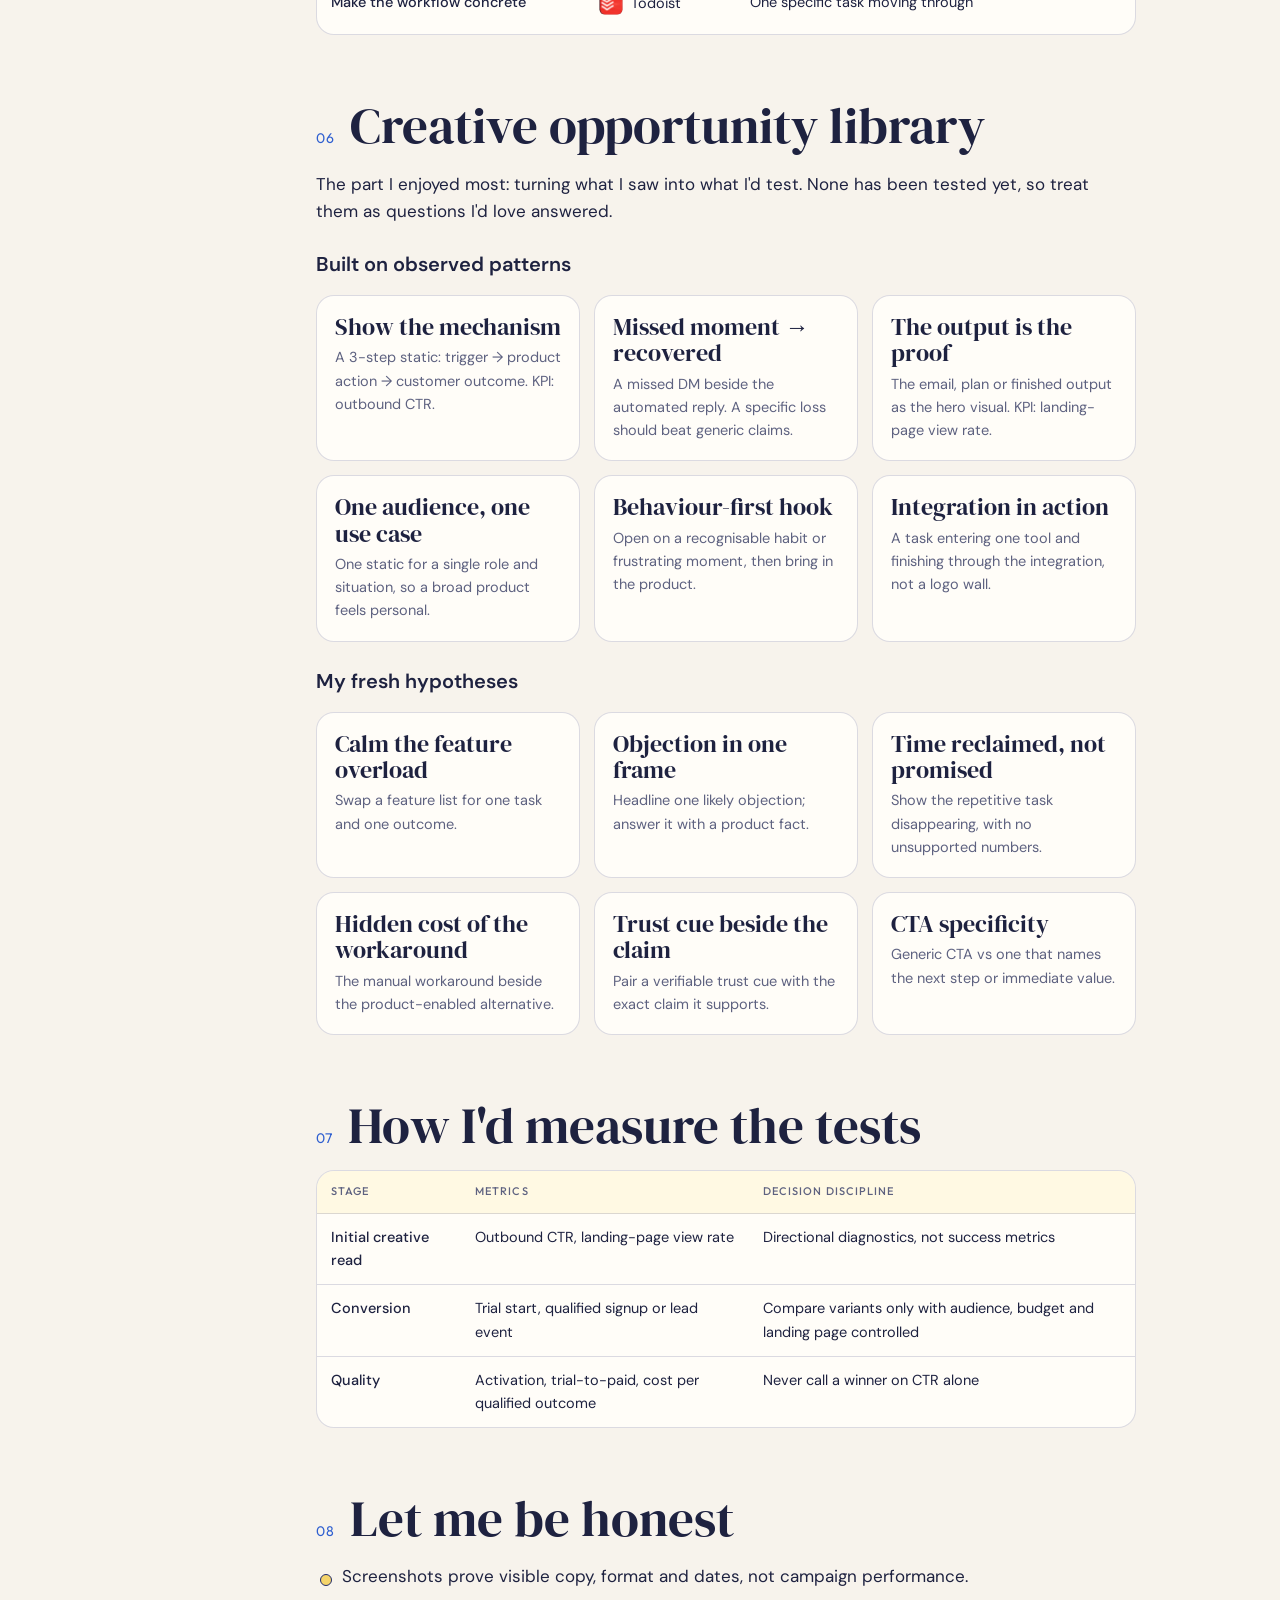
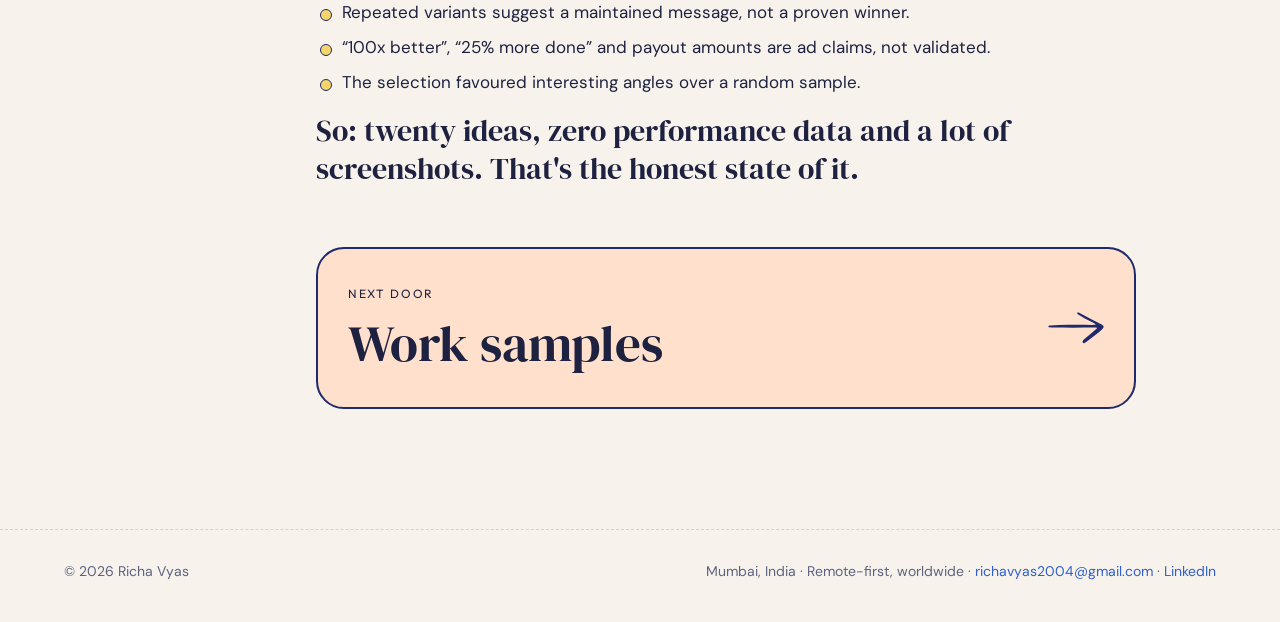
<file: teardown.html>
<!doctype html>
<html lang="en">
<head>
<meta charset="utf-8">
<meta name="viewport" content="width=device-width, initial-scale=1">
<title>US Market Teardown · Richa Vyas</title>
<meta name="description" content="How top US SaaS brands make invisible value feel real in one static Meta ad.">
<link rel="preconnect" href="https://fonts.googleapis.com"><link rel="preconnect" href="https://fonts.gstatic.com" crossorigin>
<link href="https://fonts.googleapis.com/css2?family=Instrument+Serif:ital@0;1&family=DM+Sans:opsz,wght@9..40,400;9..40,500;9..40,600&family=DM+Mono:wght@400;500&family=Caveat:wght@500;700&display=swap" rel="stylesheet">
<script>try{const t=localStorage.getItem("theme");if(t)document.documentElement.dataset.theme=t}catch(e){}</script>
<link rel="stylesheet" href="assets/site.css"><link rel="stylesheet" href="assets/cs.css">
<style>
body{--accent:var(--sun);--accent-soft:var(--sun-soft)}
.proof{display:grid;grid-template-columns:repeat(auto-fit,minmax(180px,1fr));gap:12px;margin:20px 0}
.po{border:2px solid var(--ink);border-radius:20px;padding:16px;background:var(--surface);transition:transform .25s}
.po:hover{transform:translateY(-4px) rotate(-1deg)}
.po small{font-family:var(--mono);font-size:11px;letter-spacing:.12em;text-transform:uppercase;color:var(--muted)}
.po h4{font-family:var(--serif);font-weight:400;font-size:28px;line-height:1;margin:4px 0}
.po p{font-size:14px;color:var(--muted);margin:0}
.po:nth-child(4n+1){background:var(--mint)}.po:nth-child(4n+2){background:var(--lav)}.po:nth-child(4n+3){background:var(--peach)}.po:nth-child(4n+4){background:var(--pink)}
.po:nth-child(n) small,.po:nth-child(n) p{color:#4B5070}.po h4{color:var(--on-pastel)}
</style>
</head>
<body data-page="td">
<script src="assets/doodles.js"></script>
<main>
<header class="cs-hero wrap">
  <div class="tagline"><span>Teardown</span><i></i><span>8 US SaaS brands · static Meta ads</span></div>
  <h1>US Market <em>Teardown</em></h1>
  <p class="dek">A great product on its own? So what. Nobody can feel its value before they've tried it, and a static ad gives you exactly one frame to change that.</p>
  <p class="lede">SaaS has always pulled me in. You build a product once, and it can solve a problem for millions. So I studied how some of the best-known US SaaS brands make invisible value feel real, across two categories I love: marketing automation and productivity.</p>
  <div class="meta">
    <div><small>Brands</small><b>8 US SaaS brands</b></div>
    <div><small>Format</small><b>Static image ads only</b></div>
    <div><small>Geography</small><b>United States</b></div>
    <div><small>Status</small><b>Independent qualitative teardown</b></div>
  </div>
  <div class="logos"><span class="brand"><img src="assets/logos/manychat.png" alt="Manychat logo" width="24" height="24">Manychat</span><span class="brand"><img src="assets/logos/kit.png" alt="Kit logo" width="24" height="24">Kit</span><span class="brand"><img src="assets/logos/flodesk.png" alt="Flodesk logo" width="24" height="24">Flodesk</span><span class="brand"><img src="assets/logos/beehiiv.png" alt="beehiiv logo" width="24" height="24">beehiiv</span><span class="brand"><img src="assets/logos/notion.png" alt="Notion logo" width="24" height="24">Notion</span><span class="brand"><img src="assets/logos/motion.png" alt="Motion logo" width="24" height="24">Motion</span><span class="brand"><img src="assets/logos/todoist.png" alt="Todoist logo" width="24" height="24">Todoist</span><span class="brand"><img src="assets/logos/sunsama.png" alt="Sunsama logo" width="24" height="24">Sunsama</span></div>
  <figure class="shot cs-cover">
    <div class="shot__img" data-slot="td-cover"><img src="assets/img/td-cover.webp" alt="US Market Teardown cover with eight SaaS brand logos"></div>
    <figcaption>How SaaS brands make value you can’t hold feel real in one static frame.</figcaption>
  </figure>
</header>

<div class="wrap cs-body">
  <aside class="toc">
    <p>On this page</p>
    <a href="#found"><span>01</span>What I found</a>
    <a href="#scope"><span>02</span>Scope &amp; method</a>
    <a href="#ma"><span>03</span>Marketing automation</a>
    <a href="#prod"><span>04</span>Productivity SaaS</a>
    <a href="#cross"><span>05</span>Where they meet</a>
    <a href="#ideas"><span>06</span>Opportunity library</a>
    <a href="#measure"><span>07</span>Measurement</a>
    <a href="#limits"><span>08</span>Limitations</a>
    <a class="dl" href="assets/docs/us-market-teardown.pdf" target="_blank"><svg class="ic"><use href="#i-arrow-down"/></svg>Full PDF</a>
  </aside>

  <article>
    <section id="found">
      <h2><span class="n">01</span>Every brand picks a proof object</h2>
      <p>This isn't a ranking. Manychat isn't competing with Sunsama. I'm interested in the question underneath: how does each brand make invisible value feel real? Some show the mechanism. Some let a designed output be the proof. Some make a business outcome visible.</p>
      <p>Here's how I read it: each brand picks a <b>proof object</b>, one concrete thing in the frame that does the convincing so the copy doesn't have to (Interpretation).</p>
      <div class="proof">
        <div class="po"><small>Manychat</small><h4>The DM</h4><p>A comment turning into an instant reply</p></div>
        <div class="po"><small>Kit</small><h4>The creator</h4><p>A real story standing in for the product</p></div>
        <div class="po"><small>Flodesk</small><h4>The email</h4><p>The design is the promise</p></div>
        <div class="po"><small>beehiiv</small><h4>The payout</h4><p>Revenue and audience size made visible</p></div>
        <div class="po"><small>Sunsama</small><h4>The plan</h4><p>One calm day instead of scattered tools</p></div>
        <div class="po"><small>Notion</small><h4>The use case</h4><p>Specific workflows under a broad AI promise</p></div>
        <div class="po"><small>Motion</small><h4>The handwritten note</h4><p>The product on a real screen, annotated like a friend's tip</p></div>
        <div class="po"><small>Todoist</small><h4>The task</h4><p>An action moving from request to done</p></div>
      </div>
      <p style="font-size:14px;color:var(--muted)">I'd love to tell you which of these ads is making money. I can't. This is a curated sample, not verified winners.</p>
    </section>

    <section id="scope">
      <h2><span class="n">02</span>Scope, method, disclosures</h2>
      <dl class="kv">
        <dt>Sample</dt><dd>A curated selection, not a representative review of every ad a brand runs</dd>
        <dt>Method</dt><dd>Each ad decoded for hook, audience problem, promise, visual, offer, CTA and visible date, then compared within its category</dd>
        <dt>Evidence rule</dt><dd>What's visible in the ad is kept separate from my interpretation. Presence, repetition or longevity doesn't prove profitability</dd>
        <dt>AI &amp; authorship</dt><dd>The research, direction, core idea and analysis are mine. AI helped organise and sharpen the writing; it wasn't a source of performance data</dd>
      </dl>
    </section>

    <section id="ma">
      <h2><span class="n">03</span>Marketing automation</h2>
      <p class="big">On paper, all four could be filed under “email or messaging automation”. Their ads don't look alike. And none of them is really selling automation.</p>
      <div class="tw"><table class="t"><thead><tr><th>Brand · dates</th><th>What the ads say</th><th>Creative direction I see</th></tr></thead><tbody>
        <tr><td><span class="brand"><img src="assets/logos/manychat.png" alt="Manychat logo" width="24" height="24">Manychat</span> · Aug–Oct 2026</td><td>“Every missed connection is a lost customer”; comment-to-DM, quick replies, FAQ automation</td><td>Direct-response and mechanism-led: a familiar seller problem leads straight into a visible workflow</td></tr>
        <tr><td><span class="brand"><img src="assets/logos/kit.png" alt="Kit logo" width="24" height="24">Kit</span> · from Oct 8, 2026</td><td>“Your business grows 24/7 while you focus on what you love”; creator stories; automation templates</td><td>Creator story meets problem-solving: relief from manual work, and the opportunity in an existing audience</td></tr>
        <tr><td><span class="brand"><img src="assets/logos/flodesk.png" alt="Flodesk logo" width="24" height="24">Flodesk</span> · Aug–Sep 2026</td><td>“Your brand, exactly as you imagined it”; “What if your emails looked as good as your feed?”</td><td>Design-led identity. The email itself is the proof</td></tr>
        <tr><td><span class="brand"><img src="assets/logos/beehiiv.png" alt="beehiiv logo" width="24" height="24">beehiiv</span> · Oct 5–20, 2026</td><td>“Get paid every time you hit send” with payout visuals; a 7-figure newsletter story</td><td>Monetisation and scale. Payouts need context so exceptional outcomes don't read as typical</td></tr>
      </tbody></table></div>
      <div class="pull"><svg class="ic"><use href="#i-send-3"/></svg>These brands differentiate by choosing which outcome to make visible, not by listing what the product does.<small>The catch: the most tangible proof, a payout or a “100x”, is also the hardest to back up.</small></div>
      <div class="shots" data-add="td-mkt"><figure class="shot"><div class="shot__img" data-slot="td-mkt-1"><img src="assets/img/td-mkt-1.webp" alt="Marketing-automation ads in the Meta Ad Library" loading="lazy"></div></figure><figure class="shot"><div class="shot__img" data-slot="td-mkt-2"><img src="assets/img/td-mkt-2.webp" alt="Marketing-automation ads in the Meta Ad Library" loading="lazy"></div></figure><figure class="shot"><div class="shot__img" data-slot="td-mkt-3"><img src="assets/img/td-mkt-3.webp" alt="Marketing-automation ads in the Meta Ad Library" loading="lazy"></div></figure><figure class="shot"><div class="shot__img" data-slot="td-mkt-4"><img src="assets/img/td-mkt-4.webp" alt="Marketing-automation ads in the Meta Ad Library" loading="lazy"></div></figure><figure class="shot"><div class="shot__img" data-slot="td-mkt-5"><img src="assets/img/td-mkt-5.webp" alt="Marketing-automation ads in the Meta Ad Library" loading="lazy"></div></figure><figure class="shot"><div class="shot__img" data-slot="td-mkt-6"><img src="assets/img/td-mkt-6.webp" alt="Marketing-automation ads in the Meta Ad Library" loading="lazy"></div></figure><figure class="shot"><div class="shot__img" data-slot="td-mkt-7"><img src="assets/img/td-mkt-7.webp" alt="Marketing-automation ads in the Meta Ad Library" loading="lazy"></div></figure><figure class="shot"><div class="shot__img" data-slot="td-mkt-8"><img src="assets/img/td-mkt-8.webp" alt="Marketing-automation ads in the Meta Ad Library" loading="lazy"></div></figure><figure class="shot"><div class="shot__img" data-slot="td-mkt-9"><img src="assets/img/td-mkt-9.webp" alt="Marketing-automation ads in the Meta Ad Library" loading="lazy"></div></figure></div>
      <p style="font-size:14px;color:var(--muted)">Representative Meta Ad Library captures. Close variants within a capture aren’t automatically unique concepts. Click to enlarge.</p>
    </section>

    <section id="prod">
      <h2><span class="n">04</span>Productivity SaaS</h2>
      <p class="big">Same category, four different front doors.</p>
      <div class="tw"><table class="t"><thead><tr><th>Brand · dates</th><th>What the ads say</th><th>Creative direction I see</th></tr></thead><tbody>
        <tr><td><span class="brand"><img src="assets/logos/sunsama.png" alt="Sunsama logo" width="24" height="24">Sunsama</span> · Dec 2025; Jun–Oct 2026</td><td>“Before the day starts running you, make a plan for it”; “The workday ends but the work doesn't”</td><td>Simple and angle-focused. Planning, scattered tools and closure, never a feature tour</td></tr>
        <tr><td><span class="brand"><img src="assets/logos/notion.png" alt="Notion logo" width="24" height="24">Notion</span> · Aug 5–Oct 15, 2026</td><td>“Unlock the power of AI at work”; custom agents for reports and ticket triage</td><td>AI-led breadth. The core message stays fixed while workflows vary underneath</td></tr>
        <tr><td><span class="brand"><img src="assets/logos/motion.png" alt="Motion logo" width="24" height="24">Motion</span> · Dec 2023–Apr 2026</td><td>“Get 25% more done”; handwritten notes like “my calendar literally creates itself”</td><td>One fixed promise, many lo-fi executions. Reads like a friend's tip, not an ad</td></tr>
        <tr><td><span class="brand"><img src="assets/logos/todoist.png" alt="Todoist logo" width="24" height="24">Todoist</span> · from Oct 8, 2026</td><td>“Connect Todoist to Claude and create, assign and check off tasks…”</td><td>Integration-led. Strongest when a real task visibly moves from request to done</td></tr>
      </tbody></table></div>
      <h3>What customers say</h3>
      <div class="cols">
        <div class="card"><p>“I'm spending more time bouncing between them than actually getting work done.”</p><small>r/ProductivityApps</small></div>
        <div class="card"><p>“I end up building templates instead of doing actual work.”</p><small>r/ProductivityApps</small></div>
        <div class="card"><p>“I usually stop when maintaining the task system starts feeling like a second job.”</p><small>r/ProductivityApps</small></div>
      </div>
      <p><b>What I notice:</b> nobody is asking for more features. They're tired of the tool becoming the work.</p>
      <div class="shots" data-add="td-prod"><figure class="shot"><div class="shot__img" data-slot="td-prod-1"><img src="assets/img/td-prod-1.webp" alt="Sunsama ads in the Meta Ad Library" loading="lazy"></div><figcaption>Sunsama</figcaption></figure><figure class="shot"><div class="shot__img" data-slot="td-prod-2"><img src="assets/img/td-prod-2.webp" alt="Sunsama ads in the Meta Ad Library" loading="lazy"></div><figcaption>Sunsama</figcaption></figure><figure class="shot"><div class="shot__img" data-slot="td-prod-3"><img src="assets/img/td-prod-3.webp" alt="Notion ads in the Meta Ad Library" loading="lazy"></div><figcaption>Notion</figcaption></figure><figure class="shot"><div class="shot__img" data-slot="td-prod-4"><img src="assets/img/td-prod-4.webp" alt="Notion ads in the Meta Ad Library" loading="lazy"></div><figcaption>Notion</figcaption></figure><figure class="shot"><div class="shot__img" data-slot="td-prod-5"><img src="assets/img/td-prod-5.webp" alt="Motion ads in the Meta Ad Library" loading="lazy"></div><figcaption>Motion</figcaption></figure><figure class="shot"><div class="shot__img" data-slot="td-prod-6"><img src="assets/img/td-prod-6.webp" alt="Motion ads in the Meta Ad Library" loading="lazy"></div><figcaption>Motion</figcaption></figure><figure class="shot"><div class="shot__img" data-slot="td-prod-7"><img src="assets/img/td-prod-7.webp" alt="Todoist ads in the Meta Ad Library" loading="lazy"></div><figcaption>Todoist</figcaption></figure><figure class="shot"><div class="shot__img" data-slot="td-prod-8"><img src="assets/img/td-prod-8.webp" alt="Todoist ads in the Meta Ad Library" loading="lazy"></div><figcaption>Todoist</figcaption></figure></div>
      <p style="font-size:14px;color:var(--muted)">Representative Meta Ad Library captures. Repeated territories inform the qualitative read; they don’t prove performance.</p>
    </section>

    <section id="cross">
      <h2><span class="n">05</span>Where the two categories meet</h2>
      <p>Different products, different buyers. Same problem underneath: software is abstract, and a static ad has one frame to make it concrete. A feature list tells you what the product can do. A proof object lets you picture it doing it for you.</p>
      <div class="pull"><svg class="ic"><use href="#i-note"/></svg>When the message is broad, make the workflow narrower. When the hook is emotional, make the mechanism visible.<small>My rule of thumb</small></div>
      <div class="tw"><table class="t"><thead><tr><th>Pattern</th><th>Seen in</th><th>What I'd take from it</th></tr></thead><tbody>
        <tr><td>Show the mechanism</td><td><span class="brand"><img src="assets/logos/manychat.png" alt="Manychat logo" width="24" height="24">Manychat</span></td><td>Input → automated response → next step</td></tr>
        <tr><td>Make the promise tangible</td><td><span class="brand"><img src="assets/logos/beehiiv.png" alt="beehiiv logo" width="24" height="24">beehiiv</span></td><td>Show the outcome, with context</td></tr>
        <tr><td>Use the output as proof</td><td><span class="brand"><img src="assets/logos/flodesk.png" alt="Flodesk logo" width="24" height="24">Flodesk</span></td><td>Let the output carry the claim, not adjectives</td></tr>
        <tr><td>Keep the promise focused</td><td><span class="brand"><img src="assets/logos/sunsama.png" alt="Sunsama logo" width="24" height="24">Sunsama</span></td><td>One static, one legible angle</td></tr>
        <tr><td>Make the workflow concrete</td><td><span class="brand"><img src="assets/logos/todoist.png" alt="Todoist logo" width="24" height="24">Todoist</span></td><td>One specific task moving through</td></tr>
      </tbody></table></div>
    </section>

    <section id="ideas">
      <h2><span class="n">06</span>Creative opportunity library</h2>
      <p>The part I enjoyed most: turning what I saw into what I'd test. None has been tested yet, so treat them as questions I'd love answered.</p>
      <h3>Built on observed patterns</h3>
      <div class="cols">
        <div class="card"><h4>Show the mechanism</h4><p>A 3-step static: trigger → product action → customer outcome. KPI: outbound CTR.</p></div>
        <div class="card"><h4>Missed moment → recovered</h4><p>A missed DM beside the automated reply. A specific loss should beat generic claims.</p></div>
        <div class="card"><h4>The output is the proof</h4><p>The email, plan or finished output as the hero visual. KPI: landing-page view rate.</p></div>
        <div class="card"><h4>One audience, one use case</h4><p>One static for a single role and situation, so a broad product feels personal.</p></div>
        <div class="card"><h4>Behaviour-first hook</h4><p>Open on a recognisable habit or frustrating moment, then bring in the product.</p></div>
        <div class="card"><h4>Integration in action</h4><p>A task entering one tool and finishing through the integration, not a logo wall.</p></div>
      </div>
      <h3>My fresh hypotheses</h3>
      <div class="cols">
        <div class="card"><h4>Calm the feature overload</h4><p>Swap a feature list for one task and one outcome.</p></div>
        <div class="card"><h4>Objection in one frame</h4><p>Headline one likely objection; answer it with a product fact.</p></div>
        <div class="card"><h4>Time reclaimed, not promised</h4><p>Show the repetitive task disappearing, with no unsupported numbers.</p></div>
        <div class="card"><h4>Hidden cost of the workaround</h4><p>The manual workaround beside the product-enabled alternative.</p></div>
        <div class="card"><h4>Trust cue beside the claim</h4><p>Pair a verifiable trust cue with the exact claim it supports.</p></div>
        <div class="card"><h4>CTA specificity</h4><p>Generic CTA vs one that names the next step or immediate value.</p></div>
      </div>
    </section>

    <section id="measure">
      <h2><span class="n">07</span>How I'd measure the tests</h2>
      <div class="tw"><table class="t"><thead><tr><th>Stage</th><th>Metrics</th><th>Decision discipline</th></tr></thead><tbody>
        <tr><td>Initial creative read</td><td>Outbound CTR, landing-page view rate</td><td>Directional diagnostics, not success metrics</td></tr>
        <tr><td>Conversion</td><td>Trial start, qualified signup or lead event</td><td>Compare variants only with audience, budget and landing page controlled</td></tr>
        <tr><td>Quality</td><td>Activation, trial-to-paid, cost per qualified outcome</td><td>Never call a winner on CTR alone</td></tr>
      </tbody></table></div>
    </section>

    <section id="limits">
      <h2><span class="n">08</span>Let me be honest</h2>
      <ul class="list">
        <li>Screenshots prove visible copy, format and dates, not campaign performance.</li>
        <li>Repeated variants suggest a maintained message, not a proven winner.</li>
        <li>“100x better”, “25% more done” and payout amounts are ad claims, not validated.</li>
        <li>The selection favoured interesting angles over a random sample.</li>
      </ul>
      <p class="big">So: twenty ideas, zero performance data and a lot of screenshots. That's the honest state of it.</p>
    </section>

    <a class="next" href="work-samples.html" style="--next:var(--peach)"><div><small>Next door</small><h3>Work samples</h3></div><svg class="ic"><use href="#i-arrow-right"/></svg></a>
  </article>
</div>
</main>
<script src="assets/site.js"></script>
</body>
</html>
</file>
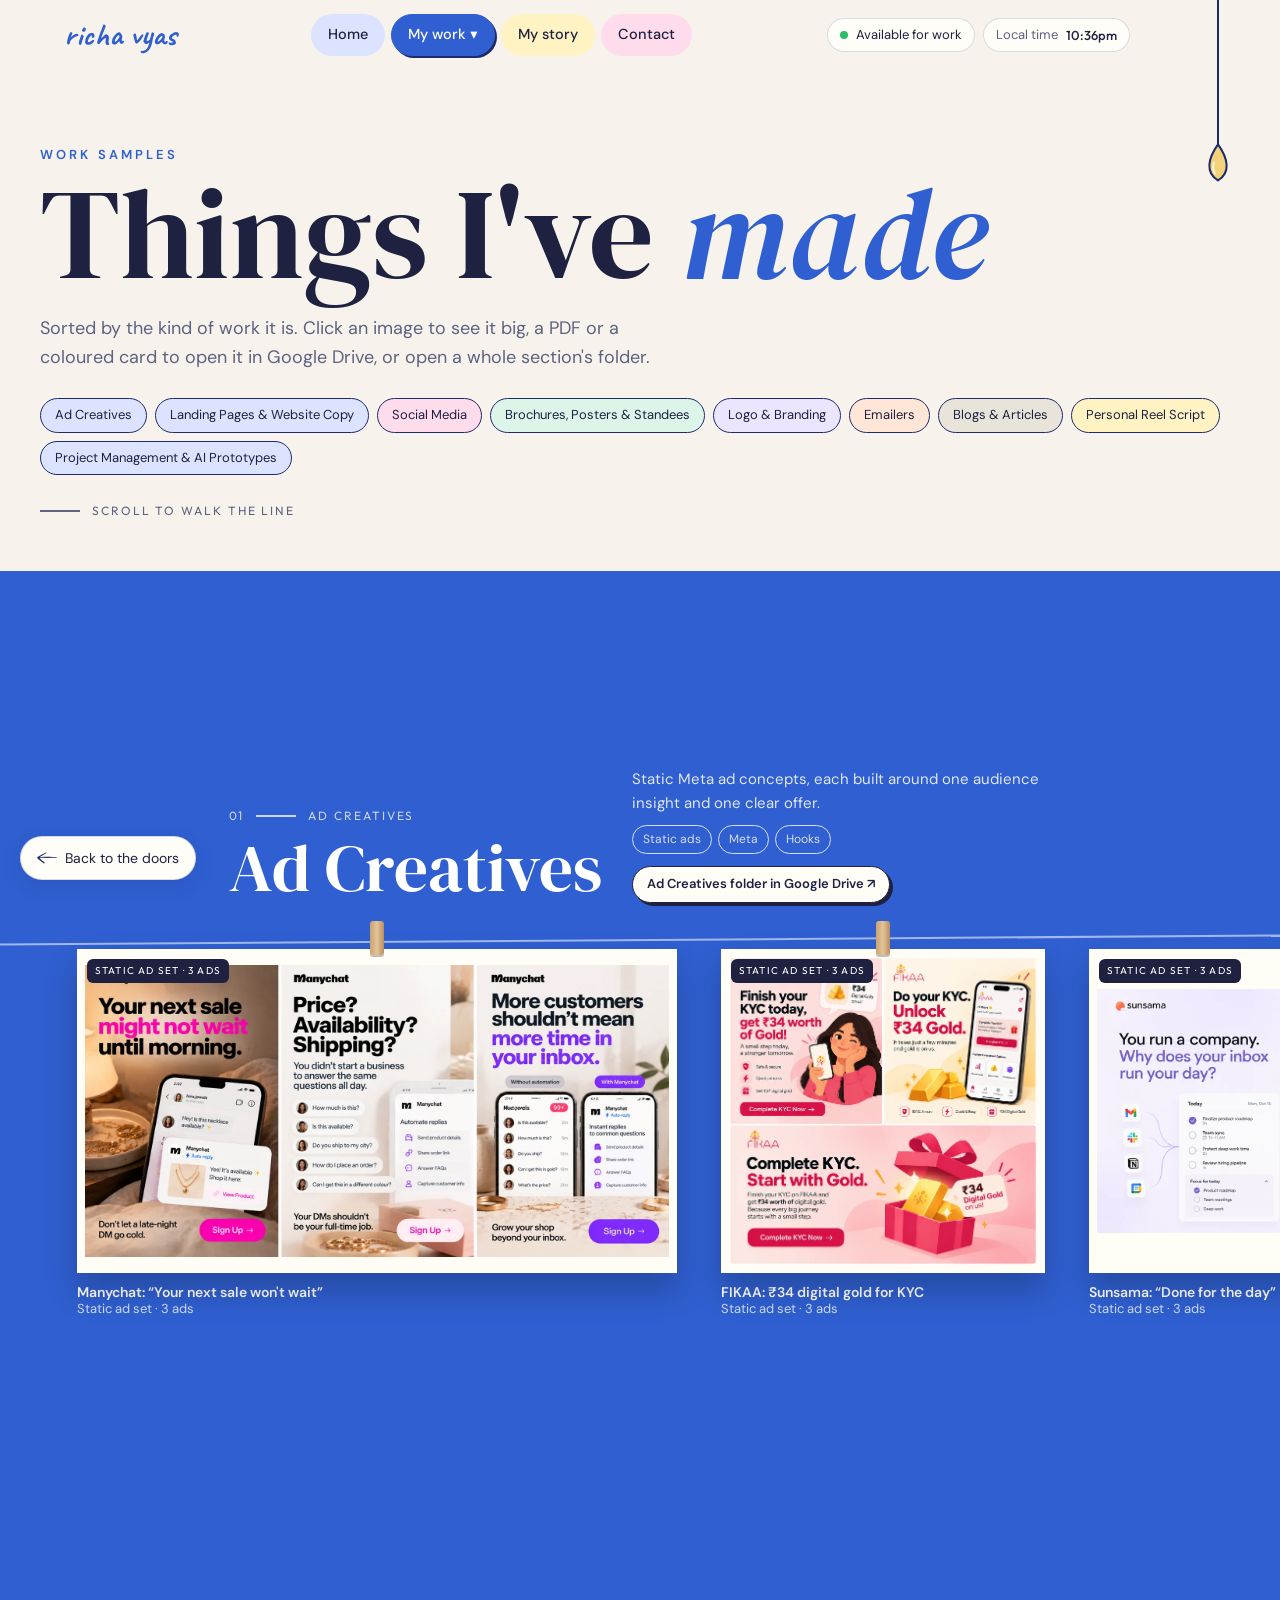
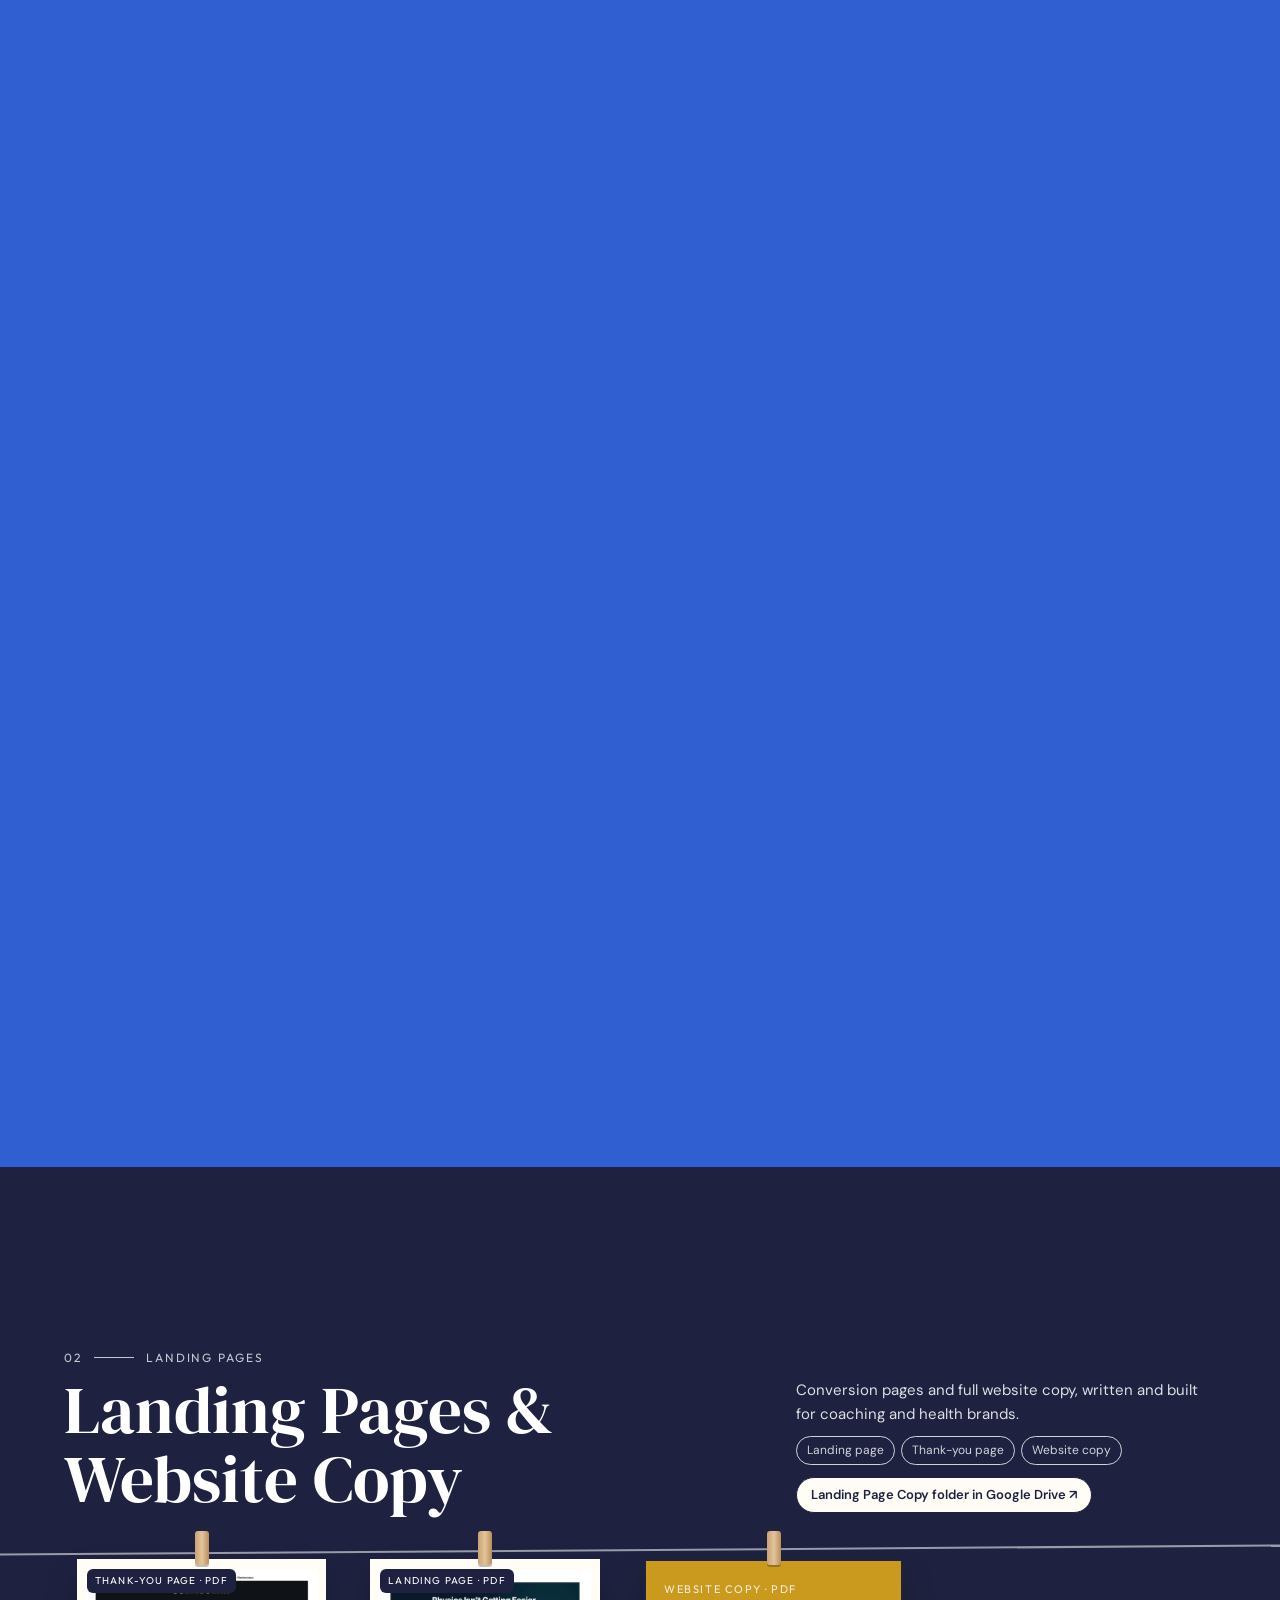
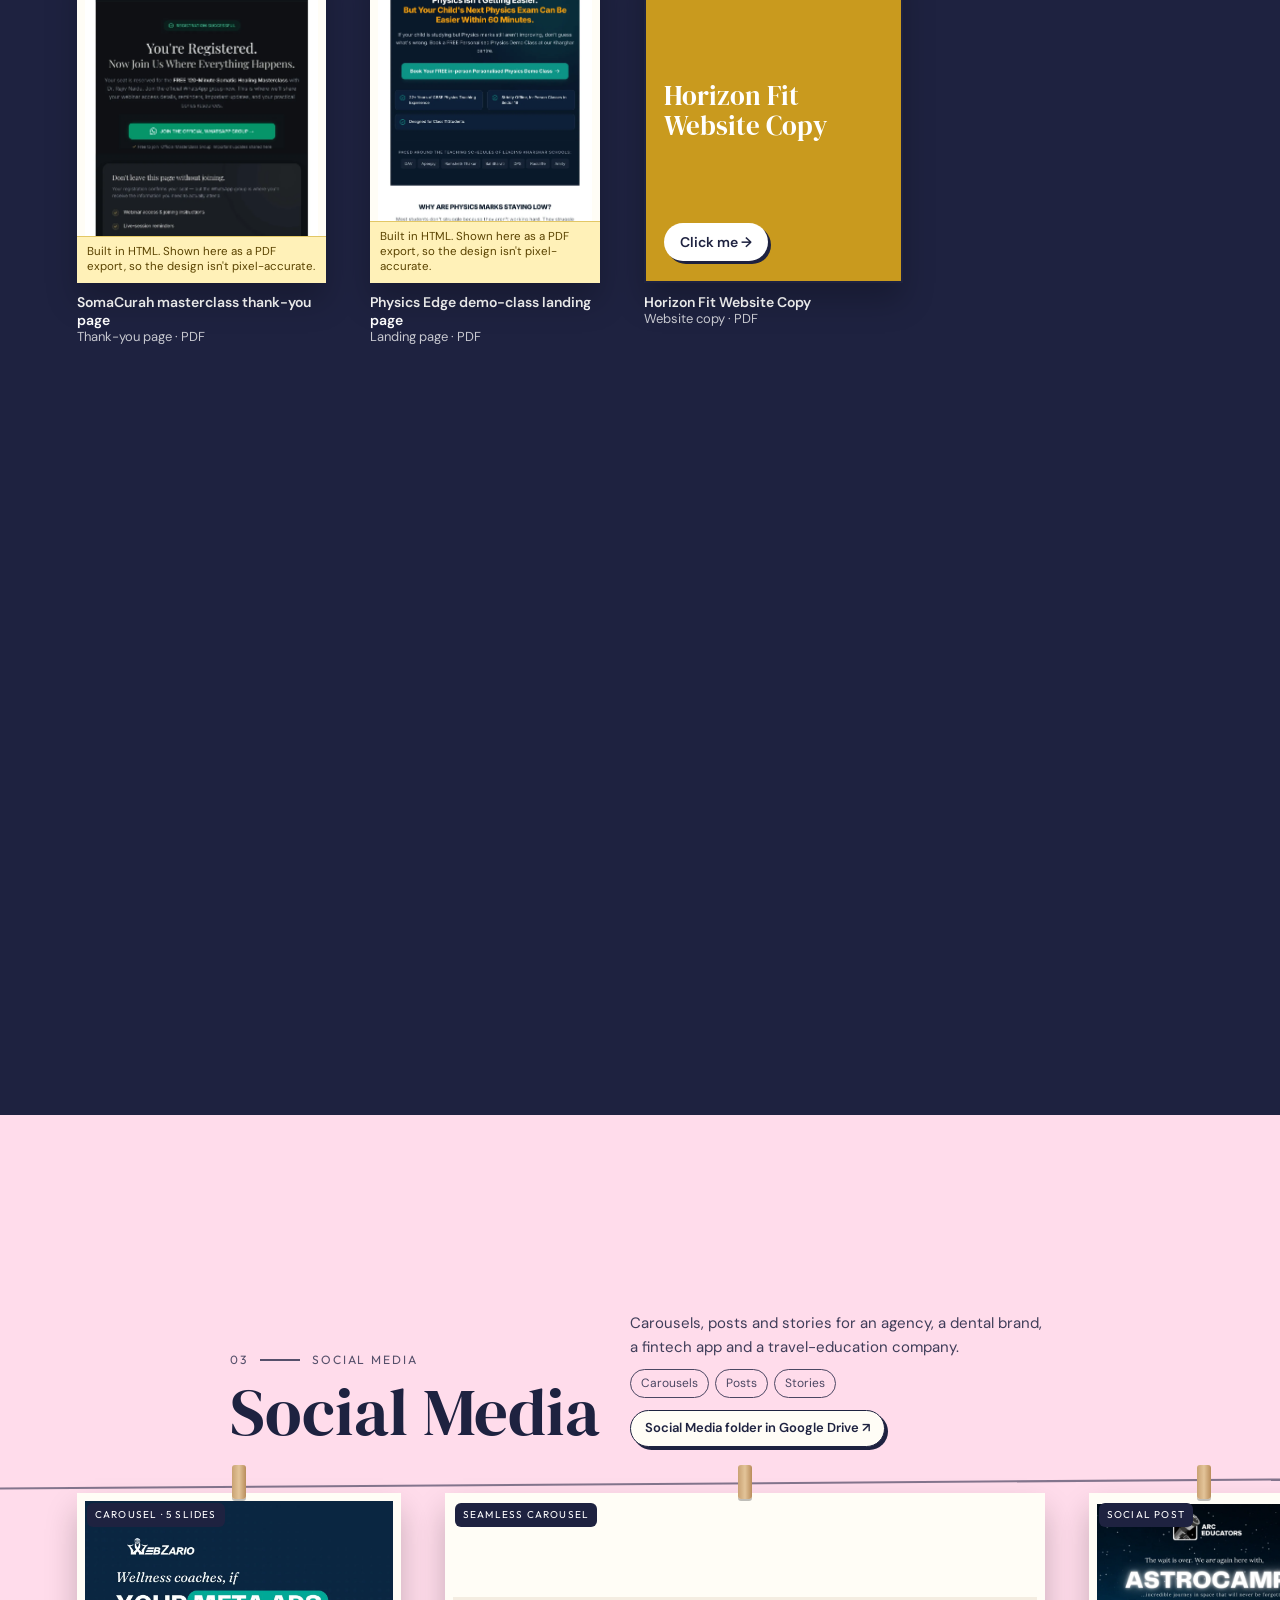
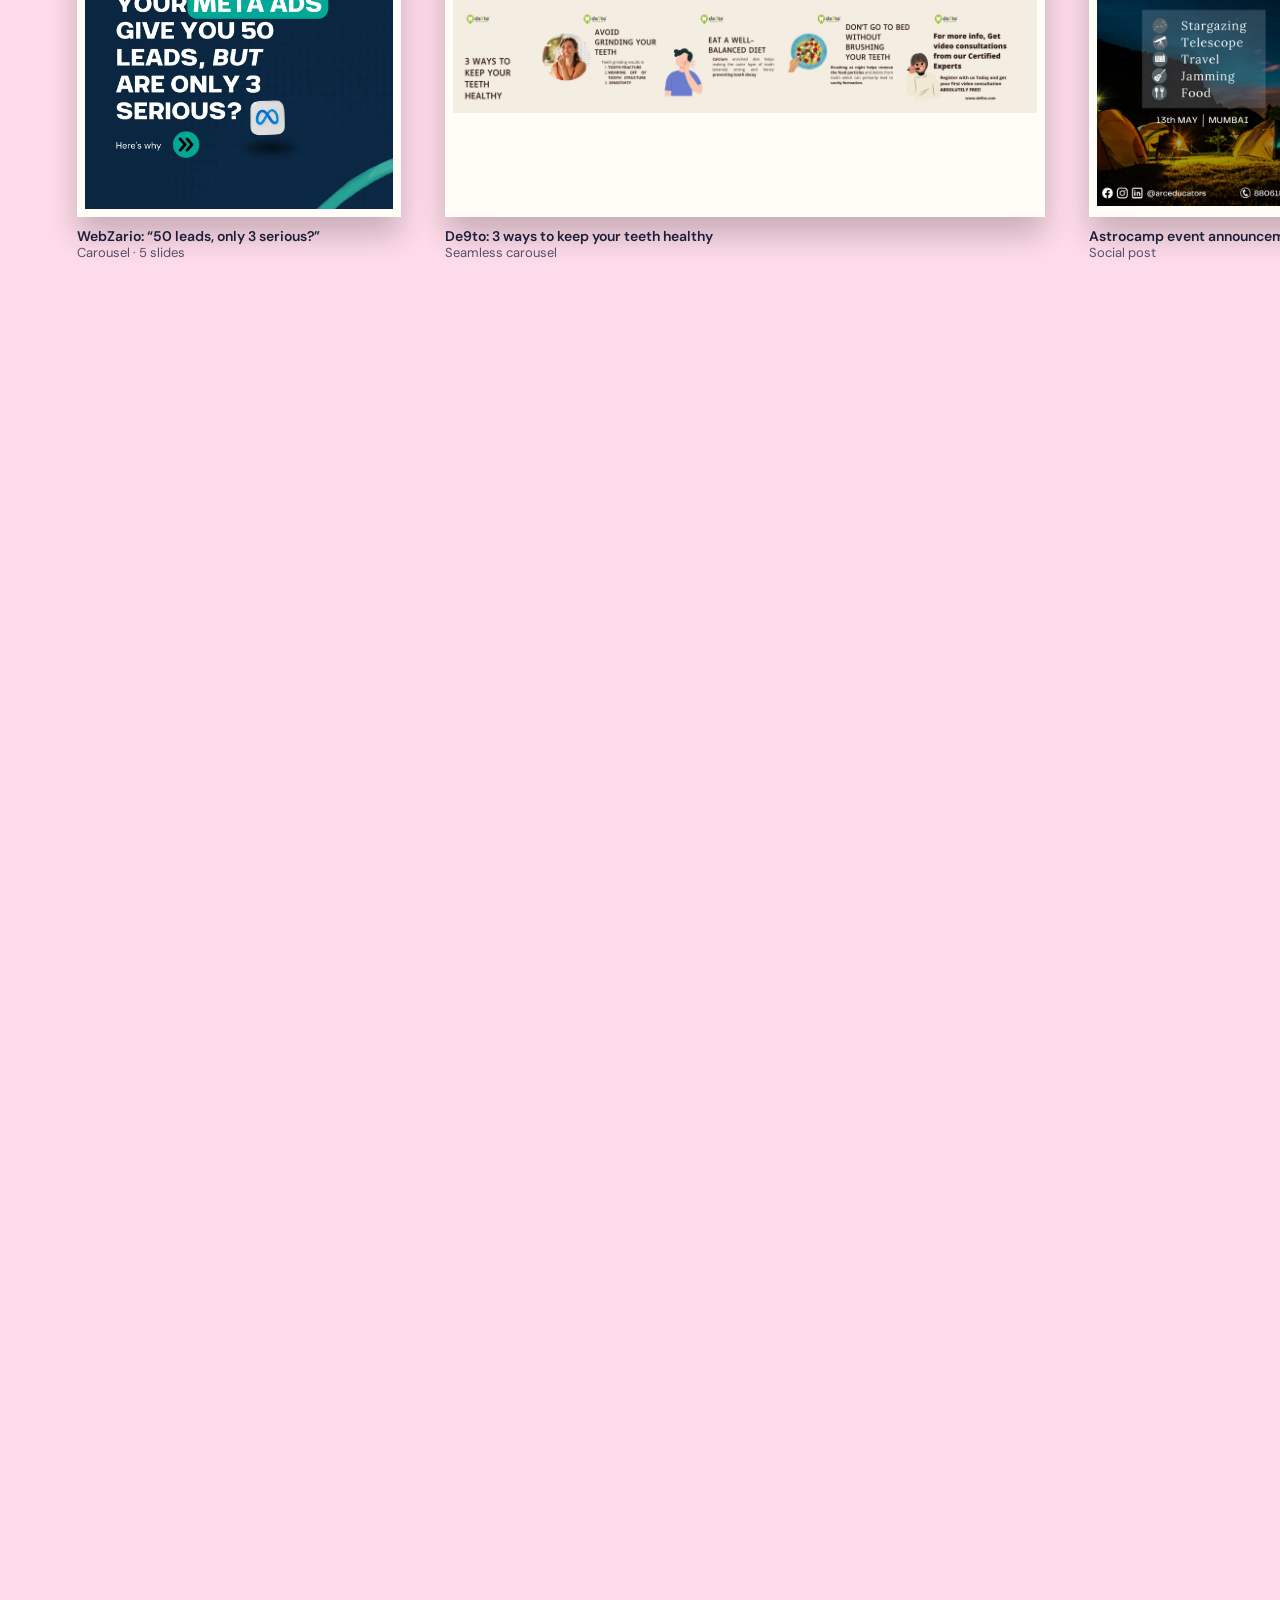
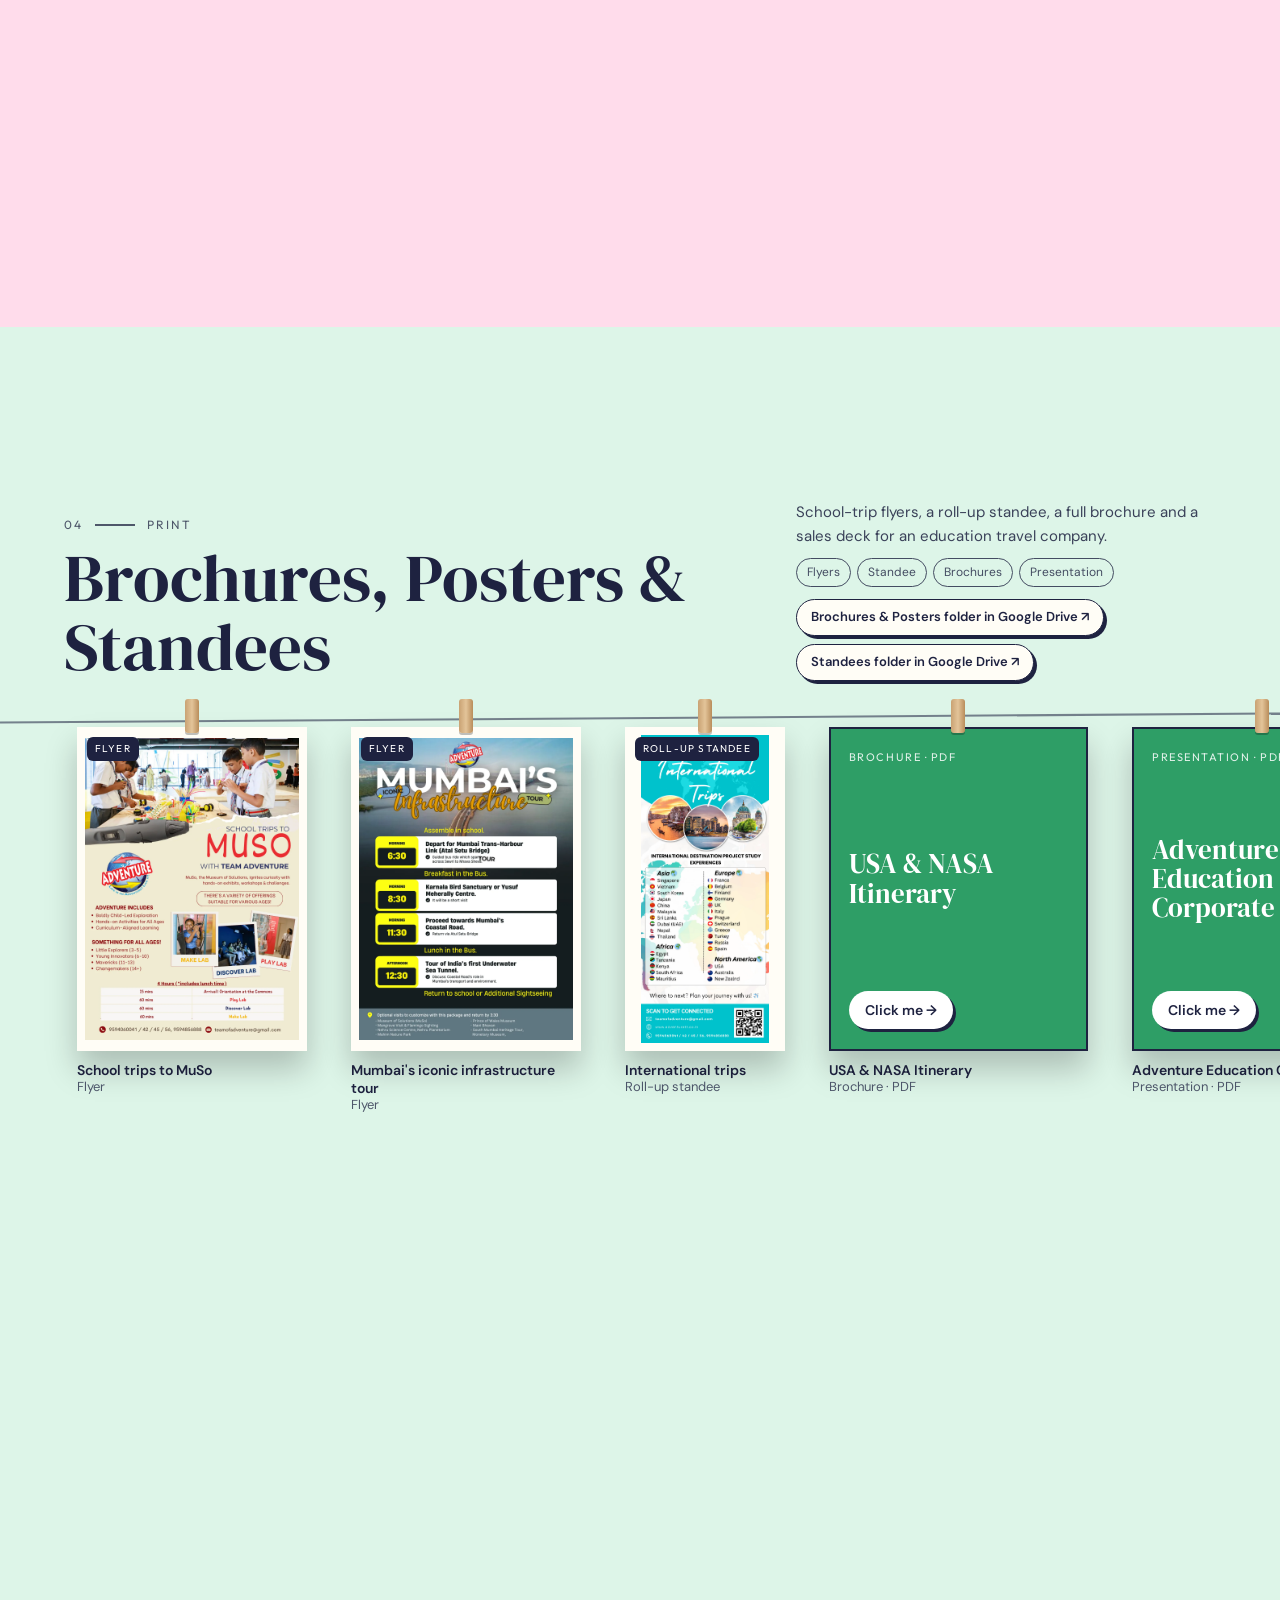
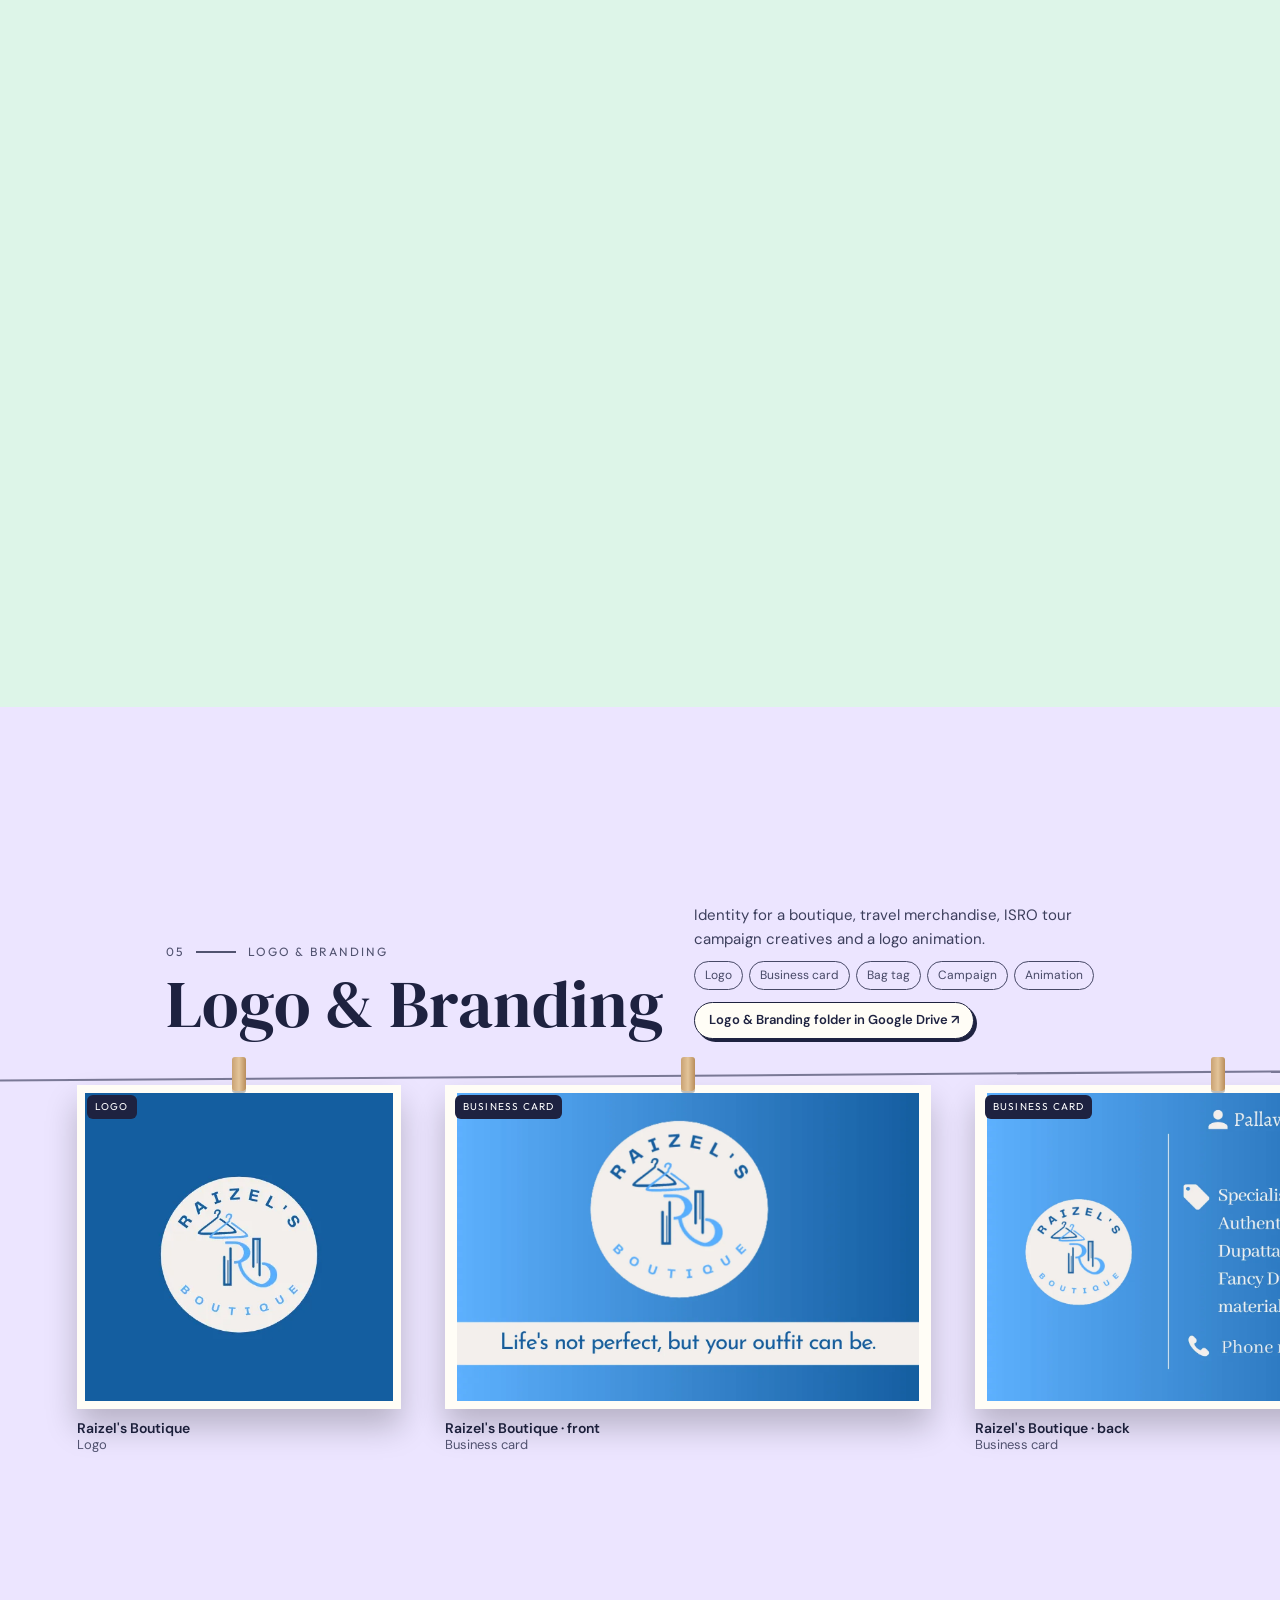
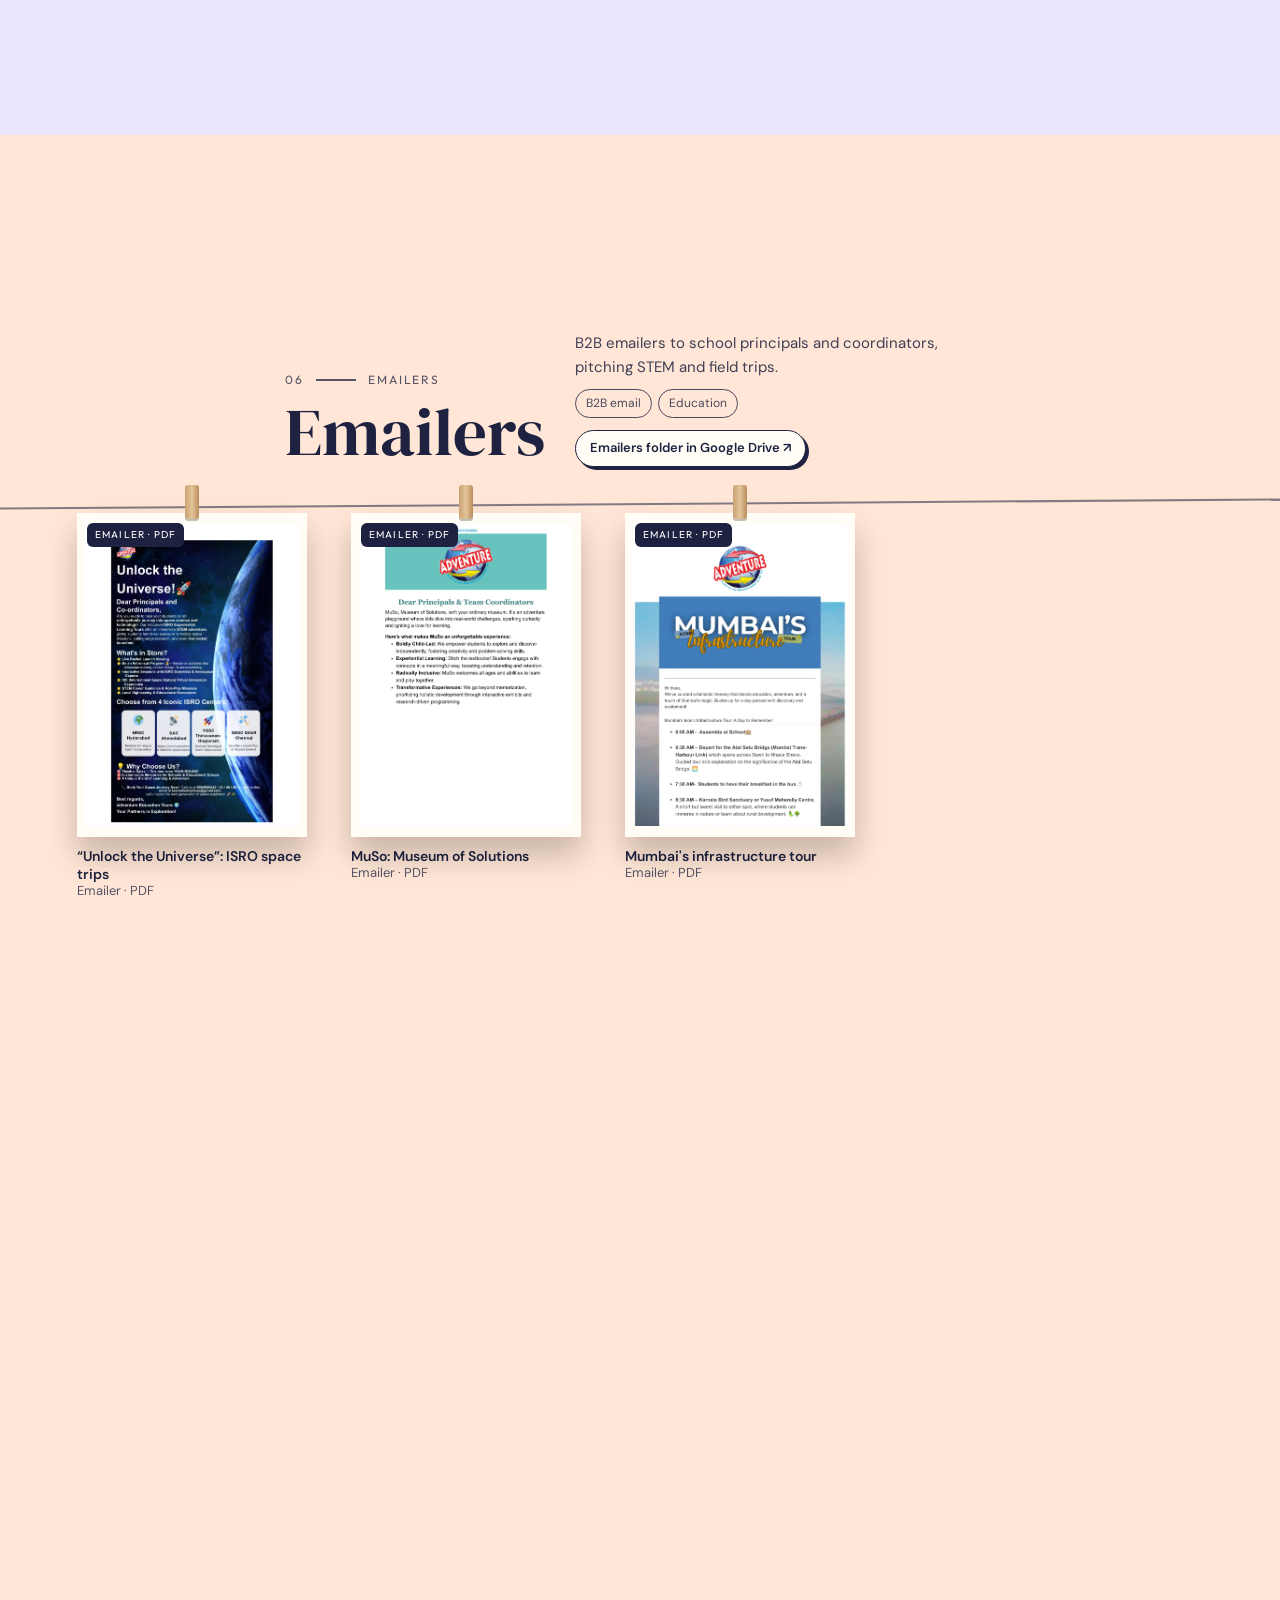
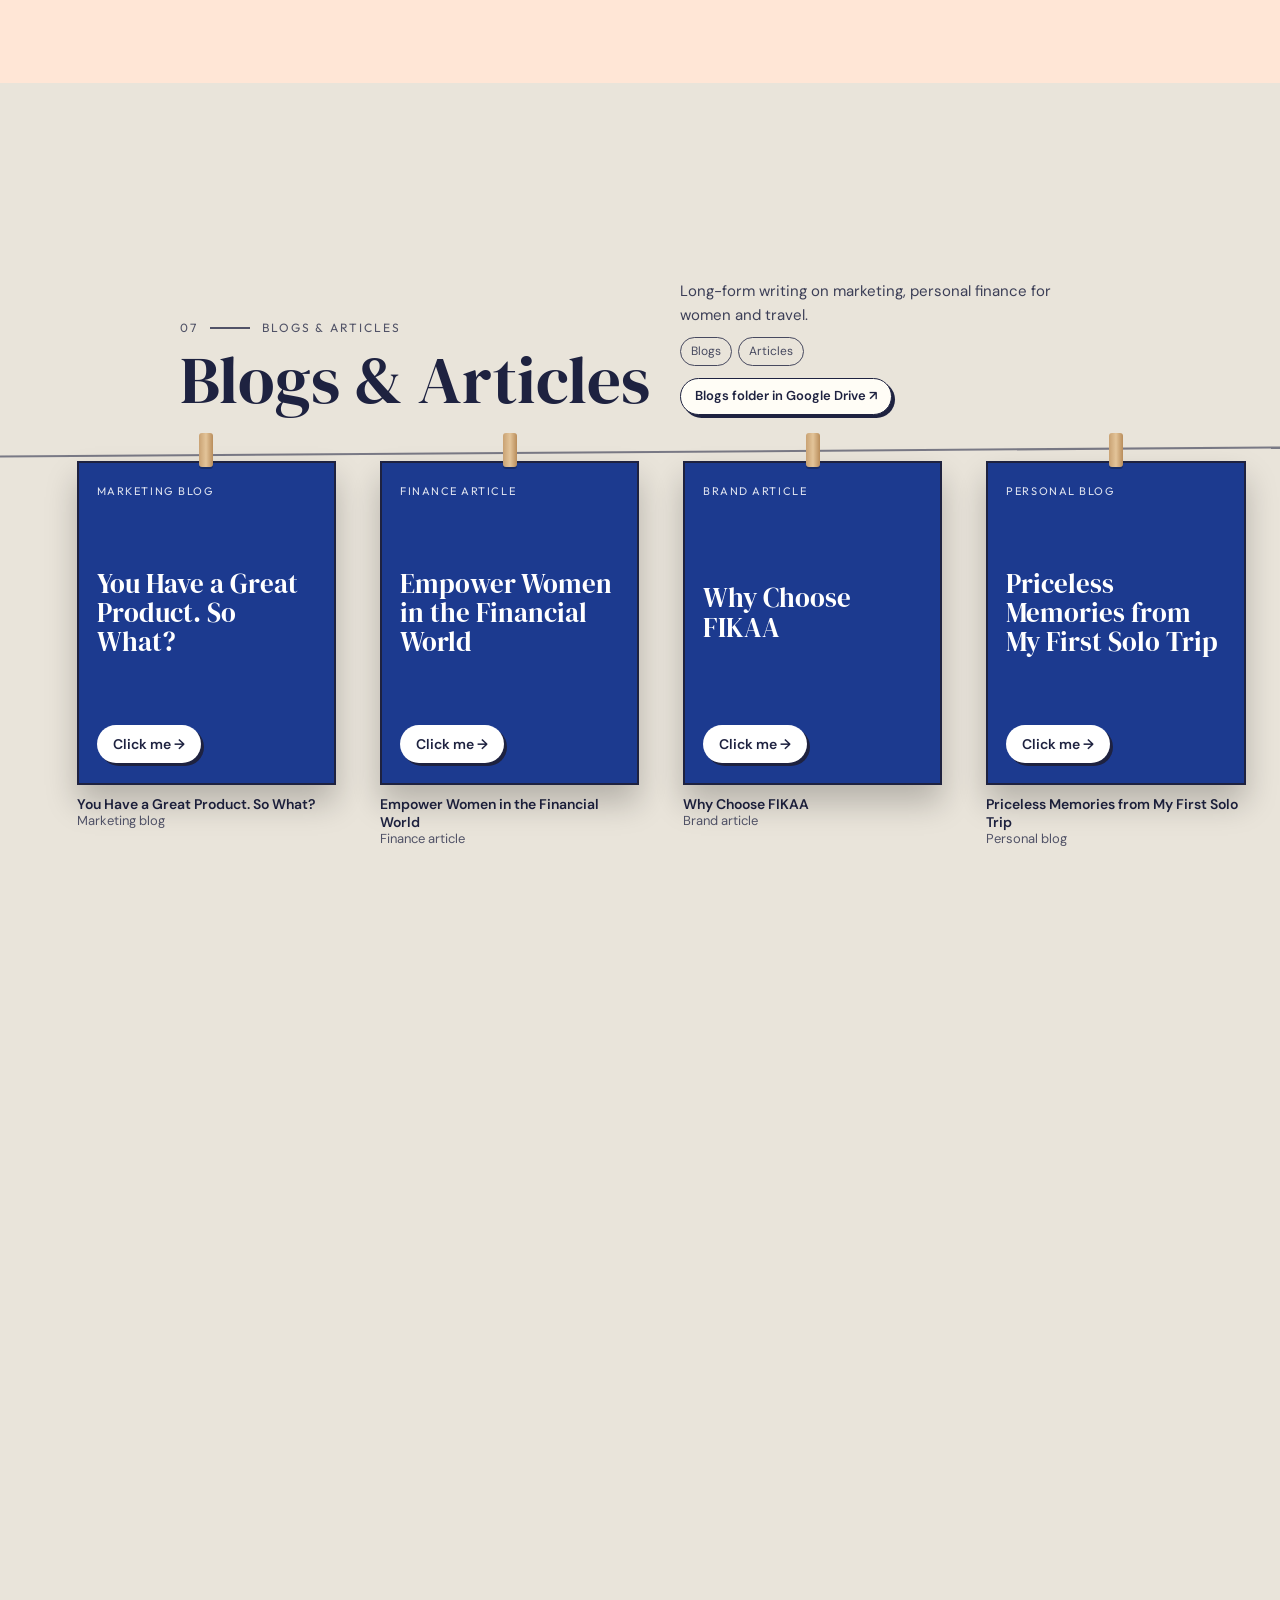
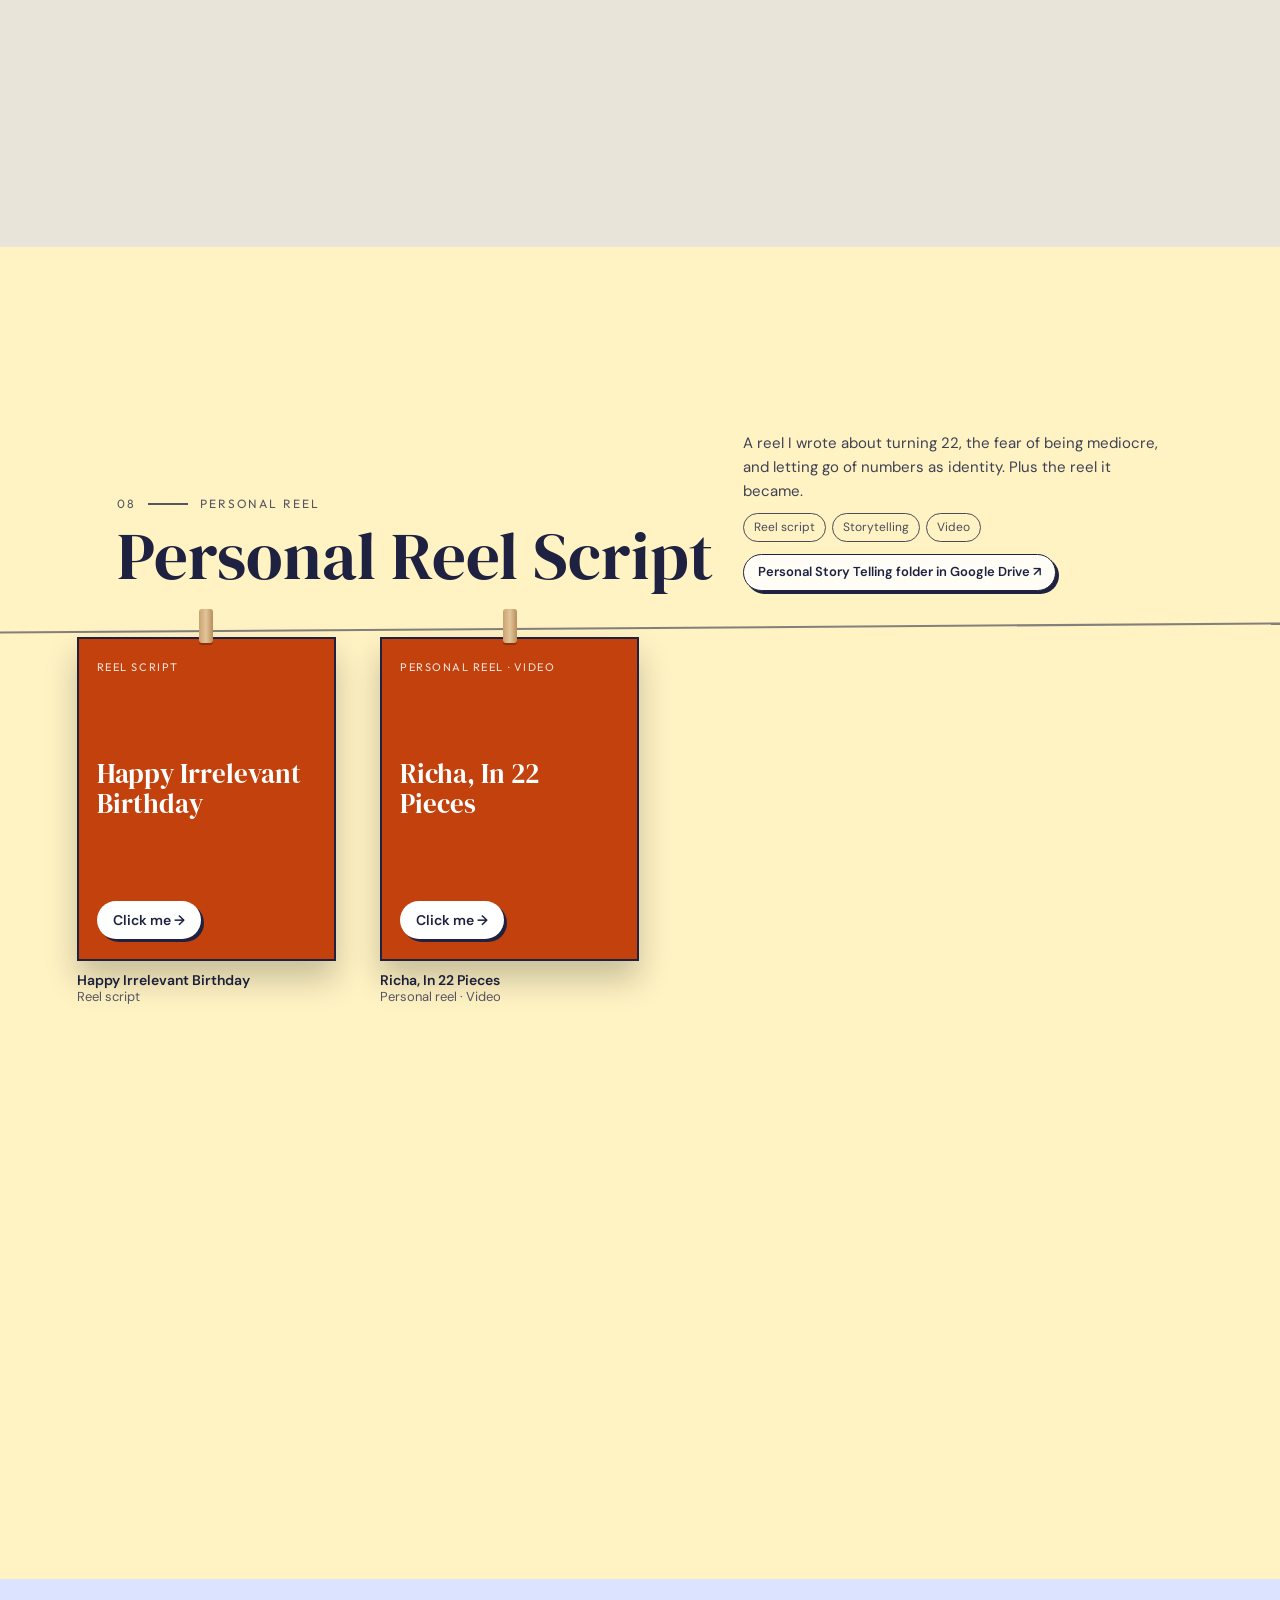
<file: work-samples.html>
<!doctype html>
<html lang="en">
<head>
<meta charset="utf-8">
<meta name="viewport" content="width=device-width, initial-scale=1">
<title>Work samples · Richa Vyas</title>
<meta name="description" content="Ad creatives, landing pages, social media, print, branding, emailers, writing and prototypes, sorted by type of work.">
<link rel="preconnect" href="https://fonts.googleapis.com"><link rel="preconnect" href="https://fonts.gstatic.com" crossorigin>
<link href="https://fonts.googleapis.com/css2?family=Instrument+Serif:ital@0;1&family=DM+Sans:opsz,wght@9..40,400;9..40,500;9..40,600&family=DM+Mono:wght@400;500&family=Caveat:wght@500;700&display=swap" rel="stylesheet">
<script>try{const t=localStorage.getItem("theme");if(t)document.documentElement.dataset.theme=t}catch(e){}</script>
<link rel="stylesheet" href="assets/site.css">
<style>
.ws-hero{padding:140px 0 50px}
.ws-hero h1{font-size:clamp(60px,10vw,140px)}
.ws-hero p{max-width:640px;color:var(--muted);margin-top:14px;font-size:18px}
.jump{display:flex;flex-wrap:wrap;gap:8px;margin-top:26px}
.jump a{font-size:13px;padding:6px 14px;border-radius:999px;border:1.5px solid var(--ink);background:var(--c);color:#1E2240;transition:transform .2s}
.jump a:hover{transform:translateY(-2px)}
.ws-hero .walk{display:flex;align-items:center;gap:12px;margin-top:26px;font-family:var(--mono);font-size:12px;letter-spacing:.16em;text-transform:uppercase;color:var(--muted)}
.ws-hero .walk i{width:40px;height:1.5px;background:var(--muted)}
.band{--ph:min(330px,36vh);position:relative;background:var(--bb);color:var(--bt)}
.band__pin{position:sticky;top:0;height:100vh;overflow:hidden;display:flex;flex-direction:column;justify-content:center;padding-top:70px}
.band__head{display:grid;grid-template-columns:1fr 420px;gap:30px;align-items:end;margin-bottom:18px}
.band__head .k{font-family:var(--mono);font-size:12px;letter-spacing:.16em;text-transform:uppercase;opacity:.75;display:flex;gap:12px;align-items:center}
.band__head .k i{width:40px;height:1.5px;background:currentColor}
.band__head h2{font-size:clamp(38px,5.2vw,80px);margin-top:8px;color:var(--bt)}
.band__head p{font-size:15px;opacity:.85}
.tags{display:flex;flex-wrap:wrap;gap:6px;margin-top:10px}
.tags span{font-size:12px;padding:4px 10px;border-radius:999px;border:1.5px solid currentColor;opacity:.8}
.folders{display:flex;flex-wrap:wrap;gap:8px;margin-top:12px}
.folder{display:inline-flex;align-items:center;gap:6px;font-size:13px;font-weight:600;padding:7px 14px;border-radius:999px;background:#FFFDF6;color:#1E2240;border:1.5px solid #1E2240;box-shadow:3px 3px 0 #1E2240;transition:transform .2s,box-shadow .2s}
.folder:hover{transform:translate(-2px,-2px);box-shadow:5px 5px 0 #1E2240}
.line{position:relative;height:calc(var(--ph) + 100px)}
.line::before{content:"";position:absolute;left:-5%;right:-5%;top:18px;height:2px;background:currentColor;opacity:.55;transform:rotate(-.4deg)}
.prints{position:absolute;left:0;top:0;display:flex;gap:44px;padding:0 6vw;will-change:transform}
.print{position:relative;flex:none;width:clamp(160px,calc(var(--ph) * var(--ar)),600px);padding-top:10px;cursor:pointer;transform-origin:50% 0;animation:sway 6s ease-in-out infinite;animation-delay:calc(var(--d) * -1s);color:inherit;display:block}
.print:hover{animation-play-state:paused}
@keyframes sway{0%,100%{rotate:-1.4deg}50%{rotate:1.4deg}}
.peg{position:absolute;left:50%;top:0;width:14px;height:34px;margin-left:-7px;border-radius:3px;background:linear-gradient(90deg,#C9A273,#E3C499 50%,#B98D5B);box-shadow:0 2px 0 rgba(0,0,0,.25);z-index:2}
.paper{position:relative;margin-top:18px;height:var(--ph);background:#FFFDF6;color:#1E2240;box-shadow:0 18px 30px rgba(0,0,0,.22);padding:8px;transition:transform .45s cubic-bezier(.2,.8,.2,1);overflow:hidden}
.print:hover .paper{transform:scale(1.05) translateY(4px)}
.paper img,.paper video{width:100%;height:100%;object-fit:contain;display:block}
.badge{position:absolute;left:10px;top:10px;z-index:2;font-family:var(--mono);font-size:10px;letter-spacing:.12em;text-transform:uppercase;padding:4px 8px;border-radius:6px;background:#1E2240;color:#fff;max-width:calc(100% - 20px)}
.paper .note{position:absolute;left:0;right:0;bottom:0;z-index:2;padding:8px 10px;font-size:11.5px;line-height:1.3;background:#FFF1B8;color:#5A4300;border-top:1.5px solid #E2C766}
/* no-preview card: title, colour code, click me */
.paper.nop{background:var(--ac);color:#fff;padding:20px 18px;display:flex;flex-direction:column;justify-content:space-between;border:2px solid #1E2240}
.nop .kind{font-family:var(--mono);font-size:11px;letter-spacing:.14em;text-transform:uppercase;opacity:.85}
.nop b{font-family:var(--serif);font-weight:400;font-size:clamp(20px,calc(var(--ph) / 12),28px);line-height:1.08}
.nop .cta{align-self:flex-start;font-size:14px;font-weight:600;padding:8px 16px;border-radius:999px;background:#fff;color:#1E2240;box-shadow:3px 3px 0 #1E2240;transition:transform .2s}
.print:hover .nop .cta{transform:translate(-2px,-2px)}
.cap{margin-top:10px;font-size:13px;line-height:1.3}
.cap b{display:block;font-weight:600;font-size:14px}
.cap span{opacity:.75}
.lightbox .big:has(.strip){width:min(1200px,94vw)}
.strip{display:flex;gap:14px;overflow-x:auto;scroll-snap-type:x mandatory;padding-bottom:8px}
.strip img{flex:none;width:min(520px,80vw);scroll-snap-align:center;border-radius:12px;background:#fff}
.strip-hint{color:#fff;font-family:var(--hand);font-size:22px;margin-top:6px;text-align:center}
.lightbox video{width:100%;max-height:86vh;border-radius:12px;background:#000}
@media (max-width:900px){
  .band{--ph:min(250px,30vh)}
  .band__head{grid-template-columns:1fr;gap:6px}
  .band__head p{font-size:13.5px}
  .band__head .tags{display:none}
}
@media (max-width:520px){.band{--ph:min(220px,28vh)}.paper .note{font-size:10px;padding:6px 8px}}
</style>
</head>
<body data-page="ws">
<script src="assets/doodles.js"></script>
<main>
<header class="ws-hero wrap">
  <span class="eyebrow">Work samples</span>
  <h1>Things I've <em>made</em></h1>
  <p>Sorted by the kind of work it is. Click an image to see it big, a PDF or a coloured card to open it in Google Drive, or open a whole section's folder.</p>
  <nav class="jump" id="jump" aria-label="Jump to a type of work"></nav>
  <div class="walk"><i></i>Scroll to walk the line</div>
</header>
<div id="bands"></div>
</main>
<script src="assets/site.js"></script>
<script>
const W="assets/ws/";
const F=id=>`https://drive.google.com/file/d/${id}/view`, D=id=>`https://drive.google.com/drive/folders/${id}`;
const HTML_NOTE="Built in HTML. Shown here as a PDF export, so the design isn't pixel-accurate.";
// kind: img | gallery | pdf (preview, opens in Drive) | video | card (no preview: title + colour + click me)
const CATS=[
  {id:"ads",k:"01 · Ad creatives",t:"Ad Creatives",d:"Static Meta ad concepts, each built around one audience insight and one clear offer.",tags:["Static ads","Meta","Hooks"],bb:"#2F5FD0",bt:"#FFFFFF",ac:"#2F5FD0",
   folders:[["Ad Creatives folder",D("1SArC_okCgMYO3_sbZDrATd16-zqWH42A")]],items:[
    {t:"Manychat: “Your next sale won't wait”",type:"Static ad set · 3 ads",kind:"img",src:"ad-manychat.webp",ar:2},
    {t:"FIKAA: ₹34 digital gold for KYC",type:"Static ad set · 3 ads",kind:"img",src:"ad-fikaa.webp",ar:1},
    {t:"Sunsama: “Done for the day”",type:"Static ad set · 3 ads",kind:"img",src:"ad-sunsama.webp",ar:2.4},
    {t:"Masterclass: “More returning therapy clients”",type:"Static ad",kind:"img",src:"ad-somatic.webp",ar:1},
    {t:"Masterclass: “Your therapy has value”",type:"Static ad",kind:"img",src:"ad-therapy-value.webp",ar:1},
    {t:"Masterclass: “Your therapy couch deserves better”",type:"Static ad",kind:"img",src:"ad-therapy-couch.webp",ar:.8},
  ]},
  {id:"web",k:"02 · Landing pages",t:"Landing Pages & Website Copy",d:"Conversion pages and full website copy, written and built for coaching and health brands.",tags:["Landing page","Thank-you page","Website copy"],bb:"#1E2240",bt:"#FFFFFF",ac:"#C99A1E",
   folders:[["Landing Page Copy folder",D("10IM_uQ30P7rpECEXl2dzV0vdDAo2_66b")]],items:[
    {t:"SomaCurah masterclass thank-you page",type:"Thank-you page · PDF",kind:"pdf",src:"lp-somacurah.webp",href:F("1MCjecpDtSu5s_WMbo5j7cIl-gStoXE13"),ar:.77,note:HTML_NOTE},
    {t:"Physics Edge demo-class landing page",type:"Landing page · PDF",kind:"pdf",src:"lp-physics.webp",href:F("1t3-8THDN_r9IYbNsoRq8bH1z0Fqb8fkY"),ar:.71,note:HTML_NOTE},
    {t:"Horizon Fit Website Copy",type:"Website copy · PDF",kind:"card",href:F("1X1OjkRQKwWOUT7W2wUEUqG0cPVq6IPAj"),ar:.8},
  ]},
  {id:"social",k:"03 · Social media",t:"Social Media",d:"Carousels, posts and stories for an agency, a dental brand, a fintech app and a travel-education company.",tags:["Carousels","Posts","Stories"],bb:"#FFDCEB",bt:"#1E2240",ac:"#D94A8C",
   folders:[["Social Media folder",D("1Rc_NxnmU_Pkk9QNet2NZ33baXPht1o3i")]],items:[
    {t:"WebZario: “50 leads, only 3 serious?”",type:"Carousel · 5 slides",kind:"gallery",src:["car-webzario-1.webp","car-webzario-2.webp","car-webzario-3.webp","car-webzario-4.webp","car-webzario-5.webp"],ar:1},
    {t:"De9to: 3 ways to keep your teeth healthy",type:"Seamless carousel",kind:"img",src:"car-de9to.webp",ar:5},
    {t:"Astrocamp event announcement",type:"Social post",kind:"img",src:"post-astrocamp.webp",ar:.71},
    {t:"Summer camp: “Adventure is calling you”",type:"Social post",kind:"img",src:"post-summer.webp",ar:.8},
    {t:"De9to: “Did you know?” soda fact",type:"Social post",kind:"img",src:"post-soda.webp",ar:1},
    {t:"De9to: Nurturing smiles",type:"Instagram story",kind:"img",src:"story-smiles.webp",ar:.5625},
    {t:"FIKAA: Truly for the women of today",type:"Instagram story",kind:"img",src:"story-fikaa.webp",ar:.5625},
  ]},
  {id:"print",k:"04 · Print",t:"Brochures, Posters & Standees",d:"School-trip flyers, a roll-up standee, a full brochure and a sales deck for an education travel company.",tags:["Flyers","Standee","Brochures","Presentation"],bb:"#DDF5E8",bt:"#1E2240",ac:"#2E9E66",
   folders:[["Brochures & Posters folder",D("1w7ebBiTCAm208SfVPSdtvpjfMnIeigW6")],["Standees folder",D("1dYAC70qbgYIUx9sPuftde0xRa7QlclZk")]],items:[
    {t:"School trips to MuSo",type:"Flyer",kind:"img",src:"fly-muso.webp",ar:.71},
    {t:"Mumbai's iconic infrastructure tour",type:"Flyer",kind:"img",src:"fly-mumbai.webp",ar:.71},
    {t:"International trips",type:"Roll-up standee",kind:"img",src:"standee-intl.webp",ar:.42},
    {t:"USA & NASA Itinerary",type:"Brochure · PDF",kind:"card",href:F("1cWAQj-5Pe76I5f27krlee_QXTQ8tShcY"),ar:.8},
    {t:"Adventure Education Corporate Deck",type:"Presentation · PDF",kind:"card",href:F("1_ADcqNSsajABS3hfKLqfx5SoUTCH93by"),ar:.8},
  ]},
  {id:"brand",k:"05 · Logo & branding",t:"Logo & Branding",d:"Identity for a boutique, travel merchandise, ISRO tour campaign creatives and a logo animation.",tags:["Logo","Business card","Bag tag","Campaign","Animation"],bb:"#ECE5FF",bt:"#1E2240",ac:"#7B61D9",
   folders:[["Logo & Branding folder",D("1vD-c3UDMG1chbj8K7Bi096QTv2rZCtF4")]],items:[
    {t:"Raizel's Boutique",type:"Logo",kind:"img",src:"logo-raizel.webp",ar:1},
    {t:"Raizel's Boutique · front",type:"Business card",kind:"img",src:"card-raizel.webp",ar:1.5},
    {t:"Raizel's Boutique · back",type:"Business card",kind:"img",src:"card-back.webp",ar:1.5},
    {t:"“I just want to Rome around”",type:"Bag tag · front",kind:"img",src:"tag-rome.webp",ar:1.75},
    {t:"“This luggage belongs to”",type:"Bag tag · back",kind:"img",src:"tag-back.webp",ar:1.75},
    {t:"ISRO tours: “Heyy teachers!”",type:"Campaign creative",kind:"img",src:"isro-1.webp",ar:.8},
    {t:"ISRO experiential learning tours",type:"Campaign creative",kind:"img",src:"isro-2.webp",ar:.8},
    {t:"Logo animation",type:"Animation · MP4",kind:"video",src:"logo-animation.mp4",ar:1},
  ]},
  {id:"email",k:"06 · Emailers",t:"Emailers",d:"B2B emailers to school principals and coordinators, pitching STEM and field trips.",tags:["B2B email","Education"],bb:"#FFE6D6",bt:"#1E2240",ac:"#E07A2E",
   folders:[["Emailers folder",D("1II52OtrCS8pNLSMtMc8wyhHsXkR5JWsp")]],items:[
    {t:"“Unlock the Universe”: ISRO space trips",type:"Emailer · PDF",kind:"pdf",src:"email-isro.webp",href:F("1cUZkn4zwzStJlZwbWJ2ihkLSTmS4wsGm"),ar:.71},
    {t:"MuSo: Museum of Solutions",type:"Emailer · PDF",kind:"pdf",src:"email-muso.webp",href:F("1xJSPuKRqivl87i0yXKGzlvFSADoh2nd6"),ar:.71},
    {t:"Mumbai's infrastructure tour",type:"Emailer · PDF",kind:"pdf",src:"email-mumbai.webp",href:F("1VO6b45dTtKwDVMiUZJFMz0PrvzoOOhLa"),ar:.71},
  ]},
  {id:"writing",k:"07 · Blogs & articles",t:"Blogs & Articles",d:"Long-form writing on marketing, personal finance for women and travel.",tags:["Blogs","Articles"],bb:"#E9E4DA",bt:"#1E2240",ac:"#1C3A8F",
   folders:[["Blogs folder",D("1aadXIX9uS41a7LWyz6cWZP0NUI5Q7O5D")]],items:[
    {t:"You Have a Great Product. So What?",type:"Marketing blog",kind:"card",href:F("1_Sino_8UPFmqBuBABIXHdnVhl-hKrfY1"),ar:.8},
    {t:"Empower Women in the Financial World",type:"Finance article",kind:"card",href:F("1LEV672oVjpr8FZBQBzngYYuX1fP_Mnnk"),ar:.8},
    {t:"Why Choose FIKAA",type:"Brand article",kind:"card",href:F("1EStRKn_bMj1Qs_Jz1VzzkqvGVwV7dkw8"),ar:.8},
    {t:"Priceless Memories from My First Solo Trip",type:"Personal blog",kind:"card",href:F("1OlKGTLwD0ROpOy_4j-YJc758JX0Ee5Ha"),ar:.8},
  ]},
  {id:"reel",k:"08 · Personal reel",t:"Personal Reel Script",d:"A reel I wrote about turning 22, the fear of being mediocre, and letting go of numbers as identity. Plus the reel it became.",tags:["Reel script","Storytelling","Video"],bb:"#FFF3C4",bt:"#1E2240",ac:"#C2410C",
   folders:[["Personal Story Telling folder",D("1ax8SDy4X7or5Yu6nzNIYI0f9nYcfuyRQ")]],items:[
    {t:"Happy Irrelevant Birthday",type:"Reel script",kind:"card",href:F("1To_wWIN1tU1a5DumdjywWNWKQgDwXq-F"),ar:.8},
    {t:"Richa, In 22 Pieces",type:"Personal reel · Video",kind:"card",href:F("16XaokkGL2Rse_U-okY6jIyR34rIULiST"),ar:.8},
  ]},
  {id:"pm",k:"09 · Operations",t:"Project Management & AI Prototypes",d:"Systems for running marketing work: client workspaces, content calendars and an AI brief-checking prototype.",tags:["Project management","AI prototype"],bb:"#DCE3FF",bt:"#1E2240",ac:"#2F5FD0",
   folders:[["PM & AI Prototype folder",D("1OpVF6yXoCluRZKdYSX_P9TxTXtP9YCEp")]],items:[
    {t:"Marketing operations & project management",type:"Work samples · Doc",kind:"pdf",src:"pm-samples.webp",href:"https://docs.google.com/document/d/1DiHNU45LmhmceHFMkNJfdc7mKuRJ8braWPflNR-W6Tk/view",ar:.71},
    {t:"Brief Health Score",type:"AI prototype",kind:"img",src:"ai-proto.webp",ar:2.05},
  ]},
];
(()=>{
  const host=$("#bands");
  $("#jump").innerHTML=CATS.map(c=>`<a href="#${c.id}" style="--c:${c.bb==="#1E2240"||c.bb==="#2F5FD0"?"#DCE3FF":c.bb}">${c.t}</a>`).join("");
  const paper=(c,it)=>{
    if(it.kind==="card")return`<div class="paper nop" style="--ac:${c.ac}"><span class="kind">${it.type}</span><b>${it.t}</b><span class="cta">Click me →</span></div>`;
    const src=Array.isArray(it.src)?it.src[0]:it.src;
    const media=it.kind==="video"?`<video src="${W+src}" autoplay muted loop playsinline></video>`:`<img src="${W+src}" alt="${it.t}" loading="lazy">`;
    return`<div class="paper"><span class="badge">${it.type}</span>${media}${it.note?`<span class="note">${it.note}</span>`:""}</div>`};
  host.innerHTML=CATS.map((c,ci)=>`<section class="band" id="${c.id}" style="--bb:${c.bb};--bt:${c.bt};height:calc(100vh + ${c.items.length*24}vh)"><div class="band__pin">
    <div class="wrap band__head"><div><div class="k"><span>${c.k.split(" · ")[0]}</span><i></i><span>${c.k.split(" · ")[1]}</span></div><h2>${c.t}</h2></div>
      <div><p>${c.d}</p><div class="tags">${c.tags.map(t=>`<span>${t}</span>`).join("")}</div>
      <div class="folders">${c.folders.map(([l,u])=>`<a class="folder" href="${u}" target="_blank" rel="noopener">${l} in Google Drive ↗</a>`).join("")}</div></div></div>
    <div class="line"><div class="prints">${c.items.map((it,i)=>{
      const link=it.kind==="card"||it.kind==="pdf"?it.href:null;
      const tag=link?`a href="${link}" target="_blank" rel="noopener"`:`div role="button" tabindex="0"`;
      return`<${tag} class="print" style="--d:${(i*1.3+ci)%6};--ar:${it.ar}" data-c="${ci}" data-i="${i}"><span class="peg"></span>${paper(c,it)}<div class="cap"><b>${it.t}</b><span>${it.type}</span></div></${link?"a":"div"}>`}).join("")}</div></div>
  </div></section>`).join("");
  const open=p=>{const it=CATS[p.dataset.c].items[p.dataset.i];
    if(it.kind==="gallery")lightbox(`<div class="strip">${it.src.map(s=>`<img src="${W+s}" alt="">`).join("")}</div><p class="strip-hint">swipe through the slides →</p>`);
    else if(it.kind==="video")lightbox(`<video src="${W+it.src}" controls autoplay loop playsinline></video>`);
    else if(it.kind==="img")lightbox(`<img src="${W+it.src}" alt="${it.t}">`)};
  host.addEventListener("click",e=>{const p=e.target.closest("div.print");if(p)open(p)});
  host.addEventListener("keydown",e=>{const p=e.target.closest("div.print");if(p&&(e.key==="Enter"||e.key===" ")){e.preventDefault();open(p)}});
  const bands=[...host.children].map(s=>({s,p:s.querySelector(".prints")}));
  (function loop(){
    bands.forEach(({s,p})=>{const r=s.getBoundingClientRect(),total=s.offsetHeight-innerHeight,pr=Math.min(1,Math.max(0,-r.top/total));
      const max=Math.max(0,p.scrollWidth-innerWidth);p.style.transform=`translateX(${-pr*max}px)`});
    requestAnimationFrame(loop);
  })();
})();
</script>
</body>
</html>
</file>
<file: assets/site.css>
@import url("https://fonts.googleapis.com/css2?family=DM+Serif+Display&family=Outfit:wght@400;500&text=0123456789&display=swap");
/* Shared styles for every page: tokens, header, rope, buttons, doodles, footer */
:root{
  --bg:#F7F3EC; --bg2:#EFEBE3; --surface:#FFFDF8; --text:#1E2240; --muted:#5E6280;
  --blue:#2F5FD0; --blue-deep:#1C3A8F; --ink:#1F2A6B; --line:rgba(31,42,107,.16);
  --pink:#FFD9D9; --peach:#FFE0CC; --mint:#C8EFDB; --green:#86DFAE; --lav:#DDE0FF; --peri:#96A6FF; --lilac:#F8DDF8; --butter:#FFF1B8;
  --rose:#D94A8C;--rose-soft:#FFDCEB;--grape:#B9A4F5;--grape-soft:#ECE5FF;--sage:#9ADDB8;--sage-soft:#DDF5E8;--sun:#F5D46A;--sun-soft:#FFF3C4;--apricot:#FFB88C;--apricot-soft:#FFE6D6;
  --wall:#E9E4DA; --casing:#FBF8F2; --on-pastel:#1E2240;
  --serif:"DM Serif Display","Instrument Serif",Georgia,serif; --sans:"DM Sans",system-ui,sans-serif; --mono:"Outfit","DM Mono",ui-monospace,monospace; --hand:"Caveat",cursive;
}
:root[data-theme="dark"]{
  --bg:#10142B; --bg2:#141936; --surface:#1C2246; --text:#F2EEE6; --muted:#A9AECB;
  --blue:#8EA6FF; --blue-deep:#AFC0FF; --ink:#C9D3FF; --line:rgba(201,211,255,.18); --wall:#181D3C; --casing:#252B55;
}
::view-transition-old(root),::view-transition-new(root){animation:none;mix-blend-mode:normal}
*{box-sizing:border-box;margin:0;padding:0}
html{scroll-behavior:smooth}
body{background:var(--bg);color:var(--text);font-family:var(--sans);font-size:17px;line-height:1.6;overflow-x:hidden}
a{color:inherit;text-decoration:none}
button{font:inherit;color:inherit;background:none;border:0;cursor:pointer}
img{display:block;max-width:100%}
.wrap{max-width:1200px;margin:0 auto;padding:0 24px}
h1,h2,h3{font-family:var(--serif);font-weight:400;line-height:1.04}
h2{font-size:clamp(40px,5.6vw,72px)}
em{font-style:italic;color:var(--blue)}
.eyebrow{font-size:13px;letter-spacing:.24em;text-transform:uppercase;color:var(--blue);font-weight:600}
.mono{font-family:var(--mono)}
section{position:relative}

/* doodle icons (from your pack) */
.ic{width:48px;height:48px;color:var(--ink);flex:none}
.doodle{position:absolute;pointer-events:none;animation:float 7s ease-in-out infinite;color:var(--ink);opacity:.9}
@keyframes float{50%{translate:0 -10px;rotate:4deg}}

/* header */
nav.top{position:fixed;top:0;left:0;right:0;z-index:60;transition:background .4s}
nav.top.scrolled{background:color-mix(in srgb,var(--bg) 88%,transparent);backdrop-filter:blur(8px);border-bottom:1.5px dashed var(--line)}
nav.top .wrap{display:flex;align-items:center;justify-content:space-between;height:70px;padding-right:110px;gap:16px}
.logo{font-family:var(--hand);font-size:32px;font-weight:700;color:var(--blue);flex:none}
.links{display:flex;gap:2px;list-style:none;align-items:center}
.links>li{position:relative}
.links{gap:6px}
.links>li>a{--c:var(--lav);display:block;padding:8px 16px;border-radius:999px;font-size:14.5px;font-weight:500;white-space:nowrap;transition:background .2s,color .2s,transform .2s;background:var(--c);color:var(--on-pastel);border:1.5px solid transparent}
.links>li>a:hover{transform:translateY(-1px);border-color:var(--ink)}
.links>li>a.on{background:var(--blue);color:#fff;border-color:var(--blue);box-shadow:2px 2px 0 var(--ink)}
:root[data-theme="dark"] .links>li>a.on{color:#10142B}
.links>li:nth-child(1)>a{--c:#DCE3FF}.links>li:nth-child(2)>a{--c:var(--sage-soft)}.links>li:nth-child(3)>a{--c:var(--sun-soft)}.links>li:nth-child(4)>a{--c:var(--rose-soft)}
.links .drop a.cur{background:var(--blue);color:#fff}
.links .drop a.cur small{color:rgba(255,255,255,.8)}
.links .drop a{display:block;padding:8px 10px;transition:background .2s}
.links .drop a:hover{background:var(--lav);color:var(--on-pastel)}
.links .drop{position:absolute;top:100%;left:0;min-width:230px;padding:8px;background:var(--surface);border:1.5px solid var(--line);border-radius:16px;box-shadow:0 12px 30px rgba(31,42,107,.12);list-style:none;opacity:0;transform:translateY(6px);pointer-events:none;transition:.2s}
.links li:hover .drop,.links li:focus-within .drop{opacity:1;transform:none;pointer-events:auto}
.links .drop a{border-radius:10px}
.links .drop small{display:block;font-size:12px;color:var(--muted)}
.chips{display:flex;gap:8px;align-items:center}
.chip{display:inline-flex;align-items:center;gap:8px;padding:6px 12px;border-radius:999px;border:1.5px solid var(--line);background:var(--surface);font-size:13px;white-space:nowrap}
.chip .lbl{color:var(--muted)}
.chip b{font-family:var(--mono);font-weight:500;font-size:13px}
.live{width:8px;height:8px;border-radius:50%;background:#2DBE6C;animation:ping 2s infinite;flex:none}
@keyframes ping{0%{box-shadow:0 0 0 0 rgba(45,190,108,.5)}70%{box-shadow:0 0 0 8px rgba(45,190,108,0)}100%{box-shadow:0 0 0 0 rgba(45,190,108,0)}}
.menu-btn{display:none;padding:8px 14px;border:1.5px solid var(--line);border-radius:999px;font-size:14px;background:var(--surface)}
.mmenu{position:fixed;inset:0;z-index:65;background:var(--bg);padding:100px 24px 40px;display:flex;flex-direction:column;gap:6px;opacity:0;pointer-events:none;transition:opacity .3s}
.mmenu.open{opacity:1;pointer-events:auto}
.mmenu a{font-family:var(--serif);font-size:38px;line-height:1.2}
.mmenu small{font-family:var(--sans);font-size:14px;color:var(--muted);margin-left:8px}

/* rope */
#ropeCv{position:fixed;top:0;right:0;width:140px;height:420px;z-index:70;pointer-events:none}
#ropeHit{position:fixed;left:0;top:0;z-index:71;width:46px;height:58px;margin:-12px 0 0 -23px;cursor:grab;touch-action:none;border-radius:50%;user-select:none}
#ropeHit:active{cursor:grabbing}
.rope-hint{position:fixed;top:150px;right:92px;z-index:70;font-family:var(--hand);font-size:22px;color:var(--blue);transform:rotate(-6deg);pointer-events:none;transition:opacity .4s}

/* buttons */
.btns{display:flex;gap:12px;margin-top:30px;flex-wrap:wrap}
.btn{display:inline-flex;align-items:center;gap:8px;padding:14px 24px;border-radius:999px;font-weight:500;border:1.8px solid var(--blue);transition:transform .2s,box-shadow .2s}
.btn:hover{transform:translate(-2px,-2px);box-shadow:4px 4px 0 var(--ink)}
.btn.solid{background:var(--blue);color:#fff}
:root[data-theme="dark"] .btn.solid{color:#10142B}
.btn.ghost{color:var(--blue)}
.back{position:fixed;left:20px;bottom:20px;z-index:55;display:inline-flex;align-items:center;gap:8px;padding:10px 16px;border-radius:999px;background:var(--surface);border:1.5px solid var(--line);font-size:14px;box-shadow:0 6px 20px rgba(31,42,107,.12);transition:transform .2s}
.back:hover{transform:translateX(-3px)}
.back .ic{width:20px;height:20px}

/* page enter (after walking through a door) */
.enter-veil{position:fixed;inset:0;z-index:250;pointer-events:none;background:var(--veil,#FFFDF6);transition:opacity .9s ease .15s}
.enter-veil.out{opacity:0}
body.entering main{animation:rise .9s cubic-bezier(.2,.8,.2,1) both .2s}
@keyframes rise{from{opacity:0;transform:translateY(30px) scale(.985)}}

/* footer */
footer a{color:var(--blue)}
footer{padding:30px 0 40px;border-top:1.5px dashed var(--line);color:var(--muted);font-size:14px}
footer .wrap{display:flex;justify-content:space-between;gap:16px;flex-wrap:wrap}

/* lightbox (shared) */
.lightbox{position:fixed;inset:0;z-index:300;background:rgba(16,20,43,.78);backdrop-filter:blur(6px);display:flex;align-items:center;justify-content:center;padding:24px;opacity:0;pointer-events:none;transition:opacity .35s}
.lightbox.open{opacity:1;pointer-events:auto}
.lightbox .big{width:min(760px,92vw);transform:scale(.85);transition:transform .45s cubic-bezier(.2,.9,.3,1.2)}
.lightbox.open .big{transform:scale(1)}
.lightbox .close{position:absolute;top:20px;right:24px;color:#fff;border:1.5px solid #fff;border-radius:999px;padding:8px 16px}

/* images: figures, slots */
.shot{margin:20px 0}
.shot__img{border-radius:18px;overflow:hidden;border:1.5px solid var(--line);background:var(--surface);cursor:zoom-in}
.shot__img img{width:100%;height:auto}
.shot figcaption{font-size:13px;color:var(--muted);margin-top:8px}
.shots{display:grid;grid-template-columns:repeat(auto-fit,minmax(240px,1fr));gap:14px;margin:18px 0;align-items:start}
.shots .shot{margin:0}
.ph.has-img{padding:0;border:0;background:none;aspect-ratio:auto!important;overflow:hidden;cursor:zoom-in}
.ph.has-img img{width:100%;height:auto;border-radius:inherit}
.lightbox .big img{width:100%;max-height:86vh;object-fit:contain;border-radius:12px;background:#fff}
.lightbox .big:has(>img){width:min(1200px,94vw)}

/* image placeholder */
.ph{position:relative;display:flex;flex-direction:column;align-items:center;justify-content:center;gap:8px;text-align:center;padding:20px;border:2px dashed var(--line);border-radius:20px;background:repeating-linear-gradient(-45deg,transparent 0 12px,rgba(31,42,107,.035) 12px 24px);color:var(--muted);font-size:14px}
.ph .ic{width:42px;height:42px;opacity:.7}

.reveal{opacity:0;transform:translateY(26px);transition:opacity .8s,transform .8s}
.reveal.in{opacity:1;transform:none}

@media (max-width:1320px){nav.top .chips .hide-md{display:none}}
@media (max-width:1100px){
  .links{display:none}
  .menu-btn{display:inline-flex}
}
@media (max-width:900px){
  nav.top .chips .hide-sm{display:none}
  nav.top .wrap{padding-right:80px}
  .rope-hint{display:none}
}
@media (max-width:520px){
  .wrap{padding:0 16px}
  nav.top .chips .chip{display:none}
}
@media (prefers-reduced-motion:reduce){*{animation:none!important;transition:none!important}}
</file>
<file: assets/cs.css>
/* Case study + teardown template */
.cs-hero{padding:130px 0 40px;position:relative;overflow:hidden}
.cs-hero .tagline{display:flex;align-items:center;gap:12px;font-family:var(--mono);font-size:12px;letter-spacing:.16em;text-transform:uppercase;color:var(--blue)}
.cs-hero .tagline i{width:40px;height:1.5px;background:var(--blue)}
.cs-cover{margin-top:28px}
.cs-cover .shot__img{border:2px solid var(--ink);border-radius:28px;background:var(--accent-soft);box-shadow:8px 8px 0 var(--accent)}
.cs-hero h1{font-size:clamp(54px,9vw,128px);letter-spacing:-.01em;margin:18px 0 10px}
.cs-hero .dek{font-family:var(--serif);font-size:clamp(24px,2.6vw,34px);line-height:1.2;max-width:880px}
.cs-hero .lede{max-width:720px;color:var(--muted);margin-top:18px;font-size:18px}
.meta{display:grid;grid-template-columns:repeat(4,1fr);gap:0;margin-top:36px;border:1.5px solid var(--line);border-radius:20px;overflow:hidden;background:var(--surface)}
.meta div{padding:16px 18px;border-right:1.5px solid var(--line)}
.meta div:last-child{border-right:0}
.meta small{display:block;font-family:var(--mono);font-size:11px;letter-spacing:.14em;text-transform:uppercase;color:var(--muted)}
.meta b{font-weight:500;font-size:15px;line-height:1.35;display:block;margin-top:4px}
.cover{margin-top:28px;aspect-ratio:16/7;border-radius:28px;background:var(--accent-soft);border:2px solid var(--ink);position:relative;overflow:hidden;display:flex;align-items:center;justify-content:center;text-align:center;padding:30px}
.cover .big{font-family:var(--serif);font-size:clamp(34px,5vw,76px);line-height:1;color:var(--on-pastel);max-width:900px;position:relative;z-index:1}
.cover .note{position:absolute;bottom:14px;right:18px;font-size:12px;color:#4B5070;font-family:var(--mono)}
.cover .ic{position:absolute;color:#1F2A6B;opacity:.7}

.cs-body{display:grid;grid-template-columns:220px 1fr;gap:56px;padding:40px 0 120px}
.toc{position:sticky;top:96px;align-self:start;font-size:14px}
.toc p{font-family:var(--mono);font-size:11px;letter-spacing:.16em;text-transform:uppercase;color:var(--muted);margin-bottom:10px}
.toc a{display:flex;gap:10px;padding:6px 10px;border-radius:10px;color:var(--muted);transition:.2s}
.toc a span{font-family:var(--mono);font-size:11px;padding-top:3px}
.toc a:hover{color:var(--text)}
.toc a.on{background:var(--accent-soft);color:var(--on-pastel);box-shadow:inset 3px 0 0 var(--blue)}
.toc .dl{margin-top:16px;display:inline-flex;gap:8px;align-items:center;padding:8px 12px;border:1.5px solid var(--line);border-radius:999px;font-size:13px;background:var(--surface)}
.toc .dl .ic{width:18px;height:18px}

article{min-width:0;max-width:820px}
article section{padding-top:34px;margin-bottom:30px;scroll-margin-top:80px}
article h2{font-size:clamp(34px,4vw,52px);margin-bottom:18px;display:flex;gap:14px;align-items:baseline}
article h2 .n{font-family:var(--mono);font-size:14px;color:var(--blue);letter-spacing:.1em}
article h3{font-family:var(--sans);font-weight:600;font-size:20px;margin:26px 0 8px;line-height:1.3}
article p{margin:0 0 14px;max-width:68ch}
article p.big{font-family:var(--serif);font-size:clamp(24px,2.4vw,30px);line-height:1.25;max-width:none}
article ul.list{margin:0 0 16px 0;list-style:none;display:grid;gap:8px}
article ul.list li{padding-left:26px;position:relative}
article ul.list li::before{content:"";position:absolute;left:4px;top:.62em;width:10px;height:10px;border-radius:50%;background:var(--accent);border:1.5px solid var(--ink)}
article ol.list{padding-left:22px;display:grid;gap:8px;margin-bottom:16px}

.callout{border:1.5px dashed var(--line);border-radius:18px;padding:18px 20px;background:var(--surface);margin:18px 0;font-size:15px}
.callout b{font-weight:600}
.callout p{margin-bottom:8px}.callout p:last-child{margin:0}
.labels{display:flex;flex-wrap:wrap;gap:8px;margin:12px 0 4px}
.lab{font-family:var(--mono);font-size:11px;letter-spacing:.08em;padding:4px 10px;border-radius:999px;color:var(--on-pastel)}
.lab.v{background:var(--mint)}.lab.o{background:var(--lav)}.lab.i{background:var(--peach)}.lab.h{background:var(--pink)}

.kv{display:grid;grid-template-columns:200px 1fr;border:1.5px solid var(--line);border-radius:18px;overflow:hidden;margin:18px 0;background:var(--surface)}
.kv dt,.kv dd{padding:12px 16px;border-bottom:1.5px solid var(--line);font-size:15px}
.kv dt{font-family:var(--mono);font-size:12px;letter-spacing:.08em;text-transform:uppercase;color:var(--muted);padding-top:15px}
.kv dt:nth-last-of-type(1),.kv dd:last-child{border-bottom:0}

.tw{overflow-x:auto;margin:18px 0;border:1.5px solid var(--line);border-radius:18px;background:var(--surface)}
table.t{width:100%;border-collapse:collapse;font-size:14.5px;min-width:560px}
table.t th{text-align:left;font-family:var(--mono);font-weight:500;font-size:11px;letter-spacing:.1em;text-transform:uppercase;color:var(--muted);padding:12px 14px;border-bottom:1.5px solid var(--line);background:color-mix(in srgb,var(--accent-soft) 40%,transparent)}
table.t td{padding:12px 14px;border-bottom:1px solid var(--line);vertical-align:top}
table.t tr:last-child td{border-bottom:0}
table.t td:first-child{font-weight:500}

.pull{margin:30px 0;padding:28px 30px;border-radius:24px;background:var(--accent-soft);color:var(--on-pastel);font-family:var(--serif);font-size:clamp(26px,3vw,38px);line-height:1.15;position:relative;border:2px solid var(--ink)}
.pull .ic{position:absolute;top:-22px;right:24px;width:44px;height:44px;color:#1F2A6B;background:var(--surface);border-radius:50%;padding:6px;border:2px solid var(--ink)}
.pull small{display:block;font-family:var(--sans);font-size:14px;margin-top:10px;opacity:.7}

.stats{display:grid;grid-template-columns:repeat(auto-fit,minmax(150px,1fr));gap:12px;margin:18px 0}
.stat{border-radius:18px;padding:18px;color:var(--on-pastel);border:1.5px solid rgba(31,42,107,.15)}
.stat b{display:block;font-family:var(--serif);font-weight:400;font-size:42px;line-height:1}
.stat span{font-size:13px}
.stat:nth-child(5n+1){background:var(--mint)}.stat:nth-child(5n+2){background:var(--lav)}.stat:nth-child(5n+3){background:var(--peach)}.stat:nth-child(5n+4){background:var(--pink)}.stat:nth-child(5n+5){background:var(--butter)}

.ads{display:grid;gap:18px;margin:20px 0}
.ad{display:grid;grid-template-columns:240px 1fr;gap:22px;border:2px solid var(--ink);border-radius:24px;padding:18px;background:var(--surface)}
.ad .ph{aspect-ratio:4/5;border-radius:16px}
.ad .ph.has-img{border:1.5px solid var(--line);align-self:start}
.ad h3{margin:0;font-family:var(--serif);font-weight:400;font-size:32px}
.ad .mot{font-family:var(--mono);font-size:11px;letter-spacing:.1em;text-transform:uppercase;color:var(--muted);margin:4px 0 12px}
.ad dl{display:grid;grid-template-columns:110px 1fr;gap:6px 12px;font-size:14px;margin-bottom:10px}
.ad dt{font-family:var(--mono);font-size:10.5px;letter-spacing:.1em;text-transform:uppercase;color:var(--muted);padding-top:3px}
.ad dd b{font-weight:600}
.ad .why{font-size:14px;color:var(--muted);margin:0}

.cols{display:grid;grid-template-columns:repeat(auto-fit,minmax(220px,1fr));gap:14px;margin:18px 0}
.card{border:1.5px solid var(--line);border-radius:18px;padding:18px;background:var(--surface)}
.card h4{font-family:var(--serif);font-weight:400;font-size:24px;line-height:1.1;margin-bottom:6px}
.card p{font-size:14.5px;margin:0;color:var(--muted)}
.card .ic{width:36px;height:36px;margin-bottom:8px}

.gallery{display:grid;grid-template-columns:repeat(auto-fit,minmax(200px,1fr));gap:14px;margin:18px 0}
.gallery .ph{aspect-ratio:4/5}
.shots[data-add],div[data-add]{min-height:10px}

details.refs{margin-top:20px;border:1.5px solid var(--line);border-radius:18px;padding:14px 18px;background:var(--surface);font-size:14px}
details.refs summary{cursor:pointer;font-weight:500}
details.refs ul{margin:12px 0 0 18px;display:grid;gap:4px;color:var(--muted)}

.next{display:grid;grid-template-columns:1fr auto;align-items:center;gap:20px;margin-top:60px;padding:30px;border-radius:28px;background:var(--next,var(--lav));color:var(--on-pastel);border:2px solid var(--ink);transition:transform .3s,box-shadow .3s}
.next:hover{transform:translate(-3px,-3px);box-shadow:6px 6px 0 var(--ink)}
.next small{font-family:var(--mono);font-size:12px;letter-spacing:.14em;text-transform:uppercase}
.next h3{font-family:var(--serif);font-weight:400;font-size:clamp(32px,4vw,52px);margin:4px 0 0}
.next .ic{width:56px;height:56px;color:#1F2A6B}

@media (max-width:900px){
  .meta{grid-template-columns:1fr 1fr}
  .meta div:nth-child(2){border-right:0}
  .meta div:nth-child(-n+2){border-bottom:1.5px solid var(--line)}
  .cs-body{grid-template-columns:1fr;gap:0}
  .toc{display:none}
  .ad{grid-template-columns:1fr}
  .ad .ph{aspect-ratio:16/10}
  .kv{grid-template-columns:1fr}
  .kv dt{border-bottom:0;padding-bottom:0}
  .cover{aspect-ratio:4/3}
}

/* screenshot collages: justified rows, short and tidy; click any image to open it */
.shots,article div[data-add]{display:flex;flex-wrap:wrap;gap:10px;margin:18px 0}
.shots::after,article div[data-add]::after{content:"";flex-grow:999}
.shots>.shot,article div[data-add]>.shot{margin:0;height:170px;flex:1 1 auto;position:relative;max-width:100%}
.shots>.shot .shot__img,article div[data-add]>.shot .shot__img{height:100%;border-radius:14px}
.shots>.shot img,article div[data-add]>.shot img{height:100%;width:auto;min-width:100%;object-fit:cover;object-position:top}
.shots>.shot figcaption,article div[data-add]>.shot figcaption{position:absolute;left:0;right:0;bottom:0;margin:0;padding:18px 10px 7px;font-size:11.5px;line-height:1.25;color:#fff;background:linear-gradient(transparent,rgba(16,20,43,.82));border-radius:0 0 14px 14px;pointer-events:none}
article>section>figure.shot:not(.cs-cover) .shot__img,article figure.shot[style] .shot__img{display:flex;justify-content:center;background:var(--surface)}
article>section>figure.shot:not(.cs-cover) .shot__img img,article figure.shot[style] .shot__img img{width:auto;max-width:100%;max-height:340px;object-fit:contain}
@media (max-width:600px){.shots>.shot,article div[data-add]>.shot{height:120px}}
.brand{display:inline-flex;align-items:center;gap:8px;white-space:nowrap}
.brand img{width:24px;height:24px;border-radius:6px;flex:none}
.logos{display:flex;flex-wrap:wrap;gap:8px;margin-top:14px}
.logos .brand{padding:6px 12px 6px 6px;border:1.5px solid var(--line);border-radius:999px;background:var(--surface);font-size:14px;font-weight:500}
</file>
